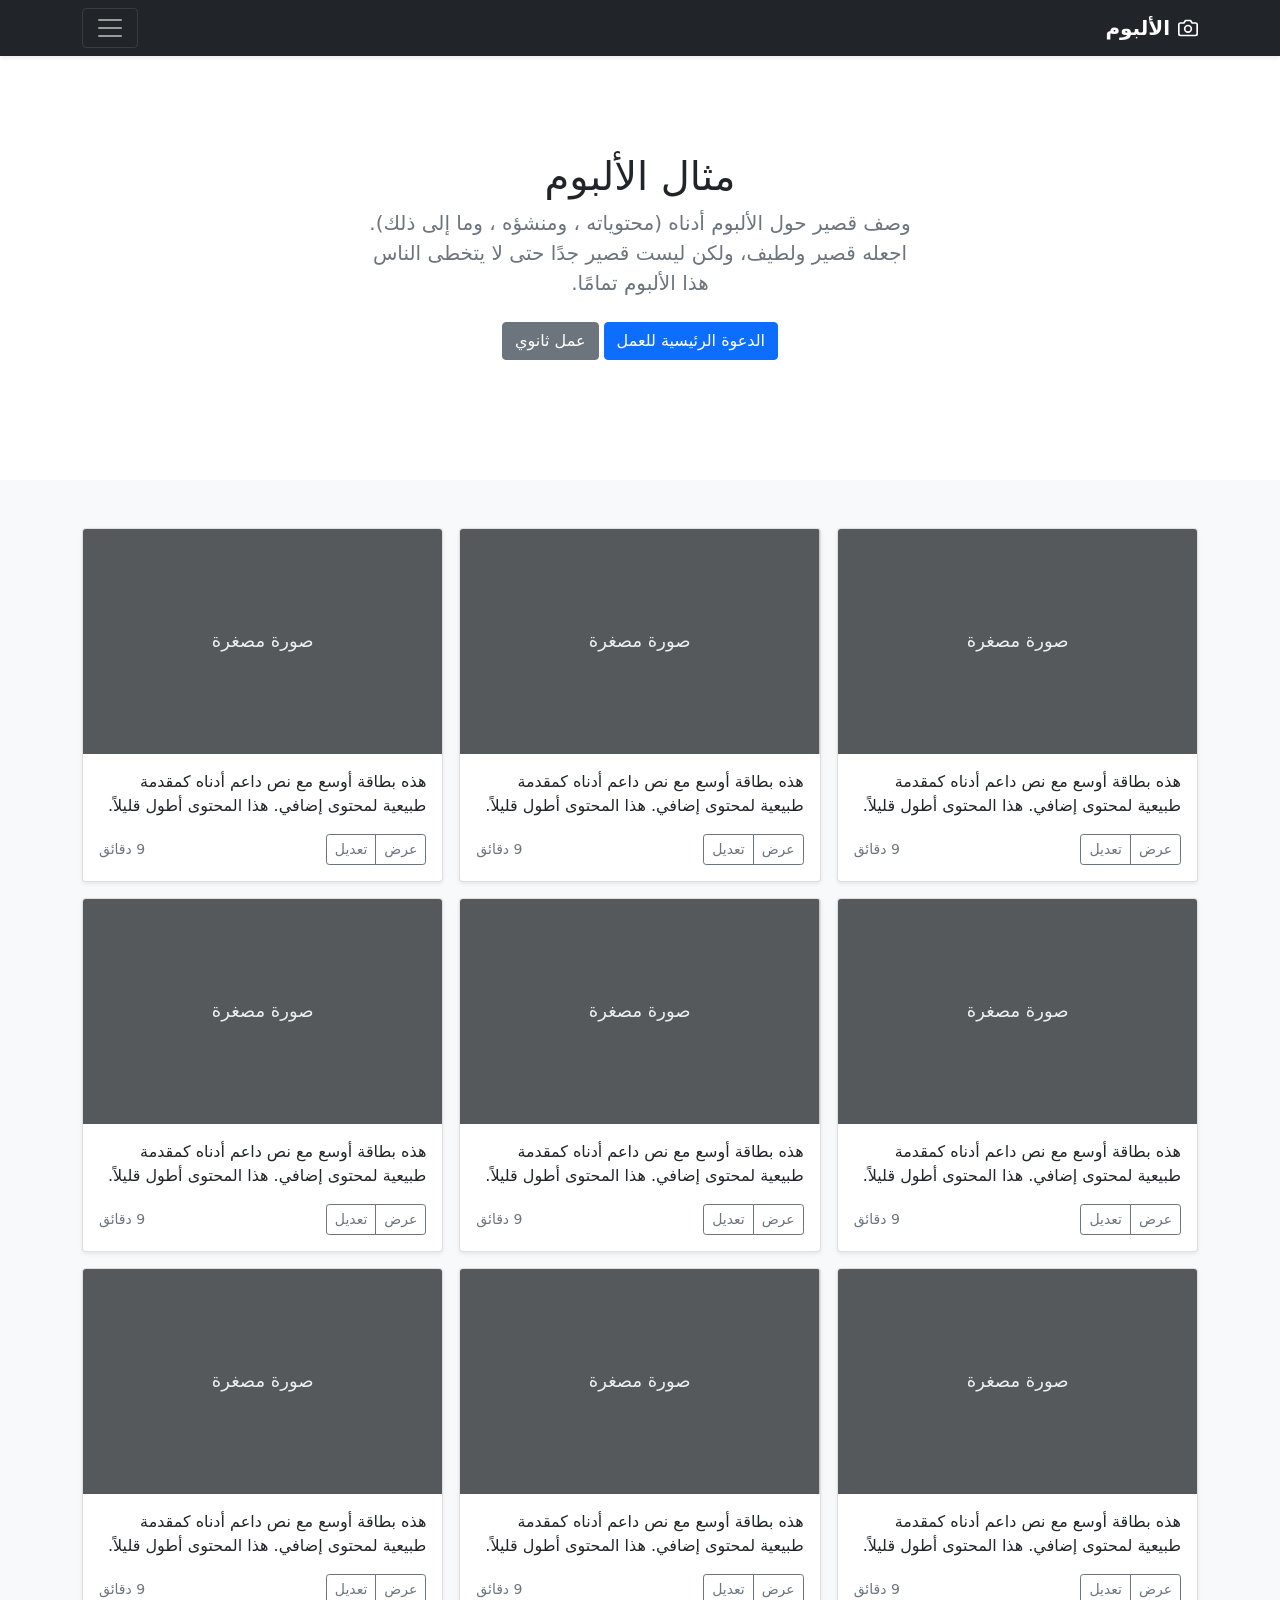
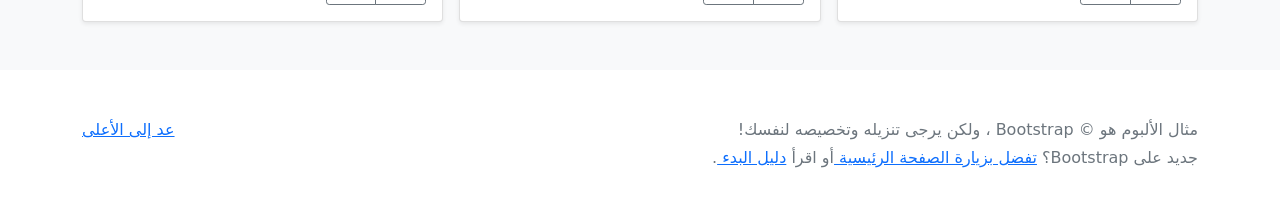
<file: bootstrap/bootstrap-5.1.3-examples/album-rtl/index.html>
<!doctype html>
<html lang="ar" dir="rtl">
  <head>
    <meta charset="utf-8">
    <meta name="viewport" content="width=device-width, initial-scale=1">
    <meta name="description" content="">
    <meta name="author" content="Mark Otto, Jacob Thornton, and Bootstrap contributors">
    <meta name="generator" content="Hugo 0.88.1">
    <title>مثال الألبوم · Bootstrap v5.1</title>

    <link rel="canonical" href="https://getbootstrap.com/docs/5.1/examples/album-rtl/">

    

    <!-- Bootstrap core CSS -->
<link href="../assets/dist/css/bootstrap.rtl.min.css" rel="stylesheet">

    <style>
      .bd-placeholder-img {
        font-size: 1.125rem;
        text-anchor: middle;
        -webkit-user-select: none;
        -moz-user-select: none;
        user-select: none;
      }

      @media (min-width: 768px) {
        .bd-placeholder-img-lg {
          font-size: 3.5rem;
        }
      }
    </style>

    
  </head>
  <body>
    
<header>
  <div class="collapse bg-dark" id="navbarHeader">
    <div class="container">
      <div class="row">
        <div class="col-sm-8 col-md-7 py-4">
          <h4 class="text-white">حول</h4>
          <p class="text-muted">أضف بعض المعلومات حول الألبوم، المؤلف، أو أي سياق خلفية آخر. اجعلها بضع جمل حتى يتمكن الزوار من التقاط بعض التلميحات المفيدة. ثم اربطها ببعض مواقع التواصل الاجتماعي أو معلومات الاتصال.</p>
        </div>
        <div class="col-sm-4 offset-md-1 py-4">
          <h4 class="text-white">تواصل معي</h4>
          <ul class="list-unstyled">
            <li><a href="#" class="text-white">تابعني على تويتر</a></li>
            <li><a href="#" class="text-white">شاركني الإعجاب في فيسبوك</a></li>
            <li><a href="#" class="text-white">راسلني على البريد الإلكتروني</a></li>
          </ul>
        </div>
      </div>
    </div>
  </div>
  <div class="navbar navbar-dark bg-dark shadow-sm">
    <div class="container">
      <a href="#" class="navbar-brand d-flex align-items-center">
        <svg xmlns="http://www.w3.org/2000/svg" width="20" height="20" fill="none" stroke="currentColor" stroke-linecap="round" stroke-linejoin="round" stroke-width="2" aria-hidden="true" class="me-2" viewBox="0 0 24 24"><path d="M23 19a2 2 0 0 1-2 2H3a2 2 0 0 1-2-2V8a2 2 0 0 1 2-2h4l2-3h6l2 3h4a2 2 0 0 1 2 2z"/><circle cx="12" cy="13" r="4"/></svg>
        <strong>الألبوم</strong>
      </a>
      <button class="navbar-toggler" type="button" data-bs-toggle="collapse" data-bs-target="#navbarHeader" aria-controls="navbarHeader" aria-expanded="false" aria-label="تبديل التنقل">
        <span class="navbar-toggler-icon"></span>
      </button>
    </div>
  </div>
</header>

<main>

  <section class="py-5 text-center container">
    <div class="row py-lg-5">
      <div class="col-lg-6 col-md-8 mx-auto">
        <h1 class="fw-light">مثال الألبوم</h1>
        <p class="lead text-muted">وصف قصير حول الألبوم أدناه (محتوياته ، ومنشؤه ، وما إلى ذلك). اجعله قصير ولطيف، ولكن ليست قصير جدًا حتى لا يتخطى الناس هذا الألبوم تمامًا.</p>
        <p>
          <a href="#" class="btn btn-primary my-2">الدعوة الرئيسية للعمل</a>
          <a href="#" class="btn btn-secondary my-2">عمل ثانوي</a>
        </p>
      </div>
    </div>
  </section>

  <div class="album py-5 bg-light">
    <div class="container">

      <div class="row row-cols-1 row-cols-sm-2 row-cols-md-3 g-3">
        <div class="col">
          <div class="card shadow-sm">
            <svg class="bd-placeholder-img card-img-top" width="100%" height="225" xmlns="http://www.w3.org/2000/svg" role="img" aria-label="Placeholder: صورة مصغرة" preserveAspectRatio="xMidYMid slice" focusable="false"><title>Placeholder</title><rect width="100%" height="100%" fill="#55595c"/><text x="50%" y="50%" fill="#eceeef" dy=".3em">صورة مصغرة</text></svg>

            <div class="card-body">
              <p class="card-text">هذه بطاقة أوسع مع نص داعم أدناه كمقدمة طبيعية لمحتوى إضافي. هذا المحتوى أطول قليلاً.</p>
              <div class="d-flex justify-content-between align-items-center">
                <div class="btn-group">
                  <button type="button" class="btn btn-sm btn-outline-secondary">عرض</button>
                  <button type="button" class="btn btn-sm btn-outline-secondary">تعديل</button>
                </div>
                <small class="text-muted">9 دقائق</small>
              </div>
            </div>
          </div>
        </div>
        <div class="col">
          <div class="card shadow-sm">
            <svg class="bd-placeholder-img card-img-top" width="100%" height="225" xmlns="http://www.w3.org/2000/svg" role="img" aria-label="Placeholder: صورة مصغرة" preserveAspectRatio="xMidYMid slice" focusable="false"><title>Placeholder</title><rect width="100%" height="100%" fill="#55595c"/><text x="50%" y="50%" fill="#eceeef" dy=".3em">صورة مصغرة</text></svg>

            <div class="card-body">
              <p class="card-text">هذه بطاقة أوسع مع نص داعم أدناه كمقدمة طبيعية لمحتوى إضافي. هذا المحتوى أطول قليلاً.</p>
              <div class="d-flex justify-content-between align-items-center">
                <div class="btn-group">
                  <button type="button" class="btn btn-sm btn-outline-secondary">عرض</button>
                  <button type="button" class="btn btn-sm btn-outline-secondary">تعديل</button>
                </div>
                <small class="text-muted">9 دقائق</small>
              </div>
            </div>
          </div>
        </div>
        <div class="col">
          <div class="card shadow-sm">
            <svg class="bd-placeholder-img card-img-top" width="100%" height="225" xmlns="http://www.w3.org/2000/svg" role="img" aria-label="Placeholder: صورة مصغرة" preserveAspectRatio="xMidYMid slice" focusable="false"><title>Placeholder</title><rect width="100%" height="100%" fill="#55595c"/><text x="50%" y="50%" fill="#eceeef" dy=".3em">صورة مصغرة</text></svg>

            <div class="card-body">
              <p class="card-text">هذه بطاقة أوسع مع نص داعم أدناه كمقدمة طبيعية لمحتوى إضافي. هذا المحتوى أطول قليلاً.</p>
              <div class="d-flex justify-content-between align-items-center">
                <div class="btn-group">
                  <button type="button" class="btn btn-sm btn-outline-secondary">عرض</button>
                  <button type="button" class="btn btn-sm btn-outline-secondary">تعديل</button>
                </div>
                <small class="text-muted">9 دقائق</small>
              </div>
            </div>
          </div>
        </div>

        <div class="col">
          <div class="card shadow-sm">
            <svg class="bd-placeholder-img card-img-top" width="100%" height="225" xmlns="http://www.w3.org/2000/svg" role="img" aria-label="Placeholder: صورة مصغرة" preserveAspectRatio="xMidYMid slice" focusable="false"><title>Placeholder</title><rect width="100%" height="100%" fill="#55595c"/><text x="50%" y="50%" fill="#eceeef" dy=".3em">صورة مصغرة</text></svg>

            <div class="card-body">
              <p class="card-text">هذه بطاقة أوسع مع نص داعم أدناه كمقدمة طبيعية لمحتوى إضافي. هذا المحتوى أطول قليلاً.</p>
              <div class="d-flex justify-content-between align-items-center">
                <div class="btn-group">
                  <button type="button" class="btn btn-sm btn-outline-secondary">عرض</button>
                  <button type="button" class="btn btn-sm btn-outline-secondary">تعديل</button>
                </div>
                <small class="text-muted">9 دقائق</small>
              </div>
            </div>
          </div>
        </div>
        <div class="col">
          <div class="card shadow-sm">
            <svg class="bd-placeholder-img card-img-top" width="100%" height="225" xmlns="http://www.w3.org/2000/svg" role="img" aria-label="Placeholder: صورة مصغرة" preserveAspectRatio="xMidYMid slice" focusable="false"><title>Placeholder</title><rect width="100%" height="100%" fill="#55595c"/><text x="50%" y="50%" fill="#eceeef" dy=".3em">صورة مصغرة</text></svg>

            <div class="card-body">
              <p class="card-text">هذه بطاقة أوسع مع نص داعم أدناه كمقدمة طبيعية لمحتوى إضافي. هذا المحتوى أطول قليلاً.</p>
              <div class="d-flex justify-content-between align-items-center">
                <div class="btn-group">
                  <button type="button" class="btn btn-sm btn-outline-secondary">عرض</button>
                  <button type="button" class="btn btn-sm btn-outline-secondary">تعديل</button>
                </div>
                <small class="text-muted">9 دقائق</small>
              </div>
            </div>
          </div>
        </div>
        <div class="col">
          <div class="card shadow-sm">
            <svg class="bd-placeholder-img card-img-top" width="100%" height="225" xmlns="http://www.w3.org/2000/svg" role="img" aria-label="Placeholder: صورة مصغرة" preserveAspectRatio="xMidYMid slice" focusable="false"><title>Placeholder</title><rect width="100%" height="100%" fill="#55595c"/><text x="50%" y="50%" fill="#eceeef" dy=".3em">صورة مصغرة</text></svg>

            <div class="card-body">
              <p class="card-text">هذه بطاقة أوسع مع نص داعم أدناه كمقدمة طبيعية لمحتوى إضافي. هذا المحتوى أطول قليلاً.</p>
              <div class="d-flex justify-content-between align-items-center">
                <div class="btn-group">
                  <button type="button" class="btn btn-sm btn-outline-secondary">عرض</button>
                  <button type="button" class="btn btn-sm btn-outline-secondary">تعديل</button>
                </div>
                <small class="text-muted">9 دقائق</small>
              </div>
            </div>
          </div>
        </div>

        <div class="col">
          <div class="card shadow-sm">
            <svg class="bd-placeholder-img card-img-top" width="100%" height="225" xmlns="http://www.w3.org/2000/svg" role="img" aria-label="Placeholder: صورة مصغرة" preserveAspectRatio="xMidYMid slice" focusable="false"><title>Placeholder</title><rect width="100%" height="100%" fill="#55595c"/><text x="50%" y="50%" fill="#eceeef" dy=".3em">صورة مصغرة</text></svg>

            <div class="card-body">
              <p class="card-text">هذه بطاقة أوسع مع نص داعم أدناه كمقدمة طبيعية لمحتوى إضافي. هذا المحتوى أطول قليلاً.</p>
              <div class="d-flex justify-content-between align-items-center">
                <div class="btn-group">
                  <button type="button" class="btn btn-sm btn-outline-secondary">عرض</button>
                  <button type="button" class="btn btn-sm btn-outline-secondary">تعديل</button>
                </div>
                <small class="text-muted">9 دقائق</small>
              </div>
            </div>
          </div>
        </div>
        <div class="col">
          <div class="card shadow-sm">
            <svg class="bd-placeholder-img card-img-top" width="100%" height="225" xmlns="http://www.w3.org/2000/svg" role="img" aria-label="Placeholder: صورة مصغرة" preserveAspectRatio="xMidYMid slice" focusable="false"><title>Placeholder</title><rect width="100%" height="100%" fill="#55595c"/><text x="50%" y="50%" fill="#eceeef" dy=".3em">صورة مصغرة</text></svg>

            <div class="card-body">
              <p class="card-text">هذه بطاقة أوسع مع نص داعم أدناه كمقدمة طبيعية لمحتوى إضافي. هذا المحتوى أطول قليلاً.</p>
              <div class="d-flex justify-content-between align-items-center">
                <div class="btn-group">
                  <button type="button" class="btn btn-sm btn-outline-secondary">عرض</button>
                  <button type="button" class="btn btn-sm btn-outline-secondary">تعديل</button>
                </div>
                <small class="text-muted">9 دقائق</small>
              </div>
            </div>
          </div>
        </div>
        <div class="col">
          <div class="card shadow-sm">
            <svg class="bd-placeholder-img card-img-top" width="100%" height="225" xmlns="http://www.w3.org/2000/svg" role="img" aria-label="Placeholder: صورة مصغرة" preserveAspectRatio="xMidYMid slice" focusable="false"><title>Placeholder</title><rect width="100%" height="100%" fill="#55595c"/><text x="50%" y="50%" fill="#eceeef" dy=".3em">صورة مصغرة</text></svg>

            <div class="card-body">
              <p class="card-text">هذه بطاقة أوسع مع نص داعم أدناه كمقدمة طبيعية لمحتوى إضافي. هذا المحتوى أطول قليلاً.</p>
              <div class="d-flex justify-content-between align-items-center">
                <div class="btn-group">
                  <button type="button" class="btn btn-sm btn-outline-secondary">عرض</button>
                  <button type="button" class="btn btn-sm btn-outline-secondary">تعديل</button>
                </div>
                <small class="text-muted">9 دقائق</small>
              </div>
            </div>
          </div>
        </div>
      </div>
    </div>
  </div>

</main>

<footer class="text-muted py-5">
  <div class="container">
    <p class="float-end mb-1">
      <a href="#">عد إلى الأعلى</a>
    </p>
    <p class="mb-1">مثال الألبوم هو © Bootstrap ، ولكن يرجى تنزيله وتخصيصه لنفسك!</p>
    <p class="mb-0">جديد على Bootstrap؟ <a href="/"> تفضل بزيارة الصفحة الرئيسية </a> أو اقرأ <a href="../getting-started/introduction/ "> دليل البدء </a>.</p>
  </div>
</footer>


    <script src="../assets/dist/js/bootstrap.bundle.min.js"></script>

      
  </body>
</html>
</file>
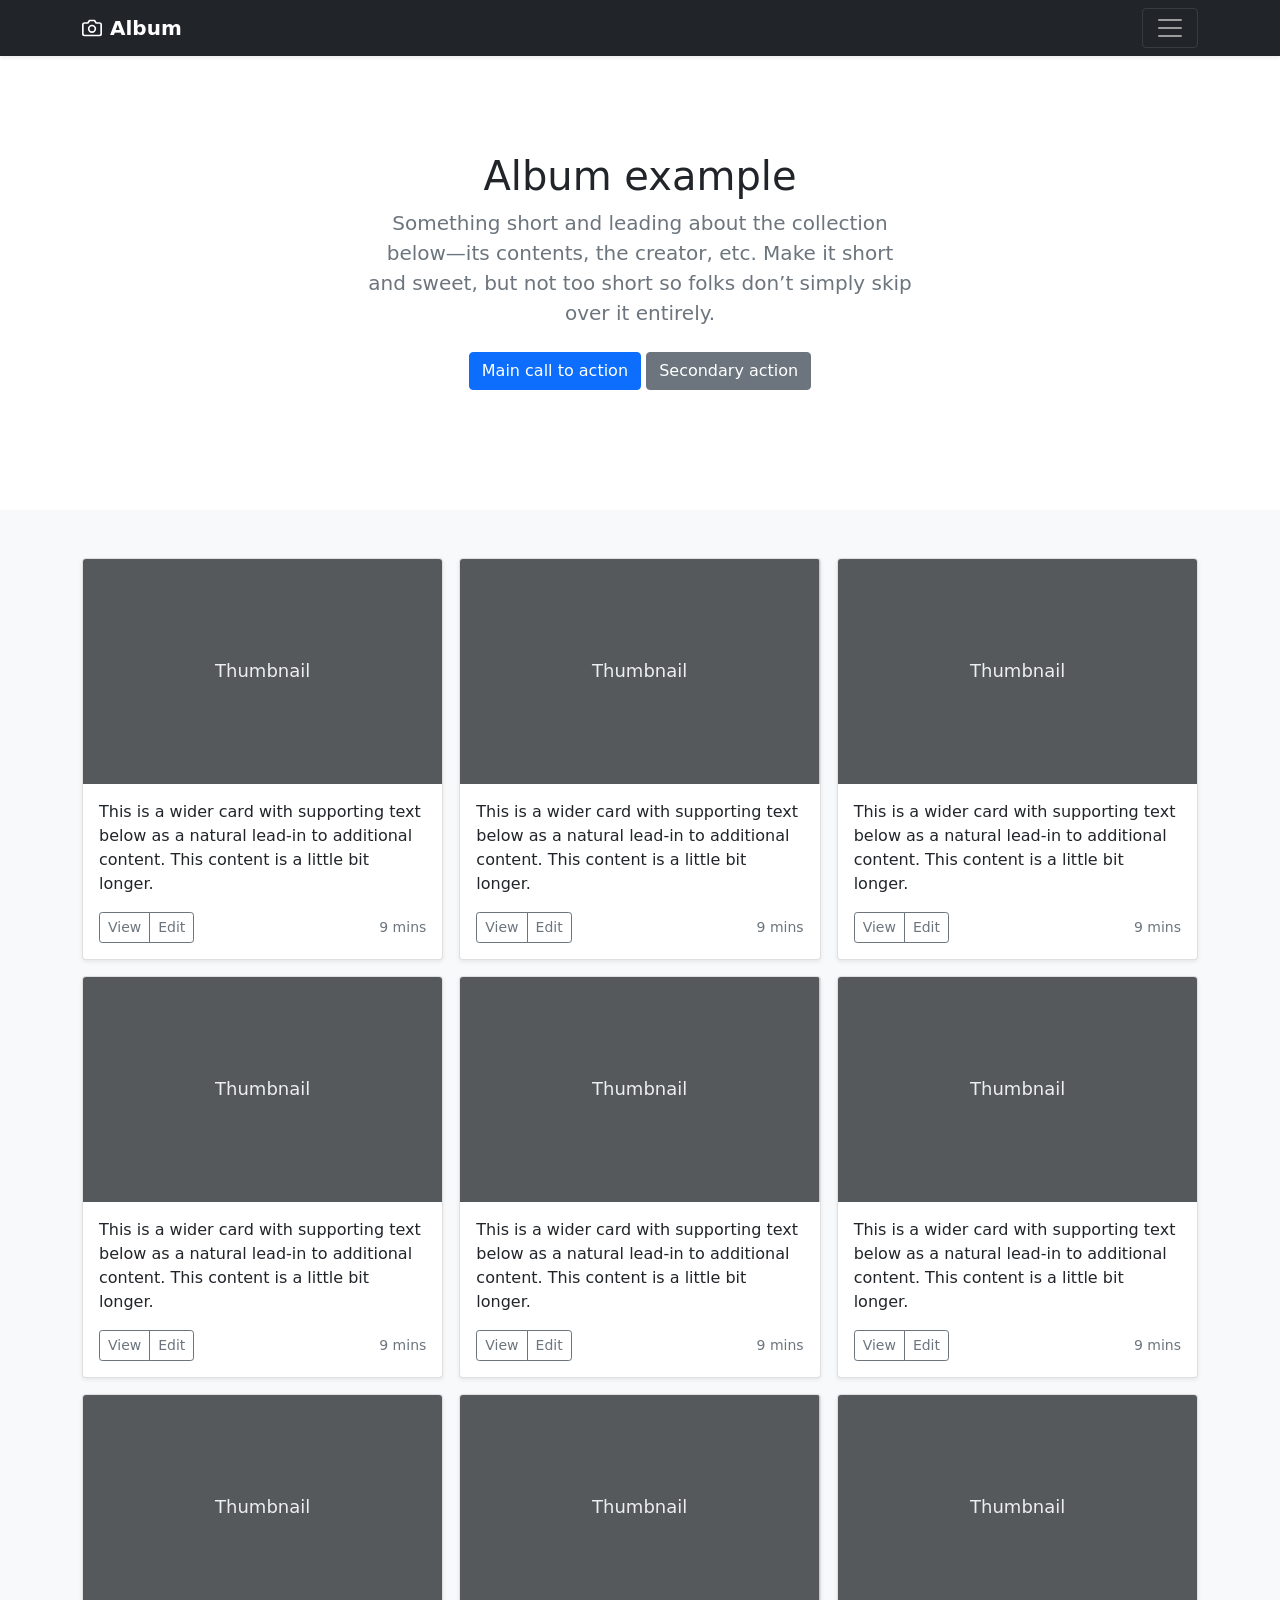
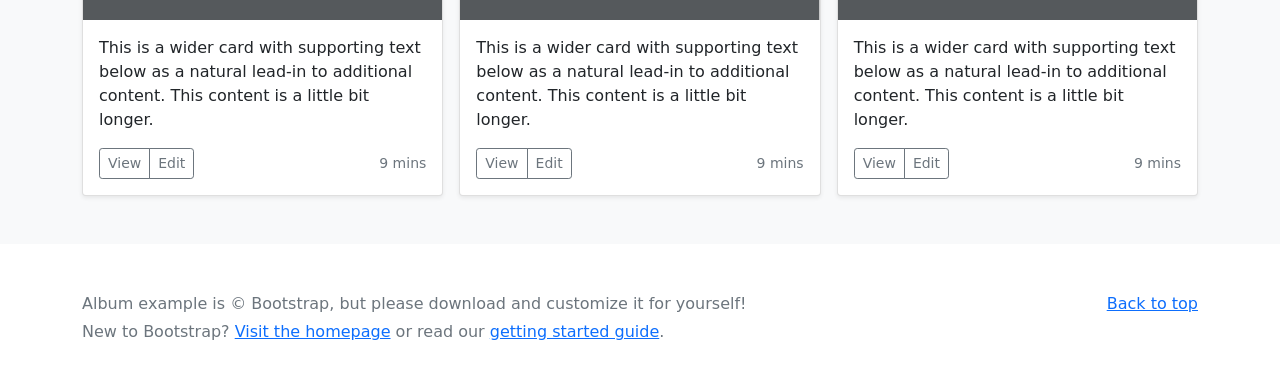
<file: bootstrap/bootstrap-5.1.3-examples/album/index.html>
<!doctype html>
<html lang="en">
  <head>
    <meta charset="utf-8">
    <meta name="viewport" content="width=device-width, initial-scale=1">
    <meta name="description" content="">
    <meta name="author" content="Mark Otto, Jacob Thornton, and Bootstrap contributors">
    <meta name="generator" content="Hugo 0.88.1">
    <title>Album example · Bootstrap v5.1</title>

    <link rel="canonical" href="https://getbootstrap.com/docs/5.1/examples/album/">

    

    <!-- Bootstrap core CSS -->
<link href="../assets/dist/css/bootstrap.min.css" rel="stylesheet">

    <style>
      .bd-placeholder-img {
        font-size: 1.125rem;
        text-anchor: middle;
        -webkit-user-select: none;
        -moz-user-select: none;
        user-select: none;
      }

      @media (min-width: 768px) {
        .bd-placeholder-img-lg {
          font-size: 3.5rem;
        }
      }
    </style>

    
  </head>
  <body>
    
<header>
  <div class="collapse bg-dark" id="navbarHeader">
    <div class="container">
      <div class="row">
        <div class="col-sm-8 col-md-7 py-4">
          <h4 class="text-white">About</h4>
          <p class="text-muted">Add some information about the album below, the author, or any other background context. Make it a few sentences long so folks can pick up some informative tidbits. Then, link them off to some social networking sites or contact information.</p>
        </div>
        <div class="col-sm-4 offset-md-1 py-4">
          <h4 class="text-white">Contact</h4>
          <ul class="list-unstyled">
            <li><a href="#" class="text-white">Follow on Twitter</a></li>
            <li><a href="#" class="text-white">Like on Facebook</a></li>
            <li><a href="#" class="text-white">Email me</a></li>
          </ul>
        </div>
      </div>
    </div>
  </div>
  <div class="navbar navbar-dark bg-dark shadow-sm">
    <div class="container">
      <a href="#" class="navbar-brand d-flex align-items-center">
        <svg xmlns="http://www.w3.org/2000/svg" width="20" height="20" fill="none" stroke="currentColor" stroke-linecap="round" stroke-linejoin="round" stroke-width="2" aria-hidden="true" class="me-2" viewBox="0 0 24 24"><path d="M23 19a2 2 0 0 1-2 2H3a2 2 0 0 1-2-2V8a2 2 0 0 1 2-2h4l2-3h6l2 3h4a2 2 0 0 1 2 2z"/><circle cx="12" cy="13" r="4"/></svg>
        <strong>Album</strong>
      </a>
      <button class="navbar-toggler" type="button" data-bs-toggle="collapse" data-bs-target="#navbarHeader" aria-controls="navbarHeader" aria-expanded="false" aria-label="Toggle navigation">
        <span class="navbar-toggler-icon"></span>
      </button>
    </div>
  </div>
</header>

<main>

  <section class="py-5 text-center container">
    <div class="row py-lg-5">
      <div class="col-lg-6 col-md-8 mx-auto">
        <h1 class="fw-light">Album example</h1>
        <p class="lead text-muted">Something short and leading about the collection below—its contents, the creator, etc. Make it short and sweet, but not too short so folks don’t simply skip over it entirely.</p>
        <p>
          <a href="#" class="btn btn-primary my-2">Main call to action</a>
          <a href="#" class="btn btn-secondary my-2">Secondary action</a>
        </p>
      </div>
    </div>
  </section>

  <div class="album py-5 bg-light">
    <div class="container">

      <div class="row row-cols-1 row-cols-sm-2 row-cols-md-3 g-3">
        <div class="col">
          <div class="card shadow-sm">
            <svg class="bd-placeholder-img card-img-top" width="100%" height="225" xmlns="http://www.w3.org/2000/svg" role="img" aria-label="Placeholder: Thumbnail" preserveAspectRatio="xMidYMid slice" focusable="false"><title>Placeholder</title><rect width="100%" height="100%" fill="#55595c"/><text x="50%" y="50%" fill="#eceeef" dy=".3em">Thumbnail</text></svg>

            <div class="card-body">
              <p class="card-text">This is a wider card with supporting text below as a natural lead-in to additional content. This content is a little bit longer.</p>
              <div class="d-flex justify-content-between align-items-center">
                <div class="btn-group">
                  <button type="button" class="btn btn-sm btn-outline-secondary">View</button>
                  <button type="button" class="btn btn-sm btn-outline-secondary">Edit</button>
                </div>
                <small class="text-muted">9 mins</small>
              </div>
            </div>
          </div>
        </div>
        <div class="col">
          <div class="card shadow-sm">
            <svg class="bd-placeholder-img card-img-top" width="100%" height="225" xmlns="http://www.w3.org/2000/svg" role="img" aria-label="Placeholder: Thumbnail" preserveAspectRatio="xMidYMid slice" focusable="false"><title>Placeholder</title><rect width="100%" height="100%" fill="#55595c"/><text x="50%" y="50%" fill="#eceeef" dy=".3em">Thumbnail</text></svg>

            <div class="card-body">
              <p class="card-text">This is a wider card with supporting text below as a natural lead-in to additional content. This content is a little bit longer.</p>
              <div class="d-flex justify-content-between align-items-center">
                <div class="btn-group">
                  <button type="button" class="btn btn-sm btn-outline-secondary">View</button>
                  <button type="button" class="btn btn-sm btn-outline-secondary">Edit</button>
                </div>
                <small class="text-muted">9 mins</small>
              </div>
            </div>
          </div>
        </div>
        <div class="col">
          <div class="card shadow-sm">
            <svg class="bd-placeholder-img card-img-top" width="100%" height="225" xmlns="http://www.w3.org/2000/svg" role="img" aria-label="Placeholder: Thumbnail" preserveAspectRatio="xMidYMid slice" focusable="false"><title>Placeholder</title><rect width="100%" height="100%" fill="#55595c"/><text x="50%" y="50%" fill="#eceeef" dy=".3em">Thumbnail</text></svg>

            <div class="card-body">
              <p class="card-text">This is a wider card with supporting text below as a natural lead-in to additional content. This content is a little bit longer.</p>
              <div class="d-flex justify-content-between align-items-center">
                <div class="btn-group">
                  <button type="button" class="btn btn-sm btn-outline-secondary">View</button>
                  <button type="button" class="btn btn-sm btn-outline-secondary">Edit</button>
                </div>
                <small class="text-muted">9 mins</small>
              </div>
            </div>
          </div>
        </div>

        <div class="col">
          <div class="card shadow-sm">
            <svg class="bd-placeholder-img card-img-top" width="100%" height="225" xmlns="http://www.w3.org/2000/svg" role="img" aria-label="Placeholder: Thumbnail" preserveAspectRatio="xMidYMid slice" focusable="false"><title>Placeholder</title><rect width="100%" height="100%" fill="#55595c"/><text x="50%" y="50%" fill="#eceeef" dy=".3em">Thumbnail</text></svg>

            <div class="card-body">
              <p class="card-text">This is a wider card with supporting text below as a natural lead-in to additional content. This content is a little bit longer.</p>
              <div class="d-flex justify-content-between align-items-center">
                <div class="btn-group">
                  <button type="button" class="btn btn-sm btn-outline-secondary">View</button>
                  <button type="button" class="btn btn-sm btn-outline-secondary">Edit</button>
                </div>
                <small class="text-muted">9 mins</small>
              </div>
            </div>
          </div>
        </div>
        <div class="col">
          <div class="card shadow-sm">
            <svg class="bd-placeholder-img card-img-top" width="100%" height="225" xmlns="http://www.w3.org/2000/svg" role="img" aria-label="Placeholder: Thumbnail" preserveAspectRatio="xMidYMid slice" focusable="false"><title>Placeholder</title><rect width="100%" height="100%" fill="#55595c"/><text x="50%" y="50%" fill="#eceeef" dy=".3em">Thumbnail</text></svg>

            <div class="card-body">
              <p class="card-text">This is a wider card with supporting text below as a natural lead-in to additional content. This content is a little bit longer.</p>
              <div class="d-flex justify-content-between align-items-center">
                <div class="btn-group">
                  <button type="button" class="btn btn-sm btn-outline-secondary">View</button>
                  <button type="button" class="btn btn-sm btn-outline-secondary">Edit</button>
                </div>
                <small class="text-muted">9 mins</small>
              </div>
            </div>
          </div>
        </div>
        <div class="col">
          <div class="card shadow-sm">
            <svg class="bd-placeholder-img card-img-top" width="100%" height="225" xmlns="http://www.w3.org/2000/svg" role="img" aria-label="Placeholder: Thumbnail" preserveAspectRatio="xMidYMid slice" focusable="false"><title>Placeholder</title><rect width="100%" height="100%" fill="#55595c"/><text x="50%" y="50%" fill="#eceeef" dy=".3em">Thumbnail</text></svg>

            <div class="card-body">
              <p class="card-text">This is a wider card with supporting text below as a natural lead-in to additional content. This content is a little bit longer.</p>
              <div class="d-flex justify-content-between align-items-center">
                <div class="btn-group">
                  <button type="button" class="btn btn-sm btn-outline-secondary">View</button>
                  <button type="button" class="btn btn-sm btn-outline-secondary">Edit</button>
                </div>
                <small class="text-muted">9 mins</small>
              </div>
            </div>
          </div>
        </div>

        <div class="col">
          <div class="card shadow-sm">
            <svg class="bd-placeholder-img card-img-top" width="100%" height="225" xmlns="http://www.w3.org/2000/svg" role="img" aria-label="Placeholder: Thumbnail" preserveAspectRatio="xMidYMid slice" focusable="false"><title>Placeholder</title><rect width="100%" height="100%" fill="#55595c"/><text x="50%" y="50%" fill="#eceeef" dy=".3em">Thumbnail</text></svg>

            <div class="card-body">
              <p class="card-text">This is a wider card with supporting text below as a natural lead-in to additional content. This content is a little bit longer.</p>
              <div class="d-flex justify-content-between align-items-center">
                <div class="btn-group">
                  <button type="button" class="btn btn-sm btn-outline-secondary">View</button>
                  <button type="button" class="btn btn-sm btn-outline-secondary">Edit</button>
                </div>
                <small class="text-muted">9 mins</small>
              </div>
            </div>
          </div>
        </div>
        <div class="col">
          <div class="card shadow-sm">
            <svg class="bd-placeholder-img card-img-top" width="100%" height="225" xmlns="http://www.w3.org/2000/svg" role="img" aria-label="Placeholder: Thumbnail" preserveAspectRatio="xMidYMid slice" focusable="false"><title>Placeholder</title><rect width="100%" height="100%" fill="#55595c"/><text x="50%" y="50%" fill="#eceeef" dy=".3em">Thumbnail</text></svg>

            <div class="card-body">
              <p class="card-text">This is a wider card with supporting text below as a natural lead-in to additional content. This content is a little bit longer.</p>
              <div class="d-flex justify-content-between align-items-center">
                <div class="btn-group">
                  <button type="button" class="btn btn-sm btn-outline-secondary">View</button>
                  <button type="button" class="btn btn-sm btn-outline-secondary">Edit</button>
                </div>
                <small class="text-muted">9 mins</small>
              </div>
            </div>
          </div>
        </div>
        <div class="col">
          <div class="card shadow-sm">
            <svg class="bd-placeholder-img card-img-top" width="100%" height="225" xmlns="http://www.w3.org/2000/svg" role="img" aria-label="Placeholder: Thumbnail" preserveAspectRatio="xMidYMid slice" focusable="false"><title>Placeholder</title><rect width="100%" height="100%" fill="#55595c"/><text x="50%" y="50%" fill="#eceeef" dy=".3em">Thumbnail</text></svg>

            <div class="card-body">
              <p class="card-text">This is a wider card with supporting text below as a natural lead-in to additional content. This content is a little bit longer.</p>
              <div class="d-flex justify-content-between align-items-center">
                <div class="btn-group">
                  <button type="button" class="btn btn-sm btn-outline-secondary">View</button>
                  <button type="button" class="btn btn-sm btn-outline-secondary">Edit</button>
                </div>
                <small class="text-muted">9 mins</small>
              </div>
            </div>
          </div>
        </div>
      </div>
    </div>
  </div>

</main>

<footer class="text-muted py-5">
  <div class="container">
    <p class="float-end mb-1">
      <a href="#">Back to top</a>
    </p>
    <p class="mb-1">Album example is &copy; Bootstrap, but please download and customize it for yourself!</p>
    <p class="mb-0">New to Bootstrap? <a href="/">Visit the homepage</a> or read our <a href="../getting-started/introduction/">getting started guide</a>.</p>
  </div>
</footer>


    <script src="../assets/dist/js/bootstrap.bundle.min.js"></script>

      
  </body>
</html>
</file>
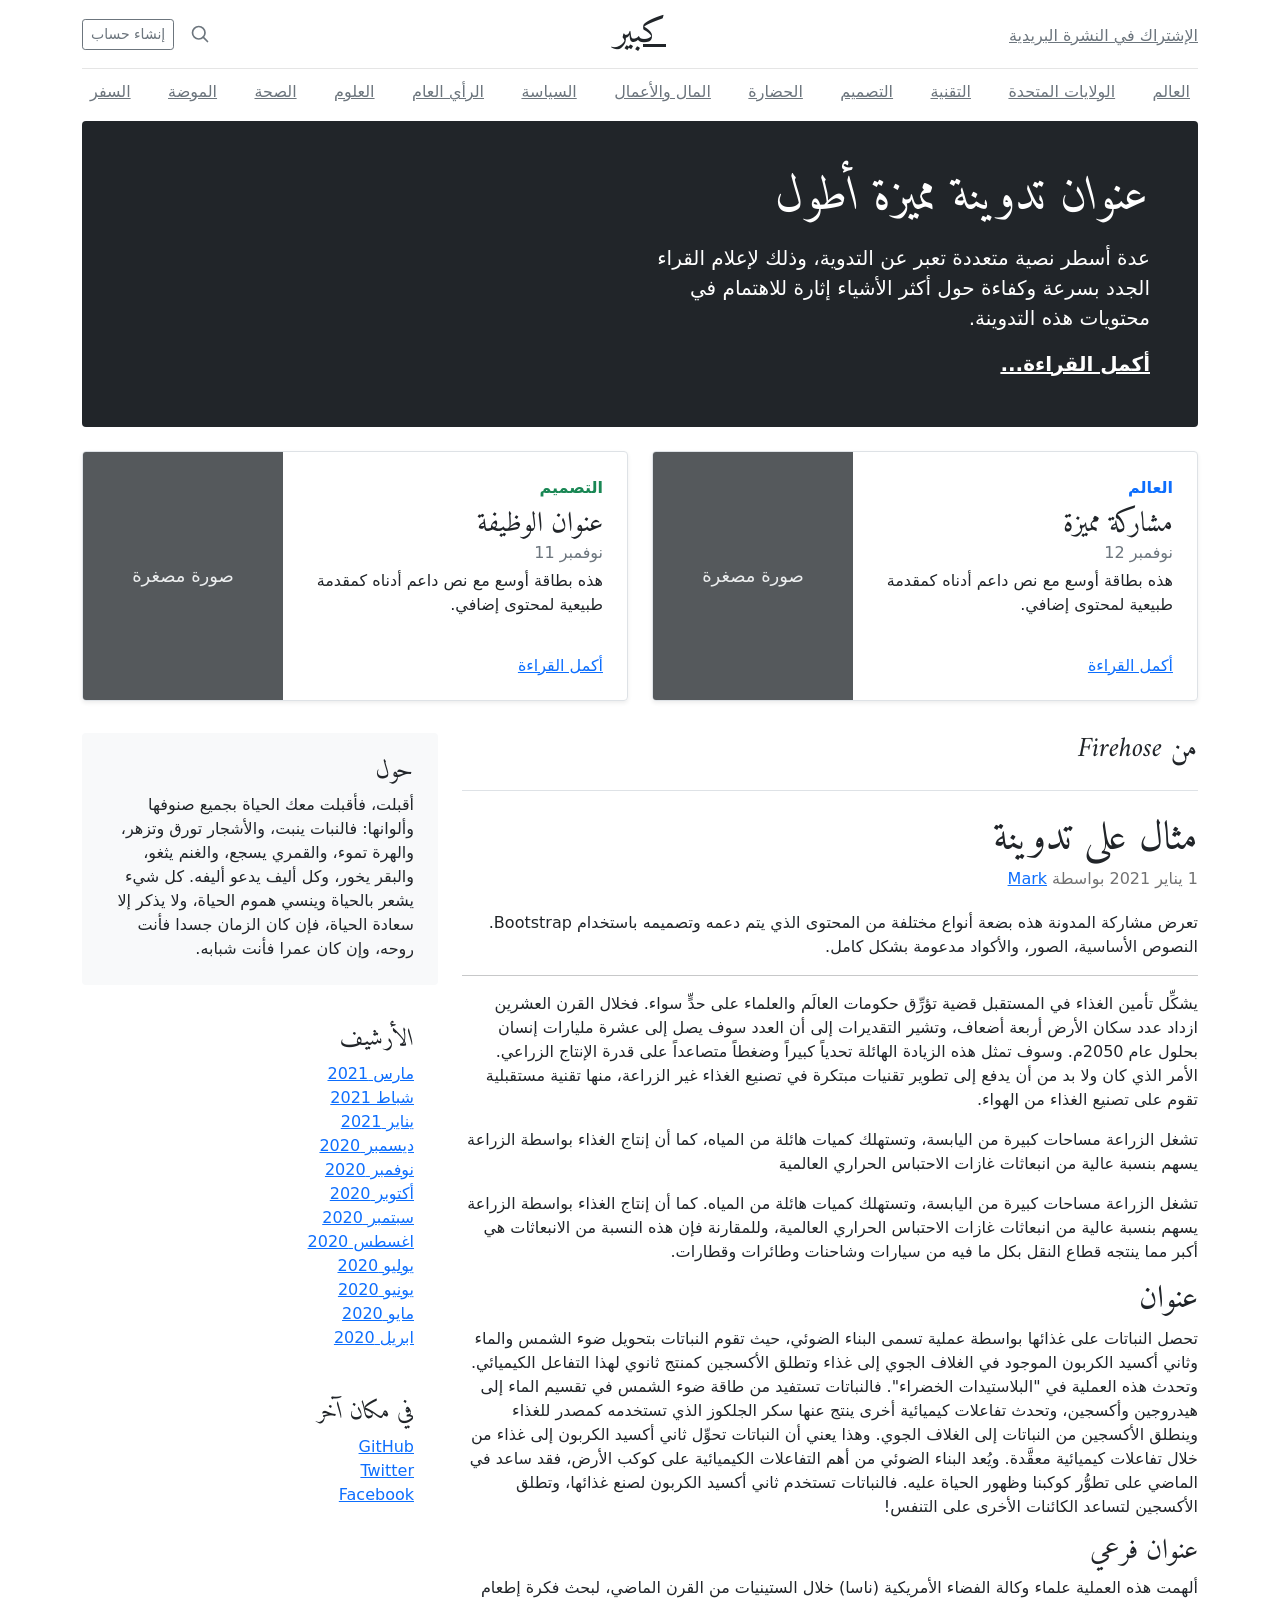
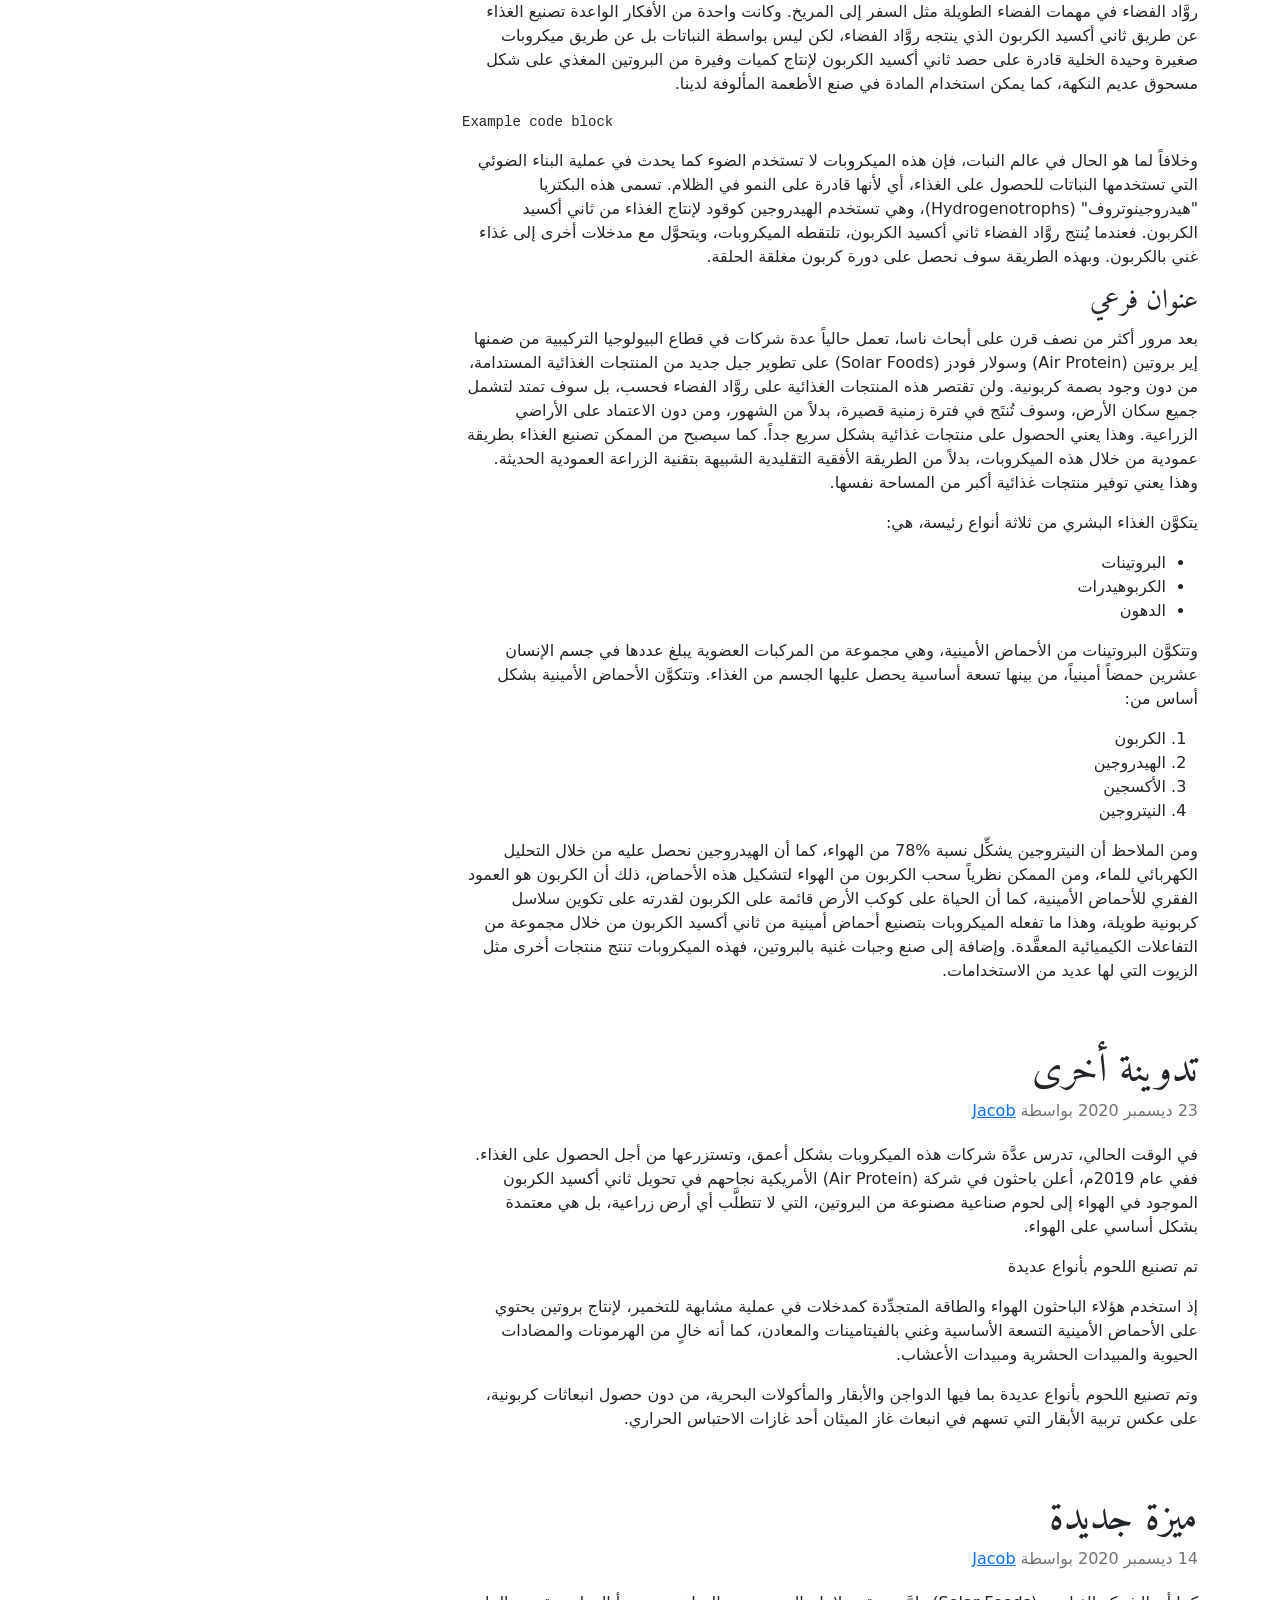
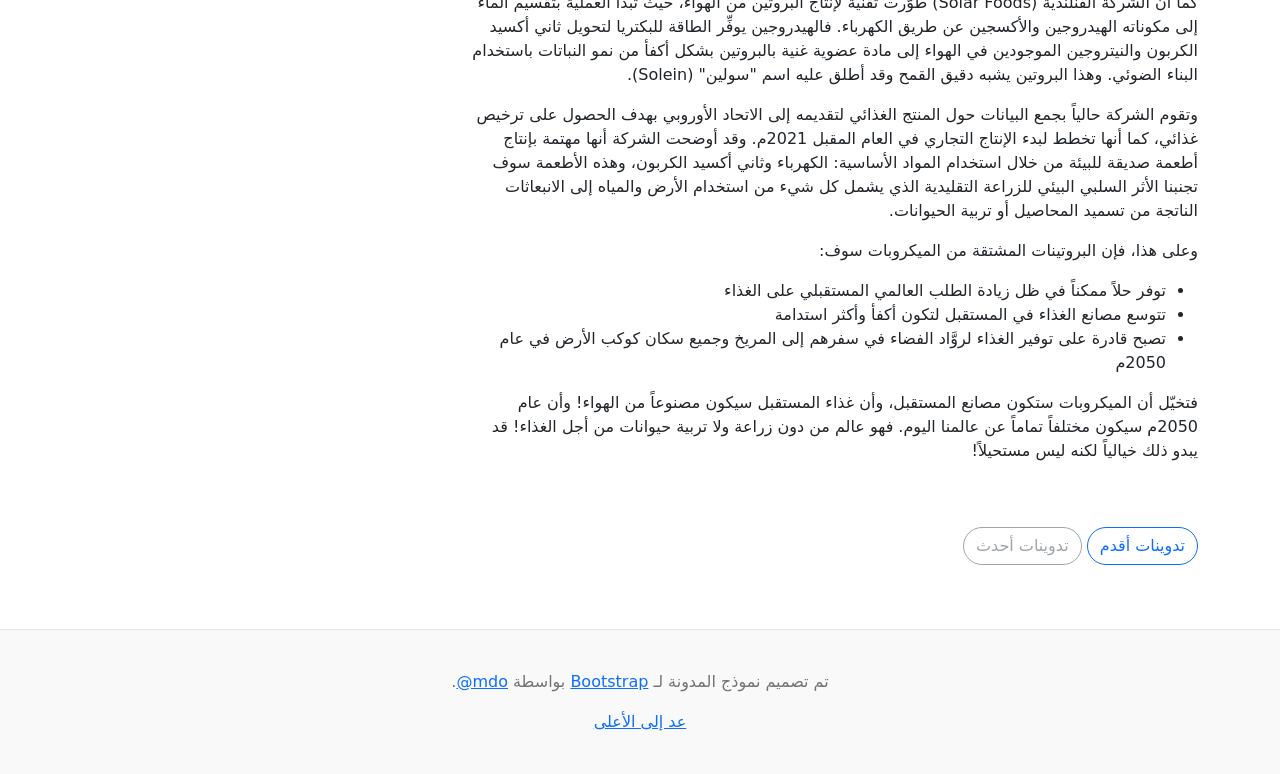
<file: bootstrap/bootstrap-5.1.3-examples/blog-rtl/index.html>
<!doctype html>
<html lang="ar" dir="rtl">
  <head>
    <meta charset="utf-8">
    <meta name="viewport" content="width=device-width, initial-scale=1">
    <meta name="description" content="">
    <meta name="author" content="Mark Otto, Jacob Thornton, and Bootstrap contributors">
    <meta name="generator" content="Hugo 0.88.1">
    <title>قالب المدونة · Bootstrap v5.1</title>

    <link rel="canonical" href="https://getbootstrap.com/docs/5.1/examples/blog-rtl/">

    

    <!-- Bootstrap core CSS -->
<link href="../assets/dist/css/bootstrap.rtl.min.css" rel="stylesheet">

    <style>
      .bd-placeholder-img {
        font-size: 1.125rem;
        text-anchor: middle;
        -webkit-user-select: none;
        -moz-user-select: none;
        user-select: none;
      }

      @media (min-width: 768px) {
        .bd-placeholder-img-lg {
          font-size: 3.5rem;
        }
      }
    </style>

    
    <!-- Custom styles for this template -->
    <link href="https://fonts.googleapis.com/css?family=Amiri:wght@400;700&amp;display=swap" rel="stylesheet">
    <!-- Custom styles for this template -->
    <link href="../blog/blog.rtl.css" rel="stylesheet">
  </head>
  <body>
    
<div class="container">
  <header class="blog-header py-3">
    <div class="row flex-nowrap justify-content-between align-items-center">
      <div class="col-4 pt-1">
        <a class="link-secondary" href="#">الإشتراك في النشرة البريدية</a>
      </div>
      <div class="col-4 text-center">
        <a class="blog-header-logo text-dark" href="#">كبير</a>
      </div>
      <div class="col-4 d-flex justify-content-end align-items-center">
        <a class="link-secondary" href="#" aria-label="بحث">
          <svg xmlns="http://www.w3.org/2000/svg" width="20" height="20" fill="none" stroke="currentColor" stroke-linecap="round" stroke-linejoin="round" stroke-width="2" class="mx-3" role="img" viewBox="0 0 24 24"><title>بحث</title><circle cx="10.5" cy="10.5" r="7.5"/><path d="M21 21l-5.2-5.2"/></svg>
        </a>
        <a class="btn btn-sm btn-outline-secondary" href="#">إنشاء حساب</a>
      </div>
    </div>
  </header>

  <div class="nav-scroller py-1 mb-2">
    <nav class="nav d-flex justify-content-between">
      <a class="p-2 link-secondary" href="#">العالم</a>
      <a class="p-2 link-secondary" href="#">الولايات المتحدة</a>
      <a class="p-2 link-secondary" href="#">التقنية</a>
      <a class="p-2 link-secondary" href="#">التصميم</a>
      <a class="p-2 link-secondary" href="#">الحضارة</a>
      <a class="p-2 link-secondary" href="#">المال والأعمال</a>
      <a class="p-2 link-secondary" href="#">السياسة</a>
      <a class="p-2 link-secondary" href="#">الرأي العام</a>
      <a class="p-2 link-secondary" href="#">العلوم</a>
      <a class="p-2 link-secondary" href="#">الصحة</a>
      <a class="p-2 link-secondary" href="#">الموضة</a>
      <a class="p-2 link-secondary" href="#">السفر</a>
    </nav>
  </div>
</div>

<main class="container">
  <div class="p-4 p-md-5 mb-4 text-white rounded bg-dark">
    <div class="col-md-6 px-0">
      <h1 class="display-4 fst-italic">عنوان تدوينة مميزة أطول</h1>
      <p class="lead my-3">عدة أسطر نصية متعددة تعبر عن التدوية، وذلك لإعلام القراء الجدد بسرعة وكفاءة حول أكثر الأشياء إثارة للاهتمام في محتويات هذه التدوينة.</p>
      <p class="lead mb-0"><a href="#" class="text-white fw-bold">أكمل القراءة...</a></p>
    </div>
  </div>

  <div class="row mb-2">
    <div class="col-md-6">
      <div class="row g-0 border rounded overflow-hidden flex-md-row mb-4 shadow-sm h-md-250 position-relative">
        <div class="col p-4 d-flex flex-column position-static">
          <strong class="d-inline-block mb-2 text-primary">العالم</strong>
          <h3 class="mb-0">مشاركة مميزة</h3>
          <div class="mb-1 text-muted">نوفمبر 12</div>
          <p class="card-text mb-auto">هذه بطاقة أوسع مع نص داعم أدناه كمقدمة طبيعية لمحتوى إضافي.</p>
          <a href="#" class="stretched-link">أكمل القراءة</a>
        </div>
        <div class="col-auto d-none d-lg-block">
          <svg class="bd-placeholder-img" width="200" height="250" xmlns="http://www.w3.org/2000/svg" role="img" aria-label="Placeholder: صورة مصغرة" preserveAspectRatio="xMidYMid slice" focusable="false"><title>Placeholder</title><rect width="100%" height="100%" fill="#55595c"/><text x="50%" y="50%" fill="#eceeef" dy=".3em">صورة مصغرة</text></svg>

        </div>
      </div>
    </div>
    <div class="col-md-6">
      <div class="row g-0 border rounded overflow-hidden flex-md-row mb-4 shadow-sm h-md-250 position-relative">
        <div class="col p-4 d-flex flex-column position-static">
          <strong class="d-inline-block mb-2 text-success">التصميم</strong>
          <h3 class="mb-0">عنوان الوظيفة</h3>
          <div class="mb-1 text-muted">نوفمبر 11</div>
          <p class="mb-auto">هذه بطاقة أوسع مع نص داعم أدناه كمقدمة طبيعية لمحتوى إضافي.</p>
          <a href="#" class="stretched-link">أكمل القراءة</a>
        </div>
        <div class="col-auto d-none d-lg-block">
          <svg class="bd-placeholder-img" width="200" height="250" xmlns="http://www.w3.org/2000/svg" role="img" aria-label="Placeholder: صورة مصغرة" preserveAspectRatio="xMidYMid slice" focusable="false"><title>Placeholder</title><rect width="100%" height="100%" fill="#55595c"/><text x="50%" y="50%" fill="#eceeef" dy=".3em">صورة مصغرة</text></svg>

        </div>
      </div>
    </div>
  </div>

  <div class="row">
    <div class="col-md-8">
      <h3 class="pb-4 mb-4 fst-italic border-bottom">
        من Firehose
      </h3>

      <article class="blog-post">
        <h2 class="blog-post-title">مثال على تدوينة</h2>
        <p class="blog-post-meta">1 يناير 2021 بواسطة <a href="#"> Mark </a></p>

        <p>تعرض مشاركة المدونة هذه بضعة أنواع مختلفة من المحتوى الذي يتم دعمه وتصميمه باستخدام Bootstrap. النصوص الأساسية، الصور، والأكواد مدعومة بشكل كامل.</p>
        <hr>
        <p>يشكِّل تأمين الغذاء في المستقبل قضية تؤرِّق حكومات العالَم والعلماء على حدٍّ سواء. فخلال القرن العشرين ازداد عدد سكان الأرض أربعة أضعاف، وتشير التقديرات إلى أن العدد سوف يصل إلى عشرة مليارات إنسان بحلول عام 2050م. وسوف تمثل هذه الزيادة الهائلة تحدياً كبيراً وضغطاً متصاعداً على قدرة الإنتاج الزراعي. الأمر الذي كان ولا بد من أن يدفع إلى تطوير تقنيات مبتكرة في تصنيع الغذاء غير الزراعة، منها تقنية مستقبلية تقوم على تصنيع الغذاء من الهواء.</p>
        <blockquote>
          <p>تشغل الزراعة مساحات كبيرة من اليابسة، وتستهلك كميات هائلة من المياه، كما أن إنتاج الغذاء بواسطة الزراعة يسهم بنسبة عالية من انبعاثات غازات الاحتباس الحراري العالمية</p>
        </blockquote>
        <p>تشغل الزراعة مساحات كبيرة من اليابسة، وتستهلك كميات هائلة من المياه. كما أن إنتاج الغذاء بواسطة الزراعة يسهم بنسبة عالية من انبعاثات غازات الاحتباس الحراري العالمية، وللمقارنة فإن هذه النسبة من الانبعاثات هي أكبر مما ينتجه قطاع النقل بكل ما فيه من سيارات وشاحنات وطائرات وقطارات.</p>
        <h2>عنوان</h2>
        <p>تحصل النباتات على غذائها بواسطة عملية تسمى البناء الضوئي، حيث تقوم النباتات بتحويل ضوء الشمس والماء وثاني أكسيد الكربون الموجود في الغلاف الجوي إلى غذاء وتطلق الأكسجين كمنتج ثانوي لهذا التفاعل الكيميائي. وتحدث هذه العملية في "البلاستيدات الخضراء". فالنباتات تستفيد من طاقة ضوء الشمس في تقسيم الماء إلى هيدروجين وأكسجين، وتحدث تفاعلات كيميائية أخرى ينتج عنها سكر الجلكوز الذي تستخدمه كمصدر للغذاء وينطلق الأكسجين من النباتات إلى الغلاف الجوي. وهذا يعني أن النباتات تحوِّل ثاني أكسيد الكربون إلى غذاء من خلال تفاعلات كيميائية معقَّدة. ويُعد البناء الضوئي من أهم التفاعلات الكيميائية على كوكب الأرض، فقد ساعد في الماضي على تطوُّر كوكبنا وظهور الحياة عليه. فالنباتات تستخدم ثاني أكسيد الكربون لصنع غذائها، وتطلق الأكسجين لتساعد الكائنات الأخرى على التنفس!</p>
        <h3>عنوان فرعي</h3>
        <p>ألهمت هذه العملية علماء وكالة الفضاء الأمريكية (ناسا) خلال الستينيات من القرن الماضي، لبحث فكرة إطعام روَّاد الفضاء في مهمات الفضاء الطويلة مثل السفر إلى المريخ. وكانت واحدة من الأفكار الواعدة تصنيع الغذاء عن طريق ثاني أكسيد الكربون الذي ينتجه روَّاد الفضاء، لكن ليس بواسطة النباتات بل عن طريق ميكروبات صغيرة وحيدة الخلية قادرة على حصد ثاني أكسيد الكربون لإنتاج كميات وفيرة من البروتين المغذي على شكل مسحوق عديم النكهة، كما يمكن استخدام المادة في صنع الأطعمة المألوفة لدينا.</p>
        <pre><code>Example code block</code></pre>
        <p>وخلافاً لما هو الحال في عالم النبات، فإن هذه الميكروبات لا تستخدم الضوء كما يحدث في عملية البناء الضوئي التي تستخدمها النباتات للحصول على الغذاء، أي لأنها قادرة على النمو في الظلام. تسمى هذه البكتريا "هيدروجينوتروف" (Hydrogenotrophs)، وهي تستخدم الهيدروجين كوقود لإنتاج الغذاء من ثاني أكسيد الكربون. فعندما يُنتج روَّاد الفضاء ثاني أكسيد الكربون، تلتقطه الميكروبات، ويتحوَّل مع مدخلات أخرى إلى غذاء غني بالكربون. وبهذه الطريقة سوف نحصل على دورة كربون مغلقة الحلقة.</p>
        <h3>عنوان فرعي</h3>
        <p>بعد مرور أكثر من نصف قرن على أبحاث ناسا، تعمل حالياً عدة شركات في قطاع البيولوجيا التركيبية من ضمنها إير بروتين (Air Protein) وسولار فودز (Solar Foods) على تطوير جيل جديد من المنتجات الغذائية المستدامة، من دون وجود بصمة كربونية. ولن تقتصر هذه المنتجات الغذائية على روَّاد الفضاء فحسب، بل سوف تمتد لتشمل جميع سكان الأرض، وسوف تُنتَج في فترة زمنية قصيرة، بدلاً من الشهور، ومن دون الاعتماد على الأراضي الزراعية. وهذا يعني الحصول على منتجات غذائية بشكل سريع جداً. كما سيصبح من الممكن تصنيع الغذاء بطريقة عمودية من خلال هذه الميكروبات، بدلاً من الطريقة الأفقية التقليدية الشبيهة بتقنية الزراعة العمودية الحديثة. وهذا يعني توفير منتجات غذائية أكبر من المساحة نفسها.</p>
        <p>يتكوَّن الغذاء البشري من ثلاثة أنواع رئيسة، هي:</p>
        <ul>
          <li>البروتينات</li>
          <li>الكربوهيدرات</li>
          <li>الدهون</li>
        </ul>
        <p>وتتكوَّن البروتينات من الأحماض الأمينية، وهي مجموعة من المركبات العضوية يبلغ عددها في جسم الإنسان عشرين حمضاً أمينياً، من بينها تسعة أساسية يحصل عليها الجسم من الغذاء. وتتكوَّن الأحماض الأمينية بشكل أساس من:</p>
        <ol>
          <li>الكربون</li>
          <li>الهيدروجين</li>
          <li>الأكسجين</li>
          <li>النيتروجين</li>
        </ol>
        <p>ومن الملاحظ أن النيتروجين يشكِّل نسبة %78 من الهواء، كما أن الهيدروجين نحصل عليه من خلال التحليل الكهربائي للماء، ومن الممكن نظرياً سحب الكربون من الهواء لتشكيل هذه الأحماض، ذلك أن الكربون هو العمود الفقري للأحماض الأمينية، كما أن الحياة على كوكب الأرض قائمة على الكربون لقدرته على تكوين سلاسل كربونية طويلة، وهذا ما تفعله الميكروبات بتصنيع أحماض أمينية من ثاني أكسيد الكربون من خلال مجموعة من التفاعلات الكيميائية المعقَّدة. وإضافة إلى صنع وجبات غنية بالبروتين، فهذه الميكروبات تنتج منتجات أخرى مثل الزيوت التي لها عديد من الاستخدامات.</p>
      </article>

      <article class="blog-post">
        <h2 class="blog-post-title">تدوينة أخرى</h2>
        <p class="blog-post-meta">23 ديسمبر 2020 بواسطة <a href="#">Jacob</a></p>

        <p>في الوقت الحالي، تدرس عدَّة شركات هذه الميكروبات بشكل أعمق، وتستزرعها من أجل الحصول على الغذاء. ففي عام 2019م، أعلن باحثون في شركة (Air Protein) الأمريكية نجاحهم في تحويل ثاني أكسيد الكربون الموجود في الهواء إلى لحوم صناعية مصنوعة من البروتين، التي لا تتطلَّب أي أرض زراعية، بل هي معتمدة بشكل أساسي على الهواء.</p>
        <blockquote>
          <p>تم تصنيع اللحوم بأنواع عديدة</p>
        </blockquote>
        <p>إذ استخدم هؤلاء الباحثون الهواء والطاقة المتجدِّدة كمدخلات في عملية مشابهة للتخمير، لإنتاج بروتين يحتوي على الأحماض الأمينية التسعة الأساسية وغني بالفيتامينات والمعادن، كما أنه خالٍ من الهرمونات والمضادات الحيوية والمبيدات الحشرية ومبيدات الأعشاب.</p>
        <p> وتم تصنيع اللحوم بأنواع عديدة بما فيها الدواجن والأبقار والمأكولات البحرية، من دون حصول انبعاثات كربونية، على عكس تربية الأبقار التي تسهم في انبعاث غاز الميثان أحد غازات الاحتباس الحراري.</p>
      </article>

      <article class="blog-post">
        <h2 class="blog-post-title">ميزة جديدة</h2>
        <p class="blog-post-meta">14 ديسمبر 2020 بواسطة <a href="#">Jacob</a></p>

        <p>كما أن الشركة الفنلندية (Solar Foods) طوَّرت تقنية لإنتاج البروتين من الهواء، حيث تبدأ العملية بتقسيم الماء إلى مكوناته الهيدروجين والأكسجين عن طريق الكهرباء. فالهيدروجين يوفِّر الطاقة للبكتريا لتحويل ثاني أكسيد الكربون والنيتروجين الموجودين في الهواء إلى مادة عضوية غنية بالبروتين بشكل أكفأ من نمو النباتات باستخدام البناء الضوئي. وهذا البروتين يشبه دقيق القمح وقد أطلق عليه اسم "سولين" (Solein).</p>
        <p>وتقوم الشركة حالياً بجمع البيانات حول المنتج الغذائي لتقديمه إلى الاتحاد الأوروبي بهدف الحصول على ترخيص غذائي، كما أنها تخطط لبدء الإنتاج التجاري في العام المقبل 2021م. وقد أوضحت الشركة أنها مهتمة بإنتاج أطعمة صديقة للبيئة من خلال استخدام المواد الأساسية: الكهرباء وثاني أكسيد الكربون، وهذه الأطعمة سوف تجنبنا الأثر السلبي البيئي للزراعة التقليدية الذي يشمل كل شيء من استخدام الأرض والمياه إلى الانبعاثات الناتجة من تسميد المحاصيل أو تربية الحيوانات.</p>
        <p>وعلى هذا، فإن البروتينات المشتقة من الميكروبات سوف:</p>
        <ul>
          <li>توفر حلاً ممكناً في ظل زيادة الطلب العالمي المستقبلي على الغذاء</li>
          <li>تتوسع مصانع الغذاء في المستقبل لتكون أكفأ وأكثر استدامة</li>
          <li>تصبح قادرة على توفير الغذاء لروَّاد الفضاء في سفرهم إلى المريخ وجميع سكان كوكب الأرض في عام 2050م</li>
        </ul>
        <p>فتخيّل أن الميكروبات ستكون مصانع المستقبل، وأن غذاء المستقبل سيكون مصنوعاً من الهواء! وأن عام 2050م سيكون مختلفاً تماماً عن عالمنا اليوم. فهو عالم من دون زراعة ولا تربية حيوانات من أجل الغذاء! قد يبدو ذلك خيالياً لكنه ليس مستحيلاً!</p>
      </article>

      <nav class="blog-pagination" aria-label="Pagination">
        <a class="btn btn-outline-primary" href="#">تدوينات أقدم</a>
        <a class="btn btn-outline-secondary disabled">تدوينات أحدث</a>
      </nav>

    </div>

    <div class="col-md-4">
      <div class="position-sticky" style="top: 2rem;">
        <div class="p-4 mb-3 bg-light rounded">
          <h4 class="fst-italic">حول</h4>
          <p class="mb-0">أقبلت، فأقبلت معك الحياة بجميع صنوفها وألوانها: فالنبات ينبت، والأشجار تورق وتزهر، والهرة تموء، والقمري يسجع، والغنم يثغو، والبقر يخور، وكل أليف يدعو أليفه. كل شيء يشعر بالحياة وينسي هموم الحياة، ولا يذكر إلا سعادة الحياة، فإن كان الزمان جسدا فأنت روحه، وإن كان عمرا فأنت شبابه.</p>
        </div>

        <div class="p-4">
          <h4 class="fst-italic">الأرشيف</h4>
          <ol class="list-unstyled mb-0">
            <li><a href="#">مارس 2021</a></li>
            <li><a href="#">شباط 2021</a></li>
            <li><a href="#">يناير 2021</a></li>
            <li><a href="#">ديسمبر 2020</a></li>
            <li><a href="#">نوفمبر 2020</a></li>
            <li><a href="#">أكتوبر 2020</a></li>
            <li><a href="#">سبتمبر 2020</a></li>
            <li><a href="#">اغسطس 2020</a></li>
            <li><a href="#">يوليو 2020</a></li>
            <li><a href="#">يونيو 2020</a></li>
            <li><a href="#">مايو 2020</a></li>
            <li><a href="#">ابريل 2020</a></li>
          </ol>
        </div>

        <div class="p-4">
          <h4 class="fst-italic">في مكان آخر</h4>
          <ol class="list-unstyled">
            <li><a href="#">GitHub</a></li>
            <li><a href="#">Twitter</a></li>
            <li><a href="#">Facebook</a></li>
          </ol>
        </div>
      </div>
    </div>
  </div>

</main>

<footer class="blog-footer">
  <p>تم تصميم نموذج المدونة لـ <a href="https://getbootstrap.com/">Bootstrap</a> بواسطة <a href="https://twitter.com/mdo"><bdi lang="en" dir="ltr">@mdo</bdi></a>.</p>
  <p>
    <a href="#">عد إلى الأعلى</a>
  </p>
</footer>


    
  </body>
</html>
</file>
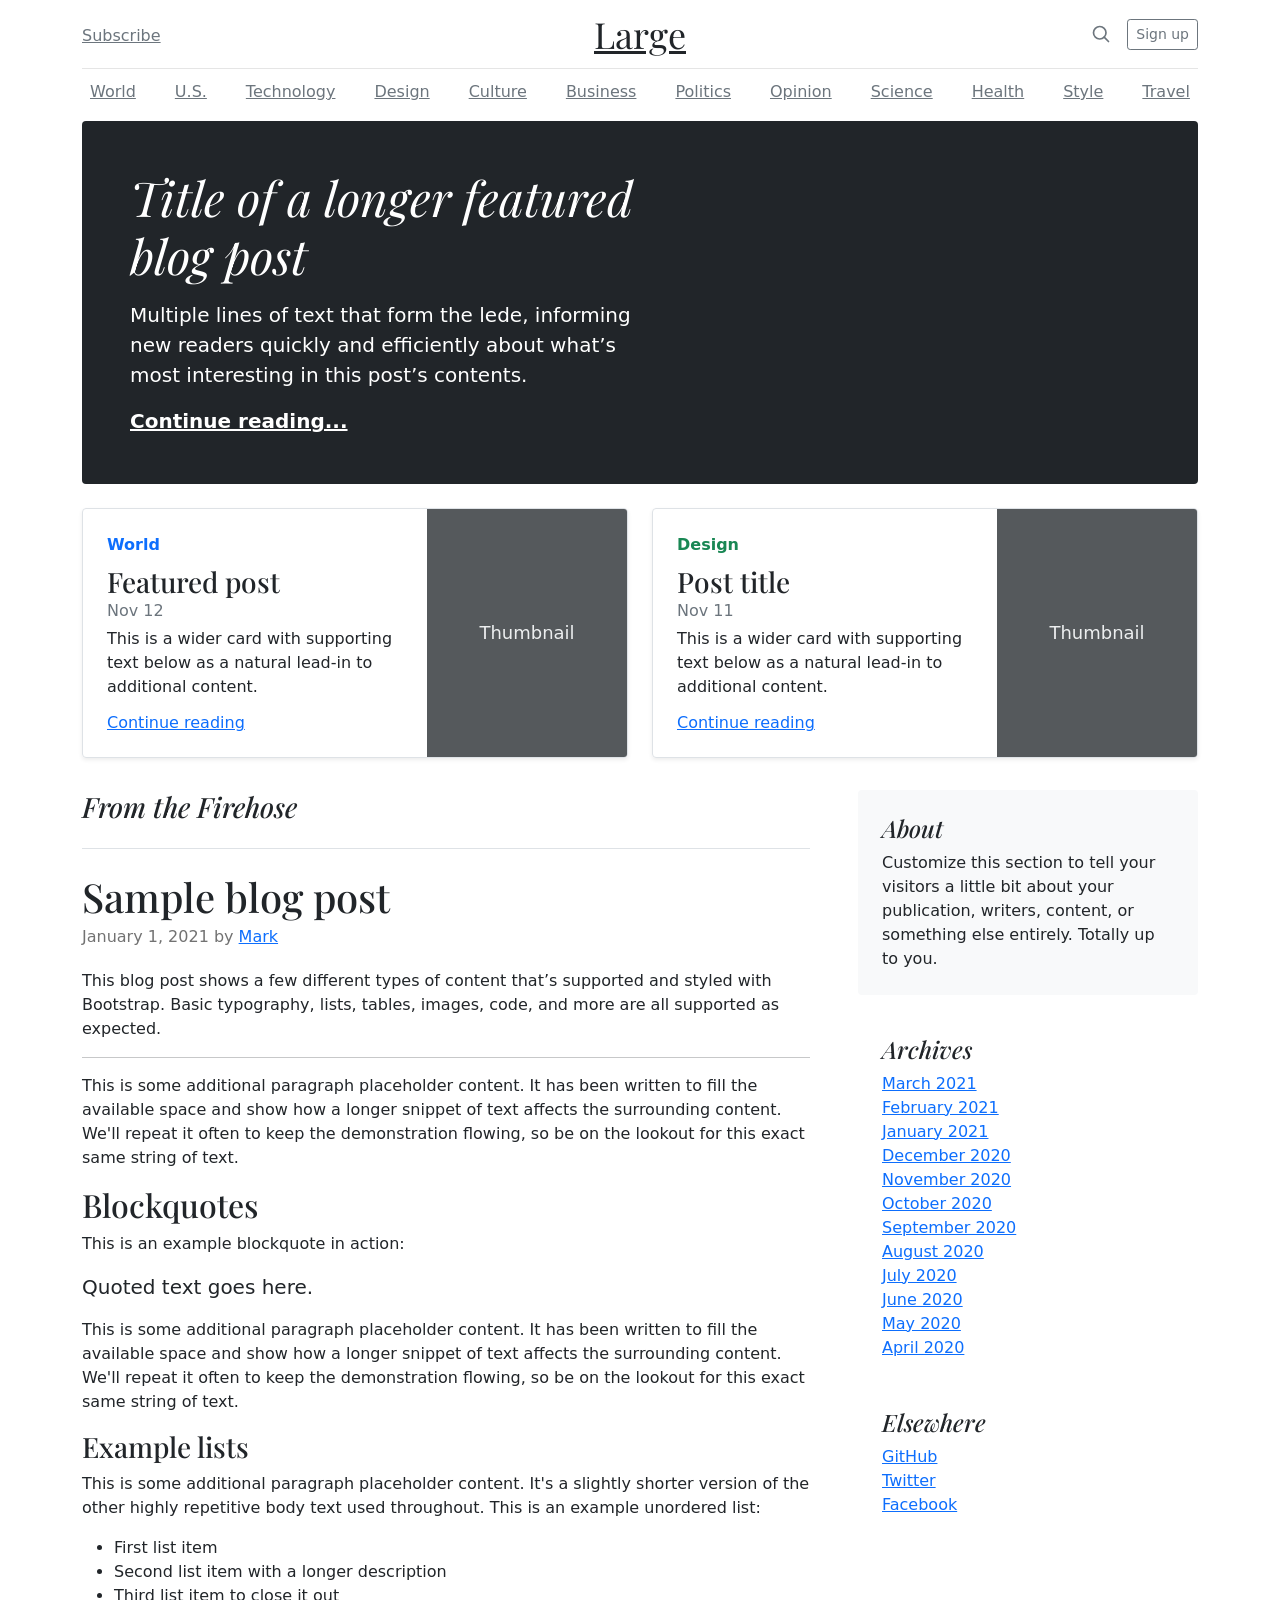
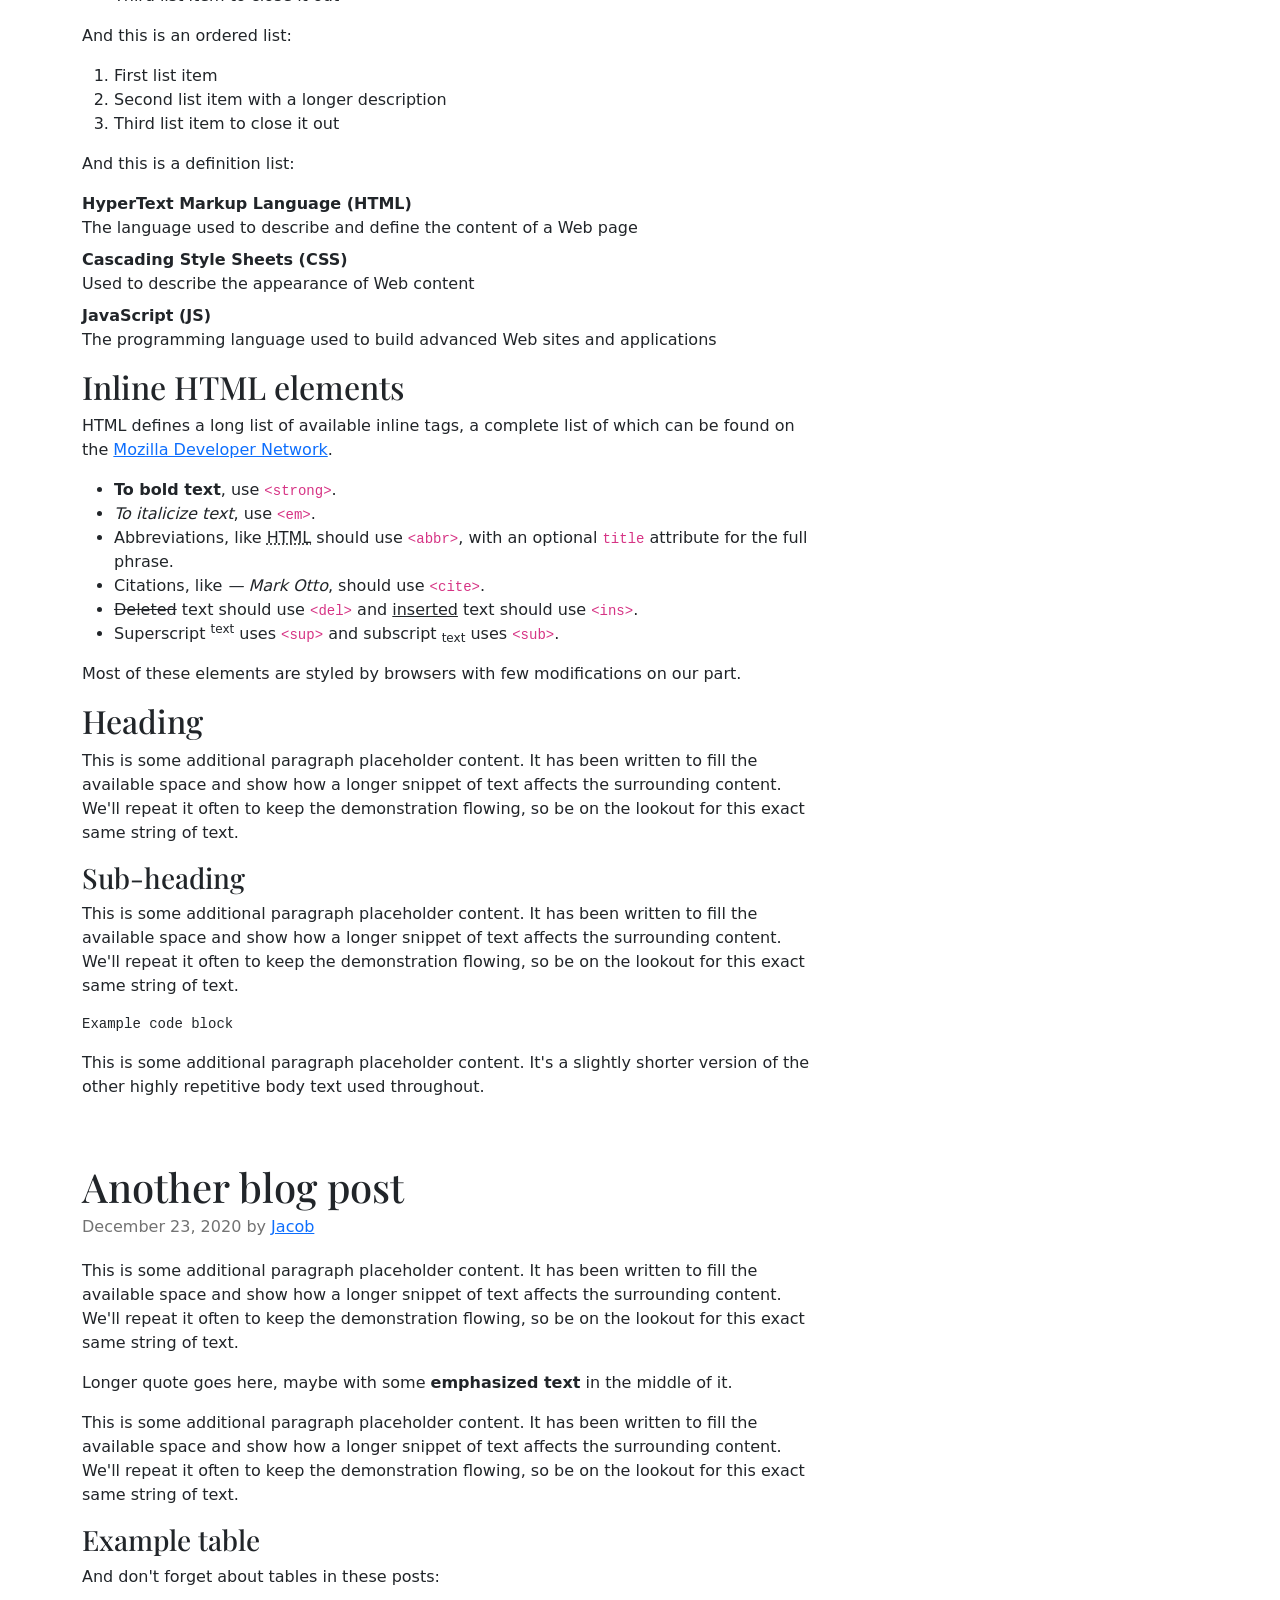
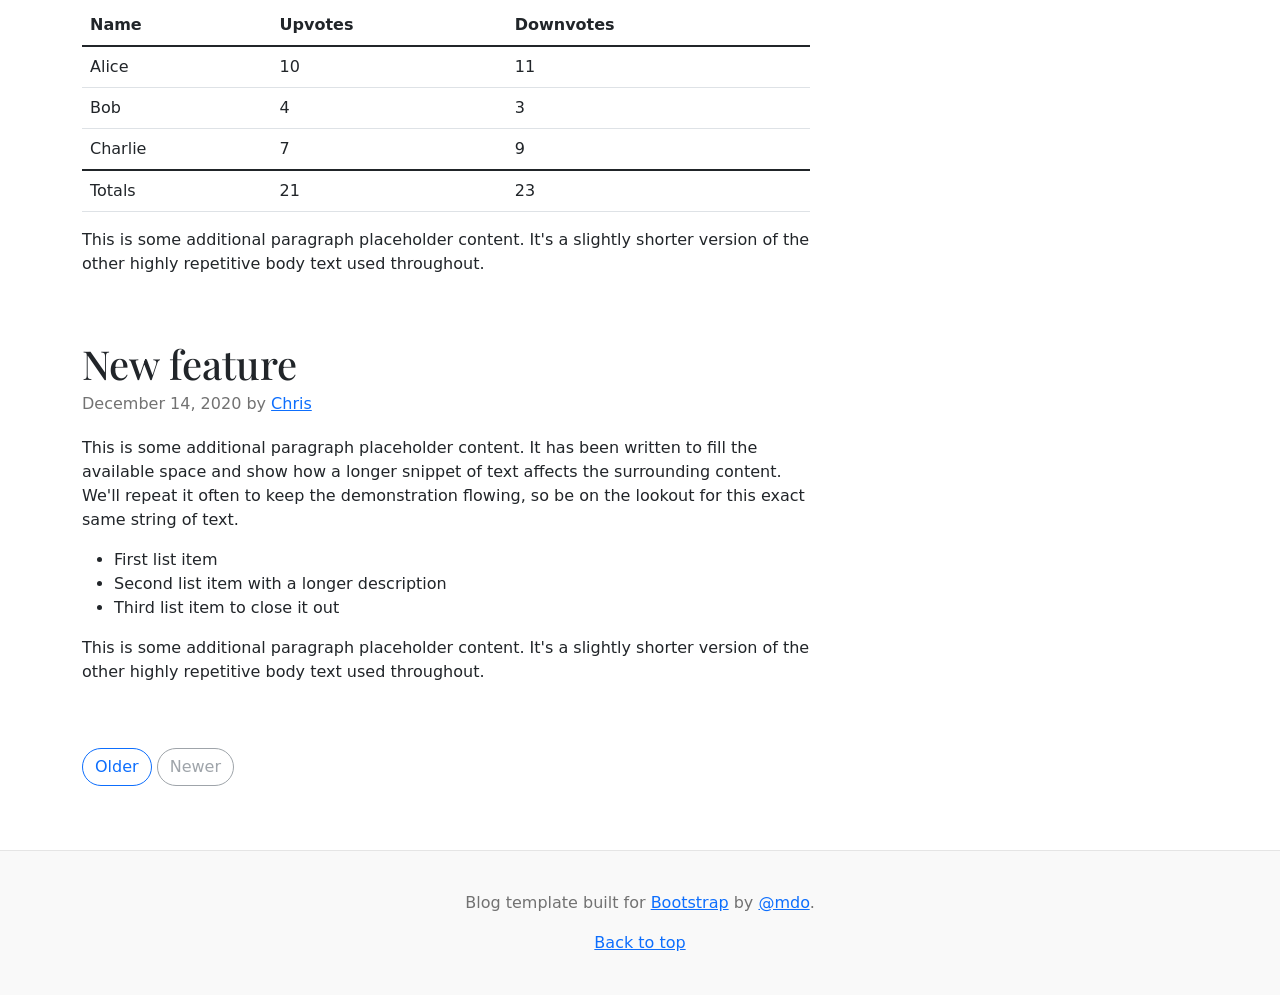
<file: bootstrap/bootstrap-5.1.3-examples/blog/index.html>
<!doctype html>
<html lang="en">
  <head>
    <meta charset="utf-8">
    <meta name="viewport" content="width=device-width, initial-scale=1">
    <meta name="description" content="">
    <meta name="author" content="Mark Otto, Jacob Thornton, and Bootstrap contributors">
    <meta name="generator" content="Hugo 0.88.1">
    <title>Blog Template · Bootstrap v5.1</title>

    <link rel="canonical" href="https://getbootstrap.com/docs/5.1/examples/blog/">

    

    <!-- Bootstrap core CSS -->
<link href="../assets/dist/css/bootstrap.min.css" rel="stylesheet">

    <style>
      .bd-placeholder-img {
        font-size: 1.125rem;
        text-anchor: middle;
        -webkit-user-select: none;
        -moz-user-select: none;
        user-select: none;
      }

      @media (min-width: 768px) {
        .bd-placeholder-img-lg {
          font-size: 3.5rem;
        }
      }
    </style>

    
    <!-- Custom styles for this template -->
    <link href="https://fonts.googleapis.com/css?family=Playfair&#43;Display:700,900&amp;display=swap" rel="stylesheet">
    <!-- Custom styles for this template -->
    <link href="blog.css" rel="stylesheet">
  </head>
  <body>
    
<div class="container">
  <header class="blog-header py-3">
    <div class="row flex-nowrap justify-content-between align-items-center">
      <div class="col-4 pt-1">
        <a class="link-secondary" href="#">Subscribe</a>
      </div>
      <div class="col-4 text-center">
        <a class="blog-header-logo text-dark" href="#">Large</a>
      </div>
      <div class="col-4 d-flex justify-content-end align-items-center">
        <a class="link-secondary" href="#" aria-label="Search">
          <svg xmlns="http://www.w3.org/2000/svg" width="20" height="20" fill="none" stroke="currentColor" stroke-linecap="round" stroke-linejoin="round" stroke-width="2" class="mx-3" role="img" viewBox="0 0 24 24"><title>Search</title><circle cx="10.5" cy="10.5" r="7.5"/><path d="M21 21l-5.2-5.2"/></svg>
        </a>
        <a class="btn btn-sm btn-outline-secondary" href="#">Sign up</a>
      </div>
    </div>
  </header>

  <div class="nav-scroller py-1 mb-2">
    <nav class="nav d-flex justify-content-between">
      <a class="p-2 link-secondary" href="#">World</a>
      <a class="p-2 link-secondary" href="#">U.S.</a>
      <a class="p-2 link-secondary" href="#">Technology</a>
      <a class="p-2 link-secondary" href="#">Design</a>
      <a class="p-2 link-secondary" href="#">Culture</a>
      <a class="p-2 link-secondary" href="#">Business</a>
      <a class="p-2 link-secondary" href="#">Politics</a>
      <a class="p-2 link-secondary" href="#">Opinion</a>
      <a class="p-2 link-secondary" href="#">Science</a>
      <a class="p-2 link-secondary" href="#">Health</a>
      <a class="p-2 link-secondary" href="#">Style</a>
      <a class="p-2 link-secondary" href="#">Travel</a>
    </nav>
  </div>
</div>

<main class="container">
  <div class="p-4 p-md-5 mb-4 text-white rounded bg-dark">
    <div class="col-md-6 px-0">
      <h1 class="display-4 fst-italic">Title of a longer featured blog post</h1>
      <p class="lead my-3">Multiple lines of text that form the lede, informing new readers quickly and efficiently about what’s most interesting in this post’s contents.</p>
      <p class="lead mb-0"><a href="#" class="text-white fw-bold">Continue reading...</a></p>
    </div>
  </div>

  <div class="row mb-2">
    <div class="col-md-6">
      <div class="row g-0 border rounded overflow-hidden flex-md-row mb-4 shadow-sm h-md-250 position-relative">
        <div class="col p-4 d-flex flex-column position-static">
          <strong class="d-inline-block mb-2 text-primary">World</strong>
          <h3 class="mb-0">Featured post</h3>
          <div class="mb-1 text-muted">Nov 12</div>
          <p class="card-text mb-auto">This is a wider card with supporting text below as a natural lead-in to additional content.</p>
          <a href="#" class="stretched-link">Continue reading</a>
        </div>
        <div class="col-auto d-none d-lg-block">
          <svg class="bd-placeholder-img" width="200" height="250" xmlns="http://www.w3.org/2000/svg" role="img" aria-label="Placeholder: Thumbnail" preserveAspectRatio="xMidYMid slice" focusable="false"><title>Placeholder</title><rect width="100%" height="100%" fill="#55595c"/><text x="50%" y="50%" fill="#eceeef" dy=".3em">Thumbnail</text></svg>

        </div>
      </div>
    </div>
    <div class="col-md-6">
      <div class="row g-0 border rounded overflow-hidden flex-md-row mb-4 shadow-sm h-md-250 position-relative">
        <div class="col p-4 d-flex flex-column position-static">
          <strong class="d-inline-block mb-2 text-success">Design</strong>
          <h3 class="mb-0">Post title</h3>
          <div class="mb-1 text-muted">Nov 11</div>
          <p class="mb-auto">This is a wider card with supporting text below as a natural lead-in to additional content.</p>
          <a href="#" class="stretched-link">Continue reading</a>
        </div>
        <div class="col-auto d-none d-lg-block">
          <svg class="bd-placeholder-img" width="200" height="250" xmlns="http://www.w3.org/2000/svg" role="img" aria-label="Placeholder: Thumbnail" preserveAspectRatio="xMidYMid slice" focusable="false"><title>Placeholder</title><rect width="100%" height="100%" fill="#55595c"/><text x="50%" y="50%" fill="#eceeef" dy=".3em">Thumbnail</text></svg>

        </div>
      </div>
    </div>
  </div>

  <div class="row g-5">
    <div class="col-md-8">
      <h3 class="pb-4 mb-4 fst-italic border-bottom">
        From the Firehose
      </h3>

      <article class="blog-post">
        <h2 class="blog-post-title">Sample blog post</h2>
        <p class="blog-post-meta">January 1, 2021 by <a href="#">Mark</a></p>

        <p>This blog post shows a few different types of content that’s supported and styled with Bootstrap. Basic typography, lists, tables, images, code, and more are all supported as expected.</p>
        <hr>
        <p>This is some additional paragraph placeholder content. It has been written to fill the available space and show how a longer snippet of text affects the surrounding content. We'll repeat it often to keep the demonstration flowing, so be on the lookout for this exact same string of text.</p>
        <h2>Blockquotes</h2>
        <p>This is an example blockquote in action:</p>
        <blockquote class="blockquote">
          <p>Quoted text goes here.</p>
        </blockquote>
        <p>This is some additional paragraph placeholder content. It has been written to fill the available space and show how a longer snippet of text affects the surrounding content. We'll repeat it often to keep the demonstration flowing, so be on the lookout for this exact same string of text.</p>
        <h3>Example lists</h3>
        <p>This is some additional paragraph placeholder content. It's a slightly shorter version of the other highly repetitive body text used throughout. This is an example unordered list:</p>
        <ul>
          <li>First list item</li>
          <li>Second list item with a longer description</li>
          <li>Third list item to close it out</li>
        </ul>
        <p>And this is an ordered list:</p>
        <ol>
          <li>First list item</li>
          <li>Second list item with a longer description</li>
          <li>Third list item to close it out</li>
        </ol>
        <p>And this is a definition list:</p>
        <dl>
          <dt>HyperText Markup Language (HTML)</dt>
          <dd>The language used to describe and define the content of a Web page</dd>
          <dt>Cascading Style Sheets (CSS)</dt>
          <dd>Used to describe the appearance of Web content</dd>
          <dt>JavaScript (JS)</dt>
          <dd>The programming language used to build advanced Web sites and applications</dd>
        </dl>
        <h2>Inline HTML elements</h2>
        <p>HTML defines a long list of available inline tags, a complete list of which can be found on the <a href="https://developer.mozilla.org/en-US/docs/Web/HTML/Element">Mozilla Developer Network</a>.</p>
        <ul>
          <li><strong>To bold text</strong>, use <code class="language-plaintext highlighter-rouge">&lt;strong&gt;</code>.</li>
          <li><em>To italicize text</em>, use <code class="language-plaintext highlighter-rouge">&lt;em&gt;</code>.</li>
          <li>Abbreviations, like <abbr title="HyperText Markup Langage">HTML</abbr> should use <code class="language-plaintext highlighter-rouge">&lt;abbr&gt;</code>, with an optional <code class="language-plaintext highlighter-rouge">title</code> attribute for the full phrase.</li>
          <li>Citations, like <cite>— Mark Otto</cite>, should use <code class="language-plaintext highlighter-rouge">&lt;cite&gt;</code>.</li>
          <li><del>Deleted</del> text should use <code class="language-plaintext highlighter-rouge">&lt;del&gt;</code> and <ins>inserted</ins> text should use <code class="language-plaintext highlighter-rouge">&lt;ins&gt;</code>.</li>
          <li>Superscript <sup>text</sup> uses <code class="language-plaintext highlighter-rouge">&lt;sup&gt;</code> and subscript <sub>text</sub> uses <code class="language-plaintext highlighter-rouge">&lt;sub&gt;</code>.</li>
        </ul>
        <p>Most of these elements are styled by browsers with few modifications on our part.</p>
        <h2>Heading</h2>
        <p>This is some additional paragraph placeholder content. It has been written to fill the available space and show how a longer snippet of text affects the surrounding content. We'll repeat it often to keep the demonstration flowing, so be on the lookout for this exact same string of text.</p>
        <h3>Sub-heading</h3>
        <p>This is some additional paragraph placeholder content. It has been written to fill the available space and show how a longer snippet of text affects the surrounding content. We'll repeat it often to keep the demonstration flowing, so be on the lookout for this exact same string of text.</p>
        <pre><code>Example code block</code></pre>
        <p>This is some additional paragraph placeholder content. It's a slightly shorter version of the other highly repetitive body text used throughout.</p>
      </article>

      <article class="blog-post">
        <h2 class="blog-post-title">Another blog post</h2>
        <p class="blog-post-meta">December 23, 2020 by <a href="#">Jacob</a></p>

        <p>This is some additional paragraph placeholder content. It has been written to fill the available space and show how a longer snippet of text affects the surrounding content. We'll repeat it often to keep the demonstration flowing, so be on the lookout for this exact same string of text.</p>
        <blockquote>
          <p>Longer quote goes here, maybe with some <strong>emphasized text</strong> in the middle of it.</p>
        </blockquote>
        <p>This is some additional paragraph placeholder content. It has been written to fill the available space and show how a longer snippet of text affects the surrounding content. We'll repeat it often to keep the demonstration flowing, so be on the lookout for this exact same string of text.</p>
        <h3>Example table</h3>
        <p>And don't forget about tables in these posts:</p>
        <table class="table">
          <thead>
            <tr>
              <th>Name</th>
              <th>Upvotes</th>
              <th>Downvotes</th>
            </tr>
          </thead>
          <tbody>
            <tr>
              <td>Alice</td>
              <td>10</td>
              <td>11</td>
            </tr>
            <tr>
              <td>Bob</td>
              <td>4</td>
              <td>3</td>
            </tr>
            <tr>
              <td>Charlie</td>
              <td>7</td>
              <td>9</td>
            </tr>
          </tbody>
          <tfoot>
            <tr>
              <td>Totals</td>
              <td>21</td>
              <td>23</td>
            </tr>
          </tfoot>
        </table>

        <p>This is some additional paragraph placeholder content. It's a slightly shorter version of the other highly repetitive body text used throughout.</p>
      </article>

      <article class="blog-post">
        <h2 class="blog-post-title">New feature</h2>
        <p class="blog-post-meta">December 14, 2020 by <a href="#">Chris</a></p>

        <p>This is some additional paragraph placeholder content. It has been written to fill the available space and show how a longer snippet of text affects the surrounding content. We'll repeat it often to keep the demonstration flowing, so be on the lookout for this exact same string of text.</p>
        <ul>
          <li>First list item</li>
          <li>Second list item with a longer description</li>
          <li>Third list item to close it out</li>
        </ul>
        <p>This is some additional paragraph placeholder content. It's a slightly shorter version of the other highly repetitive body text used throughout.</p>
      </article>

      <nav class="blog-pagination" aria-label="Pagination">
        <a class="btn btn-outline-primary" href="#">Older</a>
        <a class="btn btn-outline-secondary disabled">Newer</a>
      </nav>

    </div>

    <div class="col-md-4">
      <div class="position-sticky" style="top: 2rem;">
        <div class="p-4 mb-3 bg-light rounded">
          <h4 class="fst-italic">About</h4>
          <p class="mb-0">Customize this section to tell your visitors a little bit about your publication, writers, content, or something else entirely. Totally up to you.</p>
        </div>

        <div class="p-4">
          <h4 class="fst-italic">Archives</h4>
          <ol class="list-unstyled mb-0">
            <li><a href="#">March 2021</a></li>
            <li><a href="#">February 2021</a></li>
            <li><a href="#">January 2021</a></li>
            <li><a href="#">December 2020</a></li>
            <li><a href="#">November 2020</a></li>
            <li><a href="#">October 2020</a></li>
            <li><a href="#">September 2020</a></li>
            <li><a href="#">August 2020</a></li>
            <li><a href="#">July 2020</a></li>
            <li><a href="#">June 2020</a></li>
            <li><a href="#">May 2020</a></li>
            <li><a href="#">April 2020</a></li>
          </ol>
        </div>

        <div class="p-4">
          <h4 class="fst-italic">Elsewhere</h4>
          <ol class="list-unstyled">
            <li><a href="#">GitHub</a></li>
            <li><a href="#">Twitter</a></li>
            <li><a href="#">Facebook</a></li>
          </ol>
        </div>
      </div>
    </div>
  </div>

</main>

<footer class="blog-footer">
  <p>Blog template built for <a href="https://getbootstrap.com/">Bootstrap</a> by <a href="https://twitter.com/mdo">@mdo</a>.</p>
  <p>
    <a href="#">Back to top</a>
  </p>
</footer>


    
  </body>
</html>
</file>
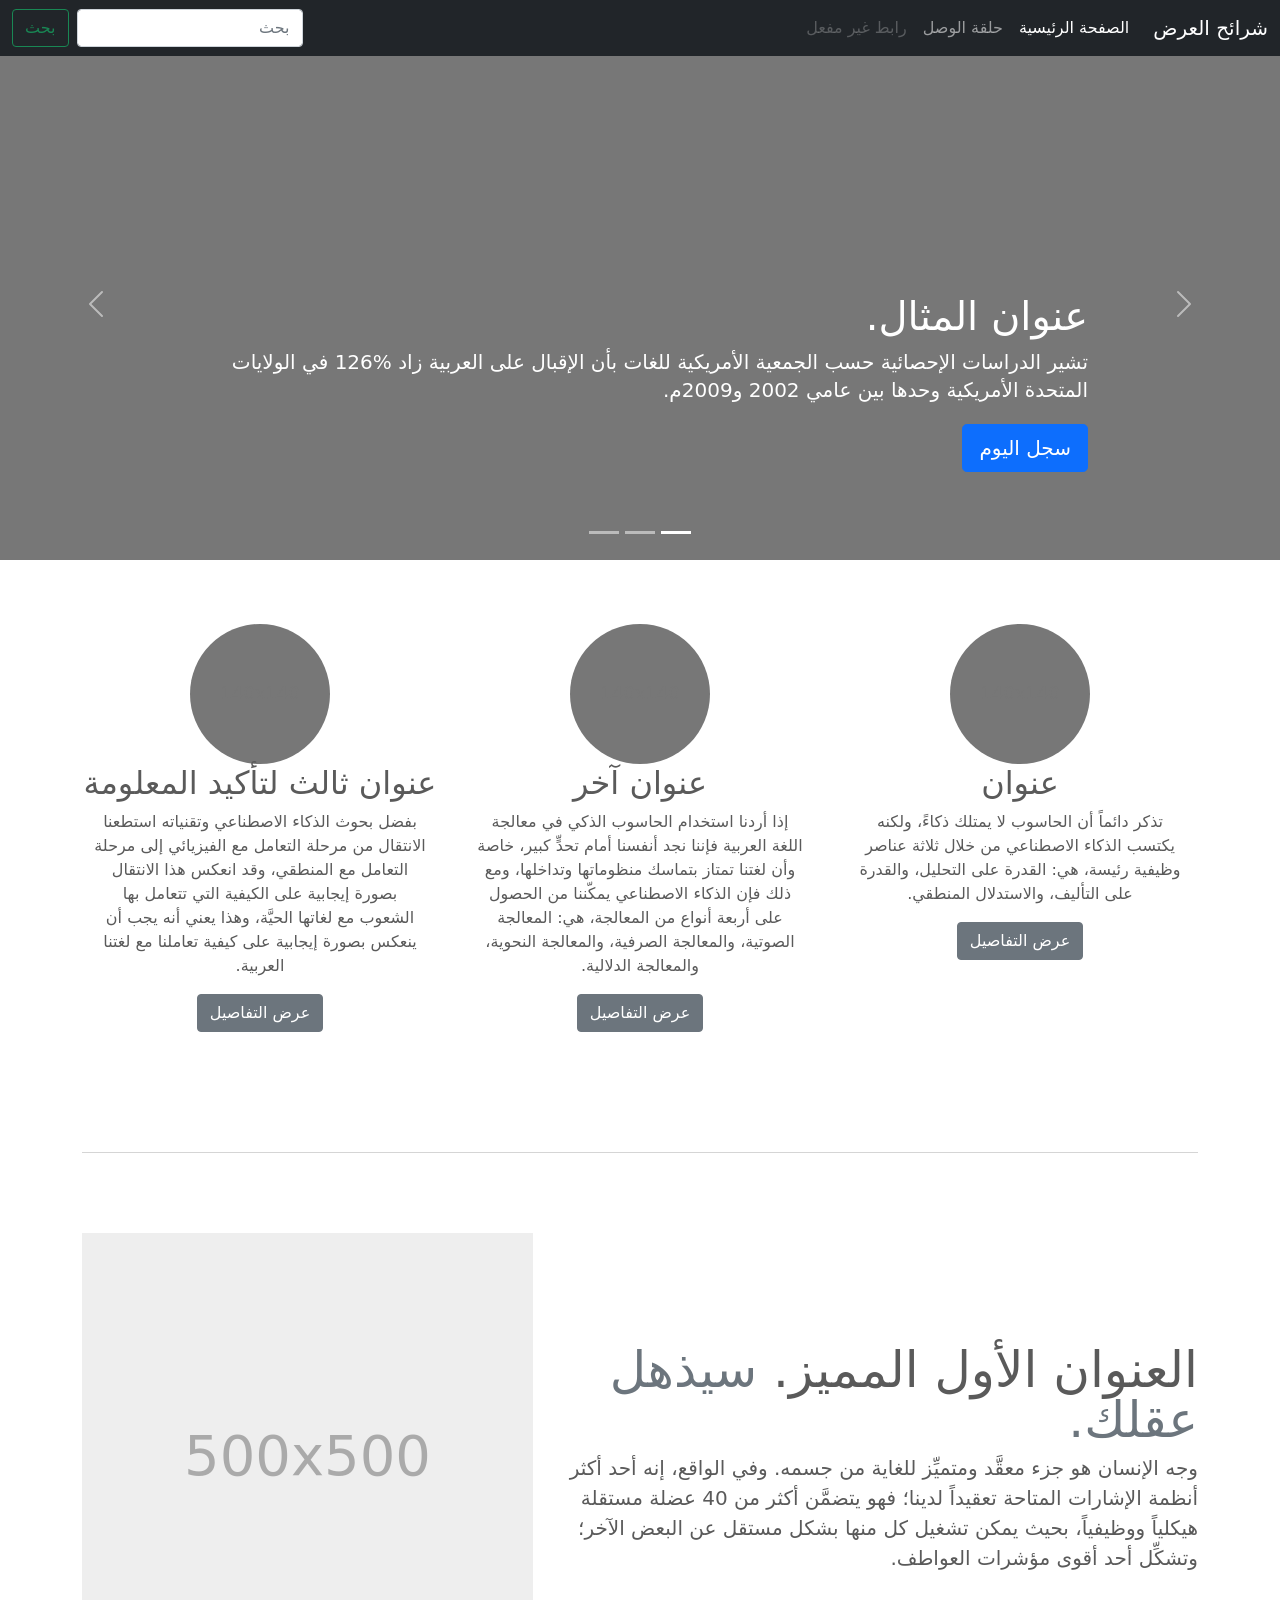
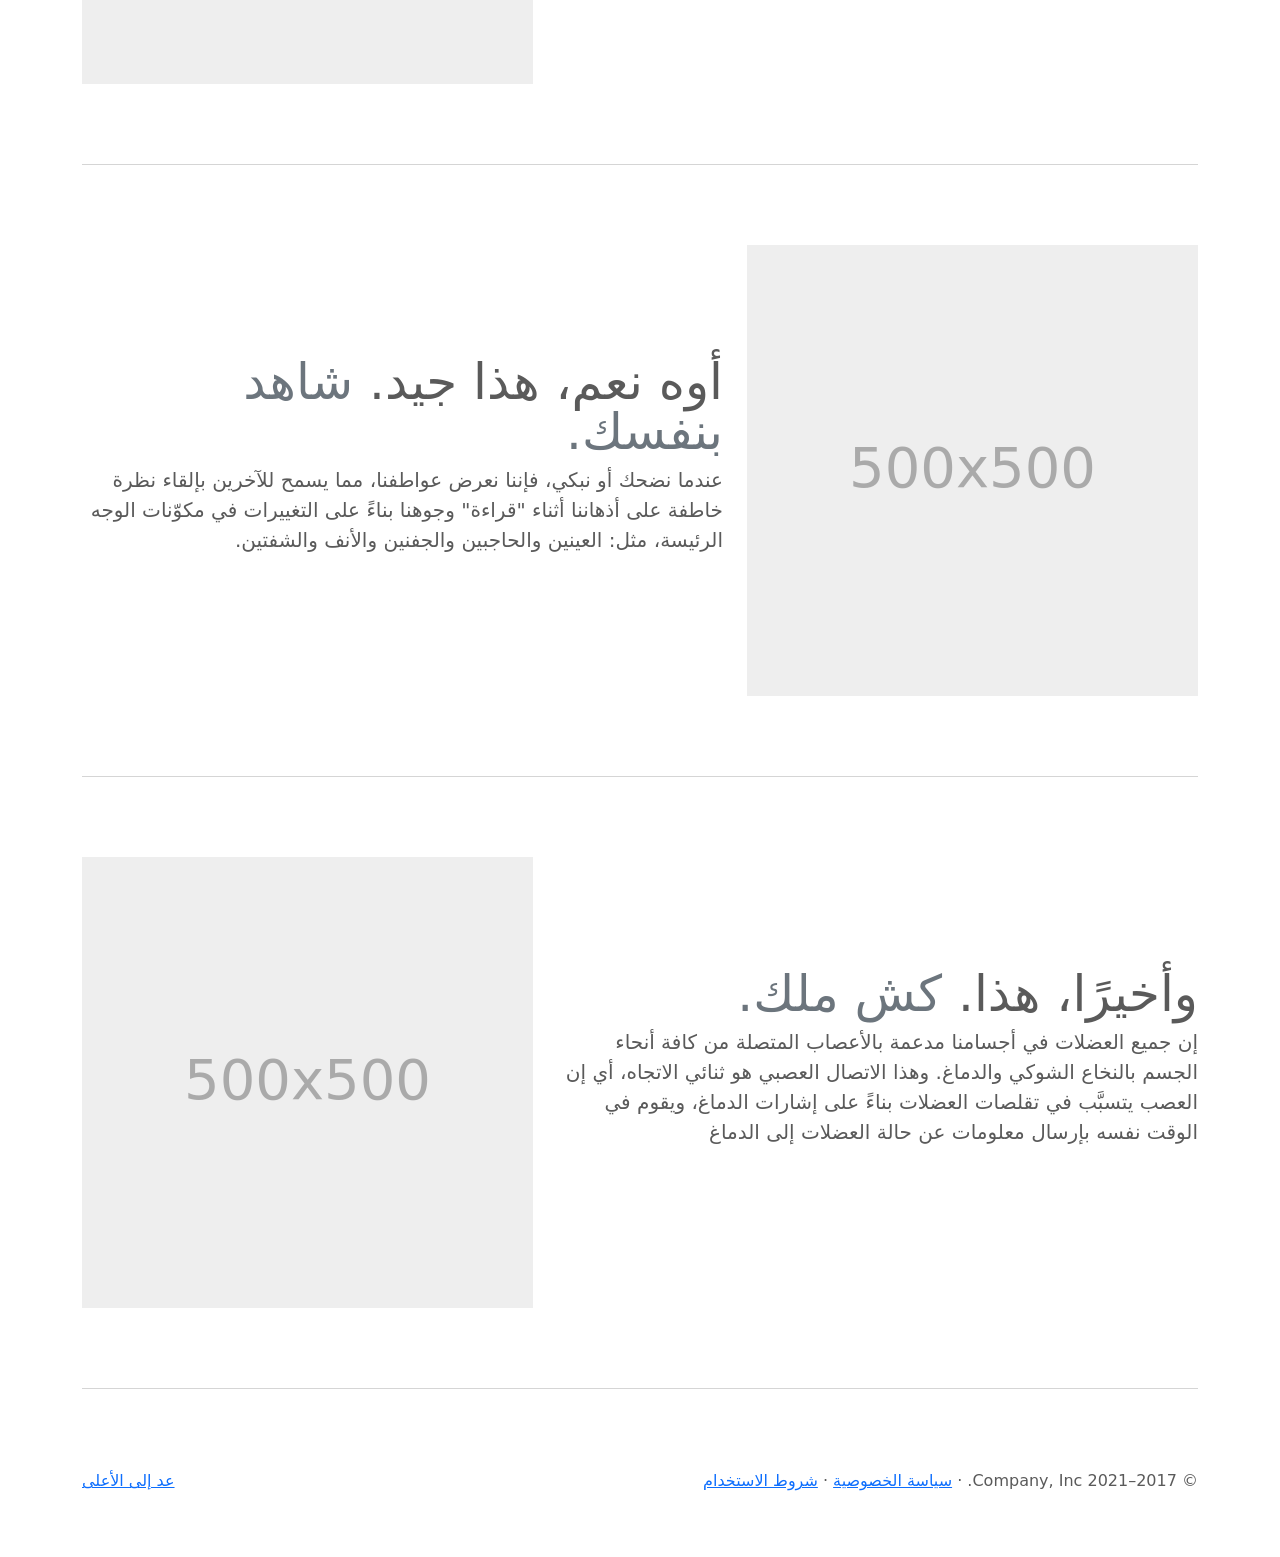
<file: bootstrap/bootstrap-5.1.3-examples/carousel-rtl/index.html>
<!doctype html>
<html lang="ar" dir="rtl">
  <head>
    <meta charset="utf-8">
    <meta name="viewport" content="width=device-width, initial-scale=1">
    <meta name="description" content="">
    <meta name="author" content="Mark Otto, Jacob Thornton, and Bootstrap contributors">
    <meta name="generator" content="Hugo 0.88.1">
    <title>قالب  شرائح العرض · Bootstrap v5.1</title>

    <link rel="canonical" href="https://getbootstrap.com/docs/5.1/examples/carousel-rtl/">

    

    <!-- Bootstrap core CSS -->
<link href="../assets/dist/css/bootstrap.rtl.min.css" rel="stylesheet">

    <style>
      .bd-placeholder-img {
        font-size: 1.125rem;
        text-anchor: middle;
        -webkit-user-select: none;
        -moz-user-select: none;
        user-select: none;
      }

      @media (min-width: 768px) {
        .bd-placeholder-img-lg {
          font-size: 3.5rem;
        }
      }
    </style>

    
    <!-- Custom styles for this template -->
    <link href="../carousel/carousel.rtl.css" rel="stylesheet">
  </head>
  <body>
    
<header>
  <nav class="navbar navbar-expand-md navbar-dark fixed-top bg-dark">
    <div class="container-fluid">
      <a class="navbar-brand" href="#">شرائح العرض</a>
      <button class="navbar-toggler" type="button" data-bs-toggle="collapse" data-bs-target="#navbarCollapse" aria-controls="navbarCollapse" aria-expanded="false" aria-label="تبديل التنقل">
        <span class="navbar-toggler-icon"></span>
      </button>
      <div class="collapse navbar-collapse" id="navbarCollapse">
        <ul class="navbar-nav me-auto mb-2 mb-md-0">
          <li class="nav-item">
            <a class="nav-link active" aria-current="page" href="#">الصفحة الرئيسية</a>
          </li>
          <li class="nav-item">
            <a class="nav-link" href="#">حلقة الوصل</a>
          </li>
          <li class="nav-item">
            <a class="nav-link disabled">رابط غير مفعل</a>
          </li>
        </ul>
        <form class="d-flex">
          <input class="form-control me-2" type="search" placeholder="بحث" aria-label="بحث">
          <button class="btn btn-outline-success" type="submit">بحث</button>
        </form>
      </div>
    </div>
  </nav>
</header>

<main>

  <div id="myCarousel" class="carousel slide" data-bs-ride="carousel">
    <div class="carousel-indicators">
      <button type="button" data-bs-target="#myCarousel" data-bs-slide-to="0" class="active" aria-current="true" aria-label="Slide 1"></button>
      <button type="button" data-bs-target="#myCarousel" data-bs-slide-to="1" aria-label="Slide 2"></button>
      <button type="button" data-bs-target="#myCarousel" data-bs-slide-to="2" aria-label="Slide 3"></button>
    </div>
    <div class="carousel-inner">
      <div class="carousel-item active">
        <svg class="bd-placeholder-img" width="100%" height="100%" xmlns="http://www.w3.org/2000/svg" aria-hidden="true" preserveAspectRatio="xMidYMid slice" focusable="false"><rect width="100%" height="100%" fill="#777"/></svg>

        <div class="container">
          <div class="carousel-caption text-start">
            <h1>عنوان المثال.</h1>
            <p>تشير الدراسات الإحصائية حسب الجمعية الأمريكية للغات بأن الإقبال على العربية زاد %126 في الولايات المتحدة الأمريكية وحدها بين عامي 2002 و2009م.</p>
            <p><a class="btn btn-lg btn-primary" href="#">سجل اليوم</a></p>
          </div>
        </div>
      </div>
      <div class="carousel-item">
        <svg class="bd-placeholder-img" width="100%" height="100%" xmlns="http://www.w3.org/2000/svg" aria-hidden="true" preserveAspectRatio="xMidYMid slice" focusable="false"><rect width="100%" height="100%" fill="#777"/></svg>

        <div class="container">
          <div class="carousel-caption">
            <h1>عنوان مثال آخر.</h1>
            <p>حسب المجلس الثقافي البريطاني فإن تعليم الإنجليزية داخل بريطانيا يسهم في تعزيز اقتصادها بما يتجاوز ملياري جنيه سنوياً، كما أنه وفر أكثر من 26 ألف وظيفة.</p>
            <p><a class="btn btn-lg btn-primary" href="#">أعرف أكثر</a></p>
          </div>
        </div>
      </div>
      <div class="carousel-item">
        <svg class="bd-placeholder-img" width="100%" height="100%" xmlns="http://www.w3.org/2000/svg" aria-hidden="true" preserveAspectRatio="xMidYMid slice" focusable="false"><rect width="100%" height="100%" fill="#777"/></svg>

        <div class="container">
          <div class="carousel-caption text-end">
            <h1>واحد أكثر لقياس جيد.</h1>
            <p>الإحصاءات لحجم الاستثمار اللغوي خارج بريطانيا تتفاوت من سنة لأخرى إلا أن المدير التنفيذي للمجلس الثقافي البريطاني إدي بايرز يرى أن استثمار تعليم الإنجليزية في الخارج لا يحسب على المستوى المالي فحسب بل على المستوى السياسي أيضاً.</p>
            <p><a class="btn btn-lg btn-primary" href="#">تصفح المعرض</a></p>
          </div>
        </div>
      </div>
    </div>
    <button class="carousel-control-prev" type="button" data-bs-target="#myCarousel" data-bs-slide="prev">
      <span class="carousel-control-prev-icon" aria-hidden="true"></span>
      <span class="visually-hidden">السابق</span>
    </button>
    <button class="carousel-control-next" type="button" data-bs-target="#myCarousel" data-bs-slide="next">
      <span class="carousel-control-next-icon" aria-hidden="true"></span>
      <span class="visually-hidden">التالي</span>
    </button>
  </div>


  <!-- Marketing messaging and featurettes
  ================================================== -->
  <!-- Wrap the rest of the page in another container to center all the content. -->

  <div class="container marketing">

    <!-- Three columns of text below the carousel -->
    <div class="row">
      <div class="col-lg-4">
        <svg class="bd-placeholder-img rounded-circle" width="140" height="140" xmlns="http://www.w3.org/2000/svg" role="img" aria-label="Placeholder: 140x140" preserveAspectRatio="xMidYMid slice" focusable="false"><title>Placeholder</title><rect width="100%" height="100%" fill="#777"/><text x="50%" y="50%" fill="#777" dy=".3em">140x140</text></svg>

        <h2>عنوان</h2>
        <p>تذكر دائماً أن الحاسوب لا يمتلك ذكاءً، ولكنه يكتسب الذكاء الاصطناعي من خلال ثلاثة عناصر وظيفية رئيسة، هي: القدرة على التحليل، والقدرة على التأليف، والاستدلال المنطقي.</p>
        <p><a class="btn btn-secondary" href="#">عرض التفاصيل</a></p>
      </div><!-- /.col-lg-4 -->
      <div class="col-lg-4">
        <svg class="bd-placeholder-img rounded-circle" width="140" height="140" xmlns="http://www.w3.org/2000/svg" role="img" aria-label="Placeholder: 140x140" preserveAspectRatio="xMidYMid slice" focusable="false"><title>Placeholder</title><rect width="100%" height="100%" fill="#777"/><text x="50%" y="50%" fill="#777" dy=".3em">140x140</text></svg>

        <h2>عنوان آخر</h2>
        <p>إذا أردنا استخدام الحاسوب الذكي في معالجة اللغة العربية فإننا نجد أنفسنا أمام تحدٍّ كبير، خاصة وأن لغتنا تمتاز بتماسك منظوماتها وتداخلها، ومع ذلك فإن الذكاء الاصطناعي يمكّننا من الحصول على أربعة أنواع من المعالجة، هي: المعالجة الصوتية، والمعالجة الصرفية، والمعالجة النحوية، والمعالجة الدلالية.</p>
        <p><a class="btn btn-secondary" href="#">عرض التفاصيل</a></p>
      </div><!-- /.col-lg-4 -->
      <div class="col-lg-4">
        <svg class="bd-placeholder-img rounded-circle" width="140" height="140" xmlns="http://www.w3.org/2000/svg" role="img" aria-label="Placeholder: 140x140" preserveAspectRatio="xMidYMid slice" focusable="false"><title>Placeholder</title><rect width="100%" height="100%" fill="#777"/><text x="50%" y="50%" fill="#777" dy=".3em">140x140</text></svg>

        <h2>عنوان ثالث لتأكيد المعلومة</h2>
        <p>بفضل بحوث الذكاء الاصطناعي وتقنياته استطعنا الانتقال من مرحلة التعامل مع الفيزيائي إلى مرحلة التعامل مع المنطقي، وقد انعكس هذا الانتقال بصورة إيجابية على الكيفية التي تتعامل بها الشعوب مع لغاتها الحيَّة، وهذا يعني أنه يجب أن ينعكس بصورة إيجابية على كيفية تعاملنا مع لغتنا العربية.</p>
        <p><a class="btn btn-secondary" href="#">عرض التفاصيل</a></p>
      </div><!-- /.col-lg-4 -->
    </div><!-- /.row -->


    <!-- START THE FEATURETTES -->

    <hr class="featurette-divider">

    <div class="row featurette">
      <div class="col-md-7">
        <h2 class="featurette-heading">العنوان الأول المميز. <span class="text-muted"> سيذهل عقلك. </span></h2>
        <p class="lead">وجه الإنسان هو جزء معقَّد ومتميِّز للغاية من جسمه. وفي الواقع، إنه أحد أكثر أنظمة الإشارات المتاحة تعقيداً لدينا؛ فهو يتضمَّن أكثر من 40 عضلة مستقلة هيكلياً ووظيفياً، بحيث يمكن تشغيل كل منها بشكل مستقل عن البعض الآخر؛ وتشكِّل أحد أقوى مؤشرات العواطف.</p>
      </div>
      <div class="col-md-5">
        <svg class="bd-placeholder-img bd-placeholder-img-lg featurette-image img-fluid mx-auto" width="500" height="500" xmlns="http://www.w3.org/2000/svg" role="img" aria-label="Placeholder: 500x500" preserveAspectRatio="xMidYMid slice" focusable="false"><title>Placeholder</title><rect width="100%" height="100%" fill="#eee"/><text x="50%" y="50%" fill="#aaa" dy=".3em">500x500</text></svg>

      </div>
    </div>

    <hr class="featurette-divider">

    <div class="row featurette">
      <div class="col-md-7 order-md-2">
        <h2 class="featurette-heading">أوه نعم، هذا جيد. <span class="text-muted"> شاهد بنفسك. </span></h2>
        <p class="lead">عندما نضحك أو نبكي، فإننا نعرض عواطفنا، مما يسمح للآخرين بإلقاء نظرة خاطفة على أذهاننا أثناء "قراءة" وجوهنا بناءً على التغييرات في مكوّنات الوجه الرئيسة، مثل: العينين والحاجبين والجفنين والأنف والشفتين.</p>
      </div>
      <div class="col-md-5 order-md-1">
        <svg class="bd-placeholder-img bd-placeholder-img-lg featurette-image img-fluid mx-auto" width="500" height="500" xmlns="http://www.w3.org/2000/svg" role="img" aria-label="Placeholder: 500x500" preserveAspectRatio="xMidYMid slice" focusable="false"><title>Placeholder</title><rect width="100%" height="100%" fill="#eee"/><text x="50%" y="50%" fill="#aaa" dy=".3em">500x500</text></svg>

      </div>
    </div>

    <hr class="featurette-divider">

    <div class="row featurette">
      <div class="col-md-7">
        <h2 class="featurette-heading">وأخيرًا، هذا. <span class="text-muted"> كش ملك. </span></h2>
        <p class="lead">إن جميع العضلات في أجسامنا مدعمة بالأعصاب المتصلة من كافة أنحاء الجسم بالنخاع الشوكي والدماغ. وهذا الاتصال العصبي هو ثنائي الاتجاه، أي إن العصب يتسبَّب في تقلصات العضلات بناءً على إشارات الدماغ، ويقوم في الوقت نفسه بإرسال معلومات عن حالة العضلات إلى الدماغ</p>
      </div>
      <div class="col-md-5">
        <svg class="bd-placeholder-img bd-placeholder-img-lg featurette-image img-fluid mx-auto" width="500" height="500" xmlns="http://www.w3.org/2000/svg" role="img" aria-label="Placeholder: 500x500" preserveAspectRatio="xMidYMid slice" focusable="false"><title>Placeholder</title><rect width="100%" height="100%" fill="#eee"/><text x="50%" y="50%" fill="#aaa" dy=".3em">500x500</text></svg>

      </div>
    </div>

    <hr class="featurette-divider">

    <!-- /END THE FEATURETTES -->

  </div><!-- /.container -->


  <!-- FOOTER -->
  <footer class="container">
    <p class="float-end"><a href="#">عد إلى الأعلى</a></p>
    <p>&copy; 2017–2021 Company, Inc. &middot; <a href="#">سياسة الخصوصية</a> &middot; <a href="#">شروط الاستخدام</a></p>
  </footer>
</main>


    <script src="../assets/dist/js/bootstrap.bundle.min.js"></script>

      
  </body>
</html>
</file>
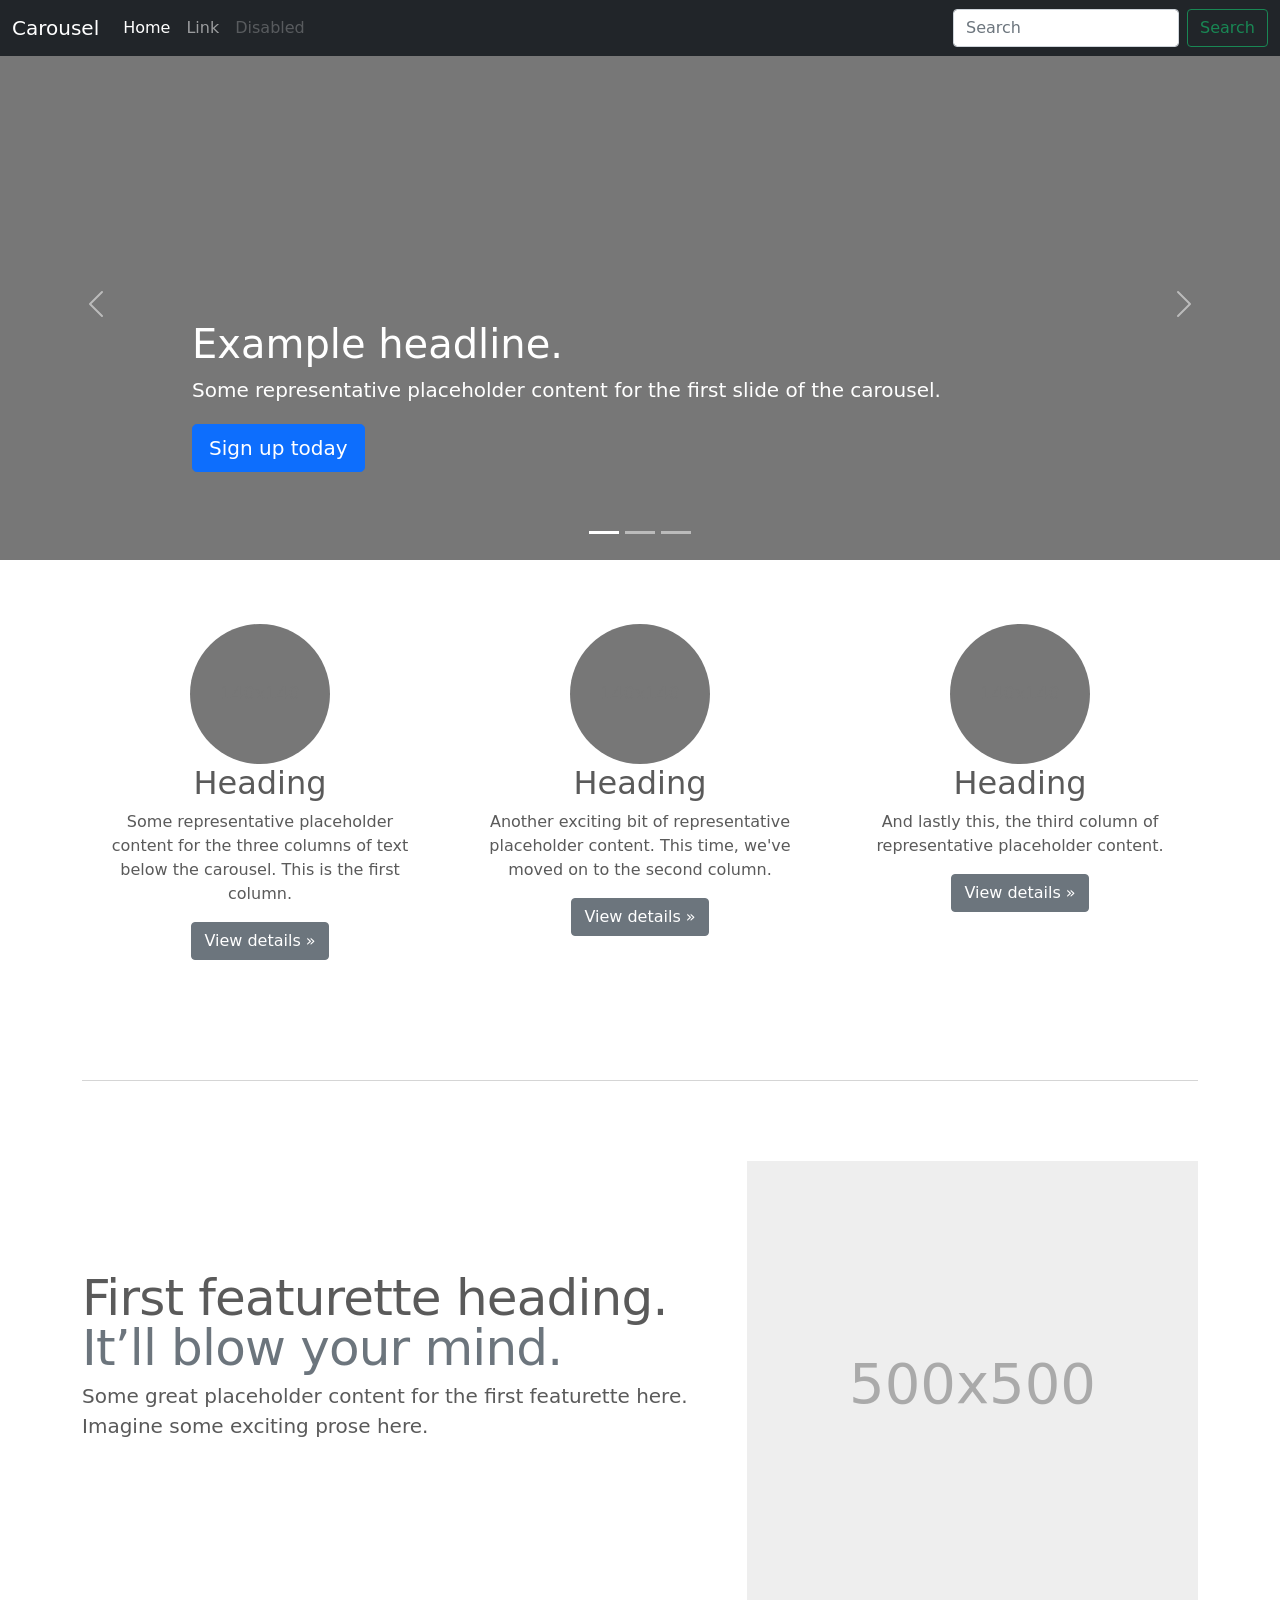
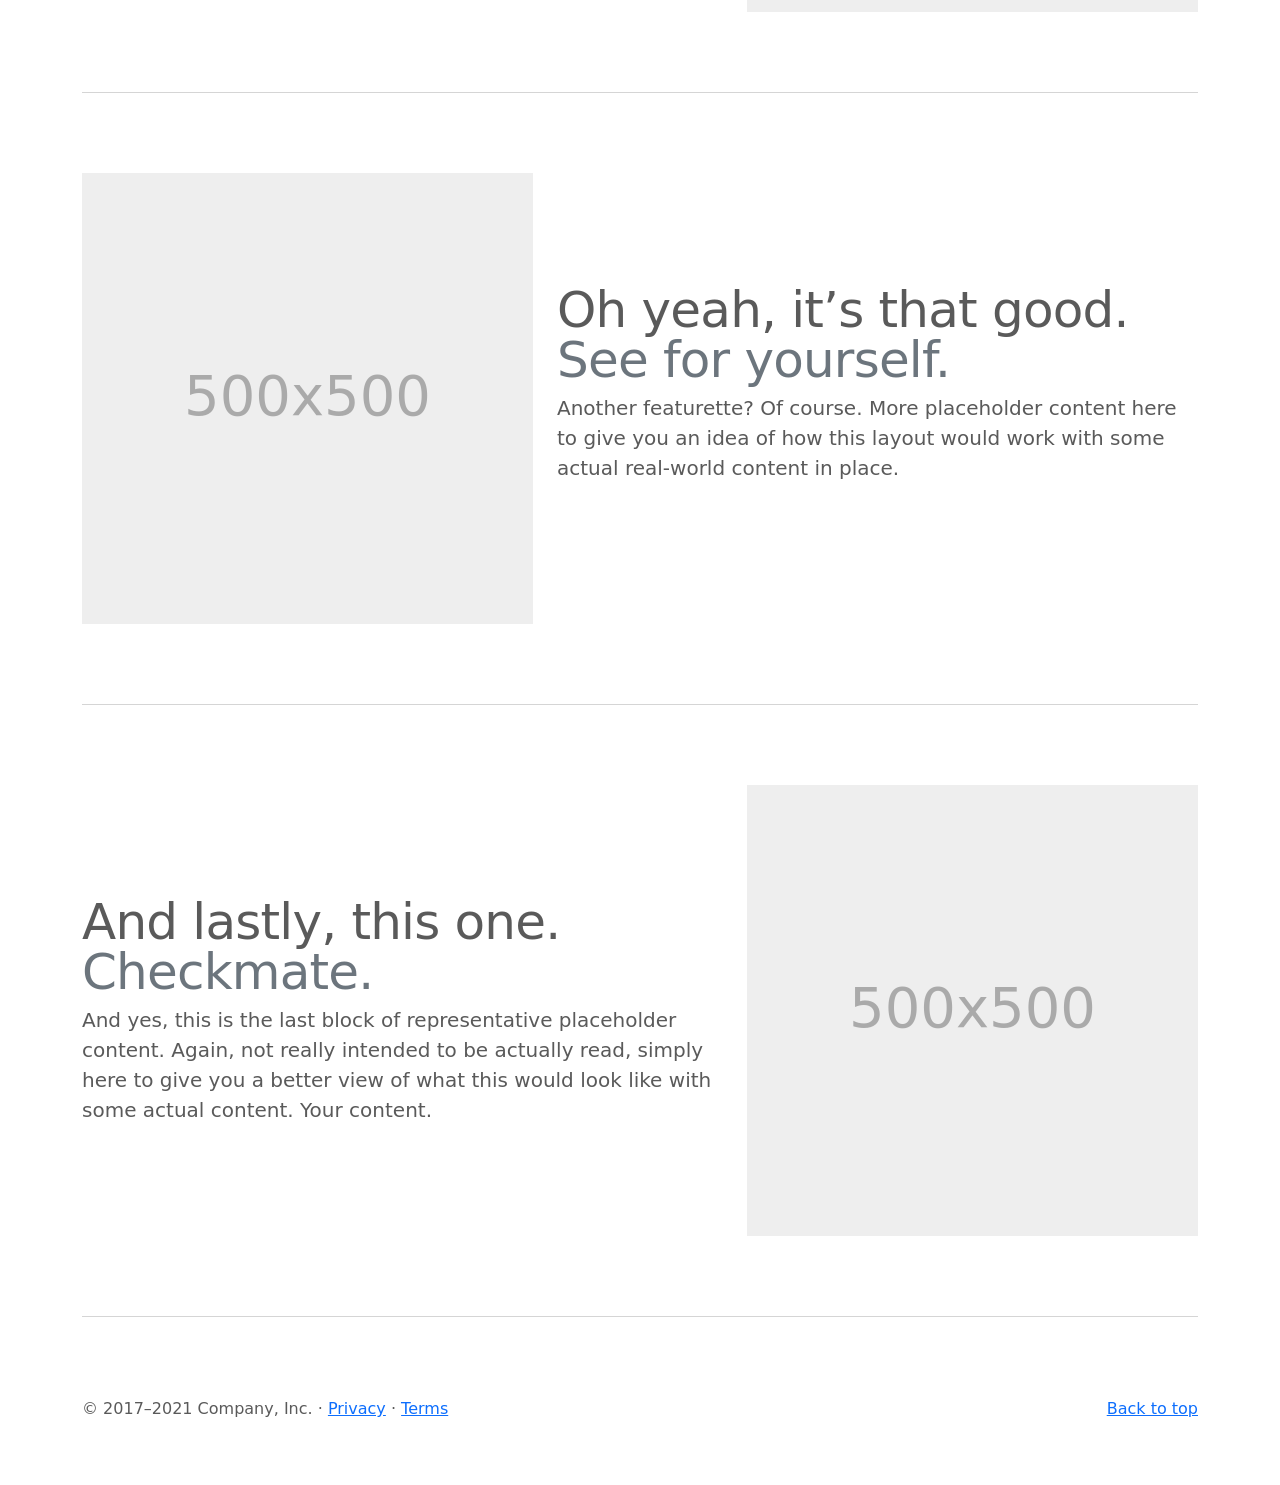
<file: bootstrap/bootstrap-5.1.3-examples/carousel/index.html>
<!doctype html>
<html lang="en">
  <head>
    <meta charset="utf-8">
    <meta name="viewport" content="width=device-width, initial-scale=1">
    <meta name="description" content="">
    <meta name="author" content="Mark Otto, Jacob Thornton, and Bootstrap contributors">
    <meta name="generator" content="Hugo 0.88.1">
    <title>Carousel Template · Bootstrap v5.1</title>

    <link rel="canonical" href="https://getbootstrap.com/docs/5.1/examples/carousel/">

    

    <!-- Bootstrap core CSS -->
<link href="../assets/dist/css/bootstrap.min.css" rel="stylesheet">

    <style>
      .bd-placeholder-img {
        font-size: 1.125rem;
        text-anchor: middle;
        -webkit-user-select: none;
        -moz-user-select: none;
        user-select: none;
      }

      @media (min-width: 768px) {
        .bd-placeholder-img-lg {
          font-size: 3.5rem;
        }
      }
    </style>

    
    <!-- Custom styles for this template -->
    <link href="carousel.css" rel="stylesheet">
  </head>
  <body>
    
<header>
  <nav class="navbar navbar-expand-md navbar-dark fixed-top bg-dark">
    <div class="container-fluid">
      <a class="navbar-brand" href="#">Carousel</a>
      <button class="navbar-toggler" type="button" data-bs-toggle="collapse" data-bs-target="#navbarCollapse" aria-controls="navbarCollapse" aria-expanded="false" aria-label="Toggle navigation">
        <span class="navbar-toggler-icon"></span>
      </button>
      <div class="collapse navbar-collapse" id="navbarCollapse">
        <ul class="navbar-nav me-auto mb-2 mb-md-0">
          <li class="nav-item">
            <a class="nav-link active" aria-current="page" href="#">Home</a>
          </li>
          <li class="nav-item">
            <a class="nav-link" href="#">Link</a>
          </li>
          <li class="nav-item">
            <a class="nav-link disabled">Disabled</a>
          </li>
        </ul>
        <form class="d-flex">
          <input class="form-control me-2" type="search" placeholder="Search" aria-label="Search">
          <button class="btn btn-outline-success" type="submit">Search</button>
        </form>
      </div>
    </div>
  </nav>
</header>

<main>

  <div id="myCarousel" class="carousel slide" data-bs-ride="carousel">
    <div class="carousel-indicators">
      <button type="button" data-bs-target="#myCarousel" data-bs-slide-to="0" class="active" aria-current="true" aria-label="Slide 1"></button>
      <button type="button" data-bs-target="#myCarousel" data-bs-slide-to="1" aria-label="Slide 2"></button>
      <button type="button" data-bs-target="#myCarousel" data-bs-slide-to="2" aria-label="Slide 3"></button>
    </div>
    <div class="carousel-inner">
      <div class="carousel-item active">
        <svg class="bd-placeholder-img" width="100%" height="100%" xmlns="http://www.w3.org/2000/svg" aria-hidden="true" preserveAspectRatio="xMidYMid slice" focusable="false"><rect width="100%" height="100%" fill="#777"/></svg>

        <div class="container">
          <div class="carousel-caption text-start">
            <h1>Example headline.</h1>
            <p>Some representative placeholder content for the first slide of the carousel.</p>
            <p><a class="btn btn-lg btn-primary" href="#">Sign up today</a></p>
          </div>
        </div>
      </div>
      <div class="carousel-item">
        <svg class="bd-placeholder-img" width="100%" height="100%" xmlns="http://www.w3.org/2000/svg" aria-hidden="true" preserveAspectRatio="xMidYMid slice" focusable="false"><rect width="100%" height="100%" fill="#777"/></svg>

        <div class="container">
          <div class="carousel-caption">
            <h1>Another example headline.</h1>
            <p>Some representative placeholder content for the second slide of the carousel.</p>
            <p><a class="btn btn-lg btn-primary" href="#">Learn more</a></p>
          </div>
        </div>
      </div>
      <div class="carousel-item">
        <svg class="bd-placeholder-img" width="100%" height="100%" xmlns="http://www.w3.org/2000/svg" aria-hidden="true" preserveAspectRatio="xMidYMid slice" focusable="false"><rect width="100%" height="100%" fill="#777"/></svg>

        <div class="container">
          <div class="carousel-caption text-end">
            <h1>One more for good measure.</h1>
            <p>Some representative placeholder content for the third slide of this carousel.</p>
            <p><a class="btn btn-lg btn-primary" href="#">Browse gallery</a></p>
          </div>
        </div>
      </div>
    </div>
    <button class="carousel-control-prev" type="button" data-bs-target="#myCarousel" data-bs-slide="prev">
      <span class="carousel-control-prev-icon" aria-hidden="true"></span>
      <span class="visually-hidden">Previous</span>
    </button>
    <button class="carousel-control-next" type="button" data-bs-target="#myCarousel" data-bs-slide="next">
      <span class="carousel-control-next-icon" aria-hidden="true"></span>
      <span class="visually-hidden">Next</span>
    </button>
  </div>


  <!-- Marketing messaging and featurettes
  ================================================== -->
  <!-- Wrap the rest of the page in another container to center all the content. -->

  <div class="container marketing">

    <!-- Three columns of text below the carousel -->
    <div class="row">
      <div class="col-lg-4">
        <svg class="bd-placeholder-img rounded-circle" width="140" height="140" xmlns="http://www.w3.org/2000/svg" role="img" aria-label="Placeholder: 140x140" preserveAspectRatio="xMidYMid slice" focusable="false"><title>Placeholder</title><rect width="100%" height="100%" fill="#777"/><text x="50%" y="50%" fill="#777" dy=".3em">140x140</text></svg>

        <h2>Heading</h2>
        <p>Some representative placeholder content for the three columns of text below the carousel. This is the first column.</p>
        <p><a class="btn btn-secondary" href="#">View details &raquo;</a></p>
      </div><!-- /.col-lg-4 -->
      <div class="col-lg-4">
        <svg class="bd-placeholder-img rounded-circle" width="140" height="140" xmlns="http://www.w3.org/2000/svg" role="img" aria-label="Placeholder: 140x140" preserveAspectRatio="xMidYMid slice" focusable="false"><title>Placeholder</title><rect width="100%" height="100%" fill="#777"/><text x="50%" y="50%" fill="#777" dy=".3em">140x140</text></svg>

        <h2>Heading</h2>
        <p>Another exciting bit of representative placeholder content. This time, we've moved on to the second column.</p>
        <p><a class="btn btn-secondary" href="#">View details &raquo;</a></p>
      </div><!-- /.col-lg-4 -->
      <div class="col-lg-4">
        <svg class="bd-placeholder-img rounded-circle" width="140" height="140" xmlns="http://www.w3.org/2000/svg" role="img" aria-label="Placeholder: 140x140" preserveAspectRatio="xMidYMid slice" focusable="false"><title>Placeholder</title><rect width="100%" height="100%" fill="#777"/><text x="50%" y="50%" fill="#777" dy=".3em">140x140</text></svg>

        <h2>Heading</h2>
        <p>And lastly this, the third column of representative placeholder content.</p>
        <p><a class="btn btn-secondary" href="#">View details &raquo;</a></p>
      </div><!-- /.col-lg-4 -->
    </div><!-- /.row -->


    <!-- START THE FEATURETTES -->

    <hr class="featurette-divider">

    <div class="row featurette">
      <div class="col-md-7">
        <h2 class="featurette-heading">First featurette heading. <span class="text-muted">It’ll blow your mind.</span></h2>
        <p class="lead">Some great placeholder content for the first featurette here. Imagine some exciting prose here.</p>
      </div>
      <div class="col-md-5">
        <svg class="bd-placeholder-img bd-placeholder-img-lg featurette-image img-fluid mx-auto" width="500" height="500" xmlns="http://www.w3.org/2000/svg" role="img" aria-label="Placeholder: 500x500" preserveAspectRatio="xMidYMid slice" focusable="false"><title>Placeholder</title><rect width="100%" height="100%" fill="#eee"/><text x="50%" y="50%" fill="#aaa" dy=".3em">500x500</text></svg>

      </div>
    </div>

    <hr class="featurette-divider">

    <div class="row featurette">
      <div class="col-md-7 order-md-2">
        <h2 class="featurette-heading">Oh yeah, it’s that good. <span class="text-muted">See for yourself.</span></h2>
        <p class="lead">Another featurette? Of course. More placeholder content here to give you an idea of how this layout would work with some actual real-world content in place.</p>
      </div>
      <div class="col-md-5 order-md-1">
        <svg class="bd-placeholder-img bd-placeholder-img-lg featurette-image img-fluid mx-auto" width="500" height="500" xmlns="http://www.w3.org/2000/svg" role="img" aria-label="Placeholder: 500x500" preserveAspectRatio="xMidYMid slice" focusable="false"><title>Placeholder</title><rect width="100%" height="100%" fill="#eee"/><text x="50%" y="50%" fill="#aaa" dy=".3em">500x500</text></svg>

      </div>
    </div>

    <hr class="featurette-divider">

    <div class="row featurette">
      <div class="col-md-7">
        <h2 class="featurette-heading">And lastly, this one. <span class="text-muted">Checkmate.</span></h2>
        <p class="lead">And yes, this is the last block of representative placeholder content. Again, not really intended to be actually read, simply here to give you a better view of what this would look like with some actual content. Your content.</p>
      </div>
      <div class="col-md-5">
        <svg class="bd-placeholder-img bd-placeholder-img-lg featurette-image img-fluid mx-auto" width="500" height="500" xmlns="http://www.w3.org/2000/svg" role="img" aria-label="Placeholder: 500x500" preserveAspectRatio="xMidYMid slice" focusable="false"><title>Placeholder</title><rect width="100%" height="100%" fill="#eee"/><text x="50%" y="50%" fill="#aaa" dy=".3em">500x500</text></svg>

      </div>
    </div>

    <hr class="featurette-divider">

    <!-- /END THE FEATURETTES -->

  </div><!-- /.container -->


  <!-- FOOTER -->
  <footer class="container">
    <p class="float-end"><a href="#">Back to top</a></p>
    <p>&copy; 2017–2021 Company, Inc. &middot; <a href="#">Privacy</a> &middot; <a href="#">Terms</a></p>
  </footer>
</main>


    <script src="../assets/dist/js/bootstrap.bundle.min.js"></script>

      
  </body>
</html>
</file>
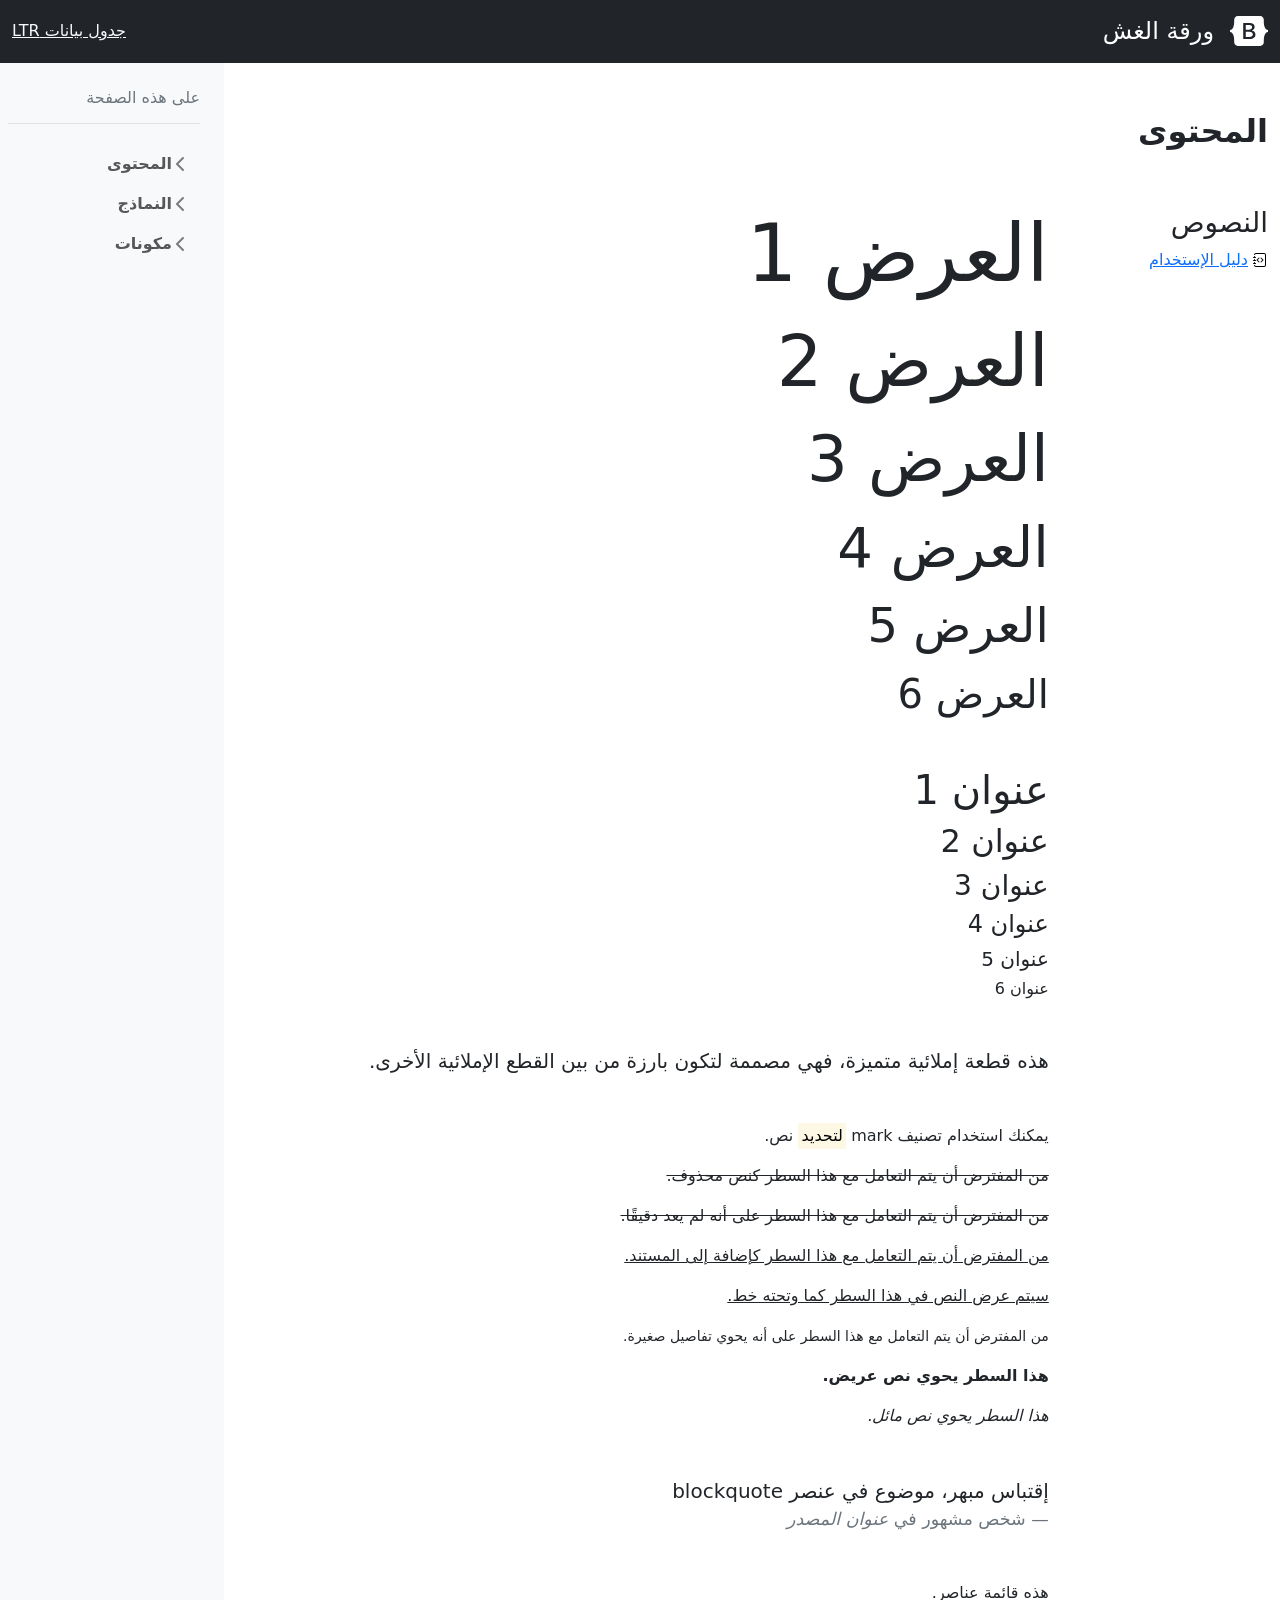
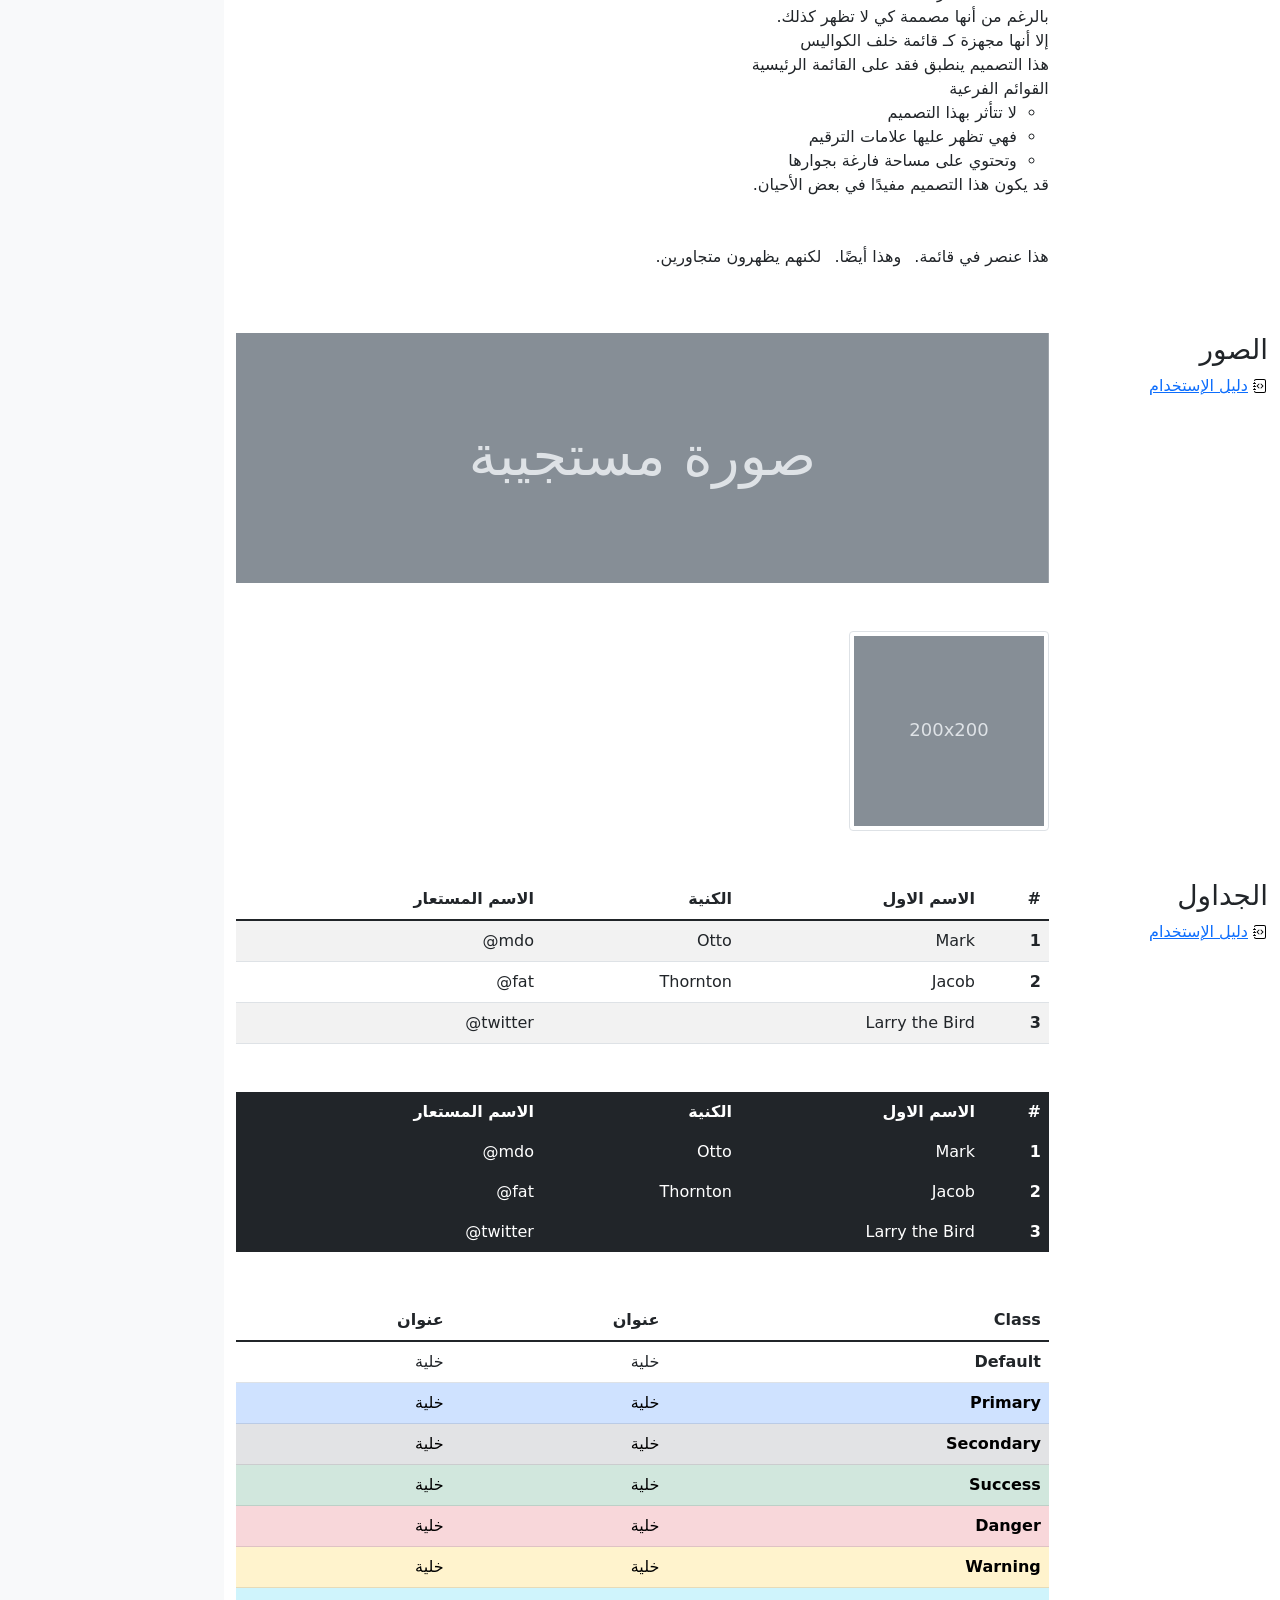
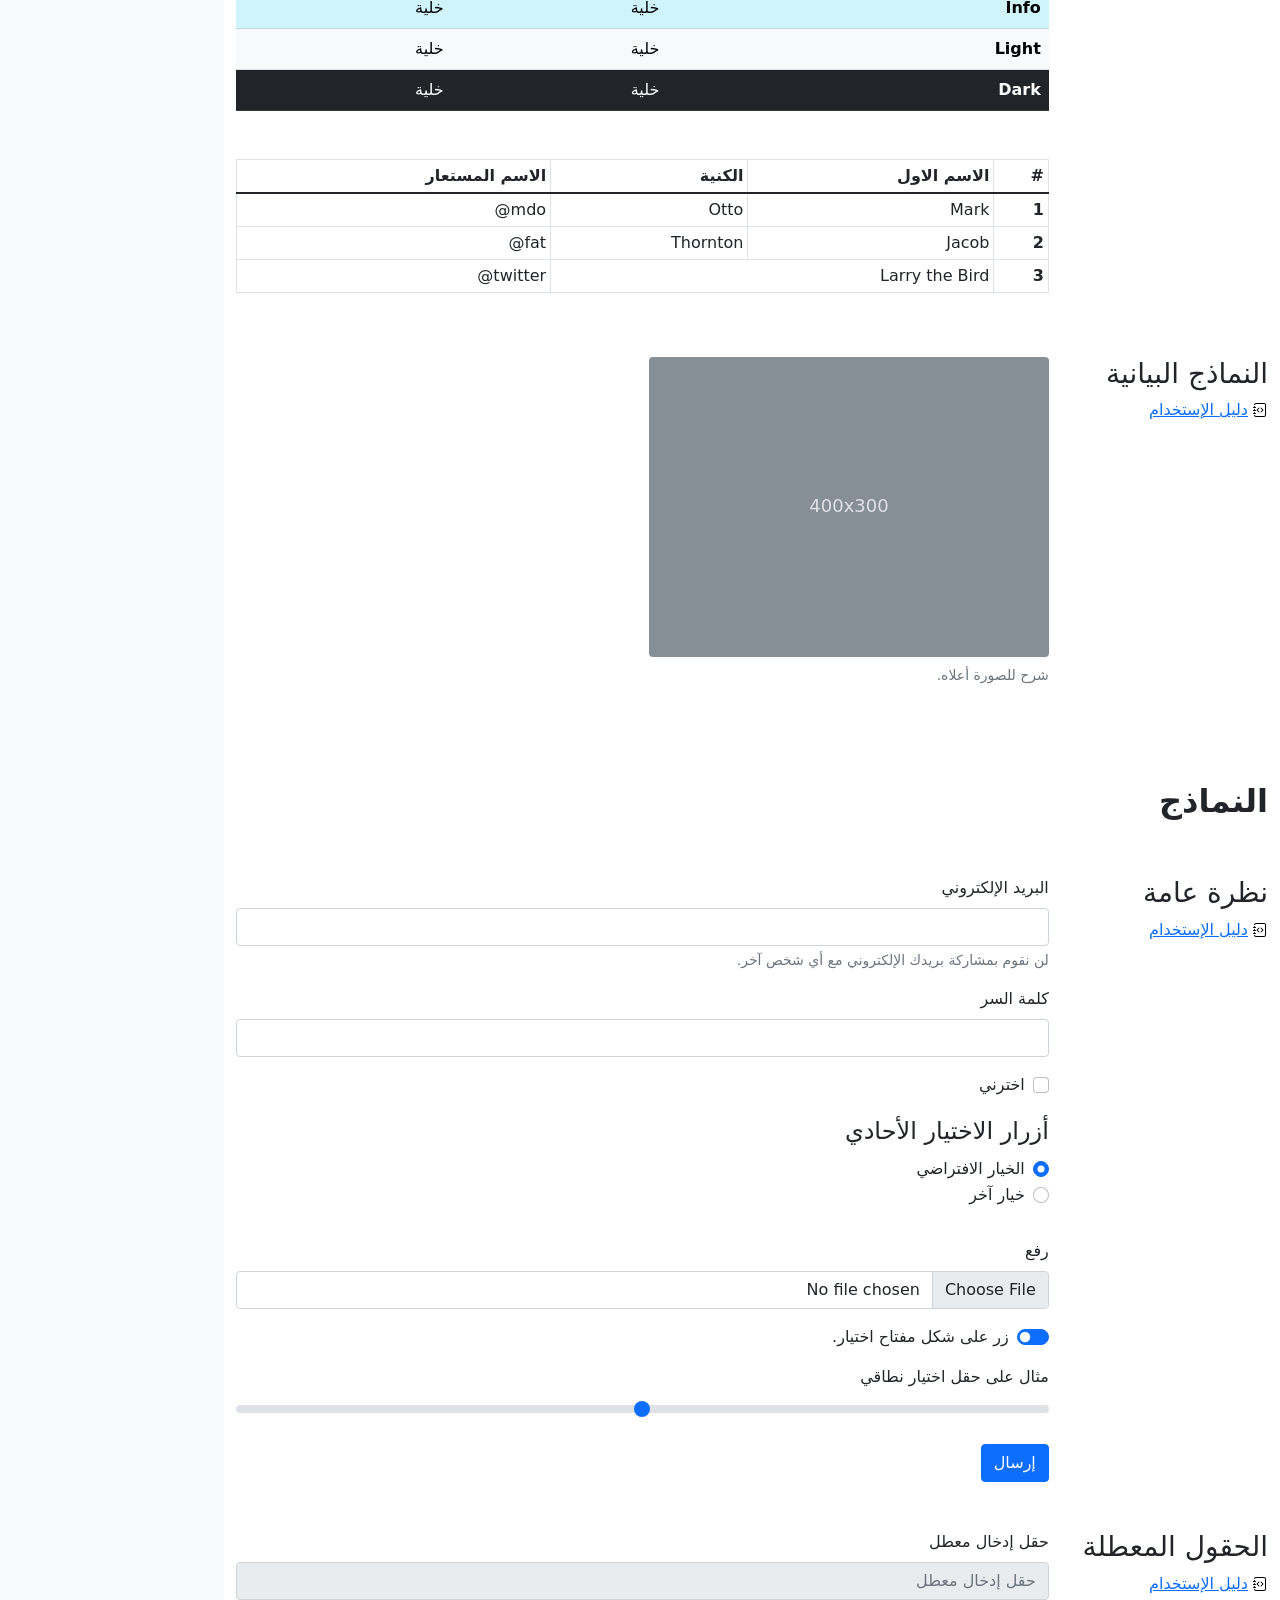
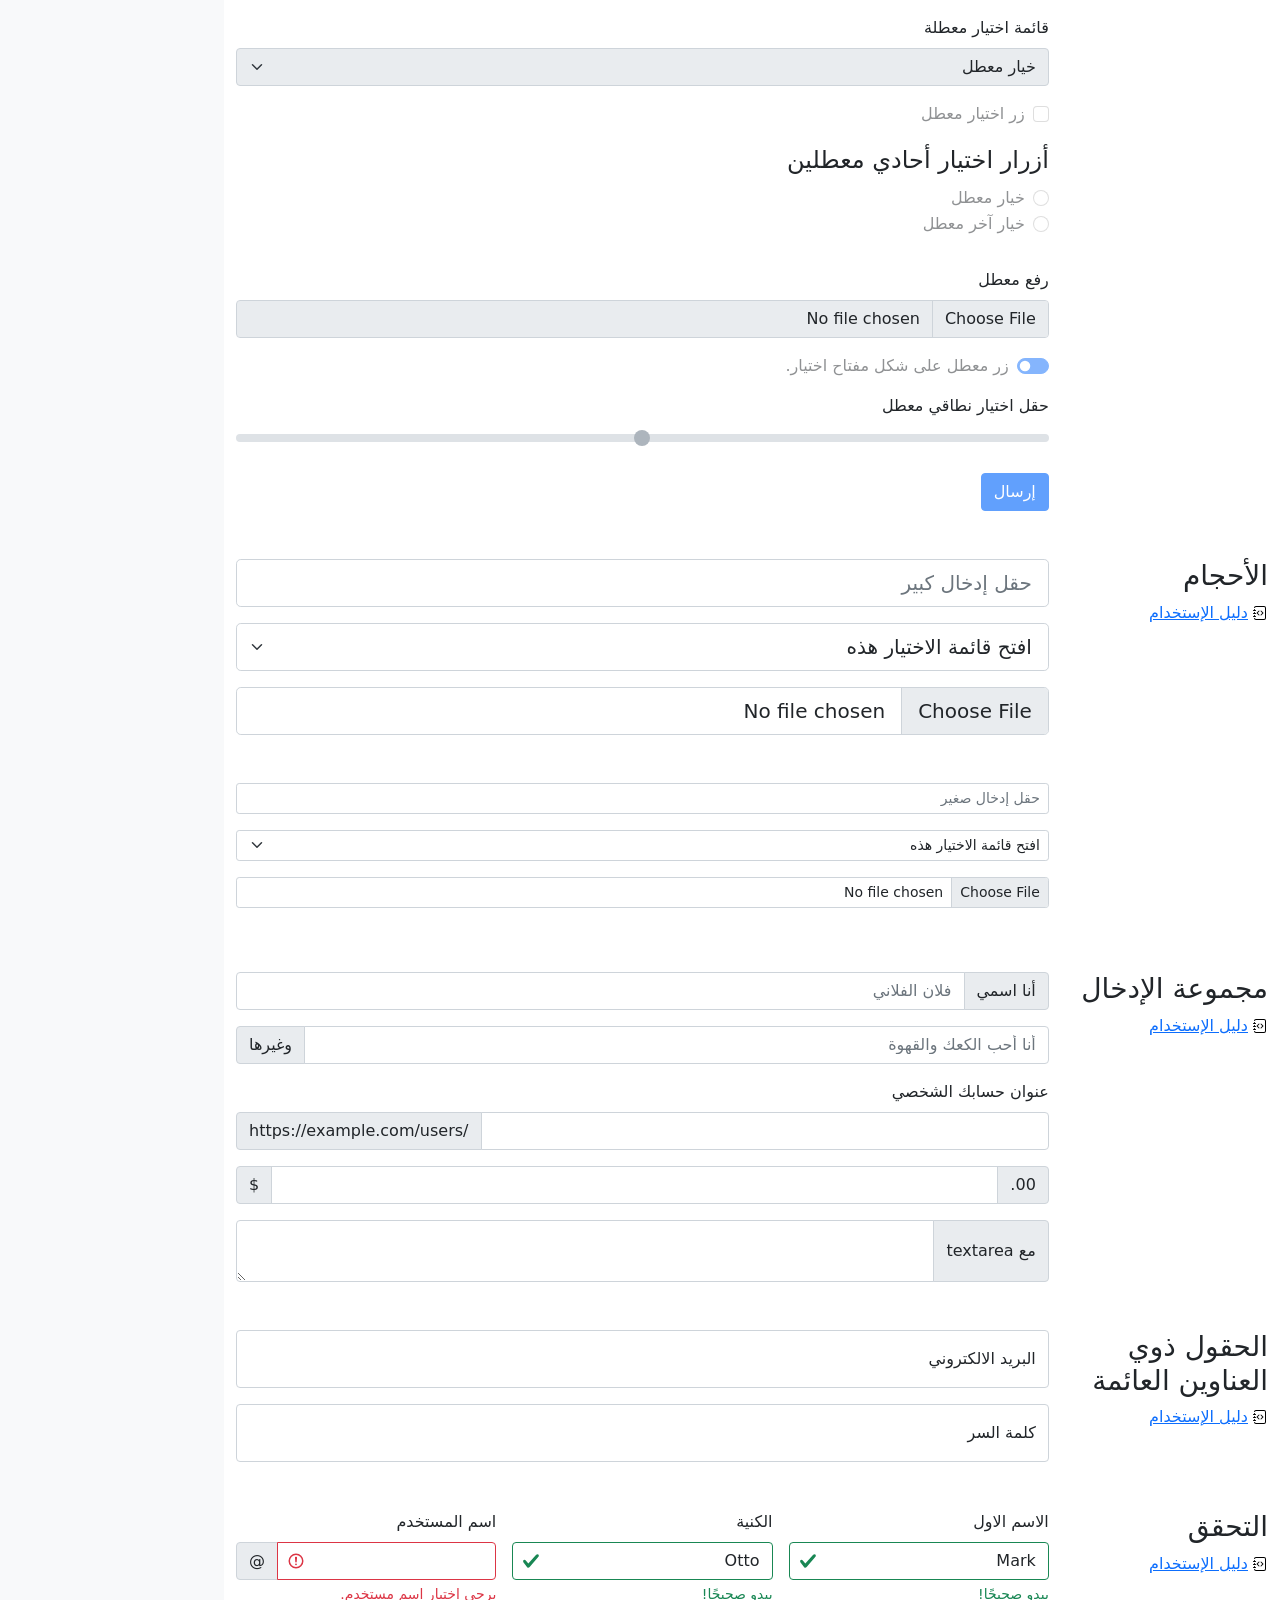
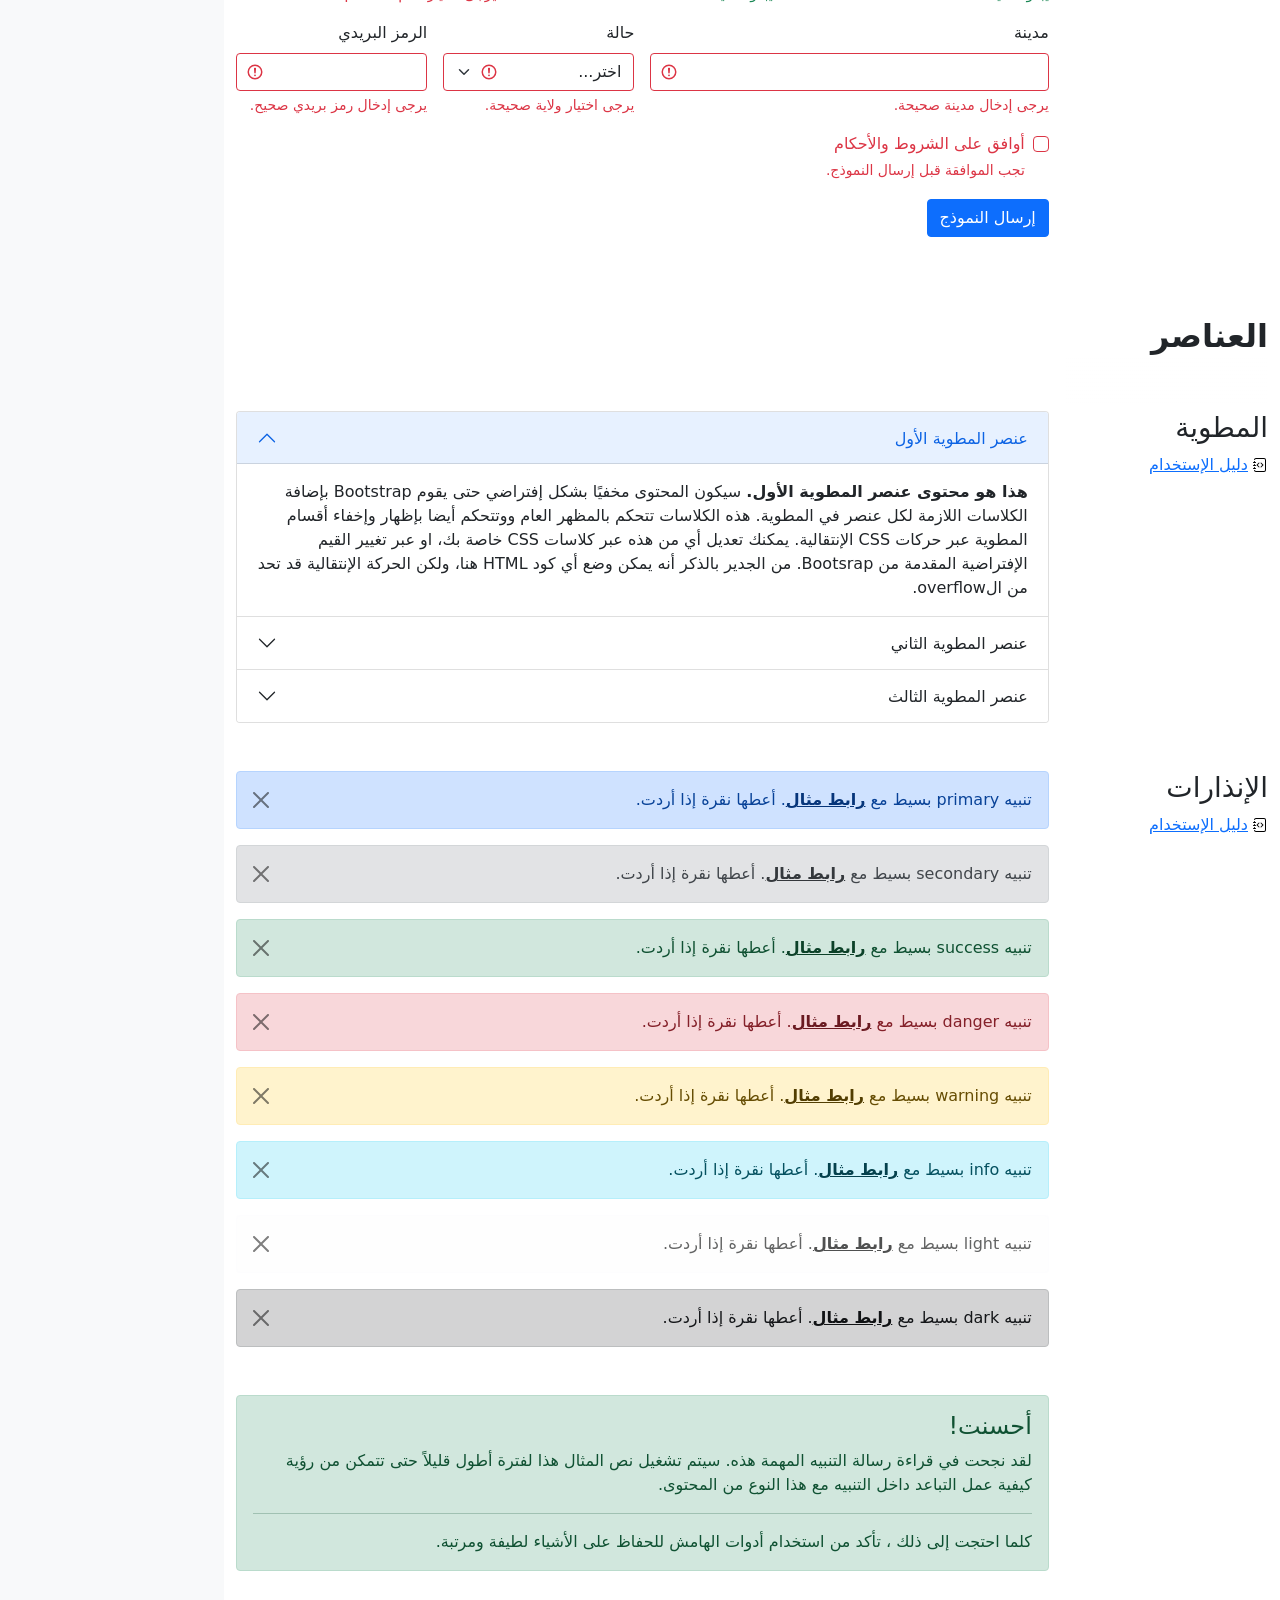
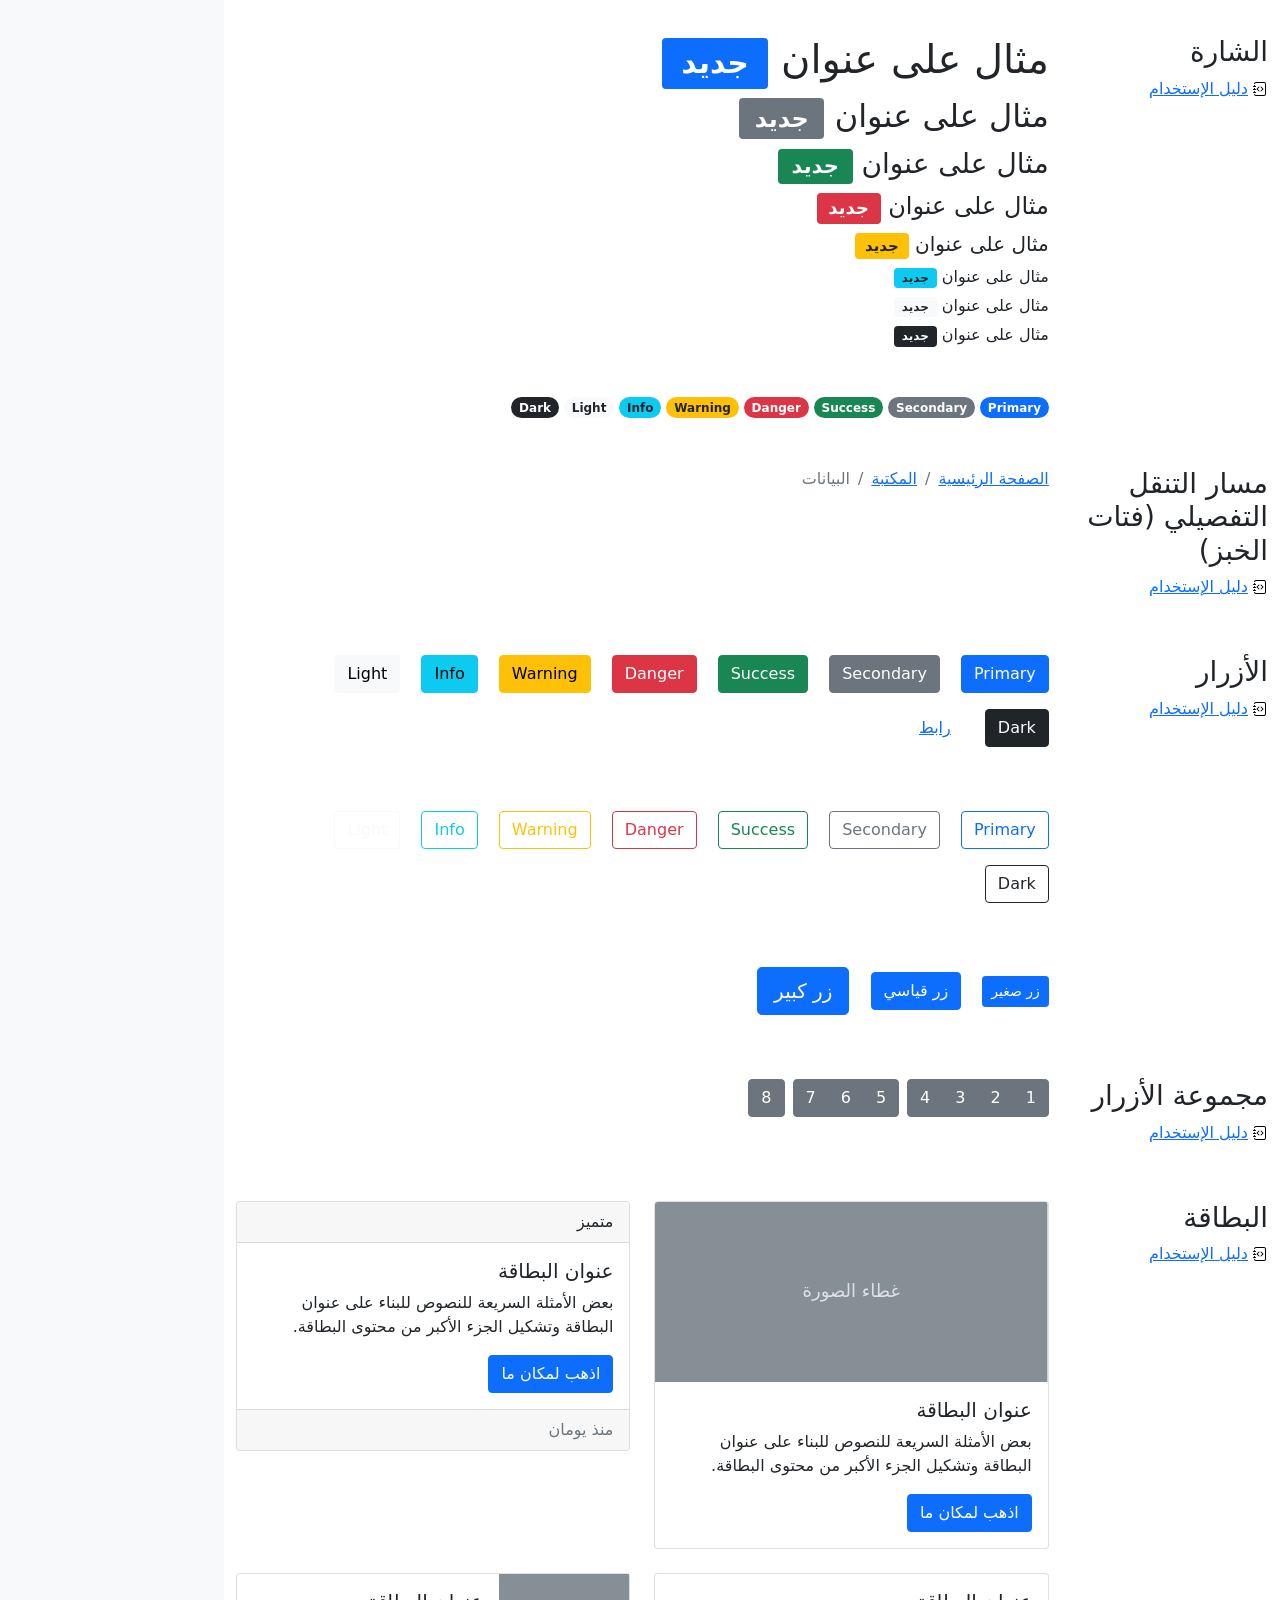
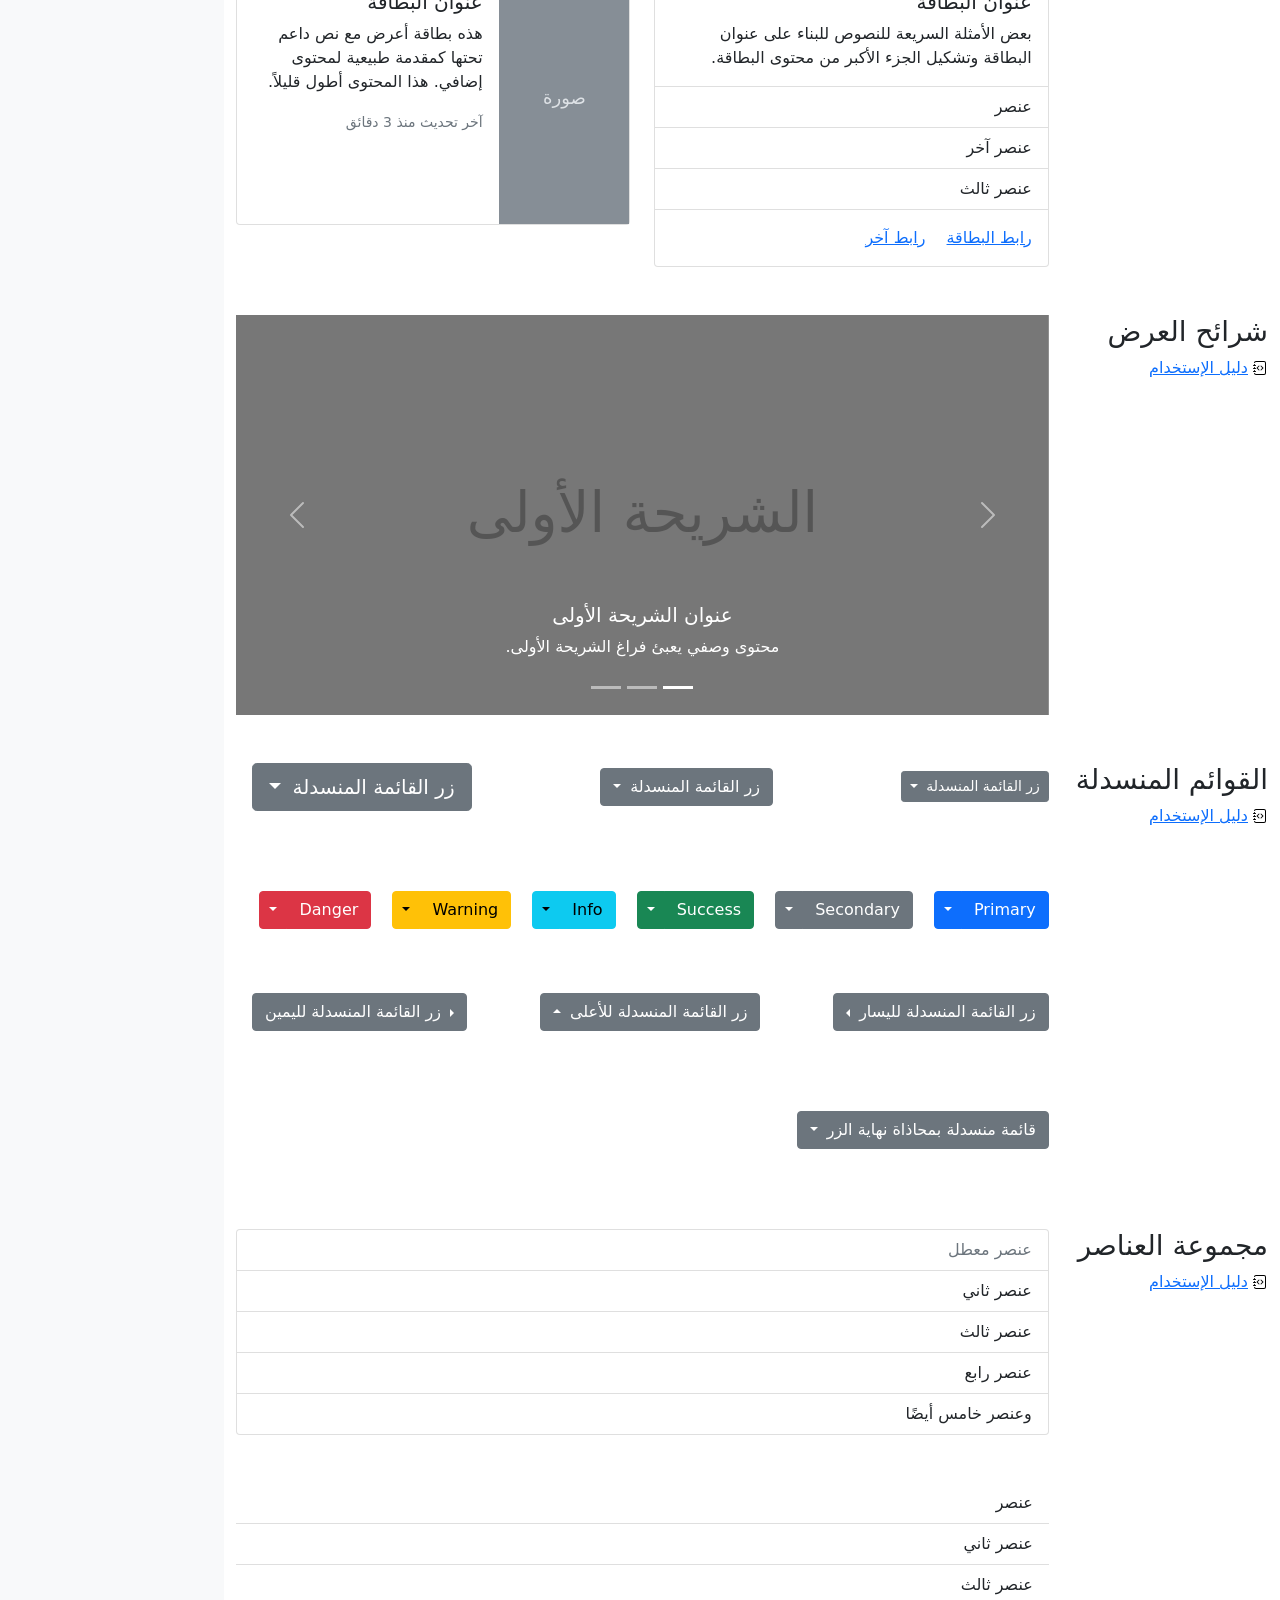
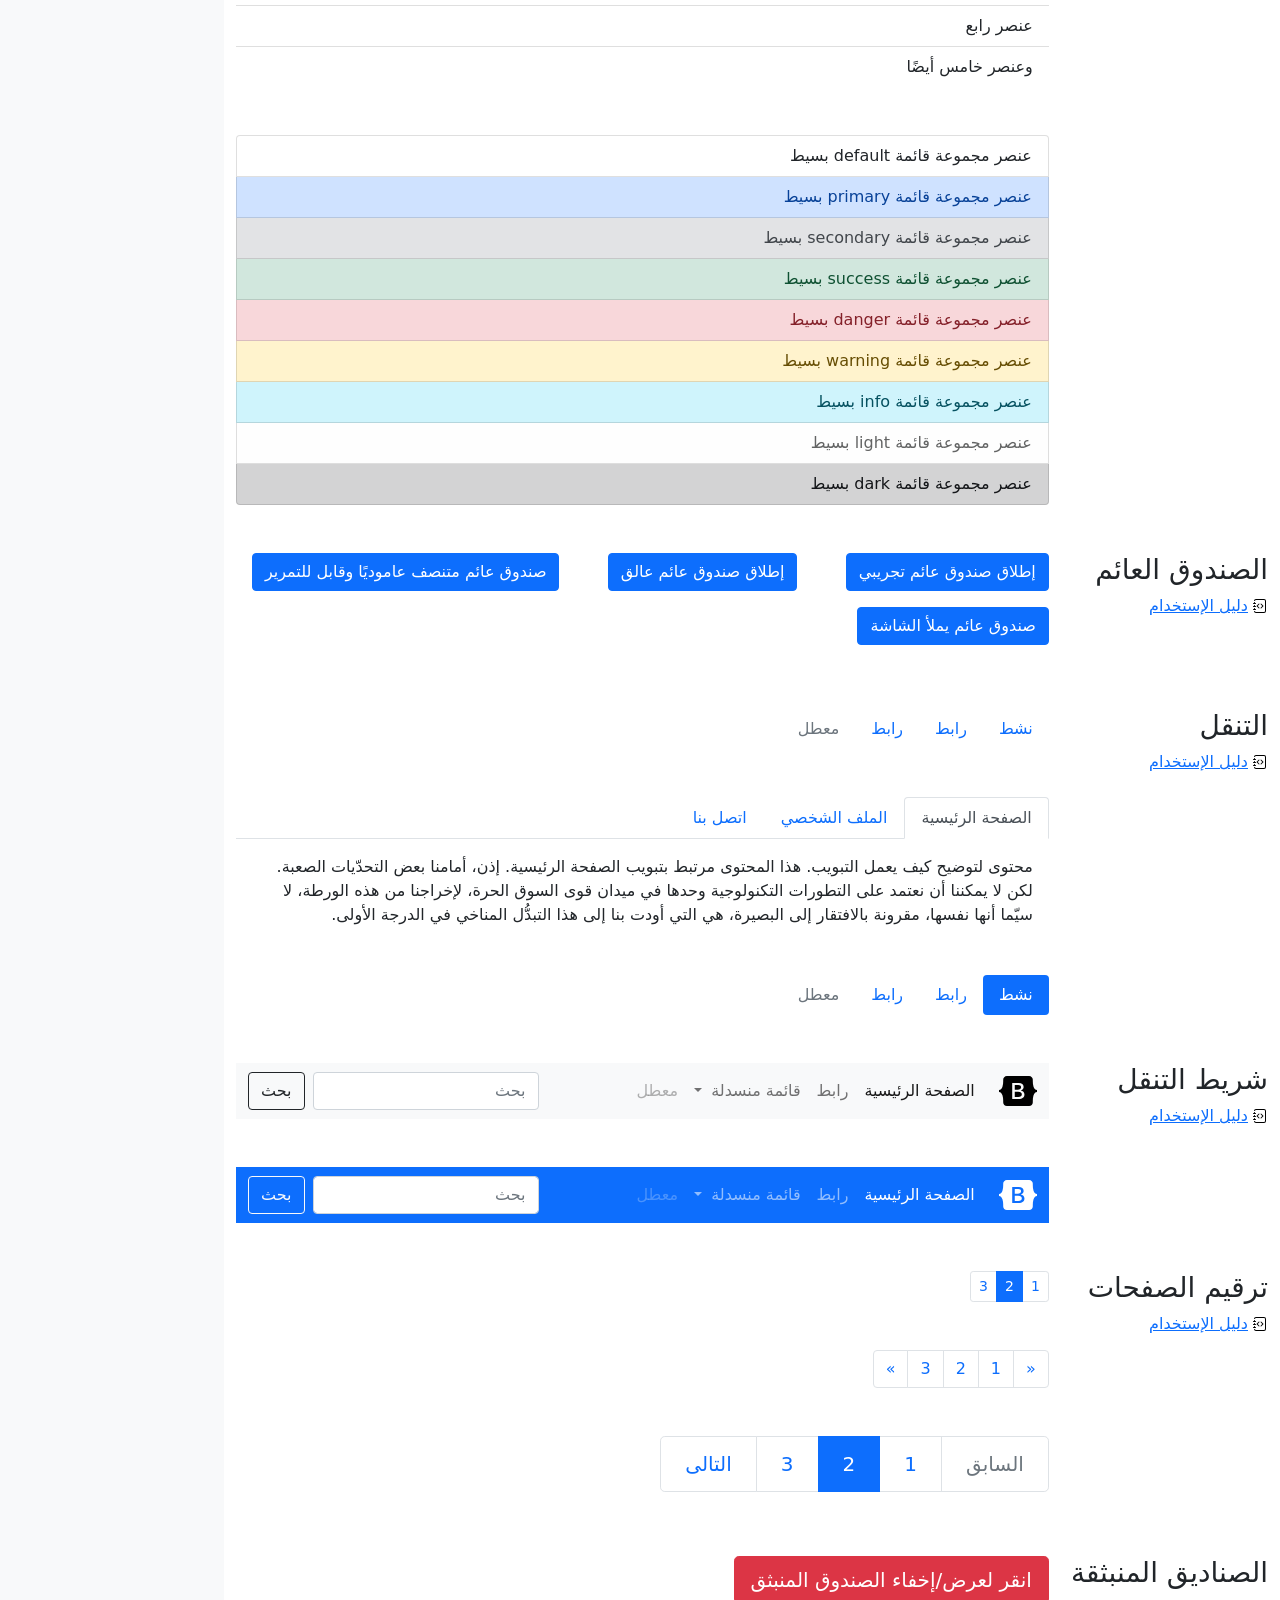
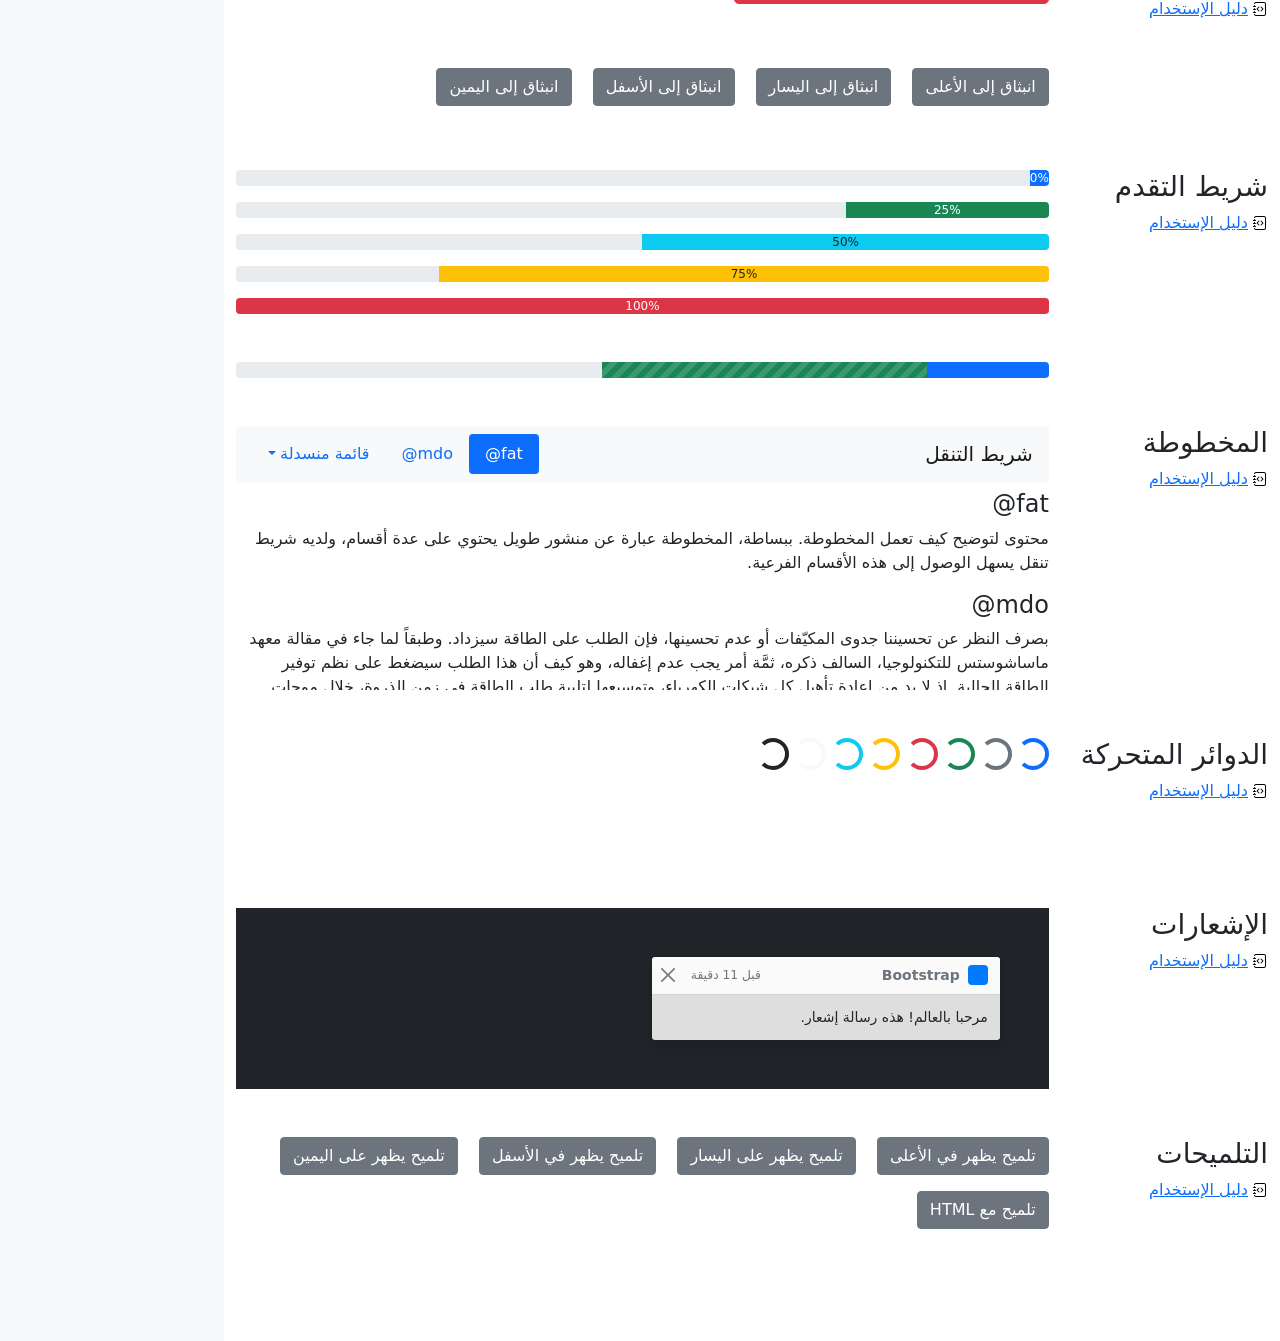
<file: bootstrap/bootstrap-5.1.3-examples/cheatsheet-rtl/index.html>
<!doctype html>
<html lang="ar" dir="rtl">
  <head>
    <meta charset="utf-8">
    <meta name="viewport" content="width=device-width, initial-scale=1">
    <meta name="description" content="">
    <meta name="author" content="Mark Otto, Jacob Thornton, and Bootstrap contributors">
    <meta name="generator" content="Hugo 0.88.1">
    <title>ورقة الغش · Bootstrap v5.1</title>

    <link rel="canonical" href="https://getbootstrap.com/docs/5.1/examples/cheatsheet-rtl/">

    

    <!-- Bootstrap core CSS -->
<link href="../assets/dist/css/bootstrap.rtl.min.css" rel="stylesheet">

    <style>
      .bd-placeholder-img {
        font-size: 1.125rem;
        text-anchor: middle;
        -webkit-user-select: none;
        -moz-user-select: none;
        user-select: none;
      }

      @media (min-width: 768px) {
        .bd-placeholder-img-lg {
          font-size: 3.5rem;
        }
      }
    </style>

    
    <!-- Custom styles for this template -->
    <link href="../cheatsheet/cheatsheet.rtl.css" rel="stylesheet">
  </head>
  <body class="bg-light">
    
<header class="bd-header bg-dark py-3 d-flex align-items-stretch border-bottom border-dark">
  <div class="container-fluid d-flex align-items-center">
    <h1 class="d-flex align-items-center fs-4 text-white mb-0">
      <img src="../assets/brand/bootstrap-logo-white.svg" width="38" height="30" class="me-3" alt="Bootstrap">
      ورقة الغش
    </h1>
    <a href="../examples/cheatsheet/" class="ms-auto link-light" hreflang="en">جدول بيانات LTR</a>
  </div>
</header>
<aside class="bd-aside sticky-xl-top text-muted align-self-start mb-3 mb-xl-5 px-2">
  <h2 class="h6 pt-4 pb-3 mb-4 border-bottom">على هذه الصفحة</h2>
  <nav class="small" id="toc">
    <ul class="list-unstyled">
      <li class="my-2">
        <button class="btn d-inline-flex align-items-center collapsed" data-bs-toggle="collapse" aria-expanded="false" data-bs-target="#contents-collapse" aria-controls="contents-collapse">المحتوى</button>
        <ul class="list-unstyled ps-3 collapse" id="contents-collapse">
          <li><a class="d-inline-flex align-items-center rounded" href="#typography">النصوص</a></li>
          <li><a class="d-inline-flex align-items-center rounded" href="#images">الصور</a></li>
          <li><a class="d-inline-flex align-items-center rounded" href="#tables">الجداول</a></li>
          <li><a class="d-inline-flex align-items-center rounded" href="#figures">النماذج البيانية</a></li>
        </ul>
      </li>
      <li class="my-2">
        <button class="btn d-inline-flex align-items-center collapsed" data-bs-toggle="collapse" aria-expanded="false" data-bs-target="#forms-collapse" aria-controls="forms-collapse">النماذج</button>
        <ul class="list-unstyled ps-3 collapse" id="forms-collapse">
          <li><a class="d-inline-flex align-items-center rounded" href="#overview">نظرة عامة</a></li>
          <li><a class="d-inline-flex align-items-center rounded" href="#disabled-forms">الحقول المعطلة</a></li>
          <li><a class="d-inline-flex align-items-center rounded" href="#sizing">الأحجام</a></li>
          <li><a class="d-inline-flex align-items-center rounded" href="#input-group">مجموعة الإدخال</a></li>
          <li><a class="d-inline-flex align-items-center rounded" href="#floating-labels">الحقول ذوي العناوين العائمة</a></li>
          <li><a class="d-inline-flex align-items-center rounded" href="#validation">التحقق</a></li>
        </ul>
      </li>
      <li class="my-2">
        <button class="btn d-inline-flex align-items-center collapsed" data-bs-toggle="collapse" aria-expanded="false" data-bs-target="#components-collapse" aria-controls="components-collapse">مكونات</button>
        <ul class="list-unstyled ps-3 collapse" id="components-collapse">
          <li><a class="d-inline-flex align-items-center rounded" href="#accordion">المطوية</a></li>
          <li><a class="d-inline-flex align-items-center rounded" href="#alerts">الإنذارات</a></li>
          <li><a class="d-inline-flex align-items-center rounded" href="#badge">الشارة</a></li>
          <li><a class="d-inline-flex align-items-center rounded" href="#breadcrumb">مسار التنقل التفصيلي</a></li>
          <li><a class="d-inline-flex align-items-center rounded" href="#buttons">الأزرار</a></li>
          <li><a class="d-inline-flex align-items-center rounded" href="#button-group">مجموعة الأزرار</a></li>
          <li><a class="d-inline-flex align-items-center rounded" href="#card">البطاقة</a></li>
          <li><a class="d-inline-flex align-items-center rounded" href="#carousel">شرائح العرض</a></li>
          <li><a class="d-inline-flex align-items-center rounded" href="#dropdowns">القوائم المنسدلة</a></li>
          <li><a class="d-inline-flex align-items-center rounded" href="#list-group">مجموعة العناصر</a></li>
          <li><a class="d-inline-flex align-items-center rounded" href="#modal">الصندوق العائم</a></li>
          <li><a class="d-inline-flex align-items-center rounded" href="#navs">التنقل</a></li>
          <li><a class="d-inline-flex align-items-center rounded" href="#navbar">شريط التنقل</a></li>
          <li><a class="d-inline-flex align-items-center rounded" href="#pagination">ترقيم الصفحات</a></li>
          <li><a class="d-inline-flex align-items-center rounded" href="#popovers">الصناديق المنبثقة</a></li>
          <li><a class="d-inline-flex align-items-center rounded" href="#progress">شريط التقدم</a></li>
          <li><a class="d-inline-flex align-items-center rounded" href="#scrollspy">المخطوطة</a></li>
          <li><a class="d-inline-flex align-items-center rounded" href="#spinners">الدوائر المتحركة</a></li>
          <li><a class="d-inline-flex align-items-center rounded" href="#toasts">الإشعارات</a></li>
          <li><a class="d-inline-flex align-items-center rounded" href="#tooltips">التلميحات</a></li>
        </ul>
      </li>
    </ul>
  </nav>
</aside>
<div class="bd-cheatsheet container-fluid bg-body">
  <section id="content">
    <h2 class="sticky-xl-top fw-bold pt-3 pt-xl-5 pb-2 pb-xl-3">المحتوى</h2>

    <article class="my-3" id="typography">
      <div class="bd-heading sticky-xl-top align-self-start mt-5 mb-3 mt-xl-0 mb-xl-2">
        <h3>النصوص</h3>
        <a class="d-flex align-items-center" hreflang="en" href="../content/typography/">دليل الإستخدام</a>
      </div>

      <div>
        <div class="bd-example">
        <p class="display-1">العرض 1</p>
        <p class="display-2">العرض 2</p>
        <p class="display-3">العرض 3</p>
        <p class="display-4">العرض 4</p>
        <p class="display-5">العرض 5</p>
        <p class="display-6">العرض 6</p>
        </div>

        <div class="bd-example">
        <p class="h1">عنوان 1</p>
        <p class="h2">عنوان 2</p>
        <p class="h3">عنوان 3</p>
        <p class="h4">عنوان 4</p>
        <p class="h5">عنوان 5</p>
        <p class="h6">عنوان 6</p>
        </div>

        <div class="bd-example">
        <p class="lead">
          هذه قطعة إملائية متميزة، فهي مصممة لتكون بارزة من بين القطع الإملائية الأخرى.
        </p>
        </div>

        <div class="bd-example">
        <p>يمكنك استخدام تصنيف mark <mark>لتحديد</mark> نص.</p>
        <p><del>من المفترض أن يتم التعامل مع هذا السطر كنص محذوف.</del></p>
        <p><s>من المفترض أن يتم التعامل مع هذا السطر على أنه لم يعد دقيقًا.</s></p>
        <p><ins>من المفترض أن يتم التعامل مع هذا السطر كإضافة إلى المستند.</ins></p>
        <p><u>سيتم عرض النص في هذا السطر كما وتحته خط.</u></p>
        <p><small>من المفترض أن يتم التعامل مع هذا السطر على أنه يحوي تفاصيل صغيرة.</small></p>
        <p><strong>هذا السطر يحوي نص عريض.</strong></p>
        <p><em>هذا السطر يحوي نص مائل.</em></p>
        </div>

        <div class="bd-example">
        <blockquote class="blockquote">
          <p>إقتباس مبهر، موضوع في عنصر blockquote</p>
          <footer class="blockquote-footer">شخص مشهور في <cite title= "عنوان المصدر"> عنوان المصدر </cite></footer>
        </blockquote>
        </div>

        <div class="bd-example">
        <ul class="list-unstyled">
          <li>هذه قائمة عناصر.</li>
          <li>بالرغم من أنها مصممة كي لا تظهر كذلك.</li>
          <li>إلا أنها مجهزة كـ قائمة خلف الكواليس</li>
          <li>هذا التصميم ينطبق فقد على القائمة الرئيسية</li>
          <li>القوائم الفرعية
            <ul>
              <li>لا تتأثر بهذا التصميم</li>
              <li>فهي تظهر عليها علامات الترقيم</li>
              <li>وتحتوي على مساحة فارغة بجوارها</li>
            </ul>
          </li>
          <li>قد يكون هذا التصميم مفيدًا في بعض الأحيان.</li>
        </ul>
        </div>

        <div class="bd-example">
        <ul class="list-inline">
          <li class="list-inline-item">هذا عنصر في قائمة.</li>
          <li class="list-inline-item">وهذا أيضًا.</li>
          <li class="list-inline-item">لكنهم يظهرون متجاورين.</li>
        </ul>
        </div>
      </div>
    </article>
    <article class="my-3" id="images">
      <div class="bd-heading sticky-xl-top align-self-start mt-5 mb-3 mt-xl-0 mb-xl-2">
        <h3>الصور</h3>
        <a class="d-flex align-items-center" hreflang="en" href="../content/images/">دليل الإستخدام</a>
      </div>

      <div>
        <div class="bd-example">
        <svg class="bd-placeholder-img bd-placeholder-img-lg img-fluid" width="100%" height="250" xmlns="http://www.w3.org/2000/svg" role="img" aria-label="Placeholder: صورة مستجيبة" preserveAspectRatio="xMidYMid slice" focusable="false"><title>Placeholder</title><rect width="100%" height="100%" fill="#868e96"/><text x="50%" y="50%" fill="#dee2e6" dy=".3em">صورة مستجيبة</text></svg>

        </div>

        <div class="bd-example">
        <svg class="bd-placeholder-img img-thumbnail" width="200" height="200" xmlns="http://www.w3.org/2000/svg" role="img" aria-label="صورة عنصر نائب مربع عام مع حدود بيضاء حولها ، مما يجعلها تشبه صورة تم التقاطها بكاميرا فورية قديمة: 200x200" preserveAspectRatio="xMidYMid slice" focusable="false"><title>صورة عنصر نائب مربع عام مع حدود بيضاء حولها ، مما يجعلها تشبه صورة تم التقاطها بكاميرا فورية قديمة</title><rect width="100%" height="100%" fill="#868e96"/><text x="50%" y="50%" fill="#dee2e6" dy=".3em">200x200</text></svg>

        </div>
      </div>
    </article>
    <article class="my-3" id="tables">
      <div class="bd-heading sticky-xl-top align-self-start mt-5 mb-3 mt-xl-0 mb-xl-2">
        <h3>الجداول</h3>
        <a class="d-flex align-items-center" hreflang="en" href="../content/tables/">دليل الإستخدام</a>
      </div>

      <div>
        <div class="bd-example">
        <table class="table table-striped">
          <thead>
          <tr>
            <th scope="col">#</th>
            <th scope="col">الاسم الاول</th>
            <th scope="col">الكنية</th>
            <th scope="col">الاسم المستعار</th>
          </tr>
          </thead>
          <tbody>
          <tr>
            <th scope="row">1</th>
            <td>Mark</td>
            <td>Otto</td>
            <td><bdo lang="en" dir="ltr">@mdo</bdo></td>
          </tr>
          <tr>
            <th scope="row">2</th>
            <td>Jacob</td>
            <td>Thornton</td>
            <td><bdo lang="en" dir="ltr">@fat</bdo></td>
          </tr>
          <tr>
            <th scope="row">3</th>
            <td colspan="2">Larry the Bird</td>
            <td><bdo lang="en" dir="ltr">@twitter</bdo></td>
          </tr>
          </tbody>
        </table>
        </div>

        <div class="bd-example">
        <table class="table table-dark table-borderless">
          <thead>
          <tr>
            <th scope="col">#</th>
            <th scope="col">الاسم الاول</th>
            <th scope="col">الكنية</th>
            <th scope="col">الاسم المستعار</th>
          </tr>
          </thead>
          <tbody>
          <tr>
            <th scope="row">1</th>
            <td>Mark</td>
            <td>Otto</td>
            <td><bdo lang="en" dir="ltr">@mdo</bdo></td>
          </tr>
          <tr>
            <th scope="row">2</th>
            <td>Jacob</td>
            <td>Thornton</td>
            <td><bdo lang="en" dir="ltr">@fat</bdo></td>
          </tr>
          <tr>
            <th scope="row">3</th>
            <td colspan="2">Larry the Bird</td>
            <td><bdo lang="en" dir="ltr">@twitter</bdo></td>
          </tr>
          </tbody>
        </table>
        </div>

        <div class="bd-example">
        <table class="table table-hover">
          <thead>
          <tr>
            <th scope="col">Class</th>
            <th scope="col">عنوان</th>
            <th scope="col">عنوان</th>
          </tr>
          </thead>
          <tbody>
          <tr>
            <th scope="row">Default</th>
            <td>خلية</td>
            <td>خلية</td>
          </tr>
          
          <tr class="table-primary">
            <th scope="row">Primary</th>
            <td>خلية</td>
            <td>خلية</td>
          </tr>
          <tr class="table-secondary">
            <th scope="row">Secondary</th>
            <td>خلية</td>
            <td>خلية</td>
          </tr>
          <tr class="table-success">
            <th scope="row">Success</th>
            <td>خلية</td>
            <td>خلية</td>
          </tr>
          <tr class="table-danger">
            <th scope="row">Danger</th>
            <td>خلية</td>
            <td>خلية</td>
          </tr>
          <tr class="table-warning">
            <th scope="row">Warning</th>
            <td>خلية</td>
            <td>خلية</td>
          </tr>
          <tr class="table-info">
            <th scope="row">Info</th>
            <td>خلية</td>
            <td>خلية</td>
          </tr>
          <tr class="table-light">
            <th scope="row">Light</th>
            <td>خلية</td>
            <td>خلية</td>
          </tr>
          <tr class="table-dark">
            <th scope="row">Dark</th>
            <td>خلية</td>
            <td>خلية</td>
          </tr>
          </tbody>
        </table>
        </div>

        <div class="bd-example">
        <table class="table table-sm table-bordered">
          <thead>
          <tr>
            <th scope="col">#</th>
            <th scope="col">الاسم الاول</th>
            <th scope="col">الكنية</th>
            <th scope="col">الاسم المستعار</th>
          </tr>
          </thead>
          <tbody>
          <tr>
            <th scope="row">1</th>
            <td>Mark</td>
            <td>Otto</td>
            <td><bdo lang="en" dir="ltr">@mdo</bdo></td>
          </tr>
          <tr>
            <th scope="row">2</th>
            <td>Jacob</td>
            <td>Thornton</td>
            <td><bdo lang="en" dir="ltr">@fat</bdo></td>
          </tr>
          <tr>
            <th scope="row">3</th>
            <td colspan="2">Larry the Bird</td>
            <td><bdo lang="en" dir="ltr">@twitter</bdo></td>
          </tr>
          </tbody>
        </table>
        </div>
      </div>
    </article>
    <article class="my-3" id="figures">
      <div class="bd-heading sticky-xl-top align-self-start mt-5 mb-3 mt-xl-0 mb-xl-2">
        <h3>النماذج البيانية</h3>
        <a class="d-flex align-items-center" hreflang="en" href="../content/figures/">دليل الإستخدام</a>
      </div>

      <div>
        <div class="bd-example">
        <figure class="figure">
          <svg class="bd-placeholder-img figure-img img-fluid rounded" width="400" height="300" xmlns="http://www.w3.org/2000/svg" role="img" aria-label="Placeholder: 400x300" preserveAspectRatio="xMidYMid slice" focusable="false"><title>Placeholder</title><rect width="100%" height="100%" fill="#868e96"/><text x="50%" y="50%" fill="#dee2e6" dy=".3em">400x300</text></svg>

          <figcaption class="figure-caption">شرح للصورة أعلاه.</figcaption>
        </figure>
        </div>
      </div>
    </article>
  </section>

  <section id="forms">
    <h2 class="sticky-xl-top fw-bold pt-3 pt-xl-5 pb-2 pb-xl-3">النماذج</h2>

    <article class="my-3" id="overview">
      <div class="bd-heading sticky-xl-top align-self-start mt-5 mb-3 mt-xl-0 mb-xl-2">
        <h3>نظرة عامة</h3>
        <a class="d-flex align-items-center" hreflang="en" href="../forms/overview/">دليل الإستخدام</a>
      </div>

      <div>
        <div class="bd-example">
        <form>
          <div class="mb-3">
            <label for="exampleInputEmail1" class="form-label">البريد الإلكتروني</label>
            <input type="email" class="form-control" id="exampleInputEmail1" aria-describedby="emailHelp">
            <div id="emailHelp" class="form-text">لن نقوم بمشاركة بريدك الإلكتروني مع أي شخص آخر.</div>
          </div>
          <div class="mb-3">
            <label for="exampleInputPassword1" class="form-label">كلمة السر</label>
            <input type="password" class="form-control" id="exampleInputPassword1">
          </div>
          <div class="mb-3 form-check">
            <input type="checkbox" class="form-check-input" id="exampleCheck1">
            <label class="form-check-label" for="exampleCheck1">اخترني</label>
          </div>
          <fieldset class="mb-3">
            <legend>أزرار الاختيار الأحادي</legend>
            <div class="form-check">
              <input type="radio" name="radios" class="form-check-input" id="exampleRadio1" checked>
              <label class="form-check-label" for="exampleRadio1">الخيار الافتراضي</label>
            </div>
            <div class="mb-3 form-check">
              <input type="radio" name="radios" class="form-check-input" id="exampleRadio2">
              <label class="form-check-label" for="exampleRadio2">خيار آخر</label>
            </div>
          </fieldset>
          <div class="mb-3">
            <label class="form-label" for="customFile">رفع</label>
            <input type="file" class="form-control" id="customFile">
          </div>
          <div class="mb-3 form-check form-switch">
            <input class="form-check-input" type="checkbox" role="switch" id="flexSwitchCheckChecked" checked>
            <label class="form-check-label" for="flexSwitchCheckChecked">زر على شكل مفتاح اختيار.</label>
          </div>
          <div class="mb-3">
            <label for="customRange3" class="form-label">مثال على حقل اختيار نطاقي</label>
            <input type="range" class="form-range" min="0" max="5" step="0.5" id="customRange3">
          </div>
          <button type="submit" class="btn btn-primary">إرسال</button>
        </form>
        </div>
      </div>
    </article>
    <article class="my-3" id="disabled-forms">
      <div class="bd-heading sticky-xl-top align-self-start mt-5 mb-3 mt-xl-0 mb-xl-2">
        <h3>الحقول المعطلة</h3>
        <a class="d-flex align-items-center" hreflang="en" href="../forms/overview/#disabled-forms">دليل الإستخدام</a>
      </div>

      <div>
        <div class="bd-example">
        <form>
          <fieldset disabled aria-label="مثال على مجموعة الحقول المعطلة">
            <div class="mb-3">
              <label for="disabledTextInput" class="form-label">حقل إدخال معطل</label>
              <input type="text" id="disabledTextInput" class="form-control" placeholder="حقل إدخال معطل">
            </div>
            <div class="mb-3">
              <label for="disabledSelect" class="form-label">قائمة اختيار معطلة</label>
              <select id="disabledSelect" class="form-select">
                <option>خيار معطل</option>
              </select>
            </div>
            <div class="mb-3">
              <div class="form-check">
                <input class="form-check-input" type="checkbox" id="disabledFieldsetCheck" disabled>
                <label class="form-check-label" for="disabledFieldsetCheck">
                  زر اختيار معطل
                </label>
              </div>
            </div>
            <fieldset class="mb-3">
              <legend>أزرار اختيار أحادي معطلين</legend>
              <div class="form-check">
                <input type="radio" name="radios" class="form-check-input" id="disabledRadio1" disabled>
                <label class="form-check-label" for="disabledRadio1">خيار معطل</label>
              </div>
              <div class="mb-3 form-check">
                <input type="radio" name="radios" class="form-check-input" id="disabledRadio2" disabled>
                <label class="form-check-label" for="disabledRadio2">خيار آخر معطل</label>
              </div>
            </fieldset>
            <div class="mb-3">
              <label class="form-label" for="disabledCustomFile">رفع معطل</label>
              <input type="file" class="form-control" id="disabledCustomFile" disabled>
            </div>
            <div class="mb-3 form-check form-switch">
              <input class="form-check-input" type="checkbox" role="switch" id="disabledSwitchCheckChecked" checked disabled>
              <label class="form-check-label" for="disabledSwitchCheckChecked">زر معطل على شكل مفتاح اختيار.</label>
            </div>
            <div class="mb-3">
              <label for="disabledRange" class="form-label">حقل اختيار نطاقي معطل</label>
              <input type="range" class="form-range" min="0" max="5" step="0.5" id="disabledRange">
            </div>
            <button type="submit" class="btn btn-primary">إرسال</button>
          </fieldset>
        </form>
        </div>
      </div>
    </article>
    <article class="my-3" id="sizing">
      <div class="bd-heading sticky-xl-top align-self-start mt-5 mb-3 mt-xl-0 mb-xl-2">
        <h3>الأحجام</h3>
        <a class="d-flex align-items-center" hreflang="en" href="../forms/form-control/#sizing">دليل الإستخدام</a>
      </div>

      <div>
        <div class="bd-example">
        <div class="mb-3">
          <input class="form-control form-control-lg" type="text" placeholder="حقل إدخال كبير" aria-label=".form-control-lg مثال">
        </div>
        <div class="mb-3">
          <select class="form-select form-select-lg mb-3" aria-label=".form-select-lg مثال">
            <option selected>افتح قائمة الاختيار هذه</option>
            <option value="1">واحد</option>
            <option value="2">اثنان</option>
            <option value="3">ثلاثة</option>
          </select>
        </div>
        <div class="mb-3">
          <input type="file" class="form-control form-control-lg" aria-label="مثال على إدخال ملف كبير">
        </div>
        </div>

        <div class="bd-example">
        <div class="mb-3">
          <input class="form-control form-control-sm" type="text" placeholder="حقل إدخال صغير" aria-label=".form-control-sm مثال">
        </div>
        <div class="mb-3">
          <select class="form-select form-select-sm" aria-label=".form-select-sm مثال">
            <option selected>افتح قائمة الاختيار هذه</option>
            <option value="1">واحد</option>
            <option value="2">اثنان</option>
            <option value="3">ثلاثة</option>
          </select>
        </div>
        <div class="mb-3">
          <input type="file" class="form-control form-control-sm" aria-label="مثال على إدخال ملف صغير">
        </div>
        </div>
      </div>
    </article>
    <article class="my-3" id="input-group">
      <div class="bd-heading sticky-xl-top align-self-start mt-5 mb-3 mt-xl-0 mb-xl-2">
        <h3>مجموعة الإدخال</h3>
        <a class="d-flex align-items-center" hreflang="en" href="../forms/input-group/">دليل الإستخدام</a>
      </div>

      <div>
        <div class="bd-example">
        <div class="input-group mb-3">
          <span class="input-group-text" id="basic-addon1">أنا اسمي</span>
          <input type="text" class="form-control" placeholder="فلان الفلاني" aria-label="الاسم" aria-describedby="basic-addon1">
        </div>
        <div class="input-group mb-3">
          <input type="text" class="form-control" placeholder="أنا أحب الكعك والقهوة" aria-label="الطعام المفضل" aria-describedby="basic-addon2">
          <span class="input-group-text" id="basic-addon2">وغيرها</span>
        </div>
        <label for="basic-url" class="form-label">عنوان حسابك الشخصي</label>
        <div class="input-group mb-3">
          <input type="text" class="form-control" id="basic-url" aria-describedby="basic-addon3">
          <span class="input-group-text" id="basic-addon3"><bdo lang="en" dir="ltr">https://example.com/users/</bdo></span>
        </div>
        <div class="input-group mb-3">
          <span class="input-group-text"><bdo lang="en" dir="ltr">.00</bdo></span>
          <input type="text" class="form-control" aria-label="المبلغ (لأقرب دولار)">
          <span class="input-group-text">$</span>
        </div>
        <div class="input-group">
          <span class="input-group-text">مع textarea</span>
          <textarea class="form-control" aria-label="مع textarea"></textarea>
        </div>
        </div>
      </div>
    </article>
    <article class="my-3" id="floating-labels">
      <div class="bd-heading sticky-xl-top align-self-start mt-5 mb-3 mt-xl-0 mb-xl-2">
        <h3>الحقول ذوي العناوين العائمة</h3>
        <a class="d-flex align-items-center" href="../forms/floating-labels/">دليل الإستخدام</a>
      </div>

      <div>
        <div class="bd-example">
        <form>
          <div class="form-floating mb-3">
            <input type="email" class="form-control" id="floatingInput" placeholder="name@example.com">
            <label for="floatingInput">البريد الالكتروني</label>
          </div>
          <div class="form-floating">
            <input type="password" class="form-control" id="floatingPassword" placeholder="كلمة السر">
            <label for="floatingPassword">كلمة السر</label>
          </div>
        </form>
        </div>
      </div>
    </article>
    <article class="my-3" id="validation">
      <div class="bd-heading sticky-xl-top align-self-start mt-5 mb-3 mt-xl-0 mb-xl-2">
        <h3>التحقق</h3>
        <a class="d-flex align-items-center" hreflang="en" href="../forms/validation/">دليل الإستخدام</a>
      </div>

      <div>
        <div class="bd-example">
        <form class="row g-3">
          <div class="col-md-4">
            <label for="validationServer01" class="form-label">الاسم الاول</label>
            <input type="text" class="form-control is-valid" id="validationServer01" value="Mark" required>
            <div class="valid-feedback">
              يبدو صحيحًا!
            </div>
          </div>
          <div class="col-md-4">
            <label for="validationServer02" class="form-label">الكنية</label>
            <input type="text" class="form-control is-valid" id="validationServer02" value="Otto" required>
            <div class="valid-feedback">
              يبدو صحيحًا!
            </div>
          </div>
          <div class="col-md-4">
            <label for="validationServerUsername" class="form-label">اسم المستخدم</label>
            <div class="input-group has-validation">
              <input type="text" class="form-control is-invalid" id="validationServerUsername" aria-describedby="inputGroupPrepend3" required>
              <span class="input-group-text" id="inputGroupPrepend3">@</span>
              <div class="invalid-feedback">
                يرجى اختيار اسم مستخدم.
              </div>
            </div>
          </div>
          <div class="col-md-6">
            <label for="validationServer03" class="form-label">مدينة</label>
            <input type="text" class="form-control is-invalid" id="validationServer03" required>
            <div class="invalid-feedback">
              يرجى إدخال مدينة صحيحة.
            </div>
          </div>
          <div class="col-md-3">
            <label for="validationServer04" class="form-label">حالة</label>
            <select class="form-select is-invalid" id="validationServer04" required>
              <option selected disabled value="">اختر...</option>
              <option>...</option>
            </select>
            <div class="invalid-feedback">
              يرجى اختيار ولاية صحيحة.
            </div>
          </div>
          <div class="col-md-3">
            <label for="validationServer05" class="form-label">الرمز البريدي</label>
            <input type="text" class="form-control is-invalid" id="validationServer05" required>
            <div class="invalid-feedback">
              يرجى إدخال رمز بريدي صحيح.
            </div>
          </div>
          <div class="col-12">
            <div class="form-check">
              <input class="form-check-input is-invalid" type="checkbox" value="" id="invalidCheck3" required>
              <label class="form-check-label" for="invalidCheck3">
                أوافق على الشروط والأحكام
              </label>
              <div class="invalid-feedback">
                تجب الموافقة قبل إرسال النموذج.
              </div>
            </div>
          </div>
          <div class="col-12">
            <button class="btn btn-primary" type="submit">إرسال النموذج</button>
          </div>
        </form>
        </div>
      </div>
    </article>
  </section>

  <section id="components">
    <h2 class="sticky-xl-top fw-bold pt-3 pt-xl-5 pb-2 pb-xl-3">العناصر</h2>

    <article class="my-3" id="accordion">
      <div class="bd-heading sticky-xl-top align-self-start mt-5 mb-3 mt-xl-0 mb-xl-2">
        <h3>المطوية</h3>
        <a class="d-flex align-items-center" hreflang="en" href="../components/accordion/">دليل الإستخدام</a>
      </div>

      <div>
        <div class="bd-example">
        <div class="accordion" id="accordionExample">
          <div class="accordion-item">
            <h4 class="accordion-header" id="headingOne">
              <button class="accordion-button" type="button" data-bs-toggle="collapse" data-bs-target="#collapseOne" aria-expanded="true" aria-controls="collapseOne">
                عنصر المطوية الأول
              </button>
            </h4>
            <div id="collapseOne" class="accordion-collapse collapse show" aria-labelledby="headingOne" data-bs-parent="#accordionExample">
              <div class="accordion-body">
                <strong>هذا هو محتوى عنصر المطوية الأول.</strong> سيكون المحتوى مخفيًا بشكل إفتراضي حتى يقوم Bootstrap بإضافة الكلاسات اللازمة لكل عنصر في المطوية. هذه الكلاسات تتحكم بالمظهر العام ووتتحكم أيضا بإظهار وإخفاء أقسام المطوية عبر حركات CSS الإنتقالية. يمكنك تعديل أي من هذه عبر كلاسات CSS خاصة بك، او عبر تغيير القيم الإفتراضية المقدمة من Bootsrap. من الجدير بالذكر أنه يمكن وضع أي كود HTML هنا، ولكن الحركة الإنتقالية قد تحد من الoverflow.
              </div>
            </div>
          </div>
          <div class="accordion-item">
            <h4 class="accordion-header" id="headingTwo">
              <button class="accordion-button collapsed" type="button" data-bs-toggle="collapse" data-bs-target="#collapseTwo" aria-expanded="false" aria-controls="collapseTwo">
                عنصر المطوية الثاني
              </button>
            </h4>
            <div id="collapseTwo" class="accordion-collapse collapse" aria-labelledby="headingTwo" data-bs-parent="#accordionExample">
              <div class="accordion-body">
                <strong>هذا هو محتوى عنصر المطوية الثاني.</strong> سيكون المحتوى مخفيًا بشكل إفتراضي حتى يقوم Bootstrap بإضافة الكلاسات اللازمة لكل عنصر في المطوية. هذه الكلاسات تتحكم بالمظهر العام ووتتحكم أيضا بإظهار وإخفاء أقسام المطوية عبر حركات CSS الإنتقالية. يمكنك تعديل أي من هذه عبر كلاسات CSS خاصة بك، او عبر تغيير القيم الإفتراضية المقدمة من Bootsrap. من الجدير بالذكر أنه يمكن وضع أي كود HTML هنا، ولكن الحركة الإنتقالية قد تحد من الoverflow.
              </div>
            </div>
          </div>
          <div class="accordion-item">
            <h4 class="accordion-header" id="headingThree">
              <button class="accordion-button collapsed" type="button" data-bs-toggle="collapse" data-bs-target="#collapseThree" aria-expanded="false" aria-controls="collapseThree">
                عنصر المطوية الثالث
              </button>
            </h4>
            <div id="collapseThree" class="accordion-collapse collapse" aria-labelledby="headingThree" data-bs-parent="#accordionExample">
              <div class="accordion-body">
                <strong>هذا هو محتوى عنصر المطوية الثالث.</strong> سيكون المحتوى مخفيًا بشكل إفتراضي حتى يقوم Bootstrap بإضافة الكلاسات اللازمة لكل عنصر في المطوية. هذه الكلاسات تتحكم بالمظهر العام ووتتحكم أيضا بإظهار وإخفاء أقسام المطوية عبر حركات CSS الإنتقالية. يمكنك تعديل أي من هذه عبر كلاسات CSS خاصة بك، او عبر تغيير القيم الإفتراضية المقدمة من Bootsrap. من الجدير بالذكر أنه يمكن وضع أي كود HTML هنا، ولكن الحركة الإنتقالية قد تحد من الoverflow.
              </div>
            </div>
          </div>
        </div>
        </div>
      </div>
    </article>
    <article class="my-3" id="alerts">
      <div class="bd-heading sticky-xl-top align-self-start mt-5 mb-3 mt-xl-0 mb-xl-2">
        <h3>الإنذارات</h3>
        <a class="d-flex align-items-center" hreflang="en" href="../components/alerts/">دليل الإستخدام</a>
      </div>

      <div>
        <div class="bd-example">
        
        <div class="alert alert-primary alert-dismissible fade show" role="alert">
          تنبيه primary بسيط مع <a href="#" class="alert-link">رابط مثال</a>. أعطها نقرة إذا أردت.
          <button type="button" class="btn-close" data-bs-dismiss="alert" aria-label="قريب"></button>
        </div>
        <div class="alert alert-secondary alert-dismissible fade show" role="alert">
          تنبيه secondary بسيط مع <a href="#" class="alert-link">رابط مثال</a>. أعطها نقرة إذا أردت.
          <button type="button" class="btn-close" data-bs-dismiss="alert" aria-label="قريب"></button>
        </div>
        <div class="alert alert-success alert-dismissible fade show" role="alert">
          تنبيه success بسيط مع <a href="#" class="alert-link">رابط مثال</a>. أعطها نقرة إذا أردت.
          <button type="button" class="btn-close" data-bs-dismiss="alert" aria-label="قريب"></button>
        </div>
        <div class="alert alert-danger alert-dismissible fade show" role="alert">
          تنبيه danger بسيط مع <a href="#" class="alert-link">رابط مثال</a>. أعطها نقرة إذا أردت.
          <button type="button" class="btn-close" data-bs-dismiss="alert" aria-label="قريب"></button>
        </div>
        <div class="alert alert-warning alert-dismissible fade show" role="alert">
          تنبيه warning بسيط مع <a href="#" class="alert-link">رابط مثال</a>. أعطها نقرة إذا أردت.
          <button type="button" class="btn-close" data-bs-dismiss="alert" aria-label="قريب"></button>
        </div>
        <div class="alert alert-info alert-dismissible fade show" role="alert">
          تنبيه info بسيط مع <a href="#" class="alert-link">رابط مثال</a>. أعطها نقرة إذا أردت.
          <button type="button" class="btn-close" data-bs-dismiss="alert" aria-label="قريب"></button>
        </div>
        <div class="alert alert-light alert-dismissible fade show" role="alert">
          تنبيه light بسيط مع <a href="#" class="alert-link">رابط مثال</a>. أعطها نقرة إذا أردت.
          <button type="button" class="btn-close" data-bs-dismiss="alert" aria-label="قريب"></button>
        </div>
        <div class="alert alert-dark alert-dismissible fade show" role="alert">
          تنبيه dark بسيط مع <a href="#" class="alert-link">رابط مثال</a>. أعطها نقرة إذا أردت.
          <button type="button" class="btn-close" data-bs-dismiss="alert" aria-label="قريب"></button>
        </div>
        </div>

        <div class="bd-example">
        <div class="alert alert-success" role="alert">
          <h4 class="alert-heading">أحسنت!</h4>
          <p>لقد نجحت في قراءة رسالة التنبيه المهمة هذه. سيتم تشغيل نص المثال هذا لفترة أطول قليلاً حتى تتمكن من رؤية كيفية عمل التباعد داخل التنبيه مع هذا النوع من المحتوى.</p>
          <hr>
          <p class="mb-0">كلما احتجت إلى ذلك ، تأكد من استخدام أدوات الهامش للحفاظ على الأشياء لطيفة ومرتبة.</p>
        </div>
        </div>
      </div>
    </article>
    <article class="my-3" id="badge">
      <div class="bd-heading sticky-xl-top align-self-start mt-5 mb-3 mt-xl-0 mb-xl-2">
        <h3>الشارة</h3>
        <a class="d-flex align-items-center" hreflang="en" href="../components/badge/">دليل الإستخدام</a>
      </div>

      <div>
        <div class="bd-example">
        <p class="h1">مثال على عنوان <span class="badge bg-primary">جديد</span></p>
        <p class="h2">مثال على عنوان <span class="badge bg-secondary">جديد</span></p>
        <p class="h3">مثال على عنوان <span class="badge bg-success">جديد</span></p>
        <p class="h4">مثال على عنوان <span class="badge bg-danger">جديد</span></p>
        <p class="h5">مثال على عنوان <span class="badge bg-warning text-dark">جديد</span></p>
        <p class="h6">مثال على عنوان <span class="badge bg-info text-dark">جديد</span></p>
        <p class="h6">مثال على عنوان <span class="badge bg-light text-dark">جديد</span></p>
        <p class="h6">مثال على عنوان <span class="badge bg-dark">جديد</span></p>
        </div>

        <div class="bd-example">
        
        <span class="badge rounded-pill bg-primary">Primary</span>
        <span class="badge rounded-pill bg-secondary">Secondary</span>
        <span class="badge rounded-pill bg-success">Success</span>
        <span class="badge rounded-pill bg-danger">Danger</span>
        <span class="badge rounded-pill bg-warning text-dark">Warning</span>
        <span class="badge rounded-pill bg-info text-dark">Info</span>
        <span class="badge rounded-pill bg-light text-dark">Light</span>
        <span class="badge rounded-pill bg-dark">Dark</span>
        </div>
      </div>
    </article>
    <article class="my-3" id="breadcrumb">
      <div class="bd-heading sticky-xl-top align-self-start mt-5 mb-3 mt-xl-0 mb-xl-2">
        <h3>مسار التنقل التفصيلي (فتات الخبز)</h3>
        <a class="d-flex align-items-center" hreflang="en" href="../components/breadcrumb/">دليل الإستخدام</a>
      </div>

      <div>
        <div class="bd-example">
        <nav aria-label="فتات الخبز">
          <ol class="breadcrumb">
            <li class="breadcrumb-item"><a href="#">الصفحة الرئيسية</a></li>
            <li class="breadcrumb-item"><a href="#">المكتبة</a></li>
            <li class="breadcrumb-item active" aria-current="page">البيانات</li>
          </ol>
        </nav>
        </div>
      </div>
    </article>
    <article class="my-3" id="buttons">
      <div class="bd-heading sticky-xl-top align-self-start mt-5 mb-3 mt-xl-0 mb-xl-2">
        <h3>الأزرار</h3>
        <a class="d-flex align-items-center" hreflang="en" href="../components/buttons/">دليل الإستخدام</a>
      </div>

      <div>
        <div class="bd-example">
        
        <button type="button" class="btn btn-primary">Primary</button>
        <button type="button" class="btn btn-secondary">Secondary</button>
        <button type="button" class="btn btn-success">Success</button>
        <button type="button" class="btn btn-danger">Danger</button>
        <button type="button" class="btn btn-warning">Warning</button>
        <button type="button" class="btn btn-info">Info</button>
        <button type="button" class="btn btn-light">Light</button>
        <button type="button" class="btn btn-dark">Dark</button>

        <button type="button" class="btn btn-link">رابط</button>
        </div>

        <div class="bd-example">
        
        <button type="button" class="btn btn-outline-primary">Primary</button>
        <button type="button" class="btn btn-outline-secondary">Secondary</button>
        <button type="button" class="btn btn-outline-success">Success</button>
        <button type="button" class="btn btn-outline-danger">Danger</button>
        <button type="button" class="btn btn-outline-warning">Warning</button>
        <button type="button" class="btn btn-outline-info">Info</button>
        <button type="button" class="btn btn-outline-light">Light</button>
        <button type="button" class="btn btn-outline-dark">Dark</button>
        </div>

        <div class="bd-example">
        <button type="button" class="btn btn-primary btn-sm">زر صغير</button>
        <button type="button" class="btn btn-primary">زر قياسي</button>
        <button type="button" class="btn btn-primary btn-lg">زر كبير</button>
        </div>
      </div>
    </article>
    <article class="my-3" id="button-group">
      <div class="bd-heading sticky-xl-top align-self-start mt-5 mb-3 mt-xl-0 mb-xl-2">
        <h3>مجموعة الأزرار</h3>
        <a class="d-flex align-items-center" hreflang="en" href="../components/button-group/">دليل الإستخدام</a>
      </div>

      <div>
        <div class="bd-example">
        <div class="btn-toolbar" role="toolbar" aria-label="شريط أدوات مع مجموعات أزرار">
          <div class="btn-group me-2" role="group" aria-label="المجموعة الأولى">
            <button type="button" class="btn btn-secondary">1</button>
            <button type="button" class="btn btn-secondary">2</button>
            <button type="button" class="btn btn-secondary">3</button>
            <button type="button" class="btn btn-secondary">4</button>
          </div>
          <div class="btn-group me-2" role="group" aria-label="المجموعة الثانية">
            <button type="button" class="btn btn-secondary">5</button>
            <button type="button" class="btn btn-secondary">6</button>
            <button type="button" class="btn btn-secondary">7</button>
          </div>
          <div class="btn-group" role="group" aria-label="المجموعة الثالثة">
            <button type="button" class="btn btn-secondary">8</button>
          </div>
        </div>
        </div>
      </div>
    </article>
    <article class="my-3" id="card">
      <div class="bd-heading sticky-xl-top align-self-start mt-5 mb-3 mt-xl-0 mb-xl-2">
        <h3>البطاقة</h3>
        <a class="d-flex align-items-center" hreflang="en" href="../components/card/">دليل الإستخدام</a>
      </div>

      <div>
        <div class="bd-example">
        <div class="row  row-cols-1 row-cols-md-2 g-4">
          <div class="col">
            <div class="card">
              <svg class="bd-placeholder-img card-img-top" width="100%" height="180" xmlns="http://www.w3.org/2000/svg" role="img" aria-label="Placeholder: غطاء الصورة" preserveAspectRatio="xMidYMid slice" focusable="false"><title>Placeholder</title><rect width="100%" height="100%" fill="#868e96"/><text x="50%" y="50%" fill="#dee2e6" dy=".3em">غطاء الصورة</text></svg>

              <div class="card-body">
                <h5 class="card-title">عنوان البطاقة</h5>
                <p class="card-text">بعض الأمثلة السريعة للنصوص للبناء على عنوان البطاقة وتشكيل الجزء الأكبر من محتوى البطاقة.</p>
                <a href="#" class="btn btn-primary">اذهب لمكان ما</a>
              </div>
            </div>
          </div>
          <div class="col">
            <div class="card">
              <div class="card-header">
                متميز
              </div>
              <div class="card-body">
                <h5 class="card-title">عنوان البطاقة</h5>
                <p class="card-text">بعض الأمثلة السريعة للنصوص للبناء على عنوان البطاقة وتشكيل الجزء الأكبر من محتوى البطاقة.</p>
                <a href="#" class="btn btn-primary">اذهب لمكان ما</a>
              </div>
              <div class="card-footer text-muted">
                منذ يومان
              </div>
            </div>
          </div>
          <div class="col">
            <div class="card">
              <div class="card-body">
                <h5 class="card-title">عنوان البطاقة</h5>
                <p class="card-text">بعض الأمثلة السريعة للنصوص للبناء على عنوان البطاقة وتشكيل الجزء الأكبر من محتوى البطاقة.</p>
              </div>
              <ul class="list-group list-group-flush">
                <li class="list-group-item">عنصر</li>
                <li class="list-group-item">عنصر آخر</li>
                <li class="list-group-item">عنصر ثالث</li>
              </ul>
              <div class="card-body">
                <a href="#" class="card-link">رابط البطاقة</a>
                <a href="#" class="card-link">رابط آخر</a>
              </div>
            </div>
          </div>
          <div class="col">
            <div class="card">
              <div class="row g-0">
                <div class="col-md-4">
                  <svg class="bd-placeholder-img" width="100%" height="250" xmlns="http://www.w3.org/2000/svg" role="img" aria-label="Placeholder: صورة" preserveAspectRatio="xMidYMid slice" focusable="false"><title>Placeholder</title><rect width="100%" height="100%" fill="#868e96"/><text x="50%" y="50%" fill="#dee2e6" dy=".3em">صورة</text></svg>

                </div>
                <div class="col-md-8">
                  <div class="card-body">
                    <h5 class="card-title">عنوان البطاقة</h5>
                    <p class="card-text">هذه بطاقة أعرض مع نص داعم تحتها كمقدمة طبيعية لمحتوى إضافي. هذا المحتوى أطول قليلاً.</p>
                    <p class="card-text"><small class="text-muted">آخر تحديث منذ 3 دقائق</small></p>
                  </div>
                </div>
              </div>
            </div>
          </div>
        </div>
        </div>
      </div>
    </article>
    <article class="my-3" id="carousel">
      <div class="bd-heading sticky-xl-top align-self-start mt-5 mb-3 mt-xl-0 mb-xl-2">
        <h3>شرائح العرض</h3>
        <a class="d-flex align-items-center" hreflang="en" href="../components/carousel/">دليل الإستخدام</a>
      </div>

      <div>
        <div class="bd-example">
        <div id="carouselExampleCaptions" class="carousel slide" data-bs-ride="carousel">
          <div class="carousel-indicators">
            <button type="button" data-bs-target="#carouselExampleCaptions" data-bs-slide-to="0" class="active" aria-current="true" aria-label="الشريحة الأولى"></button>
            <button type="button" data-bs-target="#carouselExampleCaptions" data-bs-slide-to="1" aria-label="الشريحة الثانية"></button>
            <button type="button" data-bs-target="#carouselExampleCaptions" data-bs-slide-to="2" aria-label="الشريحة الثالثة"></button>
          </div>
          <div class="carousel-inner">
            <div class="carousel-item active">
              <svg class="bd-placeholder-img bd-placeholder-img-lg d-block w-100" width="800" height="400" xmlns="http://www.w3.org/2000/svg" role="img" aria-label="Placeholder: الشريحة الأولى" preserveAspectRatio="xMidYMid slice" focusable="false"><title>Placeholder</title><rect width="100%" height="100%" fill="#777"/><text x="50%" y="50%" fill="#555" dy=".3em">الشريحة الأولى</text></svg>

              <div class="carousel-caption d-none d-md-block">
                <h5>عنوان الشريحة الأولى</h5>
                <p>محتوى وصفي يعبئ فراغ الشريحة الأولى.</p>
              </div>
            </div>
            <div class="carousel-item">
              <svg class="bd-placeholder-img bd-placeholder-img-lg d-block w-100" width="800" height="400" xmlns="http://www.w3.org/2000/svg" role="img" aria-label="Placeholder: الشريحة الثانية" preserveAspectRatio="xMidYMid slice" focusable="false"><title>Placeholder</title><rect width="100%" height="100%" fill="#666"/><text x="50%" y="50%" fill="#444" dy=".3em">الشريحة الثانية</text></svg>

              <div class="carousel-caption d-none d-md-block">
                <h5>عنوان الشريحة الثانية</h5>
                <p>محتوى وصفي يعبئ فراغ الشريحة الأولى.</p>
              </div>
            </div>
            <div class="carousel-item">
              <svg class="bd-placeholder-img bd-placeholder-img-lg d-block w-100" width="800" height="400" xmlns="http://www.w3.org/2000/svg" role="img" aria-label="Placeholder: الشريحة الثالثة" preserveAspectRatio="xMidYMid slice" focusable="false"><title>Placeholder</title><rect width="100%" height="100%" fill="#555"/><text x="50%" y="50%" fill="#333" dy=".3em">الشريحة الثالثة</text></svg>

              <div class="carousel-caption d-none d-md-block">
                <h5>عنوان الشريحة الثالثة</h5>
                <p>محتوى وصفي يعبئ فراغ الشريحة الأولى.</p>
              </div>
            </div>
          </div>
          <button class="carousel-control-prev" type="button" data-bs-target="#carouselExampleCaptions" data-bs-slide="prev">
            <span class="carousel-control-prev-icon" aria-hidden="true"></span>
            <span class="visually-hidden">السابق</span>
          </button>
          <button class="carousel-control-next" type="button" data-bs-target="#carouselExampleCaptions" data-bs-slide="next">
            <span class="carousel-control-next-icon" aria-hidden="true"></span>
            <span class="visually-hidden">التالي</span>
          </button>
        </div>
        </div>
      </div>
    </article>
    <article class="my-3" id="dropdowns">
      <div class="bd-heading sticky-xl-top align-self-start mt-5 mb-3 mt-xl-0 mb-xl-2">
        <h3>القوائم المنسدلة</h3>
        <a class="d-flex align-items-center" hreflang="en" href="../components/dropdowns/">دليل الإستخدام</a>
      </div>

      <div>
        <div class="bd-example">
        <div class="btn-group w-100 align-items-center justify-content-between flex-wrap">
          <div class="dropdown">
            <button class="btn btn-secondary btn-sm dropdown-toggle" type="button" id="dropdownMenuButtonSM" data-bs-toggle="dropdown" aria-expanded="false">
              زر القائمة المنسدلة
            </button>
            <ul class="dropdown-menu" aria-labelledby="dropdownMenuButtonSM">
              <li><h6 class="dropdown-header">عنوان القائمة المنسدلة</h6></li>
              <li><a class="dropdown-item" href="#">عمل</a></li>
              <li><a class="dropdown-item" href="#">عمل آخر</a></li>
              <li><a class="dropdown-item" href="#">شيء آخر هنا</a></li>
              <li><hr class="dropdown-divider"></li>
              <li><a class="dropdown-item" href="#">رابط منفصل</a></li>
            </ul>
          </div>
          <div class="dropdown">
            <button class="btn btn-secondary dropdown-toggle" type="button" id="dropdownMenuButton" data-bs-toggle="dropdown" aria-expanded="false">
              زر القائمة المنسدلة
            </button>
            <ul class="dropdown-menu" aria-labelledby="dropdownMenuButton">
              <li><h6 class="dropdown-header">عنوان القائمة المنسدلة</h6></li>
              <li><a class="dropdown-item" href="#">عمل</a></li>
              <li><a class="dropdown-item" href="#">عمل آخر</a></li>
              <li><a class="dropdown-item" href="#">شيء آخر هنا</a></li>
              <li><hr class="dropdown-divider"></li>
              <li><a class="dropdown-item" href="#">رابط منفصل</a></li>
            </ul>
          </div>
          <div class="dropdown">
            <button class="btn btn-secondary btn-lg dropdown-toggle" type="button" id="dropdownMenuButtonLG" data-bs-toggle="dropdown" aria-expanded="false">
              زر القائمة المنسدلة
            </button>
            <ul class="dropdown-menu" aria-labelledby="dropdownMenuButtonLG">
              <li><h6 class="dropdown-header">عنوان القائمة المنسدلة</h6></li>
              <li><a class="dropdown-item" href="#">عمل</a></li>
              <li><a class="dropdown-item" href="#">عمل آخر</a></li>
              <li><a class="dropdown-item" href="#">شيء آخر هنا</a></li>
              <li><hr class="dropdown-divider"></li>
              <li><a class="dropdown-item" href="#">رابط منفصل</a></li>
            </ul>
          </div>
        </div>
        </div>

        <div class="bd-example">
        <div class="btn-group">
          <button type="button" class="btn btn-primary">Primary</button>
          <button type="button" class="btn btn-primary dropdown-toggle dropdown-toggle-split" data-bs-toggle="dropdown" aria-expanded="false">
            <span class="visually-hidden">تبديل القائمة المنسدلة</span>
          </button>
          <ul class="dropdown-menu">
            <li><a class="dropdown-item" href="#">عمل</a></li>
            <li><a class="dropdown-item" href="#">عمل آخر</a></li>
            <li><a class="dropdown-item" href="#">شيء آخر هنا</a></li>
          </ul>
        </div><!-- /btn-group -->
        <div class="btn-group">
          <button type="button" class="btn btn-secondary">Secondary</button>
          <button type="button" class="btn btn-secondary dropdown-toggle dropdown-toggle-split" data-bs-toggle="dropdown" aria-expanded="false">
            <span class="visually-hidden">تبديل القائمة المنسدلة</span>
          </button>
          <ul class="dropdown-menu">
            <li><a class="dropdown-item" href="#">عمل</a></li>
            <li><a class="dropdown-item" href="#">عمل آخر</a></li>
            <li><a class="dropdown-item" href="#">شيء آخر هنا</a></li>
          </ul>
        </div><!-- /btn-group -->
        <div class="btn-group">
          <button type="button" class="btn btn-success">Success</button>
          <button type="button" class="btn btn-success dropdown-toggle dropdown-toggle-split" data-bs-toggle="dropdown" aria-expanded="false">
            <span class="visually-hidden">تبديل القائمة المنسدلة</span>
          </button>
          <ul class="dropdown-menu">
            <li><a class="dropdown-item" href="#">عمل</a></li>
            <li><a class="dropdown-item" href="#">عمل آخر</a></li>
            <li><a class="dropdown-item" href="#">شيء آخر هنا</a></li>
          </ul>
        </div><!-- /btn-group -->
        <div class="btn-group">
          <button type="button" class="btn btn-info">Info</button>
          <button type="button" class="btn btn-info dropdown-toggle dropdown-toggle-split" data-bs-toggle="dropdown" aria-expanded="false">
            <span class="visually-hidden">تبديل القائمة المنسدلة</span>
          </button>
          <ul class="dropdown-menu">
            <li><a class="dropdown-item" href="#">عمل</a></li>
            <li><a class="dropdown-item" href="#">عمل آخر</a></li>
            <li><a class="dropdown-item" href="#">شيء آخر هنا</a></li>
          </ul>
        </div><!-- /btn-group -->
        <div class="btn-group">
          <button type="button" class="btn btn-warning">Warning</button>
          <button type="button" class="btn btn-warning dropdown-toggle dropdown-toggle-split" data-bs-toggle="dropdown" aria-expanded="false">
            <span class="visually-hidden">تبديل القائمة المنسدلة</span>
          </button>
          <ul class="dropdown-menu">
            <li><a class="dropdown-item" href="#">عمل</a></li>
            <li><a class="dropdown-item" href="#">عمل آخر</a></li>
            <li><a class="dropdown-item" href="#">شيء آخر هنا</a></li>
          </ul>
        </div><!-- /btn-group -->
        <div class="btn-group">
          <button type="button" class="btn btn-danger">Danger</button>
          <button type="button" class="btn btn-danger dropdown-toggle dropdown-toggle-split" data-bs-toggle="dropdown" aria-expanded="false">
            <span class="visually-hidden">تبديل القائمة المنسدلة</span>
          </button>
          <ul class="dropdown-menu">
            <li><a class="dropdown-item" href="#">عمل</a></li>
            <li><a class="dropdown-item" href="#">عمل آخر</a></li>
            <li><a class="dropdown-item" href="#">شيء آخر هنا</a></li>
          </ul>
        </div><!-- /btn-group -->
        </div>

        <div class="bd-example">
        <div class="btn-group w-100 align-items-center justify-content-between flex-wrap">
          <div class="dropend">
            <button class="btn btn-secondary dropdown-toggle" type="button" id="dropendMenuButton" data-bs-toggle="dropdown" aria-expanded="false">
              زر القائمة المنسدلة لليسار
            </button>
            <ul class="dropdown-menu" aria-labelledby="dropendMenuButton">
              <li><h6 class="dropdown-header">عنوان القائمة المنسدلة</h6></li>
              <li><a class="dropdown-item" href="#">عمل</a></li>
              <li><a class="dropdown-item" href="#">عمل آخر</a></li>
              <li><a class="dropdown-item" href="#">شيء آخر هنا</a></li>
              <li><hr class="dropdown-divider"></li>
              <li><a class="dropdown-item" href="#">رابط منفصل</a></li>
            </ul>
          </div>
          <div class="dropup">
            <button class="btn btn-secondary dropdown-toggle" type="button" id="dropupMenuButton" data-bs-toggle="dropdown" aria-expanded="false">
              زر القائمة المنسدلة للأعلى
            </button>
            <ul class="dropdown-menu" aria-labelledby="dropupMenuButton">
              <li><h6 class="dropdown-header">عنوان القائمة المنسدلة</h6></li>
              <li><a class="dropdown-item" href="#">عمل</a></li>
              <li><a class="dropdown-item" href="#">عمل آخر</a></li>
              <li><a class="dropdown-item" href="#">شيء آخر هنا</a></li>
              <li><hr class="dropdown-divider"></li>
              <li><a class="dropdown-item" href="#">رابط منفصل</a></li>
            </ul>
          </div>
          <div class="dropstart">
            <button class="btn btn-secondary dropdown-toggle" type="button" id="dropstartMenuButton" data-bs-toggle="dropdown" aria-expanded="false">
              زر القائمة المنسدلة لليمين
            </button>
            <ul class="dropdown-menu" aria-labelledby="dropstartMenuButton">
              <li><h6 class="dropdown-header">عنوان القائمة المنسدلة</h6></li>
              <li><a class="dropdown-item" href="#">عمل</a></li>
              <li><a class="dropdown-item" href="#">عمل آخر</a></li>
              <li><a class="dropdown-item" href="#">شيء آخر هنا</a></li>
              <li><hr class="dropdown-divider"></li>
              <li><a class="dropdown-item" href="#">رابط منفصل</a></li>
            </ul>
          </div>
        </div>
        </div>

        <div class="bd-example">
        <div class="btn-group">
          <div class="dropdown">
            <button class="btn btn-secondary dropdown-toggle" type="button" id="dropdownRightMenuButton" data-bs-toggle="dropdown" aria-expanded="false">
              قائمة منسدلة بمحاذاة نهاية الزر
            </button>
            <ul class="dropdown-menu dropdown-menu-end" aria-labelledby="dropdownRightMenuButton">
              <li><h6 class="dropdown-header">عنوان القائمة المنسدلة</h6></li>
              <li><a class="dropdown-item" href="#">عمل</a></li>
              <li><a class="dropdown-item" href="#">عمل آخر</a></li>
              <li><hr class="dropdown-divider"></li>
              <li><a class="dropdown-item" href="#">رابط منفصل</a></li>
            </ul>
          </div>
        </div>
        </div>
      </div>
    </article>
    <article class="my-3" id="list-group">
      <div class="bd-heading sticky-xl-top align-self-start mt-5 mb-3 mt-xl-0 mb-xl-2">
        <h3>مجموعة العناصر</h3>
        <a class="d-flex align-items-center" hreflang="en" href="../components/list-group/">دليل الإستخدام</a>
      </div>

      <div>
        <div class="bd-example">
        <ul class="list-group">
          <li class="list-group-item disabled" aria-disabled="true">عنصر معطل</li>
          <li class="list-group-item">عنصر ثاني</li>
          <li class="list-group-item">عنصر ثالث</li>
          <li class="list-group-item">عنصر رابع</li>
          <li class="list-group-item">وعنصر خامس أيضًا</li>
        </ul>
        </div>

        <div class="bd-example">
        <ul class="list-group list-group-flush">
          <li class="list-group-item">عنصر</li>
          <li class="list-group-item">عنصر ثاني</li>
          <li class="list-group-item">عنصر ثالث</li>
          <li class="list-group-item">عنصر رابع</li>
          <li class="list-group-item">وعنصر خامس أيضًا</li>
        </ul>
        </div>

        <div class="bd-example">
        <div class="list-group">
          <a href="#" class="list-group-item list-group-item-action">عنصر مجموعة قائمة default بسيط</a>
          
          <a href="#" class="list-group-item list-group-item-action list-group-item-primary">عنصر مجموعة قائمة primary بسيط</a>
          <a href="#" class="list-group-item list-group-item-action list-group-item-secondary">عنصر مجموعة قائمة secondary بسيط</a>
          <a href="#" class="list-group-item list-group-item-action list-group-item-success">عنصر مجموعة قائمة success بسيط</a>
          <a href="#" class="list-group-item list-group-item-action list-group-item-danger">عنصر مجموعة قائمة danger بسيط</a>
          <a href="#" class="list-group-item list-group-item-action list-group-item-warning">عنصر مجموعة قائمة warning بسيط</a>
          <a href="#" class="list-group-item list-group-item-action list-group-item-info">عنصر مجموعة قائمة info بسيط</a>
          <a href="#" class="list-group-item list-group-item-action list-group-item-light">عنصر مجموعة قائمة light بسيط</a>
          <a href="#" class="list-group-item list-group-item-action list-group-item-dark">عنصر مجموعة قائمة dark بسيط</a>
        </div>
        </div>
      </div>
    </article>
    <article class="my-3" id="modal">
      <div class="bd-heading sticky-xl-top align-self-start mt-5 mb-3 mt-xl-0 mb-xl-2">
        <h3>الصندوق العائم</h3>
        <a class="d-flex align-items-center" hreflang="en" href="../components/modal/">دليل الإستخدام</a>
      </div>

      <div>
        <div class="bd-example">
        <div class="d-flex justify-content-between flex-wrap">
          <button type="button" class="btn btn-primary" data-bs-toggle="modal" data-bs-target="#exampleModalDefault">
            إطلاق صندوق عائم تجريبي
          </button>
          <button type="button" class="btn btn-primary" data-bs-toggle="modal" data-bs-target="#staticBackdropLive">
            إطلاق صندوق عائم عالق
          </button>
          <button type="button" class="btn btn-primary" data-bs-toggle="modal" data-bs-target="#exampleModalCenteredScrollable">
            صندوق عائم متنصف عاموديًا وقابل للتمرير
          </button>
          <button type="button" class="btn btn-primary" data-bs-toggle="modal" data-bs-target="#exampleModalFullscreen">
            صندوق عائم يملأ الشاشة
          </button>
        </div>
        </div>
      </div>
    </article>
    <article class="my-3" id="navs">
      <div class="bd-heading sticky-xl-top align-self-start mt-5 mb-3 mt-xl-0 mb-xl-2">
        <h3>التنقل</h3>
        <a class="d-flex align-items-center" hreflang="en" href="../components/navs-tabs/">دليل الإستخدام</a>
      </div>

      <div>
        <div class="bd-example">
        <nav class="nav">
          <a class="nav-link active" aria-current="page" href="#">نشط</a>
          <a class="nav-link" href="#">رابط</a>
          <a class="nav-link" href="#">رابط</a>
          <a class="nav-link disabled">معطل</a>
        </nav>
        </div>

        <div class="bd-example">
        <nav>
          <div class="nav nav-tabs mb-3" id="nav-tab" role="tablist">
            <button class="nav-link active" id="nav-home-tab" data-bs-toggle="tab" data-bs-target="#nav-home" type="button" role="tab" aria-controls="nav-home" aria-selected="true">الصفحة الرئيسية</button>
            <button class="nav-link" id="nav-profile-tab" data-bs-toggle="tab" data-bs-target="#nav-profile" type="button" role="tab" aria-controls="nav-profile" aria-selected="false">الملف الشخصي</button>
            <button class="nav-link" id="nav-contact-tab" data-bs-toggle="tab" data-bs-target="#nav-contact" type="button" role="tab" aria-controls="nav-contact" aria-selected="false">اتصل بنا</button>
          </div>
        </nav>
        <div class="tab-content" id="nav-tabContent">
          <div class="tab-pane fade show active" id="nav-home" role="tabpanel" aria-labelledby="nav-home-tab">
            <p class="px-3">محتوى لتوضيح كيف يعمل التبويب. هذا المحتوى مرتبط بتبويب الصفحة الرئيسية. إذن، أمامنا بعض التحدّيات الصعبة. لكن لا يمكننا أن نعتمد على التطورات التكنولوجية وحدها في ميدان قوى السوق الحرة، لإخراجنا من هذه الورطة، لا سيّما أنها نفسها، مقرونة بالافتقار إلى البصيرة، هي التي أودت بنا إلى هذا التبدُّل المناخي في الدرجة الأولى.</p>
          </div>
          <div class="tab-pane fade" id="nav-profile" role="tabpanel" aria-labelledby="nav-profile-tab">
            <p class="px-3">محتوى لتوضيح كيف يعمل التبويب. هذا المحتوى مرتبط بتبويب الملف الشخصي. معظم البشر في بلدان العالَم النامي، لم يقتنوا بعد مكيّفهم الأول، والمشكلة إلى ازدياد. فمعظم البلدان النامية هي من البلدان الأشد حرارة والأكثر اكتظاظًا بالسكان في العالم.</p>
          </div>
          <div class="tab-pane fade" id="nav-contact" role="tabpanel" aria-labelledby="nav-contact-tab">
            <p class="px-3">محتوى لتوضيح كيف يعمل التبويب. هذا المحتوى مرتبط بتبويب الاتصال بنا. أمامنا بعض التحدّيات الصعبة. لكن لا يمكننا أن نعتمد على التطورات التكنولوجية وحدها في ميدان قوى السوق الحرة، بل يجب وضع معايير جدوى جديدة لشركات البناء ومعايير أعلى لجدوى التكييف من أجل تحفيز الحلول المستدامة قانونيًا.</p>
          </div>
        </div>
        </div>

        <div class="bd-example">
        <ul class="nav nav-pills">
          <li class="nav-item">
            <a class="nav-link active" aria-current="page" href="#">نشط</a>
          </li>
          <li class="nav-item">
            <a class="nav-link" href="#">رابط</a>
          </li>
          <li class="nav-item">
            <a class="nav-link" href="#">رابط</a>
          </li>
          <li class="nav-item">
            <a class="nav-link disabled">معطل</a>
          </li>
        </ul>
        </div>
      </div>
    </article>
    <article class="my-3" id="navbar">
      <div class="bd-heading sticky-xl-top align-self-start mt-5 mb-3 mt-xl-0 mb-xl-2">
        <h3>شريط التنقل</h3>
        <a class="d-flex align-items-center" hreflang="en" href="../components/navbar/">دليل الإستخدام</a>
      </div>

      <div>
        <div class="bd-example">
        <nav class="navbar navbar-expand-lg navbar-light bg-light">
          <div class="container-fluid">
            <a class="navbar-brand" href="#">
              <img src="../assets/brand/bootstrap-logo-white.svg" width="38" height="30" class="d-inline-block align-top" alt="Bootstrap" loading="lazy"
                   style="filter: invert(1) grayscale(100%) brightness(200%);">
            </a>
            <button class="navbar-toggler" type="button" data-bs-toggle="collapse" data-bs-target="#navbarSupportedContent" aria-controls="navbarSupportedContent" aria-expanded="false" aria-label="تبديل التنقل">
              <span class="navbar-toggler-icon"></span>
            </button>
            <div class="collapse navbar-collapse" id="navbarSupportedContent">
              <ul class="navbar-nav me-auto mb-2 mb-lg-0">
                <li class="nav-item">
                  <a class="nav-link active" aria-current="page" href="#">الصفحة الرئيسية</a>
                </li>
                <li class="nav-item">
                  <a class="nav-link" href="#">رابط</a>
                </li>
                <li class="nav-item dropdown">
                  <a class="nav-link dropdown-toggle" href="#" id="navbarDropdown" role="button" data-bs-toggle="dropdown" aria-expanded="false">
                    قائمة منسدلة
                  </a>
                  <ul class="dropdown-menu" aria-labelledby="navbarDropdown">
                    <li><a class="dropdown-item" href="#">عمل</a></li>
                    <li><a class="dropdown-item" href="#">عمل آخر</a></li>
                    <li><hr class="dropdown-divider"></li>
                    <li><a class="dropdown-item" href="#">شيء آخر هنا</a></li>
                  </ul>
                </li>
                <li class="nav-item">
                  <a class="nav-link disabled">معطل</a>
                </li>
              </ul>
              <form class="d-flex">
                <input class="form-control me-2" type="search" placeholder="بحث" aria-label="بحث">
                <button class="btn btn-outline-dark" type="submit">بحث</button>
              </form>
            </div>
          </div>
        </nav>

        <nav class="navbar navbar-expand-lg navbar-dark bg-primary mt-5">
          <div class="container-fluid">
            <a class="navbar-brand" href="#">
              <img src="../assets/brand/bootstrap-logo-white.svg" width="38" height="30" class="d-inline-block align-top" alt="Bootstrap" loading="lazy">
            </a>
            <button class="navbar-toggler" type="button" data-bs-toggle="collapse" data-bs-target="#navbarSupportedContent2" aria-controls="navbarSupportedContent2" aria-expanded="false" aria-label="تبديل التنقل">
              <span class="navbar-toggler-icon"></span>
            </button>
            <div class="collapse navbar-collapse" id="navbarSupportedContent2">
              <ul class="navbar-nav me-auto mb-2 mb-lg-0">
                <li class="nav-item">
                  <a class="nav-link active" aria-current="page" href="#">الصفحة الرئيسية</a>
                </li>
                <li class="nav-item">
                  <a class="nav-link" href="#">رابط</a>
                </li>
                <li class="nav-item dropdown">
                  <a class="nav-link dropdown-toggle" href="#" id="navbarDropdown2" role="button" data-bs-toggle="dropdown" aria-expanded="false">
                    قائمة منسدلة
                  </a>
                  <ul class="dropdown-menu" aria-labelledby="navbarDropdown2">
                    <li><a class="dropdown-item" href="#">عمل</a></li>
                    <li><a class="dropdown-item" href="#">عمل آخر</a></li>
                    <li><hr class="dropdown-divider"></li>
                    <li><a class="dropdown-item" href="#">شيء آخر هنا</a></li>
                  </ul>
                </li>
                <li class="nav-item">
                  <a class="nav-link disabled">معطل</a>
                </li>
              </ul>
              <form class="d-flex">
                <input class="form-control me-2" type="search" placeholder="بحث" aria-label="بحث">
                <button class="btn btn-outline-light" type="submit">بحث</button>
              </form>
            </div>
          </div>
        </nav>
        </div>
      </div>
    </article>
    <article class="my-3" id="pagination">
      <div class="bd-heading sticky-xl-top align-self-start mt-5 mb-3 mt-xl-0 mb-xl-2">
        <h3>ترقيم الصفحات</h3>
        <a class="d-flex align-items-center" hreflang="en" href="../components/pagination/">دليل الإستخدام</a>
      </div>

      <div>
        <div class="bd-example">
        <nav aria-label="مثال ترقيم الصفحات">
          <ul class="pagination pagination-sm">
            <li class="page-item"><a class="page-link" href="#">1</a></li>
            <li class="page-item active" aria-current="page">
              <a class="page-link" href="#">2</a>
            </li>
            <li class="page-item"><a class="page-link" href="#">3</a></li>
          </ul>
        </nav>
        </div>

        <div class="bd-example">
        <nav aria-label="مثال قياسي لترقيم الصفحات">
          <ul class="pagination">
            <li class="page-item">
              <a class="page-link" href="#" aria-label="السابق">
                <span aria-hidden="true">&laquo;</span>
              </a>
            </li>
            <li class="page-item"><a class="page-link" href="#">1</a></li>
            <li class="page-item"><a class="page-link" href="#">2</a></li>
            <li class="page-item"><a class="page-link" href="#">3</a></li>
            <li class="page-item">
              <a class="page-link" href="#" aria-label="التالي">
                <span aria-hidden="true">&raquo;</span>
              </a>
            </li>
          </ul>
        </nav>
        </div>

        <div class="bd-example">
        <nav aria-label="مثال آخر لترقيم الصفحات">
          <ul class="pagination pagination-lg flex-wrap">
            <li class="page-item disabled">
              <a class="page-link">السابق</a>
            </li>
            <li class="page-item"><a class="page-link" href="#">1</a></li>
            <li class="page-item active" aria-current="page">
              <a class="page-link" href="#">2</a>
            </li>
            <li class="page-item"><a class="page-link" href="#">3</a></li>
            <li class="page-item">
              <a class="page-link" href="#">التالى</a>
            </li>
          </ul>
        </nav>
        </div>
      </div>
    </article>
    <article class="my-3" id="popovers">
      <div class="bd-heading sticky-xl-top align-self-start mt-5 mb-3 mt-xl-0 mb-xl-2">
        <h3>الصناديق المنبثقة</h3>
        <a class="d-flex align-items-center" hreflang="en" href="../components/popovers/">دليل الإستخدام</a>
      </div>

      <div>
        <div class="bd-example">
        <button type="button" class="btn btn-lg btn-danger" data-bs-toggle="popover" title="عنوان الصندوق المنبثق" data-bs-content="وإليك بعض المحتويات الرائعة. إنه آسر للغاية. أليس كذلك؟">
        انقر لعرض/إخفاء الصندوق المنبثق
        </button>
        </div>

        <div class="bd-example">
        <button type="button" class="btn btn-secondary" data-bs-container="body" data-bs-toggle="popover" data-bs-placement="top" data-bs-content="نجمٌ و لكنه ليس في السماء، بل في أعماق البحار و المحيطات!">
          انبثاق إلى الأعلى
        </button>
        <button type="button" class="btn btn-secondary" data-bs-container="body" data-bs-toggle="popover" data-bs-placement="right" data-bs-content="نجمٌ و لكنه ليس في السماء، بل في أعماق البحار و المحيطات!">
          انبثاق إلى اليسار
        </button>
        <button type="button" class="btn btn-secondary" data-bs-container="body" data-bs-toggle="popover" data-bs-placement="bottom" data-bs-content="نجمٌ و لكنه ليس في السماء، بل في أعماق البحار و المحيطات!">
          انبثاق إلى الأسفل
        </button>
        <button type="button" class="btn btn-secondary" data-bs-container="body" data-bs-toggle="popover" data-bs-placement="left" data-bs-content="نجمٌ و لكنه ليس في السماء، بل في أعماق البحار و المحيطات!">
          انبثاق إلى اليمين
        </button>
        </div>
      </div>
    </article>
    <article class="my-3" id="progress">
      <div class="bd-heading sticky-xl-top align-self-start mt-5 mb-3 mt-xl-0 mb-xl-2">
        <h3>شريط التقدم</h3>
        <a class="d-flex align-items-center" hreflang="en" href="../components/progress/">دليل الإستخدام</a>
      </div>

      <div>
        <div class="bd-example">
        <div class="progress mb-3">
          <div class="progress-bar" role="progressbar" aria-valuenow="0" aria-valuemin="0" aria-valuemax="100">0%</div>
        </div>
        <div class="progress mb-3">
          <div class="progress-bar bg-success w-25" role="progressbar" aria-valuenow="25" aria-valuemin="0" aria-valuemax="100">25%</div>
        </div>
        <div class="progress mb-3">
          <div class="progress-bar bg-info text-dark w-50" role="progressbar" aria-valuenow="50" aria-valuemin="0" aria-valuemax="100">50%</div>
        </div>
        <div class="progress mb-3">
          <div class="progress-bar bg-warning text-dark w-75" role="progressbar" aria-valuenow="75" aria-valuemin="0" aria-valuemax="100">75%</div>
        </div>
        <div class="progress">
          <div class="progress-bar bg-danger w-100" role="progressbar" aria-valuenow="100" aria-valuemin="0" aria-valuemax="100">100%</div>
        </div>
        </div>

        <div class="bd-example">
        <div class="progress">
          <div class="progress-bar" role="progressbar" style="width: 15%" aria-valuenow="15" aria-valuemin="0" aria-valuemax="100"></div>
          <div class="progress-bar progress-bar-striped progress-bar-animated bg-success" role="progressbar" style="width: 40%" aria-valuenow="40" aria-valuemin="0" aria-valuemax="100"></div>
        </div>
        </div>
      </div>
    </article>
    <article class="my-3" id="scrollspy">
      <div class="bd-heading sticky-xl-top align-self-start mt-5 mb-3 mt-xl-0 mb-xl-2">
        <h3>المخطوطة</h3>
        <a class="d-flex align-items-center" hreflang="en" href="../components/scrollspy/">دليل الإستخدام</a>
      </div>

      <div>
        <div class="bd-example">
          <nav id="navbar-example2" class="navbar navbar-light bg-light px-3">
            <a class="navbar-brand" href="#">شريط التنقل</a>
            <ul class="nav nav-pills">
              <li class="nav-item">
                <a class="nav-link" href="#fat"><bdi lang="en" dir="ltr">@fat</bdi></a>
              </li>
              <li class="nav-item">
                <a class="nav-link" href="#mdo"><bdi lang="en" dir="ltr">@mdo</bdi></a>
              </li>
              <li class="nav-item dropdown">
                <a class="nav-link dropdown-toggle" data-bs-toggle="dropdown" href="#" role="button" aria-expanded="false">قائمة منسدلة</a>
                <ul class="dropdown-menu">
                  <li><a class="dropdown-item" href="#one">واحد</a></li>
                  <li><a class="dropdown-item" href="#two">اثنان</a></li>
                  <li><hr class="dropdown-divider"></li>
                  <li><a class="dropdown-item" href="#three">ثلاثة</a></li>
                </ul>
              </li>
            </ul>
          </nav>
          <div data-bs-spy="scroll" data-bs-target="#navbar-example2" data-bs-offset="0" class="scrollspy-example">
            <h4 id="fat"><bdi lang="en" dir="ltr">@fat</bdi></h4>
            <p>محتوى لتوضيح كيف تعمل المخطوطة. ببساطة، المخطوطة عبارة عن منشور طويل يحتوي على عدة أقسام، ولديه شريط تنقل يسهل الوصول إلى هذه الأقسام الفرعية.</p>
            <h4 id="mdo"><bdi lang="en" dir="ltr">@mdo</bdi></h4>
            <p>بصرف النظر عن تحسيننا جدوى المكيّفات أو عدم تحسينها، فإن الطلب على الطاقة سيزداد. وطبقاً لما جاء في مقالة معهد ماساشوستس للتكنولوجيا، السالف ذكره، ثمَّة أمر يجب عدم إغفاله، وهو كيف أن هذا الطلب سيضغط على نظم توفير الطاقة الحالية. إذ لا بد من إعادة تأهيل كل شبكات الكهرباء، وتوسيعها لتلبية طلب الطاقة في زمن الذروة، خلال موجات الحرارة المتزايدة. فحين يكون الحر شديداً يجنح الناس إلى البقاء في الداخل، وإلى زيادة تشغيل المكيّفات، سعياً إلى جو لطيف وهم يستخدمون أدوات وأجهزة مختلفة أخرى.</p>
            <h4 id="one">واحد</h4>
            <p>وكل هذه الأمور المتزامنة من تشغيل الأجهزة، يزيد الضغط على شبكات الطاقة، كما أسلفنا. لكن مجرد زيادة سعة الشبكة ليس كافياً. إذ لا بد من تطوير الشبكات الذكية التي تستخدم الجسّاسات، ونظم المراقبة، والبرامج الإلكترونية، لتحديد متى يكون الشاغلون في المبنى، ومتى يكون ثمَّة حاجة إلى الطاقة، ومتى تكون الحرارة منخفضة، وبذلك يخرج الناس، فلا يستخدمون كثيراً من الكهرباء.</p>
            <h4 id="two">اثنان</h4>
            <p>مع الأسف، كل هذه الحلول المبتكرة مكلِّفة، وهذا ما يجعلها عديمة الجدوى في نظر بعض الشركات الخاصة والمواطن المتقشّف. إن بعض الأفراد الواعين بيئياً يبذلون قصارى جهدهم في تقليص استهلاكهم من الطاقة، ويعون جيداً أهمية أجهزة التكييف المجدية والأرفق بالبيئة. ولكن جهات كثيرة لن تتحرّك لمجرد حافز سلامة المناخ ووقف هدر الطاقة، ما دامت لا تحركها حوافز قانونية. وعلى الحكومات أن تُقدِم عند الاهتمام بالتغيّر المناخي، على وضع التشريعات المناسبة. فبالنظم والحوافز والدعم، يمكن دفع الشركات إلى اعتماد الحلول الأجدى في مكاتبها.</p>
            <h4 id="three">ثلاثة</h4>
            <p>وكما يتبيّن لنا، من عدد الحلول الملطِّفة للمشكلة، ومن تنوّعها، وهي الحلول التي أسلفنا الحديث عنها، فإن التكنولوجيا التي نحتاج إليها من أجل معالجة هذه التحديات، هي في مدى قدرتنا، لكنها ربما تتطلّب بعض التحسين، ودعماً استثمارياً أكبر!</p>
            <p>ولا مانع من إضافة محتوى آخر ليس تحت أي قسم معين.</p>
          </div>
        </div>
      </div>
    </article>
    <article class="my-3" id="spinners">
      <div class="bd-heading sticky-xl-top align-self-start mt-5 mb-3 mt-xl-0 mb-xl-2">
        <h3>الدوائر المتحركة</h3>
        <a class="d-flex align-items-center" hreflang="en" href="../components/spinners/">دليل الإستخدام</a>
      </div>

      <div>
        <div class="bd-example">
        
        <div class="spinner-border text-primary" role="status">
          <span class="visually-hidden">جار التحميل...</span>
        </div>
        <div class="spinner-border text-secondary" role="status">
          <span class="visually-hidden">جار التحميل...</span>
        </div>
        <div class="spinner-border text-success" role="status">
          <span class="visually-hidden">جار التحميل...</span>
        </div>
        <div class="spinner-border text-danger" role="status">
          <span class="visually-hidden">جار التحميل...</span>
        </div>
        <div class="spinner-border text-warning" role="status">
          <span class="visually-hidden">جار التحميل...</span>
        </div>
        <div class="spinner-border text-info" role="status">
          <span class="visually-hidden">جار التحميل...</span>
        </div>
        <div class="spinner-border text-light" role="status">
          <span class="visually-hidden">جار التحميل...</span>
        </div>
        <div class="spinner-border text-dark" role="status">
          <span class="visually-hidden">جار التحميل...</span>
        </div>
        </div>

        <div class="bd-example">
        
        <div class="spinner-grow text-primary" role="status">
          <span class="visually-hidden">جار التحميل...</span>
        </div>
        <div class="spinner-grow text-secondary" role="status">
          <span class="visually-hidden">جار التحميل...</span>
        </div>
        <div class="spinner-grow text-success" role="status">
          <span class="visually-hidden">جار التحميل...</span>
        </div>
        <div class="spinner-grow text-danger" role="status">
          <span class="visually-hidden">جار التحميل...</span>
        </div>
        <div class="spinner-grow text-warning" role="status">
          <span class="visually-hidden">جار التحميل...</span>
        </div>
        <div class="spinner-grow text-info" role="status">
          <span class="visually-hidden">جار التحميل...</span>
        </div>
        <div class="spinner-grow text-light" role="status">
          <span class="visually-hidden">جار التحميل...</span>
        </div>
        <div class="spinner-grow text-dark" role="status">
          <span class="visually-hidden">جار التحميل...</span>
        </div>
        </div>
      </div>
    </article>
    <article class="my-3" id="toasts">
      <div class="bd-heading sticky-xl-top align-self-start mt-5 mb-3 mt-xl-0 mb-xl-2">
        <h3>الإشعارات</h3>
        <a class="d-flex align-items-center" hreflang="en" href="../components/toasts/">دليل الإستخدام</a>
      </div>

      <div>
        <div class="bd-example bg-dark p-5 align-items-center">
        <div class="toast" role="alert" aria-live="assertive" aria-atomic="true">
          <div class="toast-header">
            <svg class="bd-placeholder-img rounded me-2" width="20" height="20" xmlns="http://www.w3.org/2000/svg" aria-hidden="true" preserveAspectRatio="xMidYMid slice" focusable="false"><rect width="100%" height="100%" fill="#007aff"/></svg>

            <strong class="me-auto">Bootstrap</strong>
            <small class="text-muted">قبل 11 دقيقة</small>
            <button type="button" class="btn-close" data-bs-dismiss="toast" aria-label="قريب"></button>
          </div>
          <div class="toast-body">
            مرحبا بالعالم! هذه رسالة إشعار.
          </div>
        </div>
        </div>
      </div>
    </article>
    <article class="mt-3 mb-5 pb-5" id="tooltips">
      <div class="bd-heading sticky-xl-top align-self-start mt-5 mb-3 mt-xl-0 mb-xl-2">
        <h3>التلميحات</h3>
        <a class="d-flex align-items-center" hreflang="en" href="../components/tooltips/">دليل الإستخدام</a>
      </div>

      <div>
        <div class="bd-example tooltip-demo">
        <button type="button" class="btn btn-secondary" data-bs-toggle="tooltip" data-bs-placement="top" title="تلميح يظهر في الأعلى">تلميح يظهر في الأعلى</button>
        <button type="button" class="btn btn-secondary" data-bs-toggle="tooltip" data-bs-placement="right" title="تلميح يظهر على اليسار">تلميح يظهر على اليسار</button>
        <button type="button" class="btn btn-secondary" data-bs-toggle="tooltip" data-bs-placement="bottom" title="تلميح يظهر في الأسفل">تلميح يظهر في الأسفل</button>
        <button type="button" class="btn btn-secondary" data-bs-toggle="tooltip" data-bs-placement="left" title="تلميح يظهر على اليمين">تلميح يظهر على اليمين</button>
        <button type="button" class="btn btn-secondary" data-bs-toggle="tooltip" data-bs-html="true" title="<em>تلميح</em> <u>مع</u> <b>HTML</b>">تلميح مع HTML</button>
        </div>
      </div>
    </article>
  </section>
</div>

<div class="modal fade" id="exampleModalDefault" tabindex="-1" aria-labelledby="exampleModalLabel" aria-hidden="true">
  <div class="modal-dialog">
    <div class="modal-content">
      <div class="modal-header">
        <h5 class="modal-title" id="exampleModalLabel">عنوان الصندوق العائم</h5>
        <button type="button" class="btn-close" data-bs-dismiss="modal" aria-label="إغلاق"></button>
      </div>
      <div class="modal-body">
        ...
      </div>
      <div class="modal-footer">
        <button type="button" class="btn btn-secondary" data-bs-dismiss="modal">إغلاق</button>
        <button type="button" class="btn btn-primary">حفظ التغيرات</button>
      </div>
    </div>
  </div>
</div>
<div class="modal fade" id="staticBackdropLive" data-bs-backdrop="static" data-bs-keyboard="false" tabindex="-1" aria-labelledby="staticBackdropLiveLabel" aria-hidden="true">
  <div class="modal-dialog">
    <div class="modal-content">
      <div class="modal-header">
        <h5 class="modal-title" id="staticBackdropLiveLabel">عنوان الصندوق العائم</h5>
        <button type="button" class="btn-close" data-bs-dismiss="modal" aria-label="إغلاق"></button>
      </div>
      <div class="modal-body">
        <p>لن أغلق إذا نقرت خارجي. لا تحاول حتى الضغط على مفتاح الهروب.</p>
      </div>
      <div class="modal-footer">
        <button type="button" class="btn btn-secondary" data-bs-dismiss="modal">إغلاق</button>
        <button type="button" class="btn btn-primary">حسنًا</button>
      </div>
    </div>
  </div>
</div>
<div class="modal fade" id="exampleModalCenteredScrollable" tabindex="-1" aria-labelledby="exampleModalCenteredScrollableTitle" aria-hidden="true">
  <div class="modal-dialog modal-dialog-centered modal-dialog-scrollable">
    <div class="modal-content">
      <div class="modal-header">
        <h5 class="modal-title" id="exampleModalCenteredScrollableTitle">عنوان الصندوق العائم</h5>
        <button type="button" class="btn-close" data-bs-dismiss="modal" aria-label="إغلاق"></button>
      </div>
      <div class="modal-body">
        <p>نص لتوضيح عمل الصندوق العائم المتنصّف عاموديًا القابل للتمرير</p>
        <p>في هذه الحالة، هذا الصندوق يحتوي على محتوى أكثر قليلًا، ولذلك لتوضيح كيف  يمكن إضافة خاصية الإنتصاف العامودي لصندوق عائم قابل للتمرير.</p>
        <p>يعتبر كوب أو فنجان القهوة عادة يومية عند غالبية سكان الكرة الأرضية في الصباح والمساء، وفي حين تكثر الدراسات حول إيجابياتها هناك أيضا سلبيات كثيرة للمشروب المفضل للكثيرين.</p>
        <p>وفي هذا الشأن، أظهرت دراسة جديدة أن تناول الكافيين بانتظام يقلل من حجم المادة الرمادية في الدماغ، مما يشير إلى أن تناول القهوة يمكن أن يضعف القدرة على معالجة المعلومات، وفقاً لما نشرته "ديلي ميل" البريطانية.</p>
        <p>وأعطى باحثون سويسريون متطوعين ثلاث حصص من الكافيين 150 ملغم يوميًا لمدة 10 أيام - وهو مقدار كافيين يعادل حوالي أربعة أو خمسة أكواب صغيرة من القهوة المخمرة يوميًا، أو سبعة إسبريسو فردي.</p>
        <p>وتبين حدوث انخفاض في المادة الرمادية، والتي توجد غالبًا في الطبقة الخارجية للدماغ، أو القشرة، وتعمل على معالجة المعلومات.</p>
        <p>كما كان الانخفاض مذهلاً بشكل خاص في الفص الصدغي الإنسي الأيمن، بما في ذلك الحُصين، وهي منطقة من الدماغ ضرورية لتقوية الذاكرة.</p>
      </div>
      <div class="modal-footer">
        <button type="button" class="btn btn-secondary" data-bs-dismiss="modal">إغلاق</button>
        <button type="button" class="btn btn-primary">حفظ التغيرات</button>
      </div>
    </div>
  </div>
</div>
<div class="modal fade" id="exampleModalFullscreen" tabindex="-1" aria-labelledby="exampleModalFullscreenLabel" aria-hidden="true">
  <div class="modal-dialog modal-fullscreen">
    <div class="modal-content">
      <div class="modal-header">
        <h5 class="modal-title h4" id="exampleModalFullscreenLabel">صندوق عائم يملأ الشاشة</h5>
        <button type="button" class="btn-close" data-bs-dismiss="modal" aria-label="إغلاق"></button>
      </div>
      <div class="modal-body">
        <p>في ما يلي، نص طويل لتعبئة كامل الشاشة. قد يبدو أنني أثرثر كثيرًا، لذا سأقوم بنسخ مقالة من إحدى الصحف العربية.</p>
        <p>تكييف الهواء هو من التكنولوجيا التي ما إن نمتلكها حتى نصبح عاجزين عن تخيّل العيش من دونها. وتكييف الهواء في مناطق عديدة من العالم ليس ترفاً يمكن الاستغناء عنه. ولكن هذه الحاجة الحيوية تثير تحديات كبيرة على مستوى استهلاك الطاقة في معظم بلدان العالم. ويُتوقع أن تتفاقم هذه التحديات خلال العقود الثلاثة المقبلة، مع توقُّع ارتفاع عدد المكيفات في العالم نحو ثلاثة أضعاف. وفي حين أن الابتكارات التكنولوجية تحقِّق كل يوم إنجازاً جديداً، وعلى الرغم من بعض التحسينات والتدابير المحدودة التي طرأت على صناعة المكيفات، “فإن تكنولوجيتها الأساسية لا تزال تعمل كما كانت، منذ اعتمادها قبل نحو قرن من السنين"، حسبما جاء في تقرير لمعهد ماساشوستس للتكنولوجيا (MIT)، في الأول من سبتمبر 2020م. ولمعالجة هذه المشكلات الخطيرة، لا مفر من إعادة التفكير بجد.</p>
        <p>التكييف حاجة حيويّة. فالتعرّض للحرارة لمدة طويلة ضارٌ بالصحة. ووفقاً لمنظمة الصحة العالميّة يمكن للتعرُّض الطويل للحرارة أيضاً أن يؤدي إلى "إعياء حراري، وضربة شمس، وتورّم في الرجلين، وطفح جلدي على العنق، وتشنج، وصداع، وحساسيّة، والخمول والوهَن. ويمكن للحرارة أن تسبِّب جفافاً خطراً، وأعراضاً حادة في أوعية الدماغ الدمويّة، وتسهم في تكوّن الجلطات".</p>
        <p>وموجات الحر أيضاً من أشد المخاطر الطبيعيّة المميتة. إذ يقدَّر أن بين عامي 1998 و2017م، توفي نحو 166 ألف شخص من موجات الحر. ومات 70 ألفاً من هؤلاء في أوروبا سنة 2003م وحدها. ومن دون أن يصل الخطر إلى الموت، تتسبَّب الحرارة العالية بانخفاض الأداء المعرفي لدى الشبان البالغين في المباني غير المكيّفة. فقد بيّنت دراسة أجرتها "كليّة ت. هـ. تشان" للصحة العامة في جامعة هارفرد، نشرتها "بلوس ميديسين" في 10 يوليو 2018م، أن التلاميذ الذين ينامون في مهاجع غير مكيّفة، يقل أداؤهم عن أولئك الذين ينامون في مهاجع مكيّفة. ولتجنّب مخاطر التعرّض للحرارة، يلتفت الناس إلى استخدام التكييف.</p>
        <p>يتطلّب التكييف كثيراً من الطاقة. فنحو %10 من استهلاك الكهرباء في العالم يُنفَق في تشغيل المكيّفات. وتصل هذه النسبة إلى %50 في المملكة حسب "المركز السعودي لكفاءة الطاقة". أضف إلى ذلك أن معظم البشر في بلدان العالم النامي، لم يقتنوا بعد مكيّفهم الأول، والمشكلة إلى ازدياد. فمعظم البلدان النامية هي من البلدان الأشد حرارة والأكثر اكتظاظاً بالسكان في العالم. وجاء في تقرير لوكالة الطاقة الدوليّة بعنوان "مستقبل التبريد"، ونُشر في مايو 2018م، أن في أجزاء من أمريكا الجنوبيّة وإفريقيا وآسيا والشرق الأوسط، يعيش 2.8 مليار نسمة، ولا يملك وحدات تكييف سوى %8 من المنازل. في حين الدول المتقدِّمة مثل كوريا الجنوبيّة، واليابان، والولايات المتحدة، فإن %89 من المنازل تملك مكيفات، وفي الصين %60 من البيوت تملكها أيضاً.</p>
        <p>ولكن مع تنامي الدخل في بلدان الاقتصاد الصاعد، يتوقّع أن تزداد المنازل التي تقتني مكيّفاً. وبحسب مقالة نُشرت في صحيفة "نيويورك تايمز"، في 15 مايو 2018م، سيرتفع عدد المكيّفات في العالم من نحو 1.6 مليار حالياً، إلى 5.6 مليارات عام 2050م، طبقاً لمعدَّلات النمو الاقتصادي.</p>
        <p>ومع الافتقار إلى الابتكار وتطوير النظم لفرض معايير الجدوى الأعلى، فسيتضاعف استهلاك الطاقة لتشغيل المكيّفات ثلاثة أضعاف. وسينتج من ذلك طلب إضافي للطاقة يساوي مجموع إنتاج الطاقة في الصين حالياً. فمبيعات المكيّفات ترتفع اليوم في البلدان النامية، لكن فعاليّة هذه الوحدات مشكوك فيها. فمثلاً، أوسع وحدات التكييف انتشاراً في بعض الأسواق الآسيوية تتطلّب ضعفي ما تتطلّبه وحدات تكييف أجدى. والمكيّفات التي تباع في اليابان والاتحاد الأوروبي أجدى بنسبة %25 عادة، من تلك التي تباع في الصين والولايات المتحدة.</p>
        <p>وبصرف النظر عن كثير من الطاقة التي يحتاج إليها المكيّف، فإنه يبث مقادير وفيرة من غازات الدفيئة نفسها. وطبقاً لموقع تكييف الهواء (airconditioning.com)، فإن المبرِّدات في معظم المكيّفات مثل مواد مركبات الكربون الكلورية فلورية أو مواد هيدروفلوروولفينات، ومركبات ثاني أكسيد الكربون الهيدروكلورية فلورية، أسوأ بكثير للبيئة من ثاني أكسيد الكربون، لأنها تحتبس من الحرارة مقادير أكبر حين تتسرّب إلى الجو.</p>
        <p>وبالإضافة إلى ظاهرة الدفيئة، فهذه الغازات تسهم أيضاً بالإضرار بطبقة الأوزون. ويمكن لهذه المواد الكيميائية أن تتسرّب خلال عملية التصنيع أو التصليح. ويعرف كل من يملك في منزله مكيّفاً كم تتكرر أعطال هذه الأجهزة. ثم إن المكيف يُرمَى حين يتعطّل نهائياً ولا يعود قابلاً للإصلاح، والمواد المبرِّدة فيه ستتسرّب على الأرجح لتلوث الهواء.</p>
      </div>
      <div class="modal-footer">
        <button type="button" class="btn btn-secondary" data-bs-dismiss="modal">إغلاق</button>
      </div>
    </div>
  </div>
</div>


    <script src="../assets/dist/js/bootstrap.bundle.min.js"></script>

      <script src="../cheatsheet/cheatsheet.js"></script>
  </body>
</html>
</file>
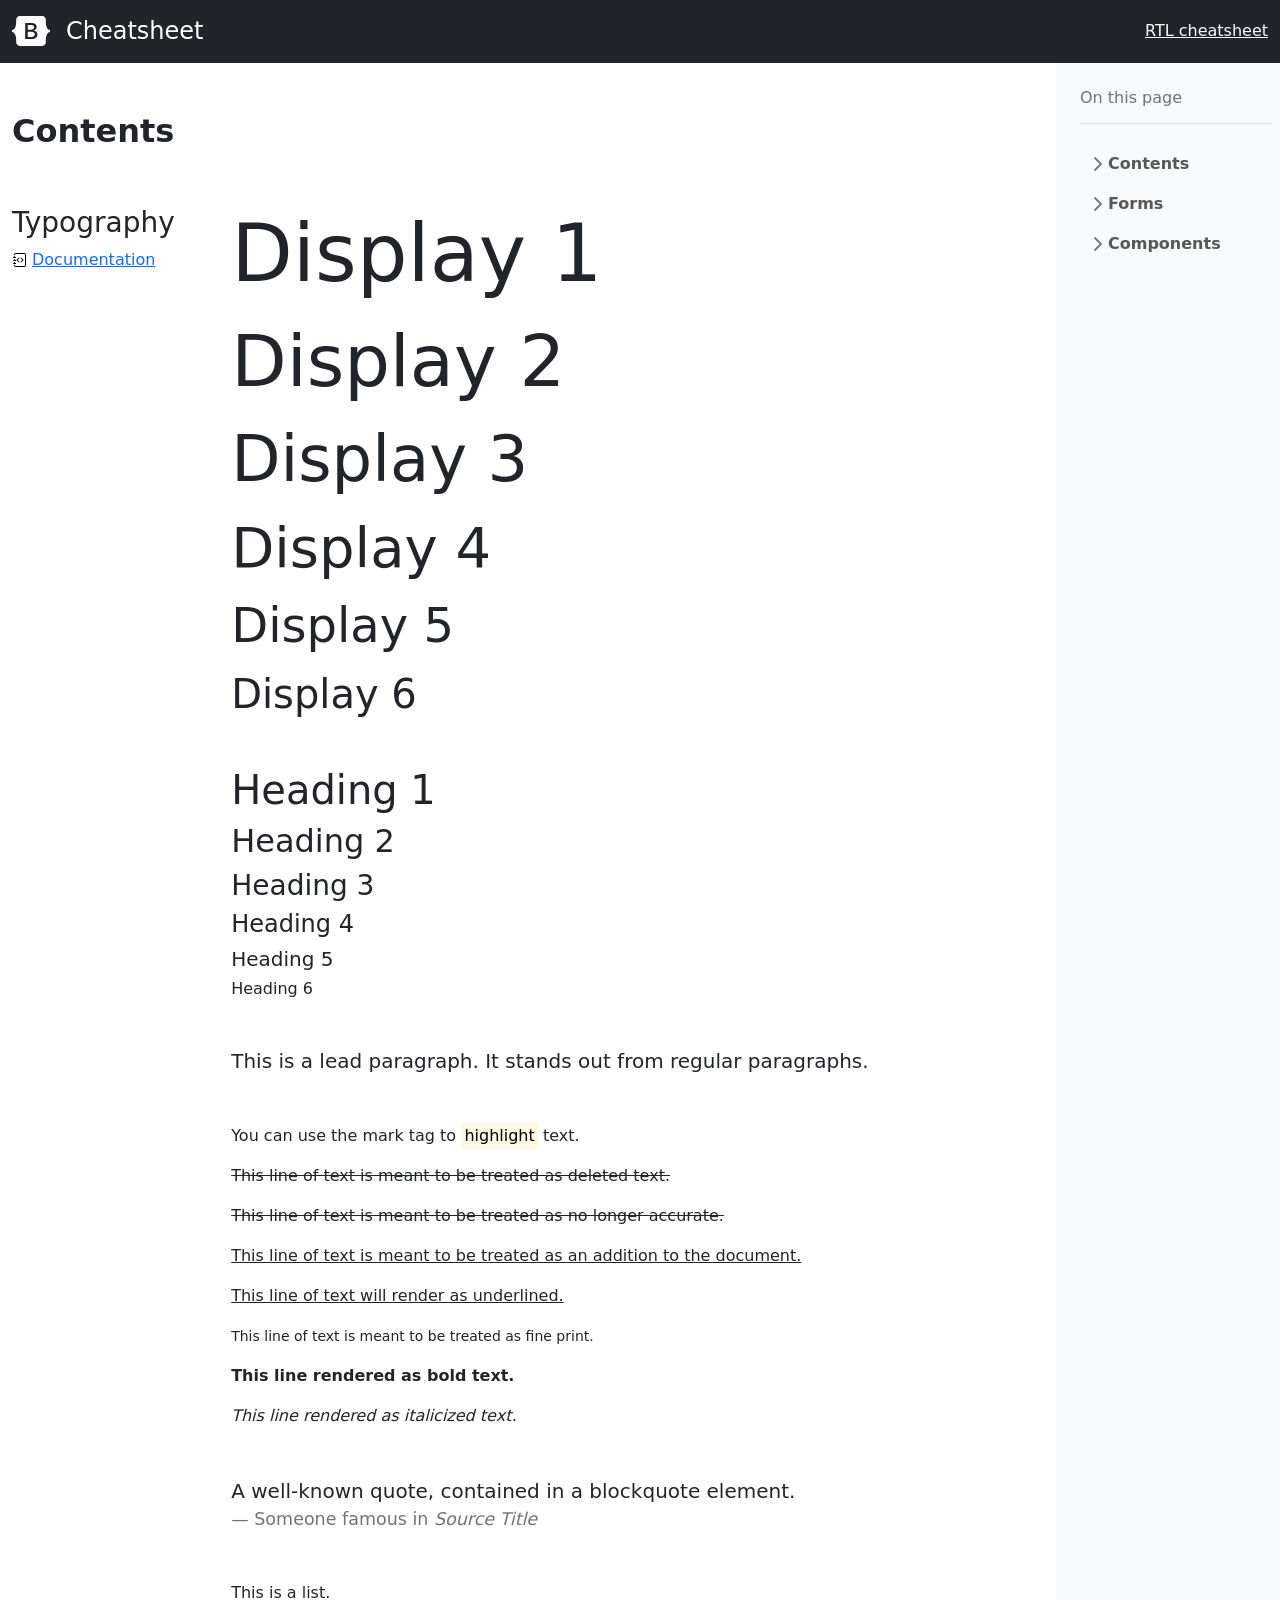
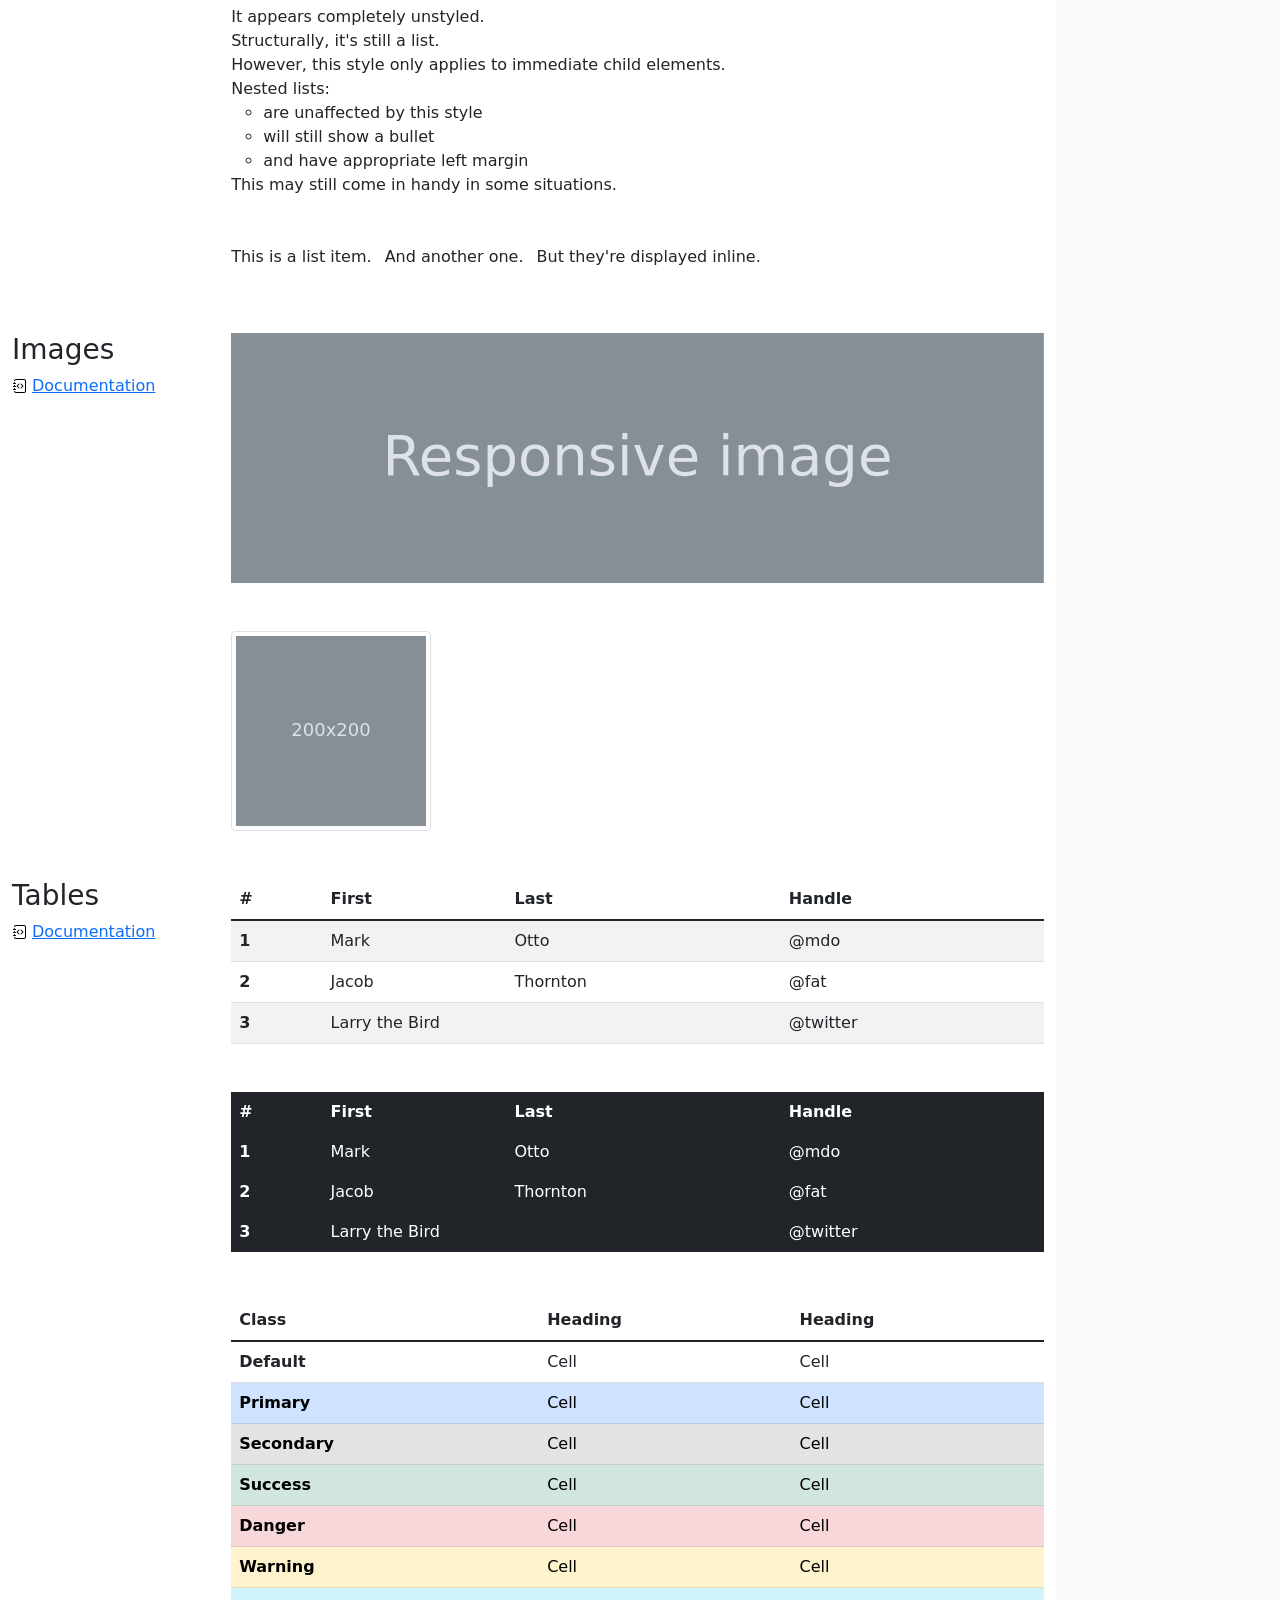
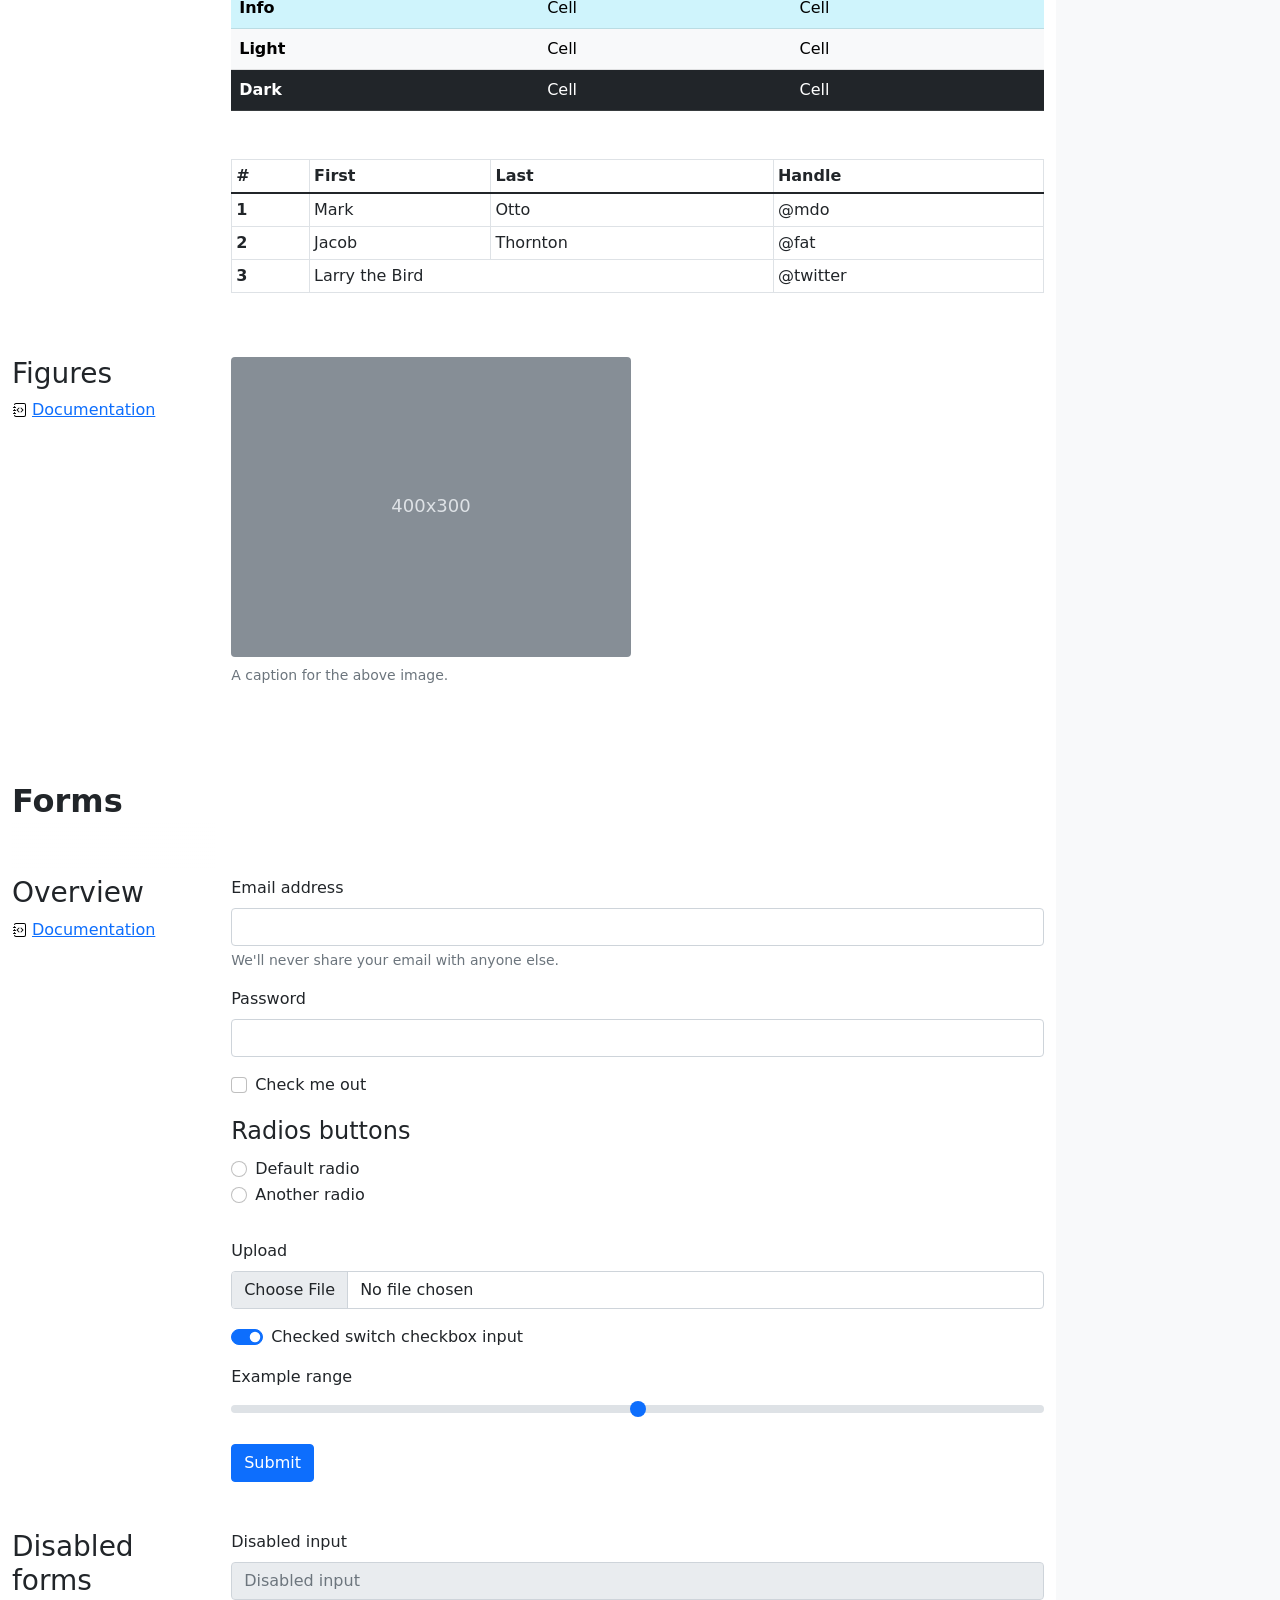
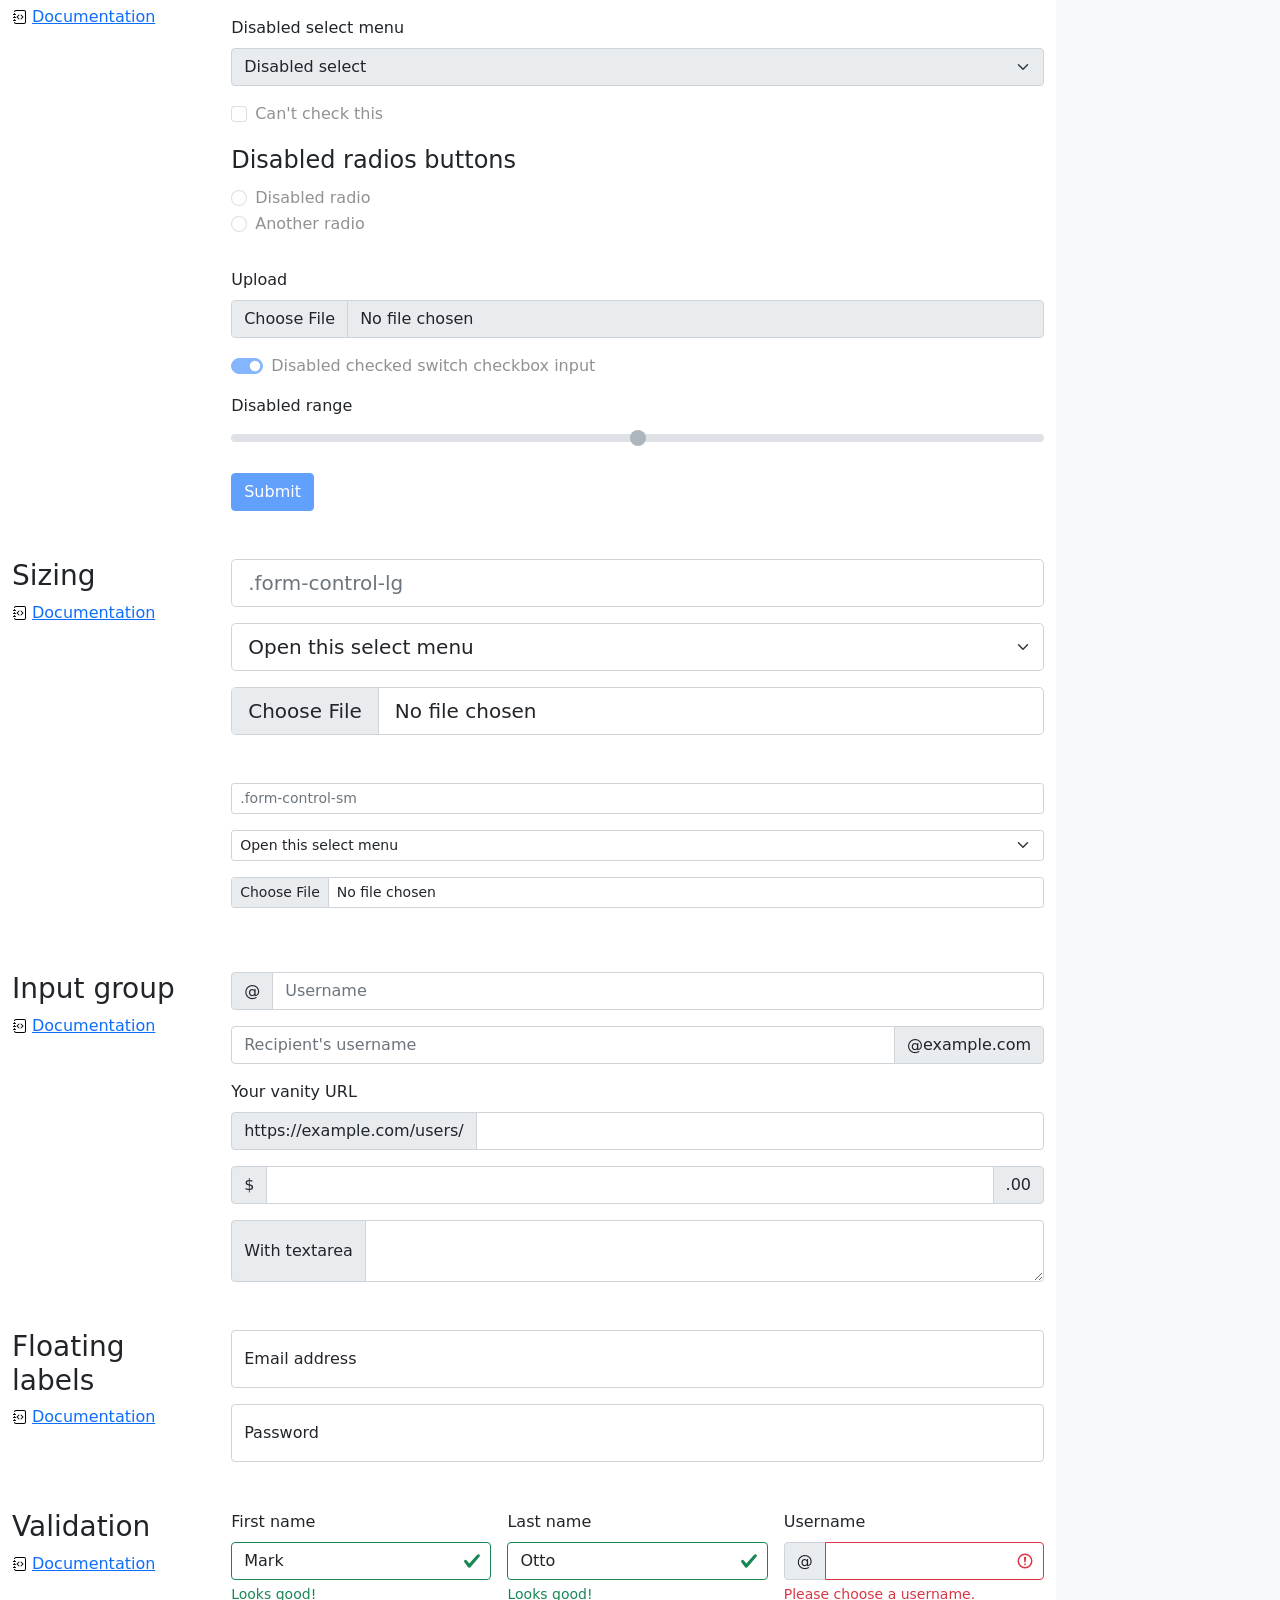
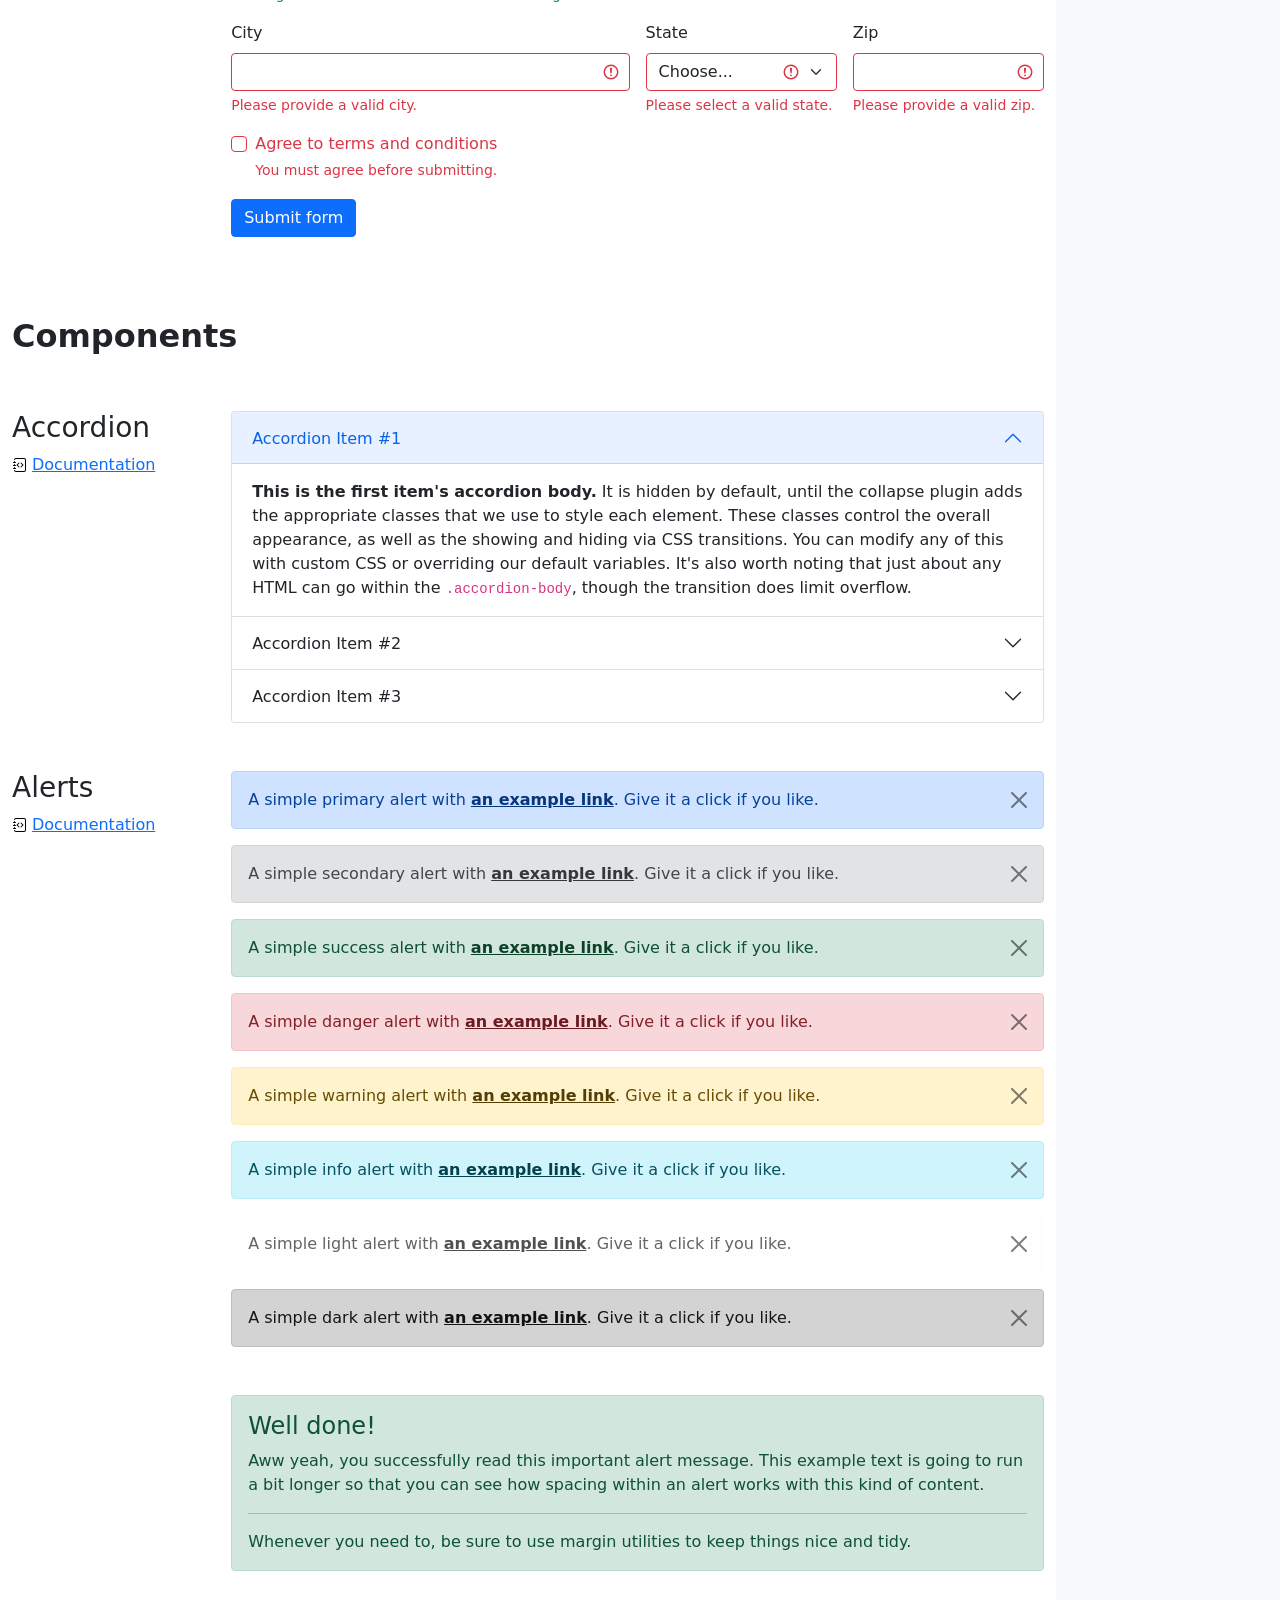
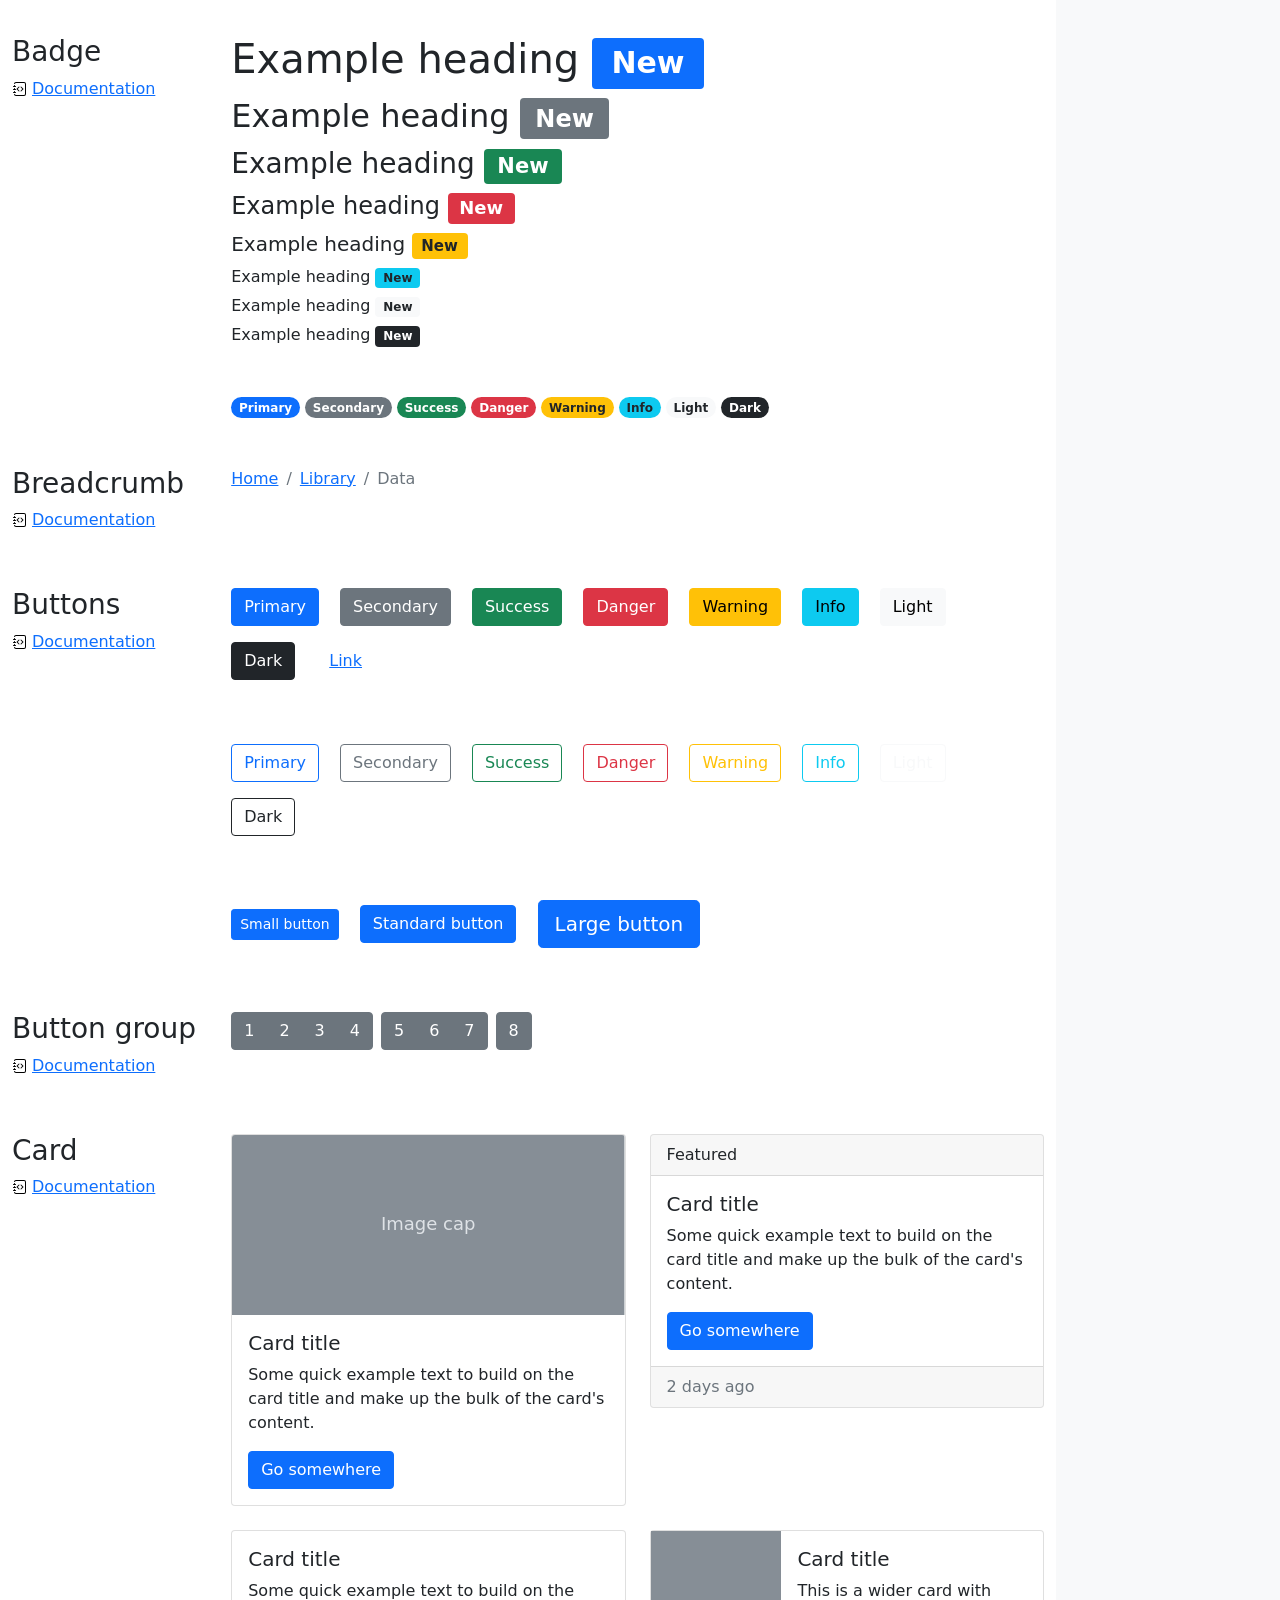
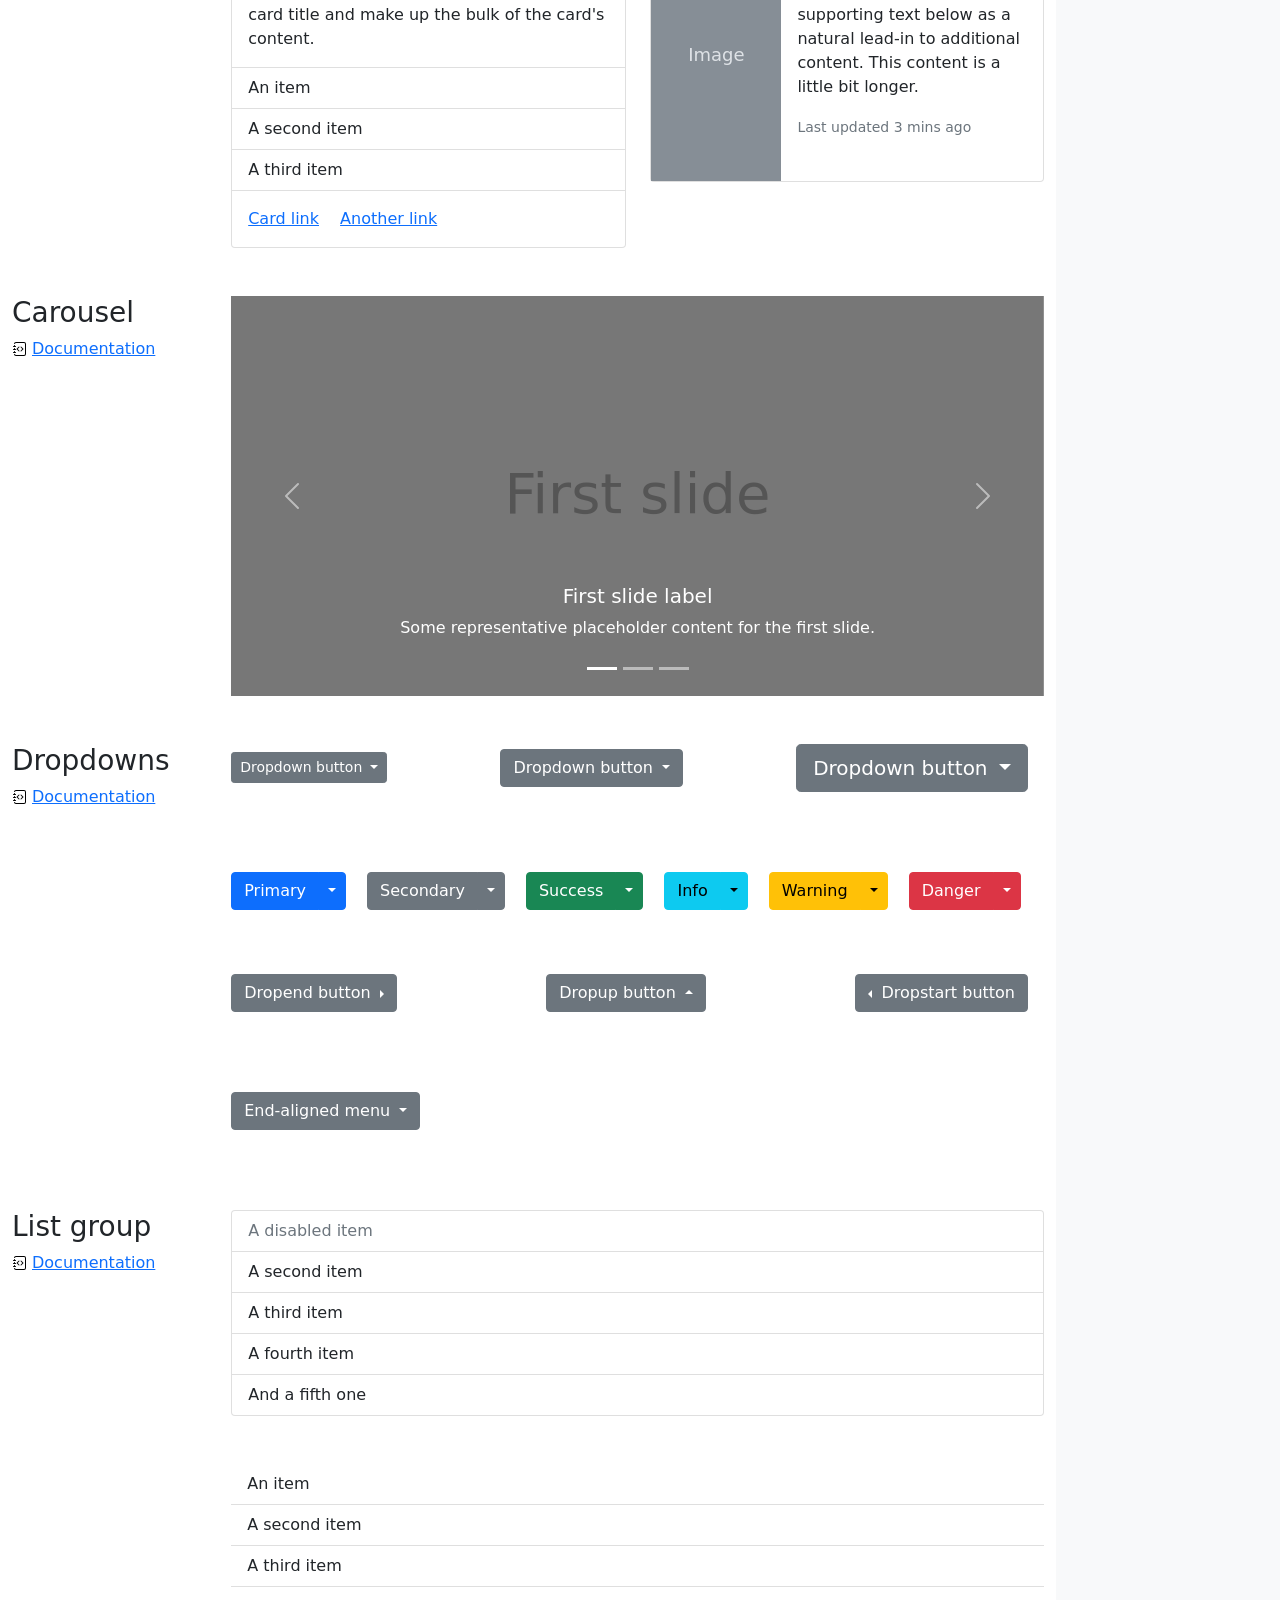
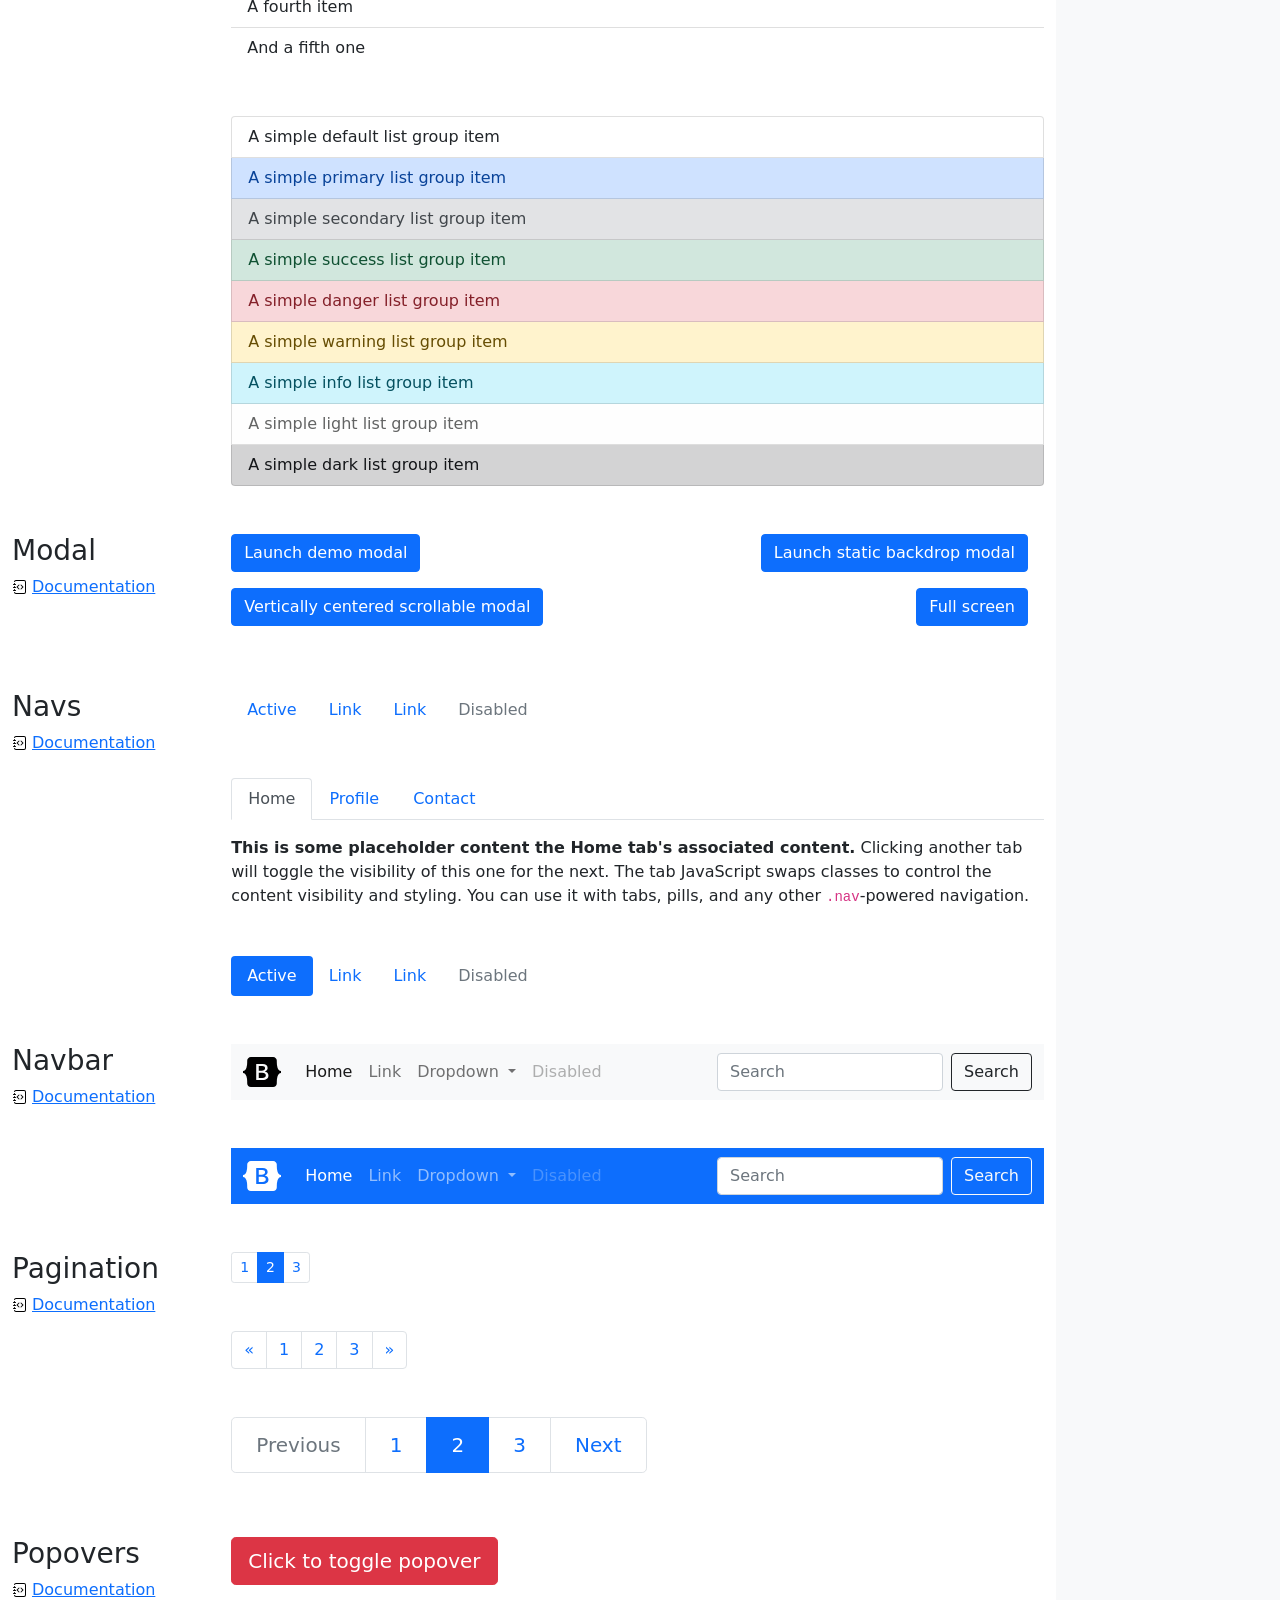
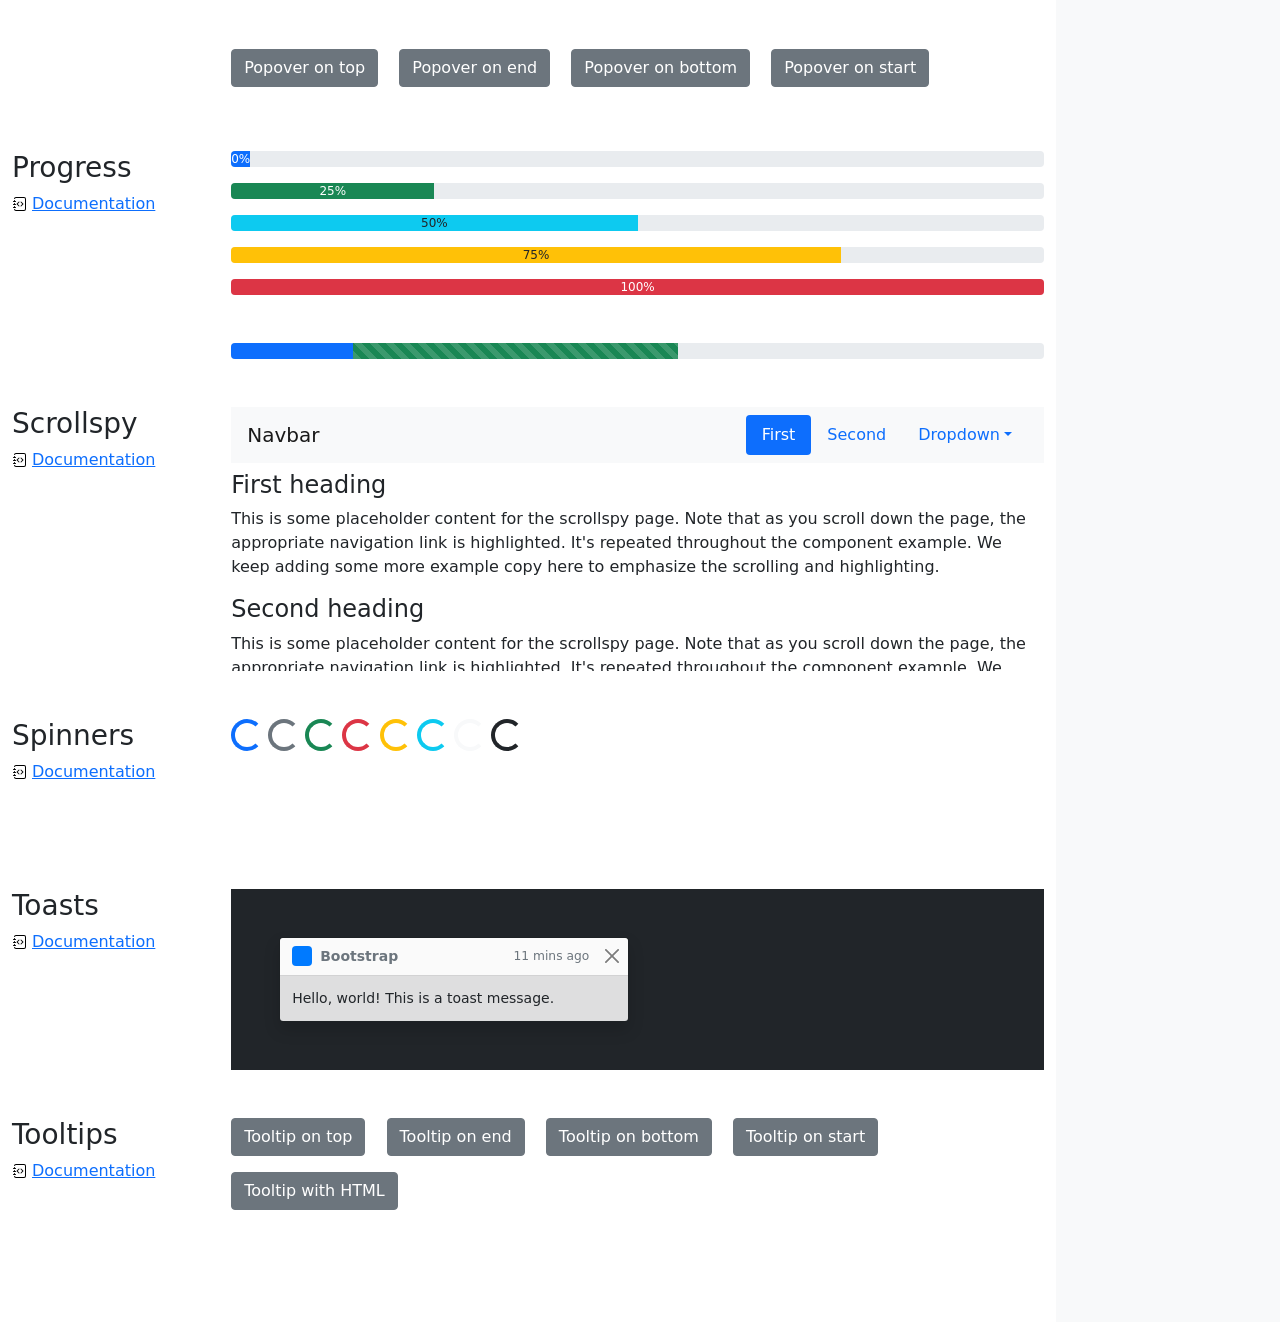
<file: bootstrap/bootstrap-5.1.3-examples/cheatsheet/index.html>
<!doctype html>
<html lang="en">
  <head>
    <meta charset="utf-8">
    <meta name="viewport" content="width=device-width, initial-scale=1">
    <meta name="description" content="">
    <meta name="author" content="Mark Otto, Jacob Thornton, and Bootstrap contributors">
    <meta name="generator" content="Hugo 0.88.1">
    <title>Cheatsheet · Bootstrap v5.1</title>

    <link rel="canonical" href="https://getbootstrap.com/docs/5.1/examples/cheatsheet/">

    

    <!-- Bootstrap core CSS -->
<link href="../assets/dist/css/bootstrap.min.css" rel="stylesheet">

    <style>
      .bd-placeholder-img {
        font-size: 1.125rem;
        text-anchor: middle;
        -webkit-user-select: none;
        -moz-user-select: none;
        user-select: none;
      }

      @media (min-width: 768px) {
        .bd-placeholder-img-lg {
          font-size: 3.5rem;
        }
      }
    </style>

    
    <!-- Custom styles for this template -->
    <link href="cheatsheet.css" rel="stylesheet">
  </head>
  <body class="bg-light">
    
<header class="bd-header bg-dark py-3 d-flex align-items-stretch border-bottom border-dark">
  <div class="container-fluid d-flex align-items-center">
    <h1 class="d-flex align-items-center fs-4 text-white mb-0">
      <img src="../assets/brand/bootstrap-logo-white.svg" width="38" height="30" class="me-3" alt="Bootstrap">
      Cheatsheet
    </h1>
    <a href="../examples/cheatsheet-rtl/" class="ms-auto link-light" hreflang="ar">RTL cheatsheet</a>
  </div>
</header>
<aside class="bd-aside sticky-xl-top text-muted align-self-start mb-3 mb-xl-5 px-2">
  <h2 class="h6 pt-4 pb-3 mb-4 border-bottom">On this page</h2>
  <nav class="small" id="toc">
    <ul class="list-unstyled">
      <li class="my-2">
        <button class="btn d-inline-flex align-items-center collapsed" data-bs-toggle="collapse" aria-expanded="false" data-bs-target="#contents-collapse" aria-controls="contents-collapse">Contents</button>
        <ul class="list-unstyled ps-3 collapse" id="contents-collapse">
          <li><a class="d-inline-flex align-items-center rounded" href="#typography">Typography</a></li>
          <li><a class="d-inline-flex align-items-center rounded" href="#images">Images</a></li>
          <li><a class="d-inline-flex align-items-center rounded" href="#tables">Tables</a></li>
          <li><a class="d-inline-flex align-items-center rounded" href="#figures">Figures</a></li>
        </ul>
      </li>
      <li class="my-2">
        <button class="btn d-inline-flex align-items-center collapsed" data-bs-toggle="collapse" aria-expanded="false" data-bs-target="#forms-collapse" aria-controls="forms-collapse">Forms</button>
        <ul class="list-unstyled ps-3 collapse" id="forms-collapse">
          <li><a class="d-inline-flex align-items-center rounded" href="#overview">Overview</a></li>
          <li><a class="d-inline-flex align-items-center rounded" href="#disabled-forms">Disabled forms</a></li>
          <li><a class="d-inline-flex align-items-center rounded" href="#sizing">Sizing</a></li>
          <li><a class="d-inline-flex align-items-center rounded" href="#input-group">Input group</a></li>
          <li><a class="d-inline-flex align-items-center rounded" href="#floating-labels">Floating labels</a></li>
          <li><a class="d-inline-flex align-items-center rounded" href="#validation">Validation</a></li>
        </ul>
      </li>
      <li class="my-2">
        <button class="btn d-inline-flex align-items-center collapsed" data-bs-toggle="collapse" aria-expanded="false" data-bs-target="#components-collapse" aria-controls="components-collapse">Components</button>
        <ul class="list-unstyled ps-3 collapse" id="components-collapse">
          <li><a class="d-inline-flex align-items-center rounded" href="#accordion">Accordion</a></li>
          <li><a class="d-inline-flex align-items-center rounded" href="#alerts">Alerts</a></li>
          <li><a class="d-inline-flex align-items-center rounded" href="#badge">Badge</a></li>
          <li><a class="d-inline-flex align-items-center rounded" href="#breadcrumb">Breadcrumb</a></li>
          <li><a class="d-inline-flex align-items-center rounded" href="#buttons">Buttons</a></li>
          <li><a class="d-inline-flex align-items-center rounded" href="#button-group">Button group</a></li>
          <li><a class="d-inline-flex align-items-center rounded" href="#card">Card</a></li>
          <li><a class="d-inline-flex align-items-center rounded" href="#carousel">Carousel</a></li>
          <li><a class="d-inline-flex align-items-center rounded" href="#dropdowns">Dropdowns</a></li>
          <li><a class="d-inline-flex align-items-center rounded" href="#list-group">List group</a></li>
          <li><a class="d-inline-flex align-items-center rounded" href="#modal">Modal</a></li>
          <li><a class="d-inline-flex align-items-center rounded" href="#navs">Navs</a></li>
          <li><a class="d-inline-flex align-items-center rounded" href="#navbar">Navbar</a></li>
          <li><a class="d-inline-flex align-items-center rounded" href="#pagination">Pagination</a></li>
          <li><a class="d-inline-flex align-items-center rounded" href="#popovers">Popovers</a></li>
          <li><a class="d-inline-flex align-items-center rounded" href="#progress">Progress</a></li>
          <li><a class="d-inline-flex align-items-center rounded" href="#scrollspy">Scrollspy</a></li>
          <li><a class="d-inline-flex align-items-center rounded" href="#spinners">Spinners</a></li>
          <li><a class="d-inline-flex align-items-center rounded" href="#toasts">Toasts</a></li>
          <li><a class="d-inline-flex align-items-center rounded" href="#tooltips">Tooltips</a></li>
        </ul>
      </li>
    </ul>
  </nav>
</aside>
<div class="bd-cheatsheet container-fluid bg-body">
  <section id="content">
    <h2 class="sticky-xl-top fw-bold pt-3 pt-xl-5 pb-2 pb-xl-3">Contents</h2>

    <article class="my-3" id="typography">
      <div class="bd-heading sticky-xl-top align-self-start mt-5 mb-3 mt-xl-0 mb-xl-2">
        <h3>Typography</h3>
        <a class="d-flex align-items-center" href="../content/typography/">Documentation</a>
      </div>

      <div>
        <div class="bd-example">
        <p class="display-1">Display 1</p>
        <p class="display-2">Display 2</p>
        <p class="display-3">Display 3</p>
        <p class="display-4">Display 4</p>
        <p class="display-5">Display 5</p>
        <p class="display-6">Display 6</p>
        </div>

        <div class="bd-example">
        <p class="h1">Heading 1</p>
        <p class="h2">Heading 2</p>
        <p class="h3">Heading 3</p>
        <p class="h4">Heading 4</p>
        <p class="h5">Heading 5</p>
        <p class="h6">Heading 6</p>
        </div>

        <div class="bd-example">
        <p class="lead">
          This is a lead paragraph. It stands out from regular paragraphs.
        </p>
        </div>

        <div class="bd-example">
        <p>You can use the mark tag to <mark>highlight</mark> text.</p>
        <p><del>This line of text is meant to be treated as deleted text.</del></p>
        <p><s>This line of text is meant to be treated as no longer accurate.</s></p>
        <p><ins>This line of text is meant to be treated as an addition to the document.</ins></p>
        <p><u>This line of text will render as underlined.</u></p>
        <p><small>This line of text is meant to be treated as fine print.</small></p>
        <p><strong>This line rendered as bold text.</strong></p>
        <p><em>This line rendered as italicized text.</em></p>
        </div>

        <div class="bd-example">
        <blockquote class="blockquote">
          <p>A well-known quote, contained in a blockquote element.</p>
          <footer class="blockquote-footer">Someone famous in <cite title="Source Title">Source Title</cite></footer>
        </blockquote>
        </div>

        <div class="bd-example">
        <ul class="list-unstyled">
          <li>This is a list.</li>
          <li>It appears completely unstyled.</li>
          <li>Structurally, it's still a list.</li>
          <li>However, this style only applies to immediate child elements.</li>
          <li>Nested lists:
            <ul>
              <li>are unaffected by this style</li>
              <li>will still show a bullet</li>
              <li>and have appropriate left margin</li>
            </ul>
          </li>
          <li>This may still come in handy in some situations.</li>
        </ul>
        </div>

        <div class="bd-example">
        <ul class="list-inline">
          <li class="list-inline-item">This is a list item.</li>
          <li class="list-inline-item">And another one.</li>
          <li class="list-inline-item">But they're displayed inline.</li>
        </ul>
        </div>
      </div>
    </article>
    <article class="my-3" id="images">
      <div class="bd-heading sticky-xl-top align-self-start mt-5 mb-3 mt-xl-0 mb-xl-2">
        <h3>Images</h3>
        <a class="d-flex align-items-center" href="../content/images/">Documentation</a>
      </div>

      <div>
        <div class="bd-example">
        <svg class="bd-placeholder-img bd-placeholder-img-lg img-fluid" width="100%" height="250" xmlns="http://www.w3.org/2000/svg" role="img" aria-label="Placeholder: Responsive image" preserveAspectRatio="xMidYMid slice" focusable="false"><title>Placeholder</title><rect width="100%" height="100%" fill="#868e96"/><text x="50%" y="50%" fill="#dee2e6" dy=".3em">Responsive image</text></svg>

        </div>

        <div class="bd-example">
        <svg class="bd-placeholder-img img-thumbnail" width="200" height="200" xmlns="http://www.w3.org/2000/svg" role="img" aria-label="A generic square placeholder image with a white border around it, making it resemble a photograph taken with an old instant camera: 200x200" preserveAspectRatio="xMidYMid slice" focusable="false"><title>A generic square placeholder image with a white border around it, making it resemble a photograph taken with an old instant camera</title><rect width="100%" height="100%" fill="#868e96"/><text x="50%" y="50%" fill="#dee2e6" dy=".3em">200x200</text></svg>

        </div>
      </div>
    </article>
    <article class="my-3" id="tables">
      <div class="bd-heading sticky-xl-top align-self-start mt-5 mb-3 mt-xl-0 mb-xl-2">
        <h3>Tables</h3>
        <a class="d-flex align-items-center" href="../content/tables/">Documentation</a>
      </div>

      <div>
        <div class="bd-example">
        <table class="table table-striped">
          <thead>
          <tr>
            <th scope="col">#</th>
            <th scope="col">First</th>
            <th scope="col">Last</th>
            <th scope="col">Handle</th>
          </tr>
          </thead>
          <tbody>
          <tr>
            <th scope="row">1</th>
            <td>Mark</td>
            <td>Otto</td>
            <td>@mdo</td>
          </tr>
          <tr>
            <th scope="row">2</th>
            <td>Jacob</td>
            <td>Thornton</td>
            <td>@fat</td>
          </tr>
          <tr>
            <th scope="row">3</th>
            <td colspan="2">Larry the Bird</td>
            <td>@twitter</td>
          </tr>
          </tbody>
        </table>
        </div>

        <div class="bd-example">
        <table class="table table-dark table-borderless">
          <thead>
          <tr>
            <th scope="col">#</th>
            <th scope="col">First</th>
            <th scope="col">Last</th>
            <th scope="col">Handle</th>
          </tr>
          </thead>
          <tbody>
          <tr>
            <th scope="row">1</th>
            <td>Mark</td>
            <td>Otto</td>
            <td>@mdo</td>
          </tr>
          <tr>
            <th scope="row">2</th>
            <td>Jacob</td>
            <td>Thornton</td>
            <td>@fat</td>
          </tr>
          <tr>
            <th scope="row">3</th>
            <td colspan="2">Larry the Bird</td>
            <td>@twitter</td>
          </tr>
          </tbody>
        </table>
        </div>

        <div class="bd-example">
        <table class="table table-hover">
          <thead>
          <tr>
            <th scope="col">Class</th>
            <th scope="col">Heading</th>
            <th scope="col">Heading</th>
          </tr>
          </thead>
          <tbody>
          <tr>
            <th scope="row">Default</th>
            <td>Cell</td>
            <td>Cell</td>
          </tr>
          
          <tr class="table-primary">
            <th scope="row">Primary</th>
            <td>Cell</td>
            <td>Cell</td>
          </tr>
          <tr class="table-secondary">
            <th scope="row">Secondary</th>
            <td>Cell</td>
            <td>Cell</td>
          </tr>
          <tr class="table-success">
            <th scope="row">Success</th>
            <td>Cell</td>
            <td>Cell</td>
          </tr>
          <tr class="table-danger">
            <th scope="row">Danger</th>
            <td>Cell</td>
            <td>Cell</td>
          </tr>
          <tr class="table-warning">
            <th scope="row">Warning</th>
            <td>Cell</td>
            <td>Cell</td>
          </tr>
          <tr class="table-info">
            <th scope="row">Info</th>
            <td>Cell</td>
            <td>Cell</td>
          </tr>
          <tr class="table-light">
            <th scope="row">Light</th>
            <td>Cell</td>
            <td>Cell</td>
          </tr>
          <tr class="table-dark">
            <th scope="row">Dark</th>
            <td>Cell</td>
            <td>Cell</td>
          </tr>
          </tbody>
        </table>
        </div>

        <div class="bd-example">
        <table class="table table-sm table-bordered">
          <thead>
          <tr>
            <th scope="col">#</th>
            <th scope="col">First</th>
            <th scope="col">Last</th>
            <th scope="col">Handle</th>
          </tr>
          </thead>
          <tbody>
          <tr>
            <th scope="row">1</th>
            <td>Mark</td>
            <td>Otto</td>
            <td>@mdo</td>
          </tr>
          <tr>
            <th scope="row">2</th>
            <td>Jacob</td>
            <td>Thornton</td>
            <td>@fat</td>
          </tr>
          <tr>
            <th scope="row">3</th>
            <td colspan="2">Larry the Bird</td>
            <td>@twitter</td>
          </tr>
          </tbody>
        </table>
        </div>
      </div>
    </article>
    <article class="my-3" id="figures">
      <div class="bd-heading sticky-xl-top align-self-start mt-5 mb-3 mt-xl-0 mb-xl-2">
        <h3>Figures</h3>
        <a class="d-flex align-items-center" href="../content/figures/">Documentation</a>
      </div>

      <div>
        <div class="bd-example">
        <figure class="figure">
          <svg class="bd-placeholder-img figure-img img-fluid rounded" width="400" height="300" xmlns="http://www.w3.org/2000/svg" role="img" aria-label="Placeholder: 400x300" preserveAspectRatio="xMidYMid slice" focusable="false"><title>Placeholder</title><rect width="100%" height="100%" fill="#868e96"/><text x="50%" y="50%" fill="#dee2e6" dy=".3em">400x300</text></svg>

          <figcaption class="figure-caption">A caption for the above image.</figcaption>
        </figure>
        </div>
      </div>
    </article>
  </section>

  <section id="forms">
    <h2 class="sticky-xl-top fw-bold pt-3 pt-xl-5 pb-2 pb-xl-3">Forms</h2>

    <article class="my-3" id="overview">
      <div class="bd-heading sticky-xl-top align-self-start mt-5 mb-3 mt-xl-0 mb-xl-2">
        <h3>Overview</h3>
        <a class="d-flex align-items-center" href="../forms/overview/">Documentation</a>
      </div>

      <div>
        <div class="bd-example">
        <form>
          <div class="mb-3">
            <label for="exampleInputEmail1" class="form-label">Email address</label>
            <input type="email" class="form-control" id="exampleInputEmail1" aria-describedby="emailHelp">
            <div id="emailHelp" class="form-text">We'll never share your email with anyone else.</div>
          </div>
          <div class="mb-3">
            <label for="exampleInputPassword1" class="form-label">Password</label>
            <input type="password" class="form-control" id="exampleInputPassword1">
          </div>
          <div class="mb-3 form-check">
            <input type="checkbox" class="form-check-input" id="exampleCheck1">
            <label class="form-check-label" for="exampleCheck1">Check me out</label>
          </div>
          <fieldset class="mb-3">
            <legend>Radios buttons</legend>
            <div class="form-check">
              <input type="radio" name="radios" class="form-check-input" id="exampleRadio1">
              <label class="form-check-label" for="exampleRadio1">Default radio</label>
            </div>
            <div class="mb-3 form-check">
              <input type="radio" name="radios" class="form-check-input" id="exampleRadio2">
              <label class="form-check-label" for="exampleRadio2">Another radio</label>
            </div>
          </fieldset>
          <div class="mb-3">
            <label class="form-label" for="customFile">Upload</label>
            <input type="file" class="form-control" id="customFile">
          </div>
          <div class="mb-3 form-check form-switch">
            <input class="form-check-input" type="checkbox" role="switch" id="flexSwitchCheckChecked" checked>
            <label class="form-check-label" for="flexSwitchCheckChecked">Checked switch checkbox input</label>
          </div>
          <div class="mb-3">
            <label for="customRange3" class="form-label">Example range</label>
            <input type="range" class="form-range" min="0" max="5" step="0.5" id="customRange3">
          </div>
          <button type="submit" class="btn btn-primary">Submit</button>
        </form>
        </div>
      </div>
    </article>
    <article class="my-3" id="disabled-forms">
      <div class="bd-heading sticky-xl-top align-self-start mt-5 mb-3 mt-xl-0 mb-xl-2">
        <h3>Disabled forms</h3>
        <a class="d-flex align-items-center" href="../forms/overview/#disabled-forms">Documentation</a>
      </div>

      <div>
        <div class="bd-example">
        <form>
          <fieldset disabled aria-label="Disabled fieldset example">
            <div class="mb-3">
              <label for="disabledTextInput" class="form-label">Disabled input</label>
              <input type="text" id="disabledTextInput" class="form-control" placeholder="Disabled input">
            </div>
            <div class="mb-3">
              <label for="disabledSelect" class="form-label">Disabled select menu</label>
              <select id="disabledSelect" class="form-select">
                <option>Disabled select</option>
              </select>
            </div>
            <div class="mb-3">
              <div class="form-check">
                <input class="form-check-input" type="checkbox" id="disabledFieldsetCheck" disabled>
                <label class="form-check-label" for="disabledFieldsetCheck">
                  Can't check this
                </label>
              </div>
            </div>
            <fieldset class="mb-3">
              <legend>Disabled radios buttons</legend>
              <div class="form-check">
                <input type="radio" name="radios" class="form-check-input" id="disabledRadio1" disabled>
                <label class="form-check-label" for="disabledRadio1">Disabled radio</label>
              </div>
              <div class="mb-3 form-check">
                <input type="radio" name="radios" class="form-check-input" id="disabledRadio2" disabled>
                <label class="form-check-label" for="disabledRadio2">Another radio</label>
              </div>
            </fieldset>
            <div class="mb-3">
              <label class="form-label" for="disabledCustomFile">Upload</label>
              <input type="file" class="form-control" id="disabledCustomFile" disabled>
            </div>
            <div class="mb-3 form-check form-switch">
              <input class="form-check-input" type="checkbox" role="switch" id="disabledSwitchCheckChecked" checked disabled>
              <label class="form-check-label" for="disabledSwitchCheckChecked">Disabled checked switch checkbox input</label>
            </div>
            <div class="mb-3">
              <label for="disabledRange" class="form-label">Disabled range</label>
              <input type="range" class="form-range" min="0" max="5" step="0.5" id="disabledRange">
            </div>
            <button type="submit" class="btn btn-primary">Submit</button>
          </fieldset>
        </form>
        </div>
      </div>
    </article>
    <article class="my-3" id="sizing">
      <div class="bd-heading sticky-xl-top align-self-start mt-5 mb-3 mt-xl-0 mb-xl-2">
        <h3>Sizing</h3>
        <a class="d-flex align-items-center" href="../forms/form-control/#sizing">Documentation</a>
      </div>

      <div>
        <div class="bd-example">
        <div class="mb-3">
          <input class="form-control form-control-lg" type="text" placeholder=".form-control-lg" aria-label=".form-control-lg example">
        </div>
        <div class="mb-3">
          <select class="form-select form-select-lg mb-3" aria-label=".form-select-lg example">
            <option selected>Open this select menu</option>
            <option value="1">One</option>
            <option value="2">Two</option>
            <option value="3">Three</option>
          </select>
        </div>
        <div class="mb-3">
          <input type="file" class="form-control form-control-lg" aria-label="Large file input example">
        </div>
        </div>

        <div class="bd-example">
        <div class="mb-3">
          <input class="form-control form-control-sm" type="text" placeholder=".form-control-sm" aria-label=".form-control-sm example">
        </div>
        <div class="mb-3">
          <select class="form-select form-select-sm" aria-label=".form-select-sm example">
            <option selected>Open this select menu</option>
            <option value="1">One</option>
            <option value="2">Two</option>
            <option value="3">Three</option>
          </select>
        </div>
        <div class="mb-3">
          <input type="file" class="form-control form-control-sm" aria-label="Small file input example">
        </div>
        </div>
      </div>
    </article>
    <article class="my-3" id="input-group">
      <div class="bd-heading sticky-xl-top align-self-start mt-5 mb-3 mt-xl-0 mb-xl-2">
        <h3>Input group</h3>
        <a class="d-flex align-items-center" href="../forms/input-group/">Documentation</a>
      </div>

      <div>
        <div class="bd-example">
        <div class="input-group mb-3">
          <span class="input-group-text" id="basic-addon1">@</span>
          <input type="text" class="form-control" placeholder="Username" aria-label="Username" aria-describedby="basic-addon1">
        </div>
        <div class="input-group mb-3">
          <input type="text" class="form-control" placeholder="Recipient's username" aria-label="Recipient's username" aria-describedby="basic-addon2">
          <span class="input-group-text" id="basic-addon2">@example.com</span>
        </div>
        <label for="basic-url" class="form-label">Your vanity URL</label>
        <div class="input-group mb-3">
          <span class="input-group-text" id="basic-addon3">https://example.com/users/</span>
          <input type="text" class="form-control" id="basic-url" aria-describedby="basic-addon3">
        </div>
        <div class="input-group mb-3">
          <span class="input-group-text">$</span>
          <input type="text" class="form-control" aria-label="Amount (to the nearest dollar)">
          <span class="input-group-text">.00</span>
        </div>
        <div class="input-group">
          <span class="input-group-text">With textarea</span>
          <textarea class="form-control" aria-label="With textarea"></textarea>
        </div>
        </div>
      </div>
    </article>
    <article class="my-3" id="floating-labels">
      <div class="bd-heading sticky-xl-top align-self-start mt-5 mb-3 mt-xl-0 mb-xl-2">
        <h3>Floating labels</h3>
        <a class="d-flex align-items-center" href="../forms/floating-labels/">Documentation</a>
      </div>

      <div>
        <div class="bd-example">
        <form>
          <div class="form-floating mb-3">
            <input type="email" class="form-control" id="floatingInput" placeholder="name@example.com">
            <label for="floatingInput">Email address</label>
          </div>
          <div class="form-floating">
            <input type="password" class="form-control" id="floatingPassword" placeholder="Password">
            <label for="floatingPassword">Password</label>
          </div>
        </form>
        </div>
      </div>
    </article>
    <article class="my-3" id="validation">
      <div class="bd-heading sticky-xl-top align-self-start mt-5 mb-3 mt-xl-0 mb-xl-2">
        <h3>Validation</h3>
        <a class="d-flex align-items-center" href="../forms/validation/">Documentation</a>
      </div>

      <div>
        <div class="bd-example">
        <form class="row g-3">
          <div class="col-md-4">
            <label for="validationServer01" class="form-label">First name</label>
            <input type="text" class="form-control is-valid" id="validationServer01" value="Mark" required>
            <div class="valid-feedback">
              Looks good!
            </div>
          </div>
          <div class="col-md-4">
            <label for="validationServer02" class="form-label">Last name</label>
            <input type="text" class="form-control is-valid" id="validationServer02" value="Otto" required>
            <div class="valid-feedback">
              Looks good!
            </div>
          </div>
          <div class="col-md-4">
            <label for="validationServerUsername" class="form-label">Username</label>
            <div class="input-group has-validation">
              <span class="input-group-text" id="inputGroupPrepend3">@</span>
              <input type="text" class="form-control is-invalid" id="validationServerUsername" aria-describedby="inputGroupPrepend3" required>
              <div class="invalid-feedback">
                Please choose a username.
              </div>
            </div>
          </div>
          <div class="col-md-6">
            <label for="validationServer03" class="form-label">City</label>
            <input type="text" class="form-control is-invalid" id="validationServer03" required>
            <div class="invalid-feedback">
              Please provide a valid city.
            </div>
          </div>
          <div class="col-md-3">
            <label for="validationServer04" class="form-label">State</label>
            <select class="form-select is-invalid" id="validationServer04" required>
              <option selected disabled value="">Choose...</option>
              <option>...</option>
            </select>
            <div class="invalid-feedback">
              Please select a valid state.
            </div>
          </div>
          <div class="col-md-3">
            <label for="validationServer05" class="form-label">Zip</label>
            <input type="text" class="form-control is-invalid" id="validationServer05" required>
            <div class="invalid-feedback">
              Please provide a valid zip.
            </div>
          </div>
          <div class="col-12">
            <div class="form-check">
              <input class="form-check-input is-invalid" type="checkbox" value="" id="invalidCheck3" required>
              <label class="form-check-label" for="invalidCheck3">
                Agree to terms and conditions
              </label>
              <div class="invalid-feedback">
                You must agree before submitting.
              </div>
            </div>
          </div>
          <div class="col-12">
            <button class="btn btn-primary" type="submit">Submit form</button>
          </div>
        </form>
        </div>
      </div>
    </article>
  </section>

  <section id="components">
    <h2 class="sticky-xl-top fw-bold pt-3 pt-xl-5 pb-2 pb-xl-3">Components</h2>

    <article class="my-3" id="accordion">
      <div class="bd-heading sticky-xl-top align-self-start mt-5 mb-3 mt-xl-0 mb-xl-2">
        <h3>Accordion</h3>
        <a class="d-flex align-items-center" href="../components/accordion/">Documentation</a>
      </div>

      <div>
        <div class="bd-example">
        <div class="accordion" id="accordionExample">
          <div class="accordion-item">
            <h4 class="accordion-header" id="headingOne">
              <button class="accordion-button" type="button" data-bs-toggle="collapse" data-bs-target="#collapseOne" aria-expanded="true" aria-controls="collapseOne">
                Accordion Item #1
              </button>
            </h4>
            <div id="collapseOne" class="accordion-collapse collapse show" aria-labelledby="headingOne" data-bs-parent="#accordionExample">
              <div class="accordion-body">
                <strong>This is the first item's accordion body.</strong> It is hidden by default, until the collapse plugin adds the appropriate classes that we use to style each element. These classes control the overall appearance, as well as the showing and hiding via CSS transitions. You can modify any of this with custom CSS or overriding our default variables. It's also worth noting that just about any HTML can go within the <code>.accordion-body</code>, though the transition does limit overflow.
              </div>
            </div>
          </div>
          <div class="accordion-item">
            <h4 class="accordion-header" id="headingTwo">
              <button class="accordion-button collapsed" type="button" data-bs-toggle="collapse" data-bs-target="#collapseTwo" aria-expanded="false" aria-controls="collapseTwo">
                Accordion Item #2
              </button>
            </h4>
            <div id="collapseTwo" class="accordion-collapse collapse" aria-labelledby="headingTwo" data-bs-parent="#accordionExample">
              <div class="accordion-body">
                <strong>This is the second item's accordion body.</strong> It is hidden by default, until the collapse plugin adds the appropriate classes that we use to style each element. These classes control the overall appearance, as well as the showing and hiding via CSS transitions. You can modify any of this with custom CSS or overriding our default variables. It's also worth noting that just about any HTML can go within the <code>.accordion-body</code>, though the transition does limit overflow.
              </div>
            </div>
          </div>
          <div class="accordion-item">
            <h4 class="accordion-header" id="headingThree">
              <button class="accordion-button collapsed" type="button" data-bs-toggle="collapse" data-bs-target="#collapseThree" aria-expanded="false" aria-controls="collapseThree">
                Accordion Item #3
              </button>
            </h4>
            <div id="collapseThree" class="accordion-collapse collapse" aria-labelledby="headingThree" data-bs-parent="#accordionExample">
              <div class="accordion-body">
                <strong>This is the third item's accordion body.</strong> It is hidden by default, until the collapse plugin adds the appropriate classes that we use to style each element. These classes control the overall appearance, as well as the showing and hiding via CSS transitions. You can modify any of this with custom CSS or overriding our default variables. It's also worth noting that just about any HTML can go within the <code>.accordion-body</code>, though the transition does limit overflow.
              </div>
            </div>
          </div>
        </div>
        </div>
      </div>
    </article>
    <article class="my-3" id="alerts">
      <div class="bd-heading sticky-xl-top align-self-start mt-5 mb-3 mt-xl-0 mb-xl-2">
        <h3>Alerts</h3>
        <a class="d-flex align-items-center" href="../components/alerts/">Documentation</a>
      </div>

      <div>
        <div class="bd-example">
        
        <div class="alert alert-primary alert-dismissible fade show" role="alert">
          A simple primary alert with <a href="#" class="alert-link">an example link</a>. Give it a click if you like.
          <button type="button" class="btn-close" data-bs-dismiss="alert" aria-label="Close"></button>
        </div>
        <div class="alert alert-secondary alert-dismissible fade show" role="alert">
          A simple secondary alert with <a href="#" class="alert-link">an example link</a>. Give it a click if you like.
          <button type="button" class="btn-close" data-bs-dismiss="alert" aria-label="Close"></button>
        </div>
        <div class="alert alert-success alert-dismissible fade show" role="alert">
          A simple success alert with <a href="#" class="alert-link">an example link</a>. Give it a click if you like.
          <button type="button" class="btn-close" data-bs-dismiss="alert" aria-label="Close"></button>
        </div>
        <div class="alert alert-danger alert-dismissible fade show" role="alert">
          A simple danger alert with <a href="#" class="alert-link">an example link</a>. Give it a click if you like.
          <button type="button" class="btn-close" data-bs-dismiss="alert" aria-label="Close"></button>
        </div>
        <div class="alert alert-warning alert-dismissible fade show" role="alert">
          A simple warning alert with <a href="#" class="alert-link">an example link</a>. Give it a click if you like.
          <button type="button" class="btn-close" data-bs-dismiss="alert" aria-label="Close"></button>
        </div>
        <div class="alert alert-info alert-dismissible fade show" role="alert">
          A simple info alert with <a href="#" class="alert-link">an example link</a>. Give it a click if you like.
          <button type="button" class="btn-close" data-bs-dismiss="alert" aria-label="Close"></button>
        </div>
        <div class="alert alert-light alert-dismissible fade show" role="alert">
          A simple light alert with <a href="#" class="alert-link">an example link</a>. Give it a click if you like.
          <button type="button" class="btn-close" data-bs-dismiss="alert" aria-label="Close"></button>
        </div>
        <div class="alert alert-dark alert-dismissible fade show" role="alert">
          A simple dark alert with <a href="#" class="alert-link">an example link</a>. Give it a click if you like.
          <button type="button" class="btn-close" data-bs-dismiss="alert" aria-label="Close"></button>
        </div>
        </div>

        <div class="bd-example">
        <div class="alert alert-success" role="alert">
          <h4 class="alert-heading">Well done!</h4>
          <p>Aww yeah, you successfully read this important alert message. This example text is going to run a bit longer so that you can see how spacing within an alert works with this kind of content.</p>
          <hr>
          <p class="mb-0">Whenever you need to, be sure to use margin utilities to keep things nice and tidy.</p>
        </div>
        </div>
      </div>
    </article>
    <article class="my-3" id="badge">
      <div class="bd-heading sticky-xl-top align-self-start mt-5 mb-3 mt-xl-0 mb-xl-2">
        <h3>Badge</h3>
        <a class="d-flex align-items-center" href="../components/badge/">Documentation</a>
      </div>

      <div>
        <div class="bd-example">
        <p class="h1">Example heading <span class="badge bg-primary">New</span></p>
        <p class="h2">Example heading <span class="badge bg-secondary">New</span></p>
        <p class="h3">Example heading <span class="badge bg-success">New</span></p>
        <p class="h4">Example heading <span class="badge bg-danger">New</span></p>
        <p class="h5">Example heading <span class="badge bg-warning text-dark">New</span></p>
        <p class="h6">Example heading <span class="badge bg-info text-dark">New</span></p>
        <p class="h6">Example heading <span class="badge bg-light text-dark">New</span></p>
        <p class="h6">Example heading <span class="badge bg-dark">New</span></p>
        </div>

        <div class="bd-example">
        
        <span class="badge rounded-pill bg-primary">Primary</span>
        <span class="badge rounded-pill bg-secondary">Secondary</span>
        <span class="badge rounded-pill bg-success">Success</span>
        <span class="badge rounded-pill bg-danger">Danger</span>
        <span class="badge rounded-pill bg-warning text-dark">Warning</span>
        <span class="badge rounded-pill bg-info text-dark">Info</span>
        <span class="badge rounded-pill bg-light text-dark">Light</span>
        <span class="badge rounded-pill bg-dark">Dark</span>
        </div>
      </div>
    </article>
    <article class="my-3" id="breadcrumb">
      <div class="bd-heading sticky-xl-top align-self-start mt-5 mb-3 mt-xl-0 mb-xl-2">
        <h3>Breadcrumb</h3>
        <a class="d-flex align-items-center" href="../components/breadcrumb/">Documentation</a>
      </div>

      <div>
        <div class="bd-example">
        <nav aria-label="breadcrumb">
          <ol class="breadcrumb">
            <li class="breadcrumb-item"><a href="#">Home</a></li>
            <li class="breadcrumb-item"><a href="#">Library</a></li>
            <li class="breadcrumb-item active" aria-current="page">Data</li>
          </ol>
        </nav>
        </div>
      </div>
    </article>
    <article class="my-3" id="buttons">
      <div class="bd-heading sticky-xl-top align-self-start mt-5 mb-3 mt-xl-0 mb-xl-2">
        <h3>Buttons</h3>
        <a class="d-flex align-items-center" href="../components/buttons/">Documentation</a>
      </div>

      <div>
        <div class="bd-example">
        
        <button type="button" class="btn btn-primary">Primary</button>
        <button type="button" class="btn btn-secondary">Secondary</button>
        <button type="button" class="btn btn-success">Success</button>
        <button type="button" class="btn btn-danger">Danger</button>
        <button type="button" class="btn btn-warning">Warning</button>
        <button type="button" class="btn btn-info">Info</button>
        <button type="button" class="btn btn-light">Light</button>
        <button type="button" class="btn btn-dark">Dark</button>

        <button type="button" class="btn btn-link">Link</button>
        </div>

        <div class="bd-example">
        
        <button type="button" class="btn btn-outline-primary">Primary</button>
        <button type="button" class="btn btn-outline-secondary">Secondary</button>
        <button type="button" class="btn btn-outline-success">Success</button>
        <button type="button" class="btn btn-outline-danger">Danger</button>
        <button type="button" class="btn btn-outline-warning">Warning</button>
        <button type="button" class="btn btn-outline-info">Info</button>
        <button type="button" class="btn btn-outline-light">Light</button>
        <button type="button" class="btn btn-outline-dark">Dark</button>
        </div>

        <div class="bd-example">
        <button type="button" class="btn btn-primary btn-sm">Small button</button>
        <button type="button" class="btn btn-primary">Standard button</button>
        <button type="button" class="btn btn-primary btn-lg">Large button</button>
        </div>
      </div>
    </article>
    <article class="my-3" id="button-group">
      <div class="bd-heading sticky-xl-top align-self-start mt-5 mb-3 mt-xl-0 mb-xl-2">
        <h3>Button group</h3>
        <a class="d-flex align-items-center" href="../components/button-group/">Documentation</a>
      </div>

      <div>
        <div class="bd-example">
        <div class="btn-toolbar" role="toolbar" aria-label="Toolbar with button groups">
          <div class="btn-group me-2" role="group" aria-label="First group">
            <button type="button" class="btn btn-secondary">1</button>
            <button type="button" class="btn btn-secondary">2</button>
            <button type="button" class="btn btn-secondary">3</button>
            <button type="button" class="btn btn-secondary">4</button>
          </div>
          <div class="btn-group me-2" role="group" aria-label="Second group">
            <button type="button" class="btn btn-secondary">5</button>
            <button type="button" class="btn btn-secondary">6</button>
            <button type="button" class="btn btn-secondary">7</button>
          </div>
          <div class="btn-group" role="group" aria-label="Third group">
            <button type="button" class="btn btn-secondary">8</button>
          </div>
        </div>
        </div>
      </div>
    </article>
    <article class="my-3" id="card">
      <div class="bd-heading sticky-xl-top align-self-start mt-5 mb-3 mt-xl-0 mb-xl-2">
        <h3>Card</h3>
        <a class="d-flex align-items-center" href="../components/card/">Documentation</a>
      </div>

      <div>
        <div class="bd-example">
        <div class="row  row-cols-1 row-cols-md-2 g-4">
          <div class="col">
            <div class="card">
              <svg class="bd-placeholder-img card-img-top" width="100%" height="180" xmlns="http://www.w3.org/2000/svg" role="img" aria-label="Placeholder: Image cap" preserveAspectRatio="xMidYMid slice" focusable="false"><title>Placeholder</title><rect width="100%" height="100%" fill="#868e96"/><text x="50%" y="50%" fill="#dee2e6" dy=".3em">Image cap</text></svg>

              <div class="card-body">
                <h5 class="card-title">Card title</h5>
                <p class="card-text">Some quick example text to build on the card title and make up the bulk of the card's content.</p>
                <a href="#" class="btn btn-primary">Go somewhere</a>
              </div>
            </div>
          </div>
          <div class="col">
            <div class="card">
              <div class="card-header">
                Featured
              </div>
              <div class="card-body">
                <h5 class="card-title">Card title</h5>
                <p class="card-text">Some quick example text to build on the card title and make up the bulk of the card's content.</p>
                <a href="#" class="btn btn-primary">Go somewhere</a>
              </div>
              <div class="card-footer text-muted">
                2 days ago
              </div>
            </div>
          </div>
          <div class="col">
            <div class="card">
              <div class="card-body">
                <h5 class="card-title">Card title</h5>
                <p class="card-text">Some quick example text to build on the card title and make up the bulk of the card's content.</p>
              </div>
              <ul class="list-group list-group-flush">
                <li class="list-group-item">An item</li>
                <li class="list-group-item">A second item</li>
                <li class="list-group-item">A third item</li>
              </ul>
              <div class="card-body">
                <a href="#" class="card-link">Card link</a>
                <a href="#" class="card-link">Another link</a>
              </div>
            </div>
          </div>
          <div class="col">
            <div class="card">
              <div class="row g-0">
                <div class="col-md-4">
                  <svg class="bd-placeholder-img" width="100%" height="250" xmlns="http://www.w3.org/2000/svg" role="img" aria-label="Placeholder: Image" preserveAspectRatio="xMidYMid slice" focusable="false"><title>Placeholder</title><rect width="100%" height="100%" fill="#868e96"/><text x="50%" y="50%" fill="#dee2e6" dy=".3em">Image</text></svg>

                </div>
                <div class="col-md-8">
                  <div class="card-body">
                    <h5 class="card-title">Card title</h5>
                    <p class="card-text">This is a wider card with supporting text below as a natural lead-in to additional content. This content is a little bit longer.</p>
                    <p class="card-text"><small class="text-muted">Last updated 3 mins ago</small></p>
                  </div>
                </div>
              </div>
            </div>
          </div>
        </div>
        </div>
      </div>
    </article>
    <article class="my-3" id="carousel">
      <div class="bd-heading sticky-xl-top align-self-start mt-5 mb-3 mt-xl-0 mb-xl-2">
        <h3>Carousel</h3>
        <a class="d-flex align-items-center" href="../components/carousel/">Documentation</a>
      </div>

      <div>
        <div class="bd-example">
        <div id="carouselExampleCaptions" class="carousel slide" data-bs-ride="carousel">
          <div class="carousel-indicators">
            <button type="button" data-bs-target="#carouselExampleCaptions" data-bs-slide-to="0" class="active" aria-current="true" aria-label="Slide 1"></button>
            <button type="button" data-bs-target="#carouselExampleCaptions" data-bs-slide-to="1" aria-label="Slide 2"></button>
            <button type="button" data-bs-target="#carouselExampleCaptions" data-bs-slide-to="2" aria-label="Slide 3"></button>
          </div>
          <div class="carousel-inner">
            <div class="carousel-item active">
              <svg class="bd-placeholder-img bd-placeholder-img-lg d-block w-100" width="800" height="400" xmlns="http://www.w3.org/2000/svg" role="img" aria-label="Placeholder: First slide" preserveAspectRatio="xMidYMid slice" focusable="false"><title>Placeholder</title><rect width="100%" height="100%" fill="#777"/><text x="50%" y="50%" fill="#555" dy=".3em">First slide</text></svg>

              <div class="carousel-caption d-none d-md-block">
                <h5>First slide label</h5>
                <p>Some representative placeholder content for the first slide.</p>
              </div>
            </div>
            <div class="carousel-item">
              <svg class="bd-placeholder-img bd-placeholder-img-lg d-block w-100" width="800" height="400" xmlns="http://www.w3.org/2000/svg" role="img" aria-label="Placeholder: Second slide" preserveAspectRatio="xMidYMid slice" focusable="false"><title>Placeholder</title><rect width="100%" height="100%" fill="#666"/><text x="50%" y="50%" fill="#444" dy=".3em">Second slide</text></svg>

              <div class="carousel-caption d-none d-md-block">
                <h5>Second slide label</h5>
                <p>Some representative placeholder content for the second slide.</p>
              </div>
            </div>
            <div class="carousel-item">
              <svg class="bd-placeholder-img bd-placeholder-img-lg d-block w-100" width="800" height="400" xmlns="http://www.w3.org/2000/svg" role="img" aria-label="Placeholder: Third slide" preserveAspectRatio="xMidYMid slice" focusable="false"><title>Placeholder</title><rect width="100%" height="100%" fill="#555"/><text x="50%" y="50%" fill="#333" dy=".3em">Third slide</text></svg>

              <div class="carousel-caption d-none d-md-block">
                <h5>Third slide label</h5>
                <p>Some representative placeholder content for the third slide.</p>
              </div>
            </div>
          </div>
          <button class="carousel-control-prev" type="button" data-bs-target="#carouselExampleCaptions"  data-bs-slide="prev">
            <span class="carousel-control-prev-icon" aria-hidden="true"></span>
            <span class="visually-hidden">Previous</span>
          </button>
          <button class="carousel-control-next" type="button" data-bs-target="#carouselExampleCaptions"  data-bs-slide="next">
            <span class="carousel-control-next-icon" aria-hidden="true"></span>
            <span class="visually-hidden">Next</span>
          </button>
        </div>
        </div>
      </div>
    </article>
    <article class="my-3" id="dropdowns">
      <div class="bd-heading sticky-xl-top align-self-start mt-5 mb-3 mt-xl-0 mb-xl-2">
        <h3>Dropdowns</h3>
        <a class="d-flex align-items-center" href="../components/dropdowns/">Documentation</a>
      </div>

      <div>
        <div class="bd-example">
        <div class="btn-group w-100 align-items-center justify-content-between flex-wrap">
          <div class="dropdown">
            <button class="btn btn-secondary btn-sm dropdown-toggle" type="button" id="dropdownMenuButtonSM" data-bs-toggle="dropdown" aria-expanded="false">
              Dropdown button
            </button>
            <ul class="dropdown-menu" aria-labelledby="dropdownMenuButtonSM">
              <li><h6 class="dropdown-header">Dropdown header</h6></li>
              <li><a class="dropdown-item" href="#">Action</a></li>
              <li><a class="dropdown-item" href="#">Another action</a></li>
              <li><a class="dropdown-item" href="#">Something else here</a></li>
              <li><hr class="dropdown-divider"></li>
              <li><a class="dropdown-item" href="#">Separated link</a></li>
            </ul>
          </div>
          <div class="dropdown">
            <button class="btn btn-secondary dropdown-toggle" type="button" id="dropdownMenuButton" data-bs-toggle="dropdown" aria-expanded="false">
              Dropdown button
            </button>
            <ul class="dropdown-menu" aria-labelledby="dropdownMenuButton">
              <li><h6 class="dropdown-header">Dropdown header</h6></li>
              <li><a class="dropdown-item" href="#">Action</a></li>
              <li><a class="dropdown-item" href="#">Another action</a></li>
              <li><a class="dropdown-item" href="#">Something else here</a></li>
              <li><hr class="dropdown-divider"></li>
              <li><a class="dropdown-item" href="#">Separated link</a></li>
            </ul>
          </div>
          <div class="dropdown">
            <button class="btn btn-secondary btn-lg dropdown-toggle" type="button" id="dropdownMenuButtonLG" data-bs-toggle="dropdown" aria-expanded="false">
              Dropdown button
            </button>
            <ul class="dropdown-menu" aria-labelledby="dropdownMenuButtonLG">
              <li><h6 class="dropdown-header">Dropdown header</h6></li>
              <li><a class="dropdown-item" href="#">Action</a></li>
              <li><a class="dropdown-item" href="#">Another action</a></li>
              <li><a class="dropdown-item" href="#">Something else here</a></li>
              <li><hr class="dropdown-divider"></li>
              <li><a class="dropdown-item" href="#">Separated link</a></li>
            </ul>
          </div>
        </div>
        </div>

        <div class="bd-example">
        <div class="btn-group">
          <button type="button" class="btn btn-primary">Primary</button>
          <button type="button" class="btn btn-primary dropdown-toggle dropdown-toggle-split" data-bs-toggle="dropdown" aria-expanded="false">
            <span class="visually-hidden">Toggle Dropdown</span>
          </button>
          <ul class="dropdown-menu">
            <li><a class="dropdown-item" href="#">Action</a></li>
            <li><a class="dropdown-item" href="#">Another action</a></li>
            <li><a class="dropdown-item" href="#">Something else here</a></li>
          </ul>
        </div><!-- /btn-group -->
        <div class="btn-group">
          <button type="button" class="btn btn-secondary">Secondary</button>
          <button type="button" class="btn btn-secondary dropdown-toggle dropdown-toggle-split" data-bs-toggle="dropdown" aria-expanded="false">
            <span class="visually-hidden">Toggle Dropdown</span>
          </button>
          <ul class="dropdown-menu">
            <li><a class="dropdown-item" href="#">Action</a></li>
            <li><a class="dropdown-item" href="#">Another action</a></li>
            <li><a class="dropdown-item" href="#">Something else here</a></li>
          </ul>
        </div><!-- /btn-group -->
        <div class="btn-group">
          <button type="button" class="btn btn-success">Success</button>
          <button type="button" class="btn btn-success dropdown-toggle dropdown-toggle-split" data-bs-toggle="dropdown" aria-expanded="false">
            <span class="visually-hidden">Toggle Dropdown</span>
          </button>
          <ul class="dropdown-menu">
            <li><a class="dropdown-item" href="#">Action</a></li>
            <li><a class="dropdown-item" href="#">Another action</a></li>
            <li><a class="dropdown-item" href="#">Something else here</a></li>
          </ul>
        </div><!-- /btn-group -->
        <div class="btn-group">
          <button type="button" class="btn btn-info">Info</button>
          <button type="button" class="btn btn-info dropdown-toggle dropdown-toggle-split" data-bs-toggle="dropdown" aria-expanded="false">
            <span class="visually-hidden">Toggle Dropdown</span>
          </button>
          <ul class="dropdown-menu">
            <li><a class="dropdown-item" href="#">Action</a></li>
            <li><a class="dropdown-item" href="#">Another action</a></li>
            <li><a class="dropdown-item" href="#">Something else here</a></li>
          </ul>
        </div><!-- /btn-group -->
        <div class="btn-group">
          <button type="button" class="btn btn-warning">Warning</button>
          <button type="button" class="btn btn-warning dropdown-toggle dropdown-toggle-split" data-bs-toggle="dropdown" aria-expanded="false">
            <span class="visually-hidden">Toggle Dropdown</span>
          </button>
          <ul class="dropdown-menu">
            <li><a class="dropdown-item" href="#">Action</a></li>
            <li><a class="dropdown-item" href="#">Another action</a></li>
            <li><a class="dropdown-item" href="#">Something else here</a></li>
          </ul>
        </div><!-- /btn-group -->
        <div class="btn-group">
          <button type="button" class="btn btn-danger">Danger</button>
          <button type="button" class="btn btn-danger dropdown-toggle dropdown-toggle-split" data-bs-toggle="dropdown" aria-expanded="false">
            <span class="visually-hidden">Toggle Dropdown</span>
          </button>
          <ul class="dropdown-menu">
            <li><a class="dropdown-item" href="#">Action</a></li>
            <li><a class="dropdown-item" href="#">Another action</a></li>
            <li><a class="dropdown-item" href="#">Something else here</a></li>
          </ul>
        </div><!-- /btn-group -->
        </div>

        <div class="bd-example">
        <div class="btn-group w-100 align-items-center justify-content-between flex-wrap">
          <div class="dropend">
            <button class="btn btn-secondary dropdown-toggle" type="button" id="dropendMenuButton" data-bs-toggle="dropdown" aria-expanded="false">
              Dropend button
            </button>
            <ul class="dropdown-menu" aria-labelledby="dropendMenuButton">
              <li><h6 class="dropdown-header">Dropdown header</h6></li>
              <li><a class="dropdown-item" href="#">Action</a></li>
              <li><a class="dropdown-item" href="#">Another action</a></li>
              <li><a class="dropdown-item" href="#">Something else here</a></li>
              <li><hr class="dropdown-divider"></li>
              <li><a class="dropdown-item" href="#">Separated link</a></li>
            </ul>
          </div>
          <div class="dropup">
            <button class="btn btn-secondary dropdown-toggle" type="button" id="dropupMenuButton" data-bs-toggle="dropdown" aria-expanded="false">
              Dropup button
            </button>
            <ul class="dropdown-menu" aria-labelledby="dropupMenuButton">
              <li><h6 class="dropdown-header">Dropdown header</h6></li>
              <li><a class="dropdown-item" href="#">Action</a></li>
              <li><a class="dropdown-item" href="#">Another action</a></li>
              <li><a class="dropdown-item" href="#">Something else here</a></li>
              <li><hr class="dropdown-divider"></li>
              <li><a class="dropdown-item" href="#">Separated link</a></li>
            </ul>
          </div>
          <div class="dropstart">
            <button class="btn btn-secondary dropdown-toggle" type="button" id="dropstartMenuButton" data-bs-toggle="dropdown" aria-expanded="false">
              Dropstart button
            </button>
            <ul class="dropdown-menu" aria-labelledby="dropstartMenuButton">
              <li><h6 class="dropdown-header">Dropdown header</h6></li>
              <li><a class="dropdown-item" href="#">Action</a></li>
              <li><a class="dropdown-item" href="#">Another action</a></li>
              <li><a class="dropdown-item" href="#">Something else here</a></li>
              <li><hr class="dropdown-divider"></li>
              <li><a class="dropdown-item" href="#">Separated link</a></li>
            </ul>
          </div>
        </div>
        </div>

        <div class="bd-example">
        <div class="btn-group">
          <div class="dropdown">
            <button class="btn btn-secondary dropdown-toggle" type="button" id="dropdownRightMenuButton" data-bs-toggle="dropdown" aria-expanded="false">
              End-aligned menu
            </button>
            <ul class="dropdown-menu dropdown-menu-end" aria-labelledby="dropdownRightMenuButton">
              <li><h6 class="dropdown-header">Dropdown header</h6></li>
              <li><a class="dropdown-item" href="#">Action</a></li>
              <li><a class="dropdown-item" href="#">Another action</a></li>
              <li><hr class="dropdown-divider"></li>
              <li><a class="dropdown-item" href="#">Separated link</a></li>
            </ul>
          </div>
        </div>
        </div>
      </div>
    </article>
    <article class="my-3" id="list-group">
      <div class="bd-heading sticky-xl-top align-self-start mt-5 mb-3 mt-xl-0 mb-xl-2">
        <h3>List group</h3>
        <a class="d-flex align-items-center" href="../components/list-group/">Documentation</a>
      </div>

      <div>
        <div class="bd-example">
        <ul class="list-group">
          <li class="list-group-item disabled" aria-disabled="true">A disabled item</li>
          <li class="list-group-item">A second item</li>
          <li class="list-group-item">A third item</li>
          <li class="list-group-item">A fourth item</li>
          <li class="list-group-item">And a fifth one</li>
        </ul>
        </div>

        <div class="bd-example">
        <ul class="list-group list-group-flush">
          <li class="list-group-item">An item</li>
          <li class="list-group-item">A second item</li>
          <li class="list-group-item">A third item</li>
          <li class="list-group-item">A fourth item</li>
          <li class="list-group-item">And a fifth one</li>
        </ul>
        </div>

        <div class="bd-example">
        <div class="list-group">
          <a href="#" class="list-group-item list-group-item-action">A simple default list group item</a>
          
          <a href="#" class="list-group-item list-group-item-action list-group-item-primary">A simple primary list group item</a>
          <a href="#" class="list-group-item list-group-item-action list-group-item-secondary">A simple secondary list group item</a>
          <a href="#" class="list-group-item list-group-item-action list-group-item-success">A simple success list group item</a>
          <a href="#" class="list-group-item list-group-item-action list-group-item-danger">A simple danger list group item</a>
          <a href="#" class="list-group-item list-group-item-action list-group-item-warning">A simple warning list group item</a>
          <a href="#" class="list-group-item list-group-item-action list-group-item-info">A simple info list group item</a>
          <a href="#" class="list-group-item list-group-item-action list-group-item-light">A simple light list group item</a>
          <a href="#" class="list-group-item list-group-item-action list-group-item-dark">A simple dark list group item</a>
        </div>
        </div>
      </div>
    </article>
    <article class="my-3" id="modal">
      <div class="bd-heading sticky-xl-top align-self-start mt-5 mb-3 mt-xl-0 mb-xl-2">
        <h3>Modal</h3>
        <a class="d-flex align-items-center" href="../components/modal/">Documentation</a>
      </div>

      <div>
        <div class="bd-example">
        <div class="d-flex justify-content-between flex-wrap">
          <button type="button" class="btn btn-primary" data-bs-toggle="modal" data-bs-target="#exampleModalDefault">
            Launch demo modal
          </button>
          <button type="button" class="btn btn-primary" data-bs-toggle="modal" data-bs-target="#staticBackdropLive">
            Launch static backdrop modal
          </button>
          <button type="button" class="btn btn-primary" data-bs-toggle="modal" data-bs-target="#exampleModalCenteredScrollable">
            Vertically centered scrollable modal
          </button>
          <button type="button" class="btn btn-primary" data-bs-toggle="modal" data-bs-target="#exampleModalFullscreen">
            Full screen
          </button>
        </div>
        </div>
      </div>
    </article>
    <article class="my-3" id="navs">
      <div class="bd-heading sticky-xl-top align-self-start mt-5 mb-3 mt-xl-0 mb-xl-2">
        <h3>Navs</h3>
        <a class="d-flex align-items-center" href="../components/navs-tabs/">Documentation</a>
      </div>

      <div>
        <div class="bd-example">
        <nav class="nav">
          <a class="nav-link active" aria-current="page" href="#">Active</a>
          <a class="nav-link" href="#">Link</a>
          <a class="nav-link" href="#">Link</a>
          <a class="nav-link disabled">Disabled</a>
        </nav>
        </div>

        <div class="bd-example">
        <nav>
          <div class="nav nav-tabs mb-3" id="nav-tab" role="tablist">
            <button class="nav-link active" id="nav-home-tab" data-bs-toggle="tab" data-bs-target="#nav-home" type="button" role="tab" aria-controls="nav-home" aria-selected="true">Home</button>
            <button class="nav-link" id="nav-profile-tab" data-bs-toggle="tab" data-bs-target="#nav-profile" type="button" role="tab" aria-controls="nav-profile" aria-selected="false">Profile</button>
            <button class="nav-link" id="nav-contact-tab" data-bs-toggle="tab" data-bs-target="#nav-contact" type="button" role="tab" aria-controls="nav-contact" aria-selected="false">Contact</button>
          </div>
        </nav>
        <div class="tab-content" id="nav-tabContent">
          <div class="tab-pane fade show active" id="nav-home" role="tabpanel" aria-labelledby="nav-home-tab">
            <p><strong>This is some placeholder content the Home tab's associated content.</strong> Clicking another tab will toggle the visibility of this one for the next. The tab JavaScript swaps classes to control the content visibility and styling. You can use it with tabs, pills, and any other <code>.nav</code>-powered navigation.</p>
          </div>
          <div class="tab-pane fade" id="nav-profile" role="tabpanel" aria-labelledby="nav-profile-tab">
            <p><strong>This is some placeholder content the Profile tab's associated content.</strong> Clicking another tab will toggle the visibility of this one for the next. The tab JavaScript swaps classes to control the content visibility and styling. You can use it with tabs, pills, and any other <code>.nav</code>-powered navigation.</p>
          </div>
          <div class="tab-pane fade" id="nav-contact" role="tabpanel" aria-labelledby="nav-contact-tab">
            <p><strong>This is some placeholder content the Contact tab's associated content.</strong> Clicking another tab will toggle the visibility of this one for the next. The tab JavaScript swaps classes to control the content visibility and styling. You can use it with tabs, pills, and any other <code>.nav</code>-powered navigation.</p>
          </div>
        </div>
        </div>

        <div class="bd-example">
        <ul class="nav nav-pills">
          <li class="nav-item">
            <a class="nav-link active" aria-current="page" href="#">Active</a>
          </li>
          <li class="nav-item">
            <a class="nav-link" href="#">Link</a>
          </li>
          <li class="nav-item">
            <a class="nav-link" href="#">Link</a>
          </li>
          <li class="nav-item">
            <a class="nav-link disabled">Disabled</a>
          </li>
        </ul>
        </div>
      </div>
    </article>
    <article class="my-3" id="navbar">
      <div class="bd-heading sticky-xl-top align-self-start mt-5 mb-3 mt-xl-0 mb-xl-2">
        <h3>Navbar</h3>
        <a class="d-flex align-items-center" href="../components/navbar/">Documentation</a>
      </div>

      <div>
        <div class="bd-example">
        <nav class="navbar navbar-expand-lg navbar-light bg-light">
          <div class="container-fluid">
            <a class="navbar-brand" href="#">
              <img src="../assets/brand/bootstrap-logo-white.svg" width="38" height="30" class="d-inline-block align-top" alt="Bootstrap" loading="lazy"
                   style="filter: invert(1) grayscale(100%) brightness(200%);">
            </a>
            <button class="navbar-toggler" type="button" data-bs-toggle="collapse" data-bs-target="#navbarSupportedContent" aria-controls="navbarSupportedContent" aria-expanded="false" aria-label="Toggle navigation">
              <span class="navbar-toggler-icon"></span>
            </button>
            <div class="collapse navbar-collapse" id="navbarSupportedContent">
              <ul class="navbar-nav me-auto mb-2 mb-lg-0">
                <li class="nav-item">
                  <a class="nav-link active" aria-current="page" href="#">Home</a>
                </li>
                <li class="nav-item">
                  <a class="nav-link" href="#">Link</a>
                </li>
                <li class="nav-item dropdown">
                  <a class="nav-link dropdown-toggle" href="#" id="navbarDropdown" role="button" data-bs-toggle="dropdown" aria-expanded="false">
                    Dropdown
                  </a>
                  <ul class="dropdown-menu" aria-labelledby="navbarDropdown">
                    <li><a class="dropdown-item" href="#">Action</a></li>
                    <li><a class="dropdown-item" href="#">Another action</a></li>
                    <li><hr class="dropdown-divider"></li>
                    <li><a class="dropdown-item" href="#">Something else here</a></li>
                  </ul>
                </li>
                <li class="nav-item">
                  <a class="nav-link disabled">Disabled</a>
                </li>
              </ul>
              <form class="d-flex">
                <input class="form-control me-2" type="search" placeholder="Search" aria-label="Search">
                <button class="btn btn-outline-dark" type="submit">Search</button>
              </form>
            </div>
          </div>
        </nav>

        <nav class="navbar navbar-expand-lg navbar-dark bg-primary mt-5">
          <div class="container-fluid">
            <a class="navbar-brand" href="#">
              <img src="../assets/brand/bootstrap-logo-white.svg" width="38" height="30" class="d-inline-block align-top" alt="Bootstrap" loading="lazy">
            </a>
            <button class="navbar-toggler" type="button" data-bs-toggle="collapse" data-bs-target="#navbarSupportedContent2" aria-controls="navbarSupportedContent2" aria-expanded="false" aria-label="Toggle navigation">
              <span class="navbar-toggler-icon"></span>
            </button>
            <div class="collapse navbar-collapse" id="navbarSupportedContent2">
              <ul class="navbar-nav me-auto mb-2 mb-lg-0">
                <li class="nav-item">
                  <a class="nav-link active" aria-current="page" href="#">Home</a>
                </li>
                <li class="nav-item">
                  <a class="nav-link" href="#">Link</a>
                </li>
                <li class="nav-item dropdown">
                  <a class="nav-link dropdown-toggle" href="#" id="navbarDropdown2" role="button" data-bs-toggle="dropdown" aria-expanded="false">
                    Dropdown
                  </a>
                  <ul class="dropdown-menu" aria-labelledby="navbarDropdown2">
                    <li><a class="dropdown-item" href="#">Action</a></li>
                    <li><a class="dropdown-item" href="#">Another action</a></li>
                    <li><hr class="dropdown-divider"></li>
                    <li><a class="dropdown-item" href="#">Something else here</a></li>
                  </ul>
                </li>
                <li class="nav-item">
                  <a class="nav-link disabled">Disabled</a>
                </li>
              </ul>
              <form class="d-flex">
                <input class="form-control me-2" type="search" placeholder="Search" aria-label="Search">
                <button class="btn btn-outline-light" type="submit">Search</button>
              </form>
            </div>
          </div>
        </nav>
        </div>
      </div>
    </article>
    <article class="my-3" id="pagination">
      <div class="bd-heading sticky-xl-top align-self-start mt-5 mb-3 mt-xl-0 mb-xl-2">
        <h3>Pagination</h3>
        <a class="d-flex align-items-center" href="../components/pagination/">Documentation</a>
      </div>

      <div>
        <div class="bd-example">
        <nav aria-label="Pagination example">
          <ul class="pagination pagination-sm">
            <li class="page-item"><a class="page-link" href="#">1</a></li>
            <li class="page-item active" aria-current="page">
              <a class="page-link" href="#">2</a>
            </li>
            <li class="page-item"><a class="page-link" href="#">3</a></li>
          </ul>
        </nav>
        </div>

        <div class="bd-example">
        <nav aria-label="Standard pagination example">
          <ul class="pagination">
            <li class="page-item">
              <a class="page-link" href="#" aria-label="Previous">
                <span aria-hidden="true">&laquo;</span>
              </a>
            </li>
            <li class="page-item"><a class="page-link" href="#">1</a></li>
            <li class="page-item"><a class="page-link" href="#">2</a></li>
            <li class="page-item"><a class="page-link" href="#">3</a></li>
            <li class="page-item">
              <a class="page-link" href="#" aria-label="Next">
                <span aria-hidden="true">&raquo;</span>
              </a>
            </li>
          </ul>
        </nav>
        </div>

        <div class="bd-example">
        <nav aria-label="Another pagination example">
          <ul class="pagination pagination-lg flex-wrap">
            <li class="page-item disabled">
              <a class="page-link">Previous</a>
            </li>
            <li class="page-item"><a class="page-link" href="#">1</a></li>
            <li class="page-item active" aria-current="page">
              <a class="page-link" href="#">2</a>
            </li>
            <li class="page-item"><a class="page-link" href="#">3</a></li>
            <li class="page-item">
              <a class="page-link" href="#">Next</a>
            </li>
          </ul>
        </nav>
        </div>
      </div>
    </article>
    <article class="my-3" id="popovers">
      <div class="bd-heading sticky-xl-top align-self-start mt-5 mb-3 mt-xl-0 mb-xl-2">
        <h3>Popovers</h3>
        <a class="d-flex align-items-center" href="../components/popovers/">Documentation</a>
      </div>

      <div>
        <div class="bd-example">
        <button type="button" class="btn btn-lg btn-danger" data-bs-toggle="popover" title="Popover title" data-bs-content="And here's some amazing content. It's very engaging. Right?">Click to toggle popover</button>
        </div>

        <div class="bd-example">
        <button type="button" class="btn btn-secondary" data-bs-container="body" data-bs-toggle="popover" data-bs-placement="top" data-bs-content="Vivamus sagittis lacus vel augue laoreet rutrum faucibus.">
          Popover on top
        </button>
        <button type="button" class="btn btn-secondary" data-bs-container="body" data-bs-toggle="popover" data-bs-placement="right" data-bs-content="Vivamus sagittis lacus vel augue laoreet rutrum faucibus.">
          Popover on end
        </button>
        <button type="button" class="btn btn-secondary" data-bs-container="body" data-bs-toggle="popover" data-bs-placement="bottom" data-bs-content="Vivamus sagittis lacus vel augue laoreet rutrum faucibus.">
          Popover on bottom
        </button>
        <button type="button" class="btn btn-secondary" data-bs-container="body" data-bs-toggle="popover" data-bs-placement="left" data-bs-content="Vivamus sagittis lacus vel augue laoreet rutrum faucibus.">
          Popover on start
        </button>
        </div>
      </div>
    </article>
    <article class="my-3" id="progress">
      <div class="bd-heading sticky-xl-top align-self-start mt-5 mb-3 mt-xl-0 mb-xl-2">
        <h3>Progress</h3>
        <a class="d-flex align-items-center" href="../components/progress/">Documentation</a>
      </div>

      <div>
        <div class="bd-example">
        <div class="progress mb-3">
          <div class="progress-bar" role="progressbar" aria-valuenow="0" aria-valuemin="0" aria-valuemax="100">0%</div>
        </div>
        <div class="progress mb-3">
          <div class="progress-bar bg-success w-25" role="progressbar" aria-valuenow="25" aria-valuemin="0" aria-valuemax="100">25%</div>
        </div>
        <div class="progress mb-3">
          <div class="progress-bar bg-info text-dark w-50" role="progressbar" aria-valuenow="50" aria-valuemin="0" aria-valuemax="100">50%</div>
        </div>
        <div class="progress mb-3">
          <div class="progress-bar bg-warning text-dark w-75" role="progressbar" aria-valuenow="75" aria-valuemin="0" aria-valuemax="100">75%</div>
        </div>
        <div class="progress">
          <div class="progress-bar bg-danger w-100" role="progressbar" aria-valuenow="100" aria-valuemin="0" aria-valuemax="100">100%</div>
        </div>
        </div>

        <div class="bd-example">
        <div class="progress">
          <div class="progress-bar" role="progressbar" style="width: 15%" aria-valuenow="15" aria-valuemin="0" aria-valuemax="100"></div>
          <div class="progress-bar progress-bar-striped progress-bar-animated bg-success" role="progressbar" style="width: 40%" aria-valuenow="40" aria-valuemin="0" aria-valuemax="100"></div>
        </div>
        </div>
      </div>
    </article>
    <article class="my-3" id="scrollspy">
      <div class="bd-heading sticky-xl-top align-self-start mt-5 mb-3 mt-xl-0 mb-xl-2">
        <h3>Scrollspy</h3>
        <a class="d-flex align-items-center" href="../components/scrollspy/">Documentation</a>
      </div>

      <div>
        <div class="bd-example">
          <nav id="navbar-example2" class="navbar navbar-light bg-light px-3">
            <a class="navbar-brand" href="#">Navbar</a>
            <ul class="nav nav-pills">
              <li class="nav-item">
                <a class="nav-link active" href="#scrollspyHeading1">First</a>
              </li>
              <li class="nav-item">
                <a class="nav-link" href="#scrollspyHeading2">Second</a>
              </li>
              <li class="nav-item dropdown">
                <a class="nav-link dropdown-toggle" data-bs-toggle="dropdown" href="#" role="button" aria-expanded="false">Dropdown</a>
                <ul class="dropdown-menu">
                  <li><a class="dropdown-item" href="#scrollspyHeading3">Third</a></li>
                  <li><a class="dropdown-item" href="#scrollspyHeading4">Fourth</a></li>
                  <li><hr class="dropdown-divider"></li>
                  <li><a class="dropdown-item" href="#scrollspyHeading5">Fifth</a></li>
                </ul>
              </li>
            </ul>
          </nav>
        <div data-bs-spy="scroll" data-bs-target="#navbar-example2" data-bs-offset="0" class="scrollspy-example" tabindex="0">
            <h4 id="scrollspyHeading1">First heading</h4>
            <p>This is some placeholder content for the scrollspy page. Note that as you scroll down the page, the appropriate navigation link is highlighted. It's repeated throughout the component example. We keep adding some more example copy here to emphasize the scrolling and highlighting.</p>
            <h4 id="scrollspyHeading2">Second heading</h4>
            <p>This is some placeholder content for the scrollspy page. Note that as you scroll down the page, the appropriate navigation link is highlighted. It's repeated throughout the component example. We keep adding some more example copy here to emphasize the scrolling and highlighting.</p>
            <h4 id="scrollspyHeading3">Third heading</h4>
            <p>This is some placeholder content for the scrollspy page. Note that as you scroll down the page, the appropriate navigation link is highlighted. It's repeated throughout the component example. We keep adding some more example copy here to emphasize the scrolling and highlighting.</p>
            <h4 id="scrollspyHeading4">Fourth heading</h4>
            <p>This is some placeholder content for the scrollspy page. Note that as you scroll down the page, the appropriate navigation link is highlighted. It's repeated throughout the component example. We keep adding some more example copy here to emphasize the scrolling and highlighting.</p>
            <h4 id="scrollspyHeading5">Fifth heading</h4>
            <p>This is some placeholder content for the scrollspy page. Note that as you scroll down the page, the appropriate navigation link is highlighted. It's repeated throughout the component example. We keep adding some more example copy here to emphasize the scrolling and highlighting.</p>
          </div>
        </div>
      </div>
    </article>
    <article class="my-3" id="spinners">
      <div class="bd-heading sticky-xl-top align-self-start mt-5 mb-3 mt-xl-0 mb-xl-2">
        <h3>Spinners</h3>
        <a class="d-flex align-items-center" href="../components/spinners/">Documentation</a>
      </div>

      <div>
        <div class="bd-example">
        
        <div class="spinner-border text-primary" role="status">
          <span class="visually-hidden">Loading...</span>
        </div>
        <div class="spinner-border text-secondary" role="status">
          <span class="visually-hidden">Loading...</span>
        </div>
        <div class="spinner-border text-success" role="status">
          <span class="visually-hidden">Loading...</span>
        </div>
        <div class="spinner-border text-danger" role="status">
          <span class="visually-hidden">Loading...</span>
        </div>
        <div class="spinner-border text-warning" role="status">
          <span class="visually-hidden">Loading...</span>
        </div>
        <div class="spinner-border text-info" role="status">
          <span class="visually-hidden">Loading...</span>
        </div>
        <div class="spinner-border text-light" role="status">
          <span class="visually-hidden">Loading...</span>
        </div>
        <div class="spinner-border text-dark" role="status">
          <span class="visually-hidden">Loading...</span>
        </div>
        </div>

        <div class="bd-example">
        
        <div class="spinner-grow text-primary" role="status">
          <span class="visually-hidden">Loading...</span>
        </div>
        <div class="spinner-grow text-secondary" role="status">
          <span class="visually-hidden">Loading...</span>
        </div>
        <div class="spinner-grow text-success" role="status">
          <span class="visually-hidden">Loading...</span>
        </div>
        <div class="spinner-grow text-danger" role="status">
          <span class="visually-hidden">Loading...</span>
        </div>
        <div class="spinner-grow text-warning" role="status">
          <span class="visually-hidden">Loading...</span>
        </div>
        <div class="spinner-grow text-info" role="status">
          <span class="visually-hidden">Loading...</span>
        </div>
        <div class="spinner-grow text-light" role="status">
          <span class="visually-hidden">Loading...</span>
        </div>
        <div class="spinner-grow text-dark" role="status">
          <span class="visually-hidden">Loading...</span>
        </div>
        </div>
      </div>
    </article>
    <article class="my-3" id="toasts">
      <div class="bd-heading sticky-xl-top align-self-start mt-5 mb-3 mt-xl-0 mb-xl-2">
        <h3>Toasts</h3>
        <a class="d-flex align-items-center" href="../components/toasts/">Documentation</a>
      </div>

      <div>
        <div class="bd-example bg-dark p-5 align-items-center">
        <div class="toast" role="alert" aria-live="assertive" aria-atomic="true">
          <div class="toast-header">
            <svg class="bd-placeholder-img rounded me-2" width="20" height="20" xmlns="http://www.w3.org/2000/svg" aria-hidden="true" preserveAspectRatio="xMidYMid slice" focusable="false"><rect width="100%" height="100%" fill="#007aff"/></svg>

            <strong class="me-auto">Bootstrap</strong>
            <small class="text-muted">11 mins ago</small>
            <button type="button" class="btn-close" data-bs-dismiss="toast" aria-label="Close"></button>
          </div>
          <div class="toast-body">
            Hello, world! This is a toast message.
          </div>
        </div>
        </div>
      </div>
    </article>
    <article class="mt-3 mb-5 pb-5" id="tooltips">
      <div class="bd-heading sticky-xl-top align-self-start mt-5 mb-3 mt-xl-0 mb-xl-2">
        <h3>Tooltips</h3>
        <a class="d-flex align-items-center" href="../components/tooltips/">Documentation</a>
      </div>

      <div>
        <div class="bd-example tooltip-demo">
        <button type="button" class="btn btn-secondary" data-bs-toggle="tooltip" data-bs-placement="top" title="Tooltip on top">Tooltip on top</button>
        <button type="button" class="btn btn-secondary" data-bs-toggle="tooltip" data-bs-placement="right" title="Tooltip on end">Tooltip on end</button>
        <button type="button" class="btn btn-secondary" data-bs-toggle="tooltip" data-bs-placement="bottom" title="Tooltip on bottom">Tooltip on bottom</button>
        <button type="button" class="btn btn-secondary" data-bs-toggle="tooltip" data-bs-placement="left" title="Tooltip on start">Tooltip on start</button>
        <button type="button" class="btn btn-secondary" data-bs-toggle="tooltip" data-bs-html="true" title="<em>Tooltip</em> <u>with</u> <b>HTML</b>">Tooltip with HTML</button>
        </div>
      </div>
    </article>
  </section>
</div>

<div class="modal fade" id="exampleModalDefault" tabindex="-1" aria-labelledby="exampleModalLabel" aria-hidden="true">
  <div class="modal-dialog">
    <div class="modal-content">
      <div class="modal-header">
        <h5 class="modal-title" id="exampleModalLabel">Modal title</h5>
        <button type="button" class="btn-close" data-bs-dismiss="modal" aria-label="Close"></button>
      </div>
      <div class="modal-body">
        ...
      </div>
      <div class="modal-footer">
        <button type="button" class="btn btn-secondary" data-bs-dismiss="modal">Close</button>
        <button type="button" class="btn btn-primary">Save changes</button>
      </div>
    </div>
  </div>
</div>
<div class="modal fade" id="staticBackdropLive" data-bs-backdrop="static" data-bs-keyboard="false" tabindex="-1" aria-labelledby="staticBackdropLiveLabel" aria-hidden="true">
  <div class="modal-dialog">
    <div class="modal-content">
      <div class="modal-header">
        <h5 class="modal-title" id="staticBackdropLiveLabel">Modal title</h5>
        <button type="button" class="btn-close" data-bs-dismiss="modal" aria-label="Close"></button>
      </div>
      <div class="modal-body">
        <p>I will not close if you click outside me. Don't even try to press escape key.</p>
      </div>
      <div class="modal-footer">
        <button type="button" class="btn btn-secondary" data-bs-dismiss="modal">Close</button>
        <button type="button" class="btn btn-primary">Understood</button>
      </div>
    </div>
  </div>
</div>
<div class="modal fade" id="exampleModalCenteredScrollable" tabindex="-1" aria-labelledby="exampleModalCenteredScrollableTitle" aria-hidden="true">
  <div class="modal-dialog modal-dialog-centered modal-dialog-scrollable">
    <div class="modal-content">
      <div class="modal-header">
        <h5 class="modal-title" id="exampleModalCenteredScrollableTitle">Modal title</h5>
        <button type="button" class="btn-close" data-bs-dismiss="modal" aria-label="Close"></button>
      </div>
      <div class="modal-body">
        <p>This is some placeholder content to show the scrolling behavior for modals. We use repeated line breaks to demonstrate how content can exceed minimum inner height, thereby showing inner scrolling. When content becomes longer than the predefined max-height of modal, content will be cropped and scrollable within the modal.</p>
        <br><br><br><br><br><br><br><br><br><br><br><br><br><br><br><br><br><br><br><br><br><br><br><br><br><br><br><br><br><br><br><br><br><br><br><br><br><br><br><br>
        <p>This content should appear at the bottom after you scroll.</p>
      </div>
      <div class="modal-footer">
        <button type="button" class="btn btn-secondary" data-bs-dismiss="modal">Close</button>
        <button type="button" class="btn btn-primary">Save changes</button>
      </div>
    </div>
  </div>
</div>
<div class="modal fade" id="exampleModalFullscreen" tabindex="-1" aria-labelledby="exampleModalFullscreenLabel" aria-hidden="true">
  <div class="modal-dialog modal-fullscreen">
    <div class="modal-content">
      <div class="modal-header">
        <h5 class="modal-title h4" id="exampleModalFullscreenLabel">Full screen modal</h5>
        <button type="button" class="btn-close" data-bs-dismiss="modal" aria-label="Close"></button>
      </div>
      <div class="modal-body">
        ...
      </div>
      <div class="modal-footer">
        <button type="button" class="btn btn-secondary" data-bs-dismiss="modal">Close</button>
      </div>
    </div>
  </div>
</div>


    <script src="../assets/dist/js/bootstrap.bundle.min.js"></script>

      <script src="cheatsheet.js"></script>
  </body>
</html>
</file>
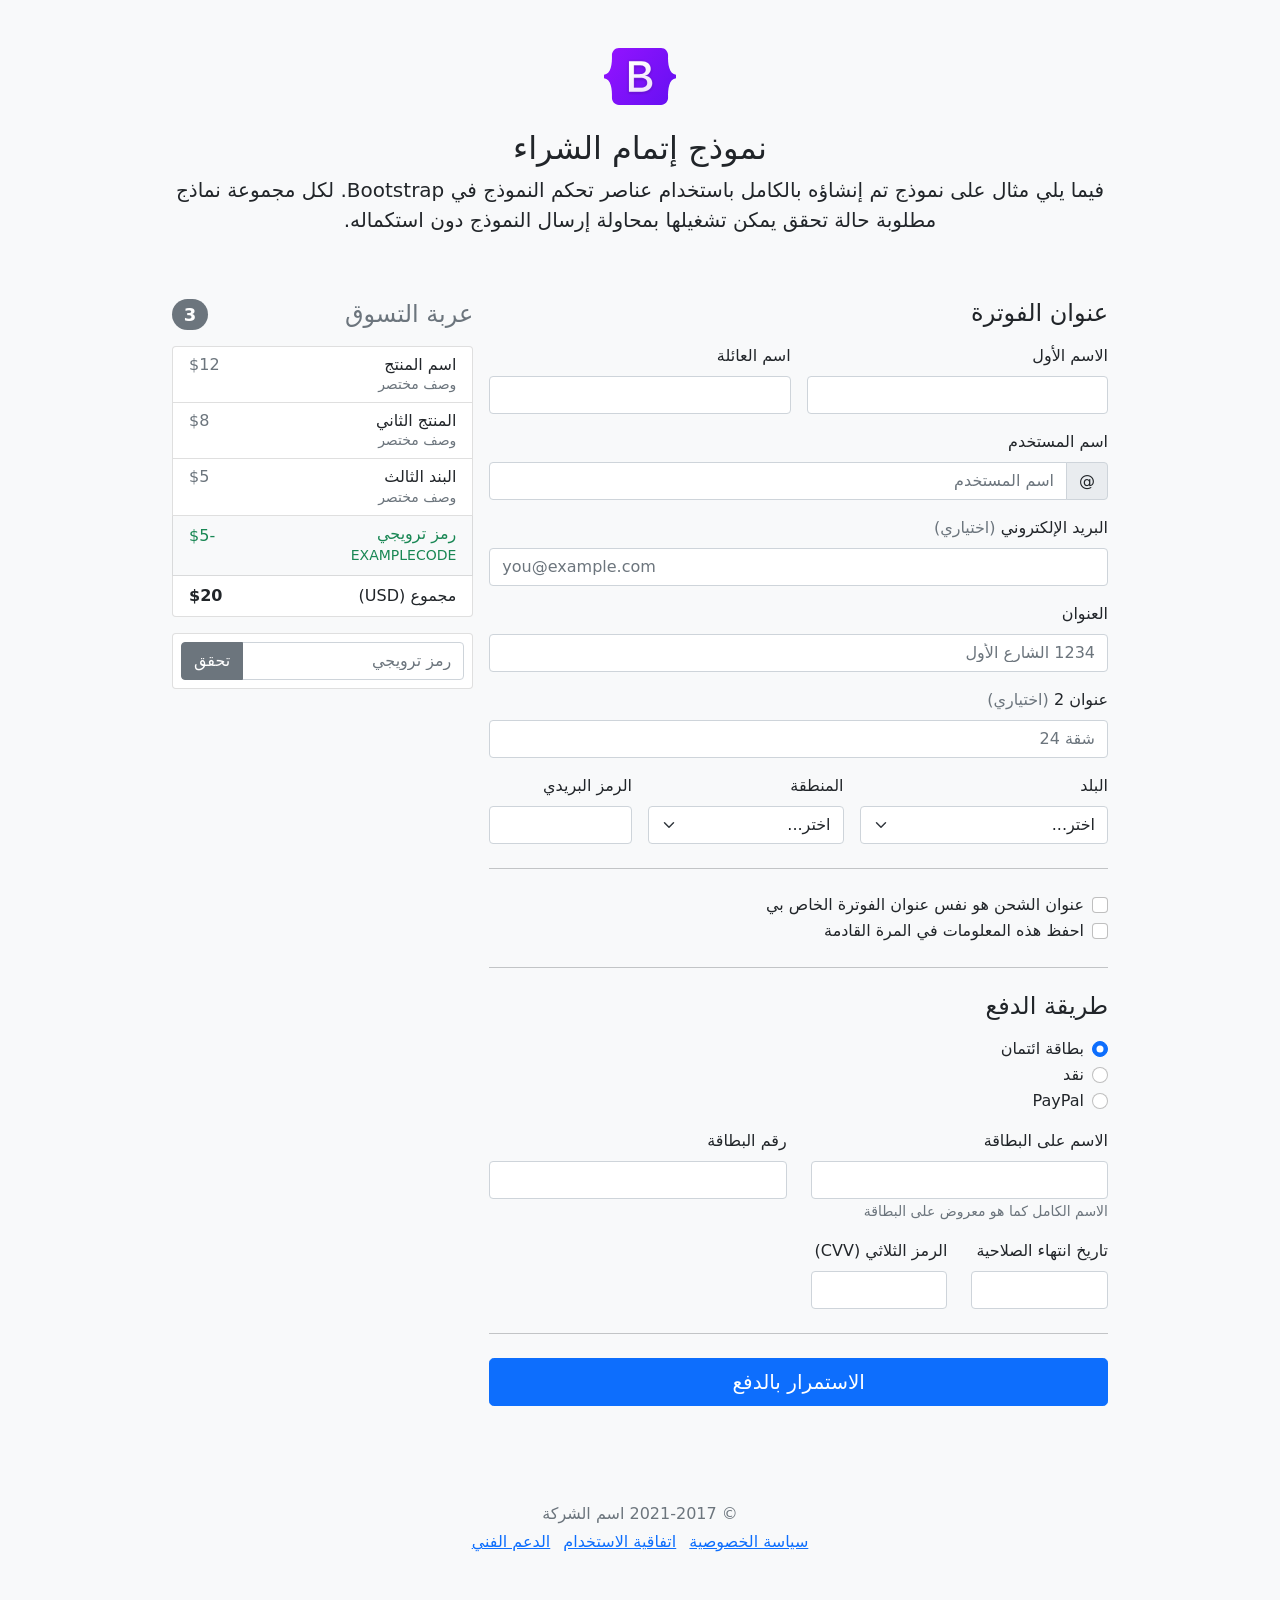
<file: bootstrap/bootstrap-5.1.3-examples/checkout-rtl/index.html>
<!doctype html>
<html lang="ar" dir="rtl">
  <head>
    <meta charset="utf-8">
    <meta name="viewport" content="width=device-width, initial-scale=1">
    <meta name="description" content="">
    <meta name="author" content="Mark Otto, Jacob Thornton, and Bootstrap contributors">
    <meta name="generator" content="Hugo 0.88.1">
    <title>مثال إتمام الشراء · Bootstrap v5.1</title>

    <link rel="canonical" href="https://getbootstrap.com/docs/5.1/examples/checkout-rtl/">

    

    <!-- Bootstrap core CSS -->
<link href="../assets/dist/css/bootstrap.rtl.min.css" rel="stylesheet">

    <style>
      .bd-placeholder-img {
        font-size: 1.125rem;
        text-anchor: middle;
        -webkit-user-select: none;
        -moz-user-select: none;
        user-select: none;
      }

      @media (min-width: 768px) {
        .bd-placeholder-img-lg {
          font-size: 3.5rem;
        }
      }
    </style>

    
    <!-- Custom styles for this template -->
    <link href="../checkout/form-validation.css" rel="stylesheet">
  </head>
  <body class="bg-light">
    
<div class="container">
  <main>
    <div class="py-5 text-center">
      <img class="d-block mx-auto mb-4" src="../assets/brand/bootstrap-logo.svg" alt="" width="72" height="57">
      <h2>نموذج إتمام الشراء</h2>
      <p class="lead">فيما يلي مثال على نموذج تم إنشاؤه بالكامل باستخدام عناصر تحكم النموذج في Bootstrap. لكل مجموعة نماذج مطلوبة حالة تحقق يمكن تشغيلها بمحاولة إرسال النموذج دون استكماله.</p>
    </div>

    <div class="row g-3">
      <div class="col-md-5 col-lg-4 order-md-last">
        <h4 class="d-flex justify-content-between align-items-center mb-3">
          <span class="text-muted">عربة التسوق</span>
          <span class="badge bg-secondary rounded-pill">3</span>
        </h4>
        <ul class="list-group mb-3">
          <li class="list-group-item d-flex justify-content-between lh-sm">
            <div>
              <h6 class="my-0">اسم المنتج</h6>
              <small class="text-muted">وصف مختصر</small>
            </div>
            <span class="text-muted">$12</span>
          </li>
          <li class="list-group-item d-flex justify-content-between lh-sm">
            <div>
              <h6 class="my-0">المنتج الثاني</h6>
              <small class="text-muted">وصف مختصر</small>
            </div>
            <span class="text-muted">$8</span>
          </li>
          <li class="list-group-item d-flex justify-content-between lh-sm">
            <div>
              <h6 class="my-0">البند الثالث</h6>
              <small class="text-muted">وصف مختصر</small>
            </div>
            <span class="text-muted">$5</span>
          </li>
          <li class="list-group-item d-flex justify-content-between bg-light">
            <div class="text-success">
              <h6 class="my-0">رمز ترويجي</h6>
              <small>EXAMPLECODE</small>
            </div>
            <span class="text-success">-$5</span>
          </li>
          <li class="list-group-item d-flex justify-content-between">
            <span>مجموع (USD)</span>
            <strong>$20</strong>
          </li>
        </ul>

        <form class="card p-2">
          <div class="input-group">
            <input type="text" class="form-control" placeholder="رمز ترويجي">
            <button type="submit" class="btn btn-secondary">تحقق</button>
          </div>
        </form>
      </div>
      <div class="col-md-7 col-lg-8">
        <h4 class="mb-3">عنوان الفوترة</h4>
        <form class="needs-validation" novalidate>
          <div class="row g-3">
            <div class="col-sm-6">
              <label for="firstName" class="form-label">الاسم الأول</label>
              <input type="text" class="form-control" id="firstName" placeholder="" value="" required>
              <div class="invalid-feedback">
                يرجى إدخال اسم أول صحيح.
              </div>
            </div>

            <div class="col-sm-6">
              <label for="lastName" class="form-label">اسم العائلة</label>
              <input type="text" class="form-control" id="lastName" placeholder="" value="" required>
              <div class="invalid-feedback">
                يرجى إدخال اسم عائلة صحيح.
              </div>
            </div>

            <div class="col-12">
              <label for="username" class="form-label">اسم المستخدم</label>
              <div class="input-group has-validation">
                <span class="input-group-text">@</span>
                <input type="text" class="form-control" id="username" placeholder="اسم المستخدم" required>
              <div class="invalid-feedback">
                اسم المستخدم الخاص بك مطلوب.
                </div>
              </div>
            </div>

            <div class="col-12">
              <label for="email" class="form-label">البريد الإلكتروني <span class="text-muted">(اختياري)</span></label>
              <input type="email" class="form-control" id="email" placeholder="you@example.com">
              <div class="invalid-feedback">
                يرجى إدخال عنوان بريد إلكتروني صحيح لتصلكم تحديثات الشحن.
              </div>
            </div>

            <div class="col-12">
              <label for="address" class="form-label">العنوان</label>
              <input type="text" class="form-control" id="address" placeholder="1234 الشارع الأول" required>
              <div class="invalid-feedback">
                يرجى إدخال عنوان الشحن الخاص بك.
              </div>
            </div>

            <div class="col-12">
              <label for="address2" class="form-label">عنوان 2 <span class="text-muted">(اختياري)</span></label>
              <input type="text" class="form-control" id="address2" placeholder="شقة 24">
            </div>

            <div class="col-md-5">
              <label for="country" class="form-label">البلد</label>
              <select class="form-select" id="country" required>
                <option value="">اختر...</option>
                <option>الولايات المتحدة الأمريكية</option>
              </select>
              <div class="invalid-feedback">
                يرجى اختيار بلد صحيح.
              </div>
            </div>

            <div class="col-md-4">
              <label for="state" class="form-label">المنطقة</label>
              <select class="form-select" id="state" required>
                <option value="">اختر...</option>
                <option>كاليفورنيا</option>
              </select>
              <div class="invalid-feedback">
                يرجى اختيار اسم منطقة صحيح.
              </div>
            </div>

            <div class="col-md-3">
              <label for="zip" class="form-label">الرمز البريدي</label>
              <input type="text" class="form-control" id="zip" placeholder="" required>
              <div class="invalid-feedback">
                الرمز البريدي مطلوب.
              </div>
            </div>
          </div>

          <hr class="my-4">

          <div class="form-check">
            <input type="checkbox" class="form-check-input" id="same-address">
            <label class="form-check-label" for="same-address">عنوان الشحن هو نفس عنوان الفوترة الخاص بي</label>
          </div>

          <div class="form-check">
            <input type="checkbox" class="form-check-input" id="save-info">
            <label class="form-check-label" for="save-info">احفظ هذه المعلومات في المرة القادمة</label>
          </div>

          <hr class="my-4">

          <h4 class="mb-3">طريقة الدفع</h4>

          <div class="my-3">
            <div class="form-check">
              <input id="credit" name="paymentMethod" type="radio" class="form-check-input" checked required>
              <label class="form-check-label" for="credit">بطاقة ائتمان</label>
            </div>
            <div class="form-check">
              <input id="cash" name="paymentMethod" type="radio" class="form-check-input" required>
              <label class="form-check-label" for="cash">نقد</label>
            </div>
            <div class="form-check">
              <input id="paypal" name="paymentMethod" type="radio" class="form-check-input" required>
              <label class="form-check-label" for="paypal">PayPal</label>
            </div>
          </div>

          <div class="row gy-3">
            <div class="col-md-6">
              <label for="cc-name" class="form-label">الاسم على البطاقة</label>
              <input type="text" class="form-control" id="cc-name" placeholder="" required>
              <small class="text-muted">الاسم الكامل كما هو معروض على البطاقة</small>
              <div class="invalid-feedback">
                الاسم على البطاقة مطلوب
              </div>
            </div>

            <div class="col-md-6">
              <label for="cc-number" class="form-label">رقم البطاقة</label>
              <input type="text" class="form-control" id="cc-number" placeholder="" required>
              <div class="invalid-feedback">
                رقم بطاقة الائتمان مطلوب
              </div>
            </div>

            <div class="col-md-3">
              <label for="cc-expiration" class="form-label">تاريخ انتهاء الصلاحية</label>
              <input type="text" class="form-control" id="cc-expiration" placeholder="" required>
              <div class="invalid-feedback">
                تاريخ انتهاء الصلاحية مطلوب
              </div>
            </div>

            <div class="col-md-3">
              <label for="cc-cvv" class="form-label">الرمز الثلاثي (CVV)</label>
              <input type="text" class="form-control" id="cc-cvv" placeholder="" required>
              <div class="invalid-feedback">
                رمز الحماية مطلوب
              </div>
            </div>
          </div>

          <hr class="my-4">

          <button class="w-100 btn btn-primary btn-lg" type="submit">الاستمرار بالدفع</button>
        </form>
      </div>
    </div>
  </main>
  <footer class="my-5 pt-5 text-muted text-center text-small">
    <p class="mb-1">&copy; 2021-2017 اسم الشركة</p>
    <ul class="list-inline">
      <li class="list-inline-item"><a href="#">سياسة الخصوصية</a></li>
      <li class="list-inline-item"><a href="#">اتفاقية الاستخدام</a></li>
      <li class="list-inline-item"><a href="#">الدعم الفني</a></li>
    </ul>
  </footer>
</div>


    <script src="../assets/dist/js/bootstrap.bundle.min.js"></script>

      <script src="../checkout/form-validation.js"></script>
  </body>
</html>
</file>
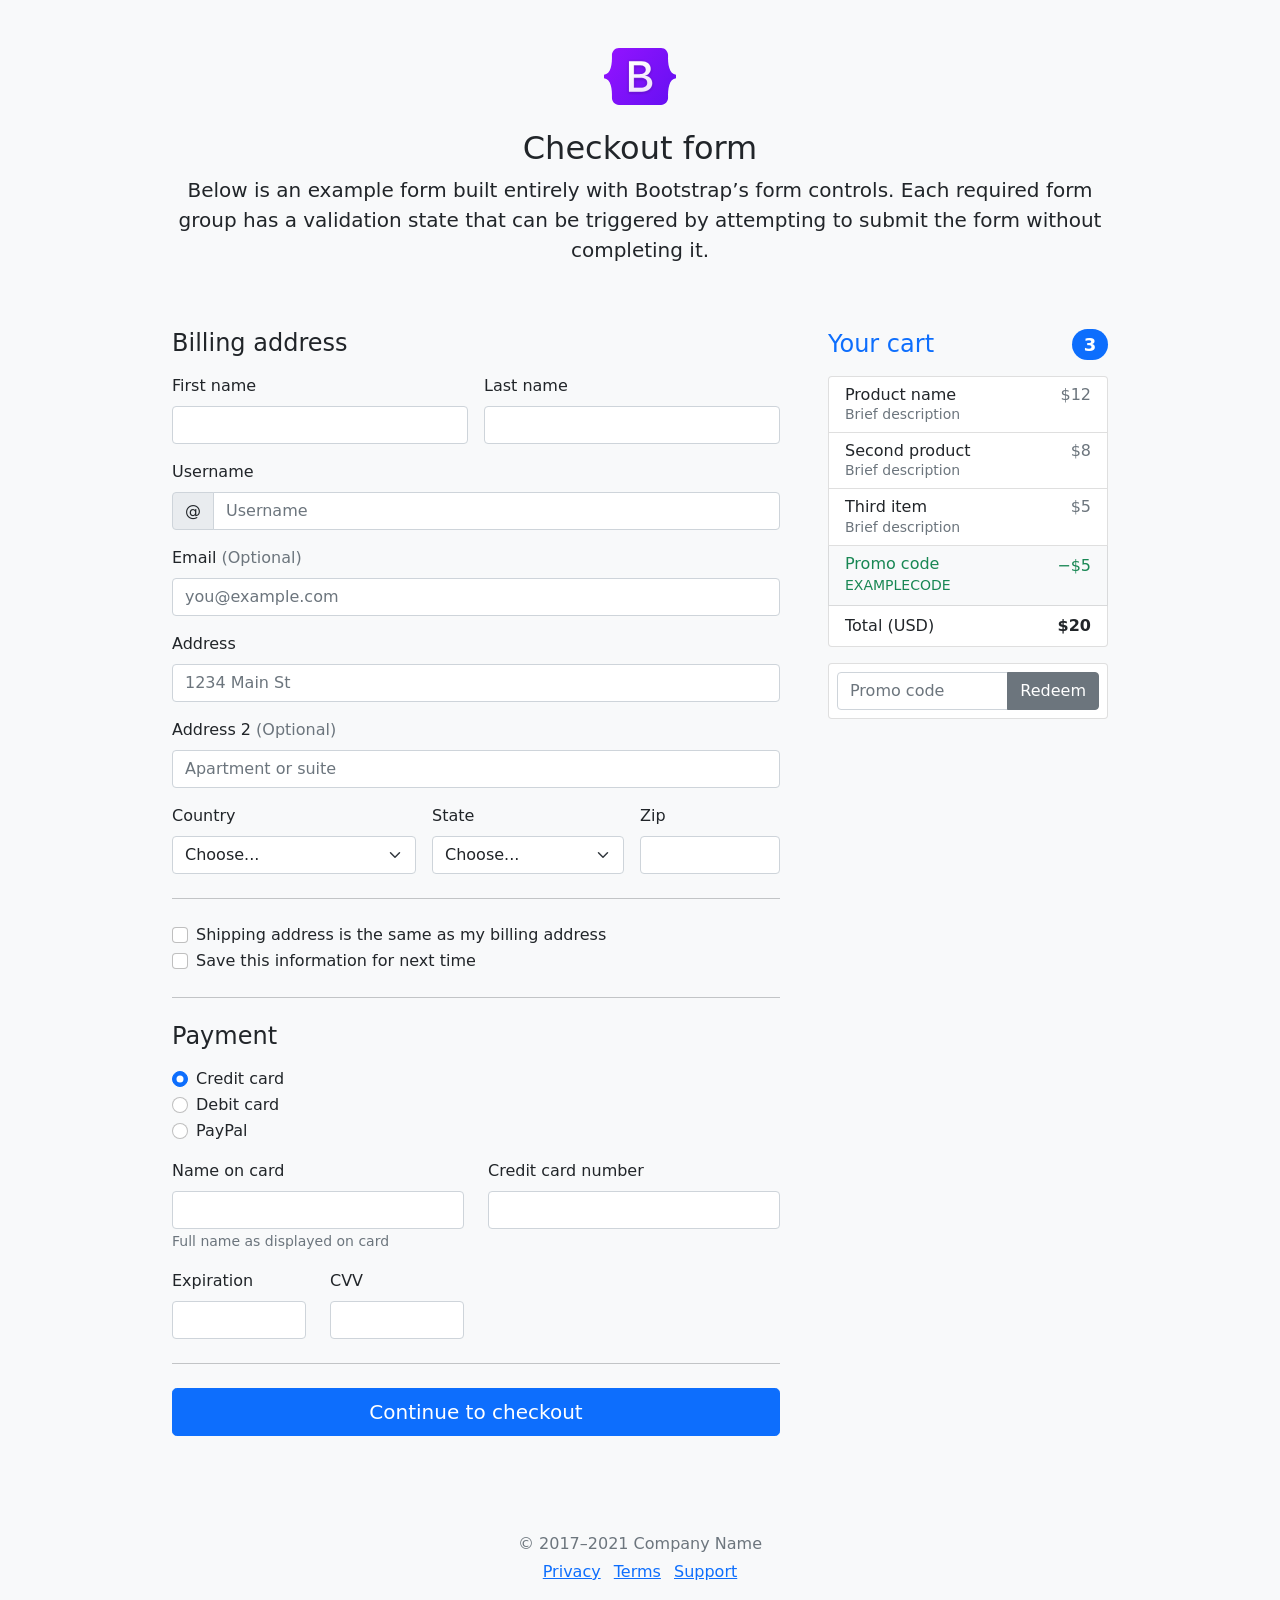
<file: bootstrap/bootstrap-5.1.3-examples/checkout/index.html>
<!doctype html>
<html lang="en">
  <head>
    <meta charset="utf-8">
    <meta name="viewport" content="width=device-width, initial-scale=1">
    <meta name="description" content="">
    <meta name="author" content="Mark Otto, Jacob Thornton, and Bootstrap contributors">
    <meta name="generator" content="Hugo 0.88.1">
    <title>Checkout example · Bootstrap v5.1</title>

    <link rel="canonical" href="https://getbootstrap.com/docs/5.1/examples/checkout/">

    

    <!-- Bootstrap core CSS -->
<link href="../assets/dist/css/bootstrap.min.css" rel="stylesheet">

    <style>
      .bd-placeholder-img {
        font-size: 1.125rem;
        text-anchor: middle;
        -webkit-user-select: none;
        -moz-user-select: none;
        user-select: none;
      }

      @media (min-width: 768px) {
        .bd-placeholder-img-lg {
          font-size: 3.5rem;
        }
      }
    </style>

    
    <!-- Custom styles for this template -->
    <link href="form-validation.css" rel="stylesheet">
  </head>
  <body class="bg-light">
    
<div class="container">
  <main>
    <div class="py-5 text-center">
      <img class="d-block mx-auto mb-4" src="../assets/brand/bootstrap-logo.svg" alt="" width="72" height="57">
      <h2>Checkout form</h2>
      <p class="lead">Below is an example form built entirely with Bootstrap’s form controls. Each required form group has a validation state that can be triggered by attempting to submit the form without completing it.</p>
    </div>

    <div class="row g-5">
      <div class="col-md-5 col-lg-4 order-md-last">
        <h4 class="d-flex justify-content-between align-items-center mb-3">
          <span class="text-primary">Your cart</span>
          <span class="badge bg-primary rounded-pill">3</span>
        </h4>
        <ul class="list-group mb-3">
          <li class="list-group-item d-flex justify-content-between lh-sm">
            <div>
              <h6 class="my-0">Product name</h6>
              <small class="text-muted">Brief description</small>
            </div>
            <span class="text-muted">$12</span>
          </li>
          <li class="list-group-item d-flex justify-content-between lh-sm">
            <div>
              <h6 class="my-0">Second product</h6>
              <small class="text-muted">Brief description</small>
            </div>
            <span class="text-muted">$8</span>
          </li>
          <li class="list-group-item d-flex justify-content-between lh-sm">
            <div>
              <h6 class="my-0">Third item</h6>
              <small class="text-muted">Brief description</small>
            </div>
            <span class="text-muted">$5</span>
          </li>
          <li class="list-group-item d-flex justify-content-between bg-light">
            <div class="text-success">
              <h6 class="my-0">Promo code</h6>
              <small>EXAMPLECODE</small>
            </div>
            <span class="text-success">−$5</span>
          </li>
          <li class="list-group-item d-flex justify-content-between">
            <span>Total (USD)</span>
            <strong>$20</strong>
          </li>
        </ul>

        <form class="card p-2">
          <div class="input-group">
            <input type="text" class="form-control" placeholder="Promo code">
            <button type="submit" class="btn btn-secondary">Redeem</button>
          </div>
        </form>
      </div>
      <div class="col-md-7 col-lg-8">
        <h4 class="mb-3">Billing address</h4>
        <form class="needs-validation" novalidate>
          <div class="row g-3">
            <div class="col-sm-6">
              <label for="firstName" class="form-label">First name</label>
              <input type="text" class="form-control" id="firstName" placeholder="" value="" required>
              <div class="invalid-feedback">
                Valid first name is required.
              </div>
            </div>

            <div class="col-sm-6">
              <label for="lastName" class="form-label">Last name</label>
              <input type="text" class="form-control" id="lastName" placeholder="" value="" required>
              <div class="invalid-feedback">
                Valid last name is required.
              </div>
            </div>

            <div class="col-12">
              <label for="username" class="form-label">Username</label>
              <div class="input-group has-validation">
                <span class="input-group-text">@</span>
                <input type="text" class="form-control" id="username" placeholder="Username" required>
              <div class="invalid-feedback">
                  Your username is required.
                </div>
              </div>
            </div>

            <div class="col-12">
              <label for="email" class="form-label">Email <span class="text-muted">(Optional)</span></label>
              <input type="email" class="form-control" id="email" placeholder="you@example.com">
              <div class="invalid-feedback">
                Please enter a valid email address for shipping updates.
              </div>
            </div>

            <div class="col-12">
              <label for="address" class="form-label">Address</label>
              <input type="text" class="form-control" id="address" placeholder="1234 Main St" required>
              <div class="invalid-feedback">
                Please enter your shipping address.
              </div>
            </div>

            <div class="col-12">
              <label for="address2" class="form-label">Address 2 <span class="text-muted">(Optional)</span></label>
              <input type="text" class="form-control" id="address2" placeholder="Apartment or suite">
            </div>

            <div class="col-md-5">
              <label for="country" class="form-label">Country</label>
              <select class="form-select" id="country" required>
                <option value="">Choose...</option>
                <option>United States</option>
              </select>
              <div class="invalid-feedback">
                Please select a valid country.
              </div>
            </div>

            <div class="col-md-4">
              <label for="state" class="form-label">State</label>
              <select class="form-select" id="state" required>
                <option value="">Choose...</option>
                <option>California</option>
              </select>
              <div class="invalid-feedback">
                Please provide a valid state.
              </div>
            </div>

            <div class="col-md-3">
              <label for="zip" class="form-label">Zip</label>
              <input type="text" class="form-control" id="zip" placeholder="" required>
              <div class="invalid-feedback">
                Zip code required.
              </div>
            </div>
          </div>

          <hr class="my-4">

          <div class="form-check">
            <input type="checkbox" class="form-check-input" id="same-address">
            <label class="form-check-label" for="same-address">Shipping address is the same as my billing address</label>
          </div>

          <div class="form-check">
            <input type="checkbox" class="form-check-input" id="save-info">
            <label class="form-check-label" for="save-info">Save this information for next time</label>
          </div>

          <hr class="my-4">

          <h4 class="mb-3">Payment</h4>

          <div class="my-3">
            <div class="form-check">
              <input id="credit" name="paymentMethod" type="radio" class="form-check-input" checked required>
              <label class="form-check-label" for="credit">Credit card</label>
            </div>
            <div class="form-check">
              <input id="debit" name="paymentMethod" type="radio" class="form-check-input" required>
              <label class="form-check-label" for="debit">Debit card</label>
            </div>
            <div class="form-check">
              <input id="paypal" name="paymentMethod" type="radio" class="form-check-input" required>
              <label class="form-check-label" for="paypal">PayPal</label>
            </div>
          </div>

          <div class="row gy-3">
            <div class="col-md-6">
              <label for="cc-name" class="form-label">Name on card</label>
              <input type="text" class="form-control" id="cc-name" placeholder="" required>
              <small class="text-muted">Full name as displayed on card</small>
              <div class="invalid-feedback">
                Name on card is required
              </div>
            </div>

            <div class="col-md-6">
              <label for="cc-number" class="form-label">Credit card number</label>
              <input type="text" class="form-control" id="cc-number" placeholder="" required>
              <div class="invalid-feedback">
                Credit card number is required
              </div>
            </div>

            <div class="col-md-3">
              <label for="cc-expiration" class="form-label">Expiration</label>
              <input type="text" class="form-control" id="cc-expiration" placeholder="" required>
              <div class="invalid-feedback">
                Expiration date required
              </div>
            </div>

            <div class="col-md-3">
              <label for="cc-cvv" class="form-label">CVV</label>
              <input type="text" class="form-control" id="cc-cvv" placeholder="" required>
              <div class="invalid-feedback">
                Security code required
              </div>
            </div>
          </div>

          <hr class="my-4">

          <button class="w-100 btn btn-primary btn-lg" type="submit">Continue to checkout</button>
        </form>
      </div>
    </div>
  </main>

  <footer class="my-5 pt-5 text-muted text-center text-small">
    <p class="mb-1">&copy; 2017–2021 Company Name</p>
    <ul class="list-inline">
      <li class="list-inline-item"><a href="#">Privacy</a></li>
      <li class="list-inline-item"><a href="#">Terms</a></li>
      <li class="list-inline-item"><a href="#">Support</a></li>
    </ul>
  </footer>
</div>


    <script src="../assets/dist/js/bootstrap.bundle.min.js"></script>

      <script src="form-validation.js"></script>
  </body>
</html>
</file>
<file: bootstrap/bootstrap-5.1.3-examples/blog/blog.rtl.css>
/* stylelint-disable selector-list-comma-newline-after */

.blog-header {
  line-height: 1;
  border-bottom: 1px solid #e5e5e5;
}

.blog-header-logo {
  font-family: Amiri, Georgia, "Times New Roman", serif;
  font-size: 2.25rem;
}

.blog-header-logo:hover {
  text-decoration: none;
}

h1, h2, h3, h4, h5, h6 {
  font-family: Amiri, Georgia, "Times New Roman", serif;
}

.display-4 {
  font-size: 2.5rem;
}
@media (min-width: 768px) {
  .display-4 {
    font-size: 3rem;
  }
}

.nav-scroller {
  position: relative;
  z-index: 2;
  height: 2.75rem;
  overflow-y: hidden;
}

.nav-scroller .nav {
  display: flex;
  flex-wrap: nowrap;
  padding-bottom: 1rem;
  margin-top: -1px;
  overflow-x: auto;
  text-align: center;
  white-space: nowrap;
  -webkit-overflow-scrolling: touch;
}

.nav-scroller .nav-link {
  padding-top: .75rem;
  padding-bottom: .75rem;
  font-size: .875rem;
}

.card-img-right {
  height: 100%;
  border-radius: 3px 0 0 3px;
}

.flex-auto {
  flex: 0 0 auto;
}

.h-250 { height: 250px; }
@media (min-width: 768px) {
  .h-md-250 { height: 250px; }
}

/* Pagination */
.blog-pagination {
  margin-bottom: 4rem;
}
.blog-pagination > .btn {
  border-radius: 2rem;
}

/*
 * Blog posts
 */
.blog-post {
  margin-bottom: 4rem;
}
.blog-post-title {
  margin-bottom: .25rem;
  font-size: 2.5rem;
}
.blog-post-meta {
  margin-bottom: 1.25rem;
  color: #727272;
}

/*
 * Footer
 */
.blog-footer {
  padding: 2.5rem 0;
  color: #727272;
  text-align: center;
  background-color: #f9f9f9;
  border-top: .05rem solid #e5e5e5;
}
.blog-footer p:last-child {
  margin-bottom: 0;
}
</file>
<file: bootstrap/bootstrap-5.1.3-examples/blog/blog.css>
/* stylelint-disable selector-list-comma-newline-after */

.blog-header {
  line-height: 1;
  border-bottom: 1px solid #e5e5e5;
}

.blog-header-logo {
  font-family: "Playfair Display", Georgia, "Times New Roman", serif/*rtl:Amiri, Georgia, "Times New Roman", serif*/;
  font-size: 2.25rem;
}

.blog-header-logo:hover {
  text-decoration: none;
}

h1, h2, h3, h4, h5, h6 {
  font-family: "Playfair Display", Georgia, "Times New Roman", serif/*rtl:Amiri, Georgia, "Times New Roman", serif*/;
}

.display-4 {
  font-size: 2.5rem;
}
@media (min-width: 768px) {
  .display-4 {
    font-size: 3rem;
  }
}

.nav-scroller {
  position: relative;
  z-index: 2;
  height: 2.75rem;
  overflow-y: hidden;
}

.nav-scroller .nav {
  display: flex;
  flex-wrap: nowrap;
  padding-bottom: 1rem;
  margin-top: -1px;
  overflow-x: auto;
  text-align: center;
  white-space: nowrap;
  -webkit-overflow-scrolling: touch;
}

.nav-scroller .nav-link {
  padding-top: .75rem;
  padding-bottom: .75rem;
  font-size: .875rem;
}

.card-img-right {
  height: 100%;
  border-radius: 0 3px 3px 0;
}

.flex-auto {
  flex: 0 0 auto;
}

.h-250 { height: 250px; }
@media (min-width: 768px) {
  .h-md-250 { height: 250px; }
}

/* Pagination */
.blog-pagination {
  margin-bottom: 4rem;
}
.blog-pagination > .btn {
  border-radius: 2rem;
}

/*
 * Blog posts
 */
.blog-post {
  margin-bottom: 4rem;
}
.blog-post-title {
  margin-bottom: .25rem;
  font-size: 2.5rem;
}
.blog-post-meta {
  margin-bottom: 1.25rem;
  color: #727272;
}

/*
 * Footer
 */
.blog-footer {
  padding: 2.5rem 0;
  color: #727272;
  text-align: center;
  background-color: #f9f9f9;
  border-top: .05rem solid #e5e5e5;
}
.blog-footer p:last-child {
  margin-bottom: 0;
}
</file>
<file: bootstrap/bootstrap-5.1.3-examples/carousel/carousel.rtl.css>
/* GLOBAL STYLES
-------------------------------------------------- */
/* Padding below the footer and lighter body text */

body {
  padding-top: 3rem;
  padding-bottom: 3rem;
  color: #5a5a5a;
}


/* CUSTOMIZE THE CAROUSEL
-------------------------------------------------- */

/* Carousel base class */
.carousel {
  margin-bottom: 4rem;
}
/* Since positioning the image, we need to help out the caption */
.carousel-caption {
  bottom: 3rem;
  z-index: 10;
}

/* Declare heights because of positioning of img element */
.carousel-item {
  height: 32rem;
}
.carousel-item > img {
  position: absolute;
  top: 0;
  right: 0;
  min-width: 100%;
  height: 32rem;
}


/* MARKETING CONTENT
-------------------------------------------------- */

/* Center align the text within the three columns below the carousel */
.marketing .col-lg-4 {
  margin-bottom: 1.5rem;
  text-align: center;
}
.marketing h2 {
  font-weight: 400;
}
.marketing .col-lg-4 p {
  margin-right: .75rem;
  margin-left: .75rem;
}


/* Featurettes
------------------------- */

.featurette-divider {
  margin: 5rem 0; /* Space out the Bootstrap <hr> more */
}

/* Thin out the marketing headings */
.featurette-heading {
  font-weight: 300;
  line-height: 1;
}


/* RESPONSIVE CSS
-------------------------------------------------- */

@media (min-width: 40em) {
  /* Bump up size of carousel content */
  .carousel-caption p {
    margin-bottom: 1.25rem;
    font-size: 1.25rem;
    line-height: 1.4;
  }

  .featurette-heading {
    font-size: 50px;
  }
}

@media (min-width: 62em) {
  .featurette-heading {
    margin-top: 7rem;
  }
}
</file>
<file: bootstrap/bootstrap-5.1.3-examples/carousel/carousel.css>
/* GLOBAL STYLES
-------------------------------------------------- */
/* Padding below the footer and lighter body text */

body {
  padding-top: 3rem;
  padding-bottom: 3rem;
  color: #5a5a5a;
}


/* CUSTOMIZE THE CAROUSEL
-------------------------------------------------- */

/* Carousel base class */
.carousel {
  margin-bottom: 4rem;
}
/* Since positioning the image, we need to help out the caption */
.carousel-caption {
  bottom: 3rem;
  z-index: 10;
}

/* Declare heights because of positioning of img element */
.carousel-item {
  height: 32rem;
}
.carousel-item > img {
  position: absolute;
  top: 0;
  left: 0;
  min-width: 100%;
  height: 32rem;
}


/* MARKETING CONTENT
-------------------------------------------------- */

/* Center align the text within the three columns below the carousel */
.marketing .col-lg-4 {
  margin-bottom: 1.5rem;
  text-align: center;
}
.marketing h2 {
  font-weight: 400;
}
/* rtl:begin:ignore */
.marketing .col-lg-4 p {
  margin-right: .75rem;
  margin-left: .75rem;
}
/* rtl:end:ignore */


/* Featurettes
------------------------- */

.featurette-divider {
  margin: 5rem 0; /* Space out the Bootstrap <hr> more */
}

/* Thin out the marketing headings */
.featurette-heading {
  font-weight: 300;
  line-height: 1;
  /* rtl:remove */
  letter-spacing: -.05rem;
}


/* RESPONSIVE CSS
-------------------------------------------------- */

@media (min-width: 40em) {
  /* Bump up size of carousel content */
  .carousel-caption p {
    margin-bottom: 1.25rem;
    font-size: 1.25rem;
    line-height: 1.4;
  }

  .featurette-heading {
    font-size: 50px;
  }
}

@media (min-width: 62em) {
  .featurette-heading {
    margin-top: 7rem;
  }
}
</file>
<file: bootstrap/bootstrap-5.1.3-examples/checkout/form-validation.css>
.container {
  max-width: 960px;
}
</file>
<file: bootstrap/bootstrap-5.1.3-examples/cheatsheet/cheatsheet.rtl.css>
body {
  scroll-behavior: smooth;
}

/**
 * Bootstrap "Journal code" icon
 * @link https://icons.getbootstrap.com/icons/journal-code/
 */
.bd-heading a::before {
  display: inline-block;
  width: 1em;
  height: 1em;
  margin-left: .25rem;
  content: "";
  background-image: url("data:image/svg+xml,%3Csvg xmlns='http://www.w3.org/2000/svg' fill='%25230d6efd' viewBox='0 0 16 16'%3E%3Cpath d='M4 1h8a2 2 0 0 1 2 2v10a2 2 0 0 1-2 2H4a2 2 0 0 1-2-2h1a1 1 0 0 0 1 1h8a1 1 0 0 0 1-1V3a1 1 0 0 0-1-1H4a1 1 0 0 0-1 1H2a2 2 0 0 1 2-2z'/%3E%3Cpath d='M2 5v-.5a.5.5 0 0 1 1 0V5h.5a.5.5 0 0 1 0 1h-2a.5.5 0 0 1 0-1H2zm0 3v-.5a.5.5 0 0 1 1 0V8h.5a.5.5 0 0 1 0 1h-2a.5.5 0 0 1 0-1H2zm0 3v-.5a.5.5 0 0 1 1 0v.5h.5a.5.5 0 0 1 0 1h-2a.5.5 0 0 1 0-1H2z'/%3E%3Cpath fill-rule='evenodd' d='M8.646 5.646a.5.5 0 0 1 .708 0l2 2a.5.5 0 0 1 0 .708l-2 2a.5.5 0 0 1-.708-.708L10.293 8 8.646 6.354a.5.5 0 0 1 0-.708zm-1.292 0a.5.5 0 0 0-.708 0l-2 2a.5.5 0 0 0 0 .708l2 2a.5.5 0 0 0 .708-.708L5.707 8l1.647-1.646a.5.5 0 0 0 0-.708z'/%3E%3C/svg%3E");
  background-size: 1em;
}

/* stylelint-disable-next-line selector-max-universal */
.bd-heading + div > * + * {
  margin-top: 3rem;
}

/* Table of contents */
.bd-aside a {
  padding: .1875rem .5rem;
  margin-top: .125rem;
  margin-right: .3125rem;
  color: rgba(0, 0, 0, .65);
  text-decoration: none;
}

.bd-aside a:hover,
.bd-aside a:focus {
  color: rgba(0, 0, 0, .85);
  background-color: rgba(121, 82, 179, .1);
}

.bd-aside .active {
  font-weight: 600;
  color: rgba(0, 0, 0, .85);
}

.bd-aside .btn {
  padding: .25rem .5rem;
  font-weight: 600;
  color: rgba(0, 0, 0, .65);
  border: 0;
}

.bd-aside .btn:hover,
.bd-aside .btn:focus {
  color: rgba(0, 0, 0, .85);
  background-color: rgba(121, 82, 179, .1);
}

.bd-aside .btn:focus {
  box-shadow: 0 0 0 1px rgba(121, 82, 179, .7);
}

.bd-aside .btn::before {
  width: 1.25em;
  line-height: 0;
  content: url("data:image/svg+xml,%3csvg xmlns='http://www.w3.org/2000/svg' width='16' height='16' viewBox='0 0 16 16'%3e%3cpath fill='none' stroke='rgba%280,0,0,.5%29' stroke-linecap='round' stroke-linejoin='round' stroke-width='2' d='M5 14l6-6-6-6'/%3e%3c/svg%3e");
  transition: transform .35s ease;
  transform: rotate(180deg) translateX(-2px);
  transform-origin: .5em 50%;
}

.bd-aside .btn[aria-expanded="true"]::before {
  transform: rotate(90deg);
}


/* Examples */
.scrollspy-example {
  position: relative;
  height: 200px;
  margin-top: .5rem;
  overflow: auto;
}

[id="modal"] .bd-example .btn,
[id="buttons"] .bd-example .btn,
[id="tooltips"] .bd-example .btn,
[id="popovers"] .bd-example .btn,
[id="dropdowns"] .bd-example .btn-group,
[id="dropdowns"] .bd-example .dropdown,
[id="dropdowns"] .bd-example .dropup,
[id="dropdowns"] .bd-example .dropend,
[id="dropdowns"] .bd-example .dropstart {
  margin: 0 0 1rem 1rem;
}

/* Layout */
@media (min-width: 1200px) {
  body {
    display: grid;
    gap: 1rem;
    grid-template-columns: 1fr 4fr 1fr;
    grid-template-rows: auto;
  }

  .bd-header {
    position: fixed;
    top: 0;
    right: 0;
    left: 0;
    z-index: 1030;
    grid-column: 1 / span 3;
  }

  .bd-aside,
  .bd-cheatsheet {
    padding-top: 4rem;
  }

  /**
   * 1. Too bad only Firefox supports subgrids ATM
   */
  .bd-cheatsheet,
  .bd-cheatsheet section,
  .bd-cheatsheet article {
    display: inherit; /* 1 */
    gap: inherit; /* 1 */
    grid-template-columns: 1fr 4fr;
    grid-column: 1 / span 2;
    grid-template-rows: auto;
  }

  .bd-aside {
    grid-area: 1 / 3;
    scroll-margin-top: 4rem;
  }

  .bd-cheatsheet section,
  .bd-cheatsheet section > h2 {
    top: 2rem;
    scroll-margin-top: 2rem;
  }

  .bd-cheatsheet section > h2::before {
    position: absolute;
    top: 0;
    right: 0;
    bottom: -2rem;
    left: 0;
    z-index: -1;
    content: "";
    background-image: linear-gradient(to bottom, rgba(255, 255, 255, 1) calc(100% - 3rem), rgba(255, 255, 255, .01));
  }

  .bd-cheatsheet article,
  .bd-cheatsheet .bd-heading {
    top: 8rem;
    scroll-margin-top: 8rem;
  }

  .bd-cheatsheet .bd-heading {
    z-index: 1;
  }
}
</file>
<file: bootstrap/bootstrap-5.1.3-examples/cheatsheet/cheatsheet.css>
body {
  scroll-behavior: smooth;
}

/**
 * Bootstrap "Journal code" icon
 * @link https://icons.getbootstrap.com/icons/journal-code/
 */
.bd-heading a::before {
  display: inline-block;
  width: 1em;
  height: 1em;
  margin-right: .25rem;
  content: "";
  background-image: url("data:image/svg+xml,%3Csvg xmlns='http://www.w3.org/2000/svg' fill='%25230d6efd' viewBox='0 0 16 16'%3E%3Cpath d='M4 1h8a2 2 0 0 1 2 2v10a2 2 0 0 1-2 2H4a2 2 0 0 1-2-2h1a1 1 0 0 0 1 1h8a1 1 0 0 0 1-1V3a1 1 0 0 0-1-1H4a1 1 0 0 0-1 1H2a2 2 0 0 1 2-2z'/%3E%3Cpath d='M2 5v-.5a.5.5 0 0 1 1 0V5h.5a.5.5 0 0 1 0 1h-2a.5.5 0 0 1 0-1H2zm0 3v-.5a.5.5 0 0 1 1 0V8h.5a.5.5 0 0 1 0 1h-2a.5.5 0 0 1 0-1H2zm0 3v-.5a.5.5 0 0 1 1 0v.5h.5a.5.5 0 0 1 0 1h-2a.5.5 0 0 1 0-1H2z'/%3E%3Cpath fill-rule='evenodd' d='M8.646 5.646a.5.5 0 0 1 .708 0l2 2a.5.5 0 0 1 0 .708l-2 2a.5.5 0 0 1-.708-.708L10.293 8 8.646 6.354a.5.5 0 0 1 0-.708zm-1.292 0a.5.5 0 0 0-.708 0l-2 2a.5.5 0 0 0 0 .708l2 2a.5.5 0 0 0 .708-.708L5.707 8l1.647-1.646a.5.5 0 0 0 0-.708z'/%3E%3C/svg%3E");
  background-size: 1em;
}

/* stylelint-disable-next-line selector-max-universal */
.bd-heading + div > * + * {
  margin-top: 3rem;
}

/* Table of contents */
.bd-aside a {
  padding: .1875rem .5rem;
  margin-top: .125rem;
  margin-left: .3125rem;
  color: rgba(0, 0, 0, .65);
  text-decoration: none;
}

.bd-aside a:hover,
.bd-aside a:focus {
  color: rgba(0, 0, 0, .85);
  background-color: rgba(121, 82, 179, .1);
}

.bd-aside .active {
  font-weight: 600;
  color: rgba(0, 0, 0, .85);
}

.bd-aside .btn {
  padding: .25rem .5rem;
  font-weight: 600;
  color: rgba(0, 0, 0, .65);
  border: 0;
}

.bd-aside .btn:hover,
.bd-aside .btn:focus {
  color: rgba(0, 0, 0, .85);
  background-color: rgba(121, 82, 179, .1);
}

.bd-aside .btn:focus {
  box-shadow: 0 0 0 1px rgba(121, 82, 179, .7);
}

.bd-aside .btn::before {
  width: 1.25em;
  line-height: 0;
  content: url("data:image/svg+xml,%3csvg xmlns='http://www.w3.org/2000/svg' width='16' height='16' viewBox='0 0 16 16'%3e%3cpath fill='none' stroke='rgba%280,0,0,.5%29' stroke-linecap='round' stroke-linejoin='round' stroke-width='2' d='M5 14l6-6-6-6'/%3e%3c/svg%3e");
  transition: transform .35s ease;

  /* rtl:raw:
  transform: rotate(180deg) translateX(-2px);
  */
  transform-origin: .5em 50%;
}

.bd-aside .btn[aria-expanded="true"]::before {
  transform: rotate(90deg)/* rtl:ignore */;
}


/* Examples */
.scrollspy-example {
  position: relative;
  height: 200px;
  margin-top: .5rem;
  overflow: auto;
}

[id="modal"] .bd-example .btn,
[id="buttons"] .bd-example .btn,
[id="tooltips"] .bd-example .btn,
[id="popovers"] .bd-example .btn,
[id="dropdowns"] .bd-example .btn-group,
[id="dropdowns"] .bd-example .dropdown,
[id="dropdowns"] .bd-example .dropup,
[id="dropdowns"] .bd-example .dropend,
[id="dropdowns"] .bd-example .dropstart {
  margin: 0 1rem 1rem 0;
}

/* Layout */
@media (min-width: 1200px) {
  body {
    display: grid;
    gap: 1rem;
    grid-template-columns: 1fr 4fr 1fr;
    grid-template-rows: auto;
  }

  .bd-header {
    position: fixed;
    top: 0;
    /* rtl:begin:ignore */
    right: 0;
    left: 0;
    /* rtl:end:ignore */
    z-index: 1030;
    grid-column: 1 / span 3;
  }

  .bd-aside,
  .bd-cheatsheet {
    padding-top: 4rem;
  }

  /**
   * 1. Too bad only Firefox supports subgrids ATM
   */
  .bd-cheatsheet,
  .bd-cheatsheet section,
  .bd-cheatsheet article {
    display: inherit; /* 1 */
    gap: inherit; /* 1 */
    grid-template-columns: 1fr 4fr;
    grid-column: 1 / span 2;
    grid-template-rows: auto;
  }

  .bd-aside {
    grid-area: 1 / 3;
    scroll-margin-top: 4rem;
  }

  .bd-cheatsheet section,
  .bd-cheatsheet section > h2 {
    top: 2rem;
    scroll-margin-top: 2rem;
  }

  .bd-cheatsheet section > h2::before {
    position: absolute;
    /* rtl:begin:ignore */
    top: 0;
    right: 0;
    bottom: -2rem;
    left: 0;
    /* rtl:end:ignore */
    z-index: -1;
    content: "";
    background-image: linear-gradient(to bottom, rgba(255, 255, 255, 1) calc(100% - 3rem), rgba(255, 255, 255, .01));
  }

  .bd-cheatsheet article,
  .bd-cheatsheet .bd-heading {
    top: 8rem;
    scroll-margin-top: 8rem;
  }

  .bd-cheatsheet .bd-heading {
    z-index: 1;
  }
}
</file>
